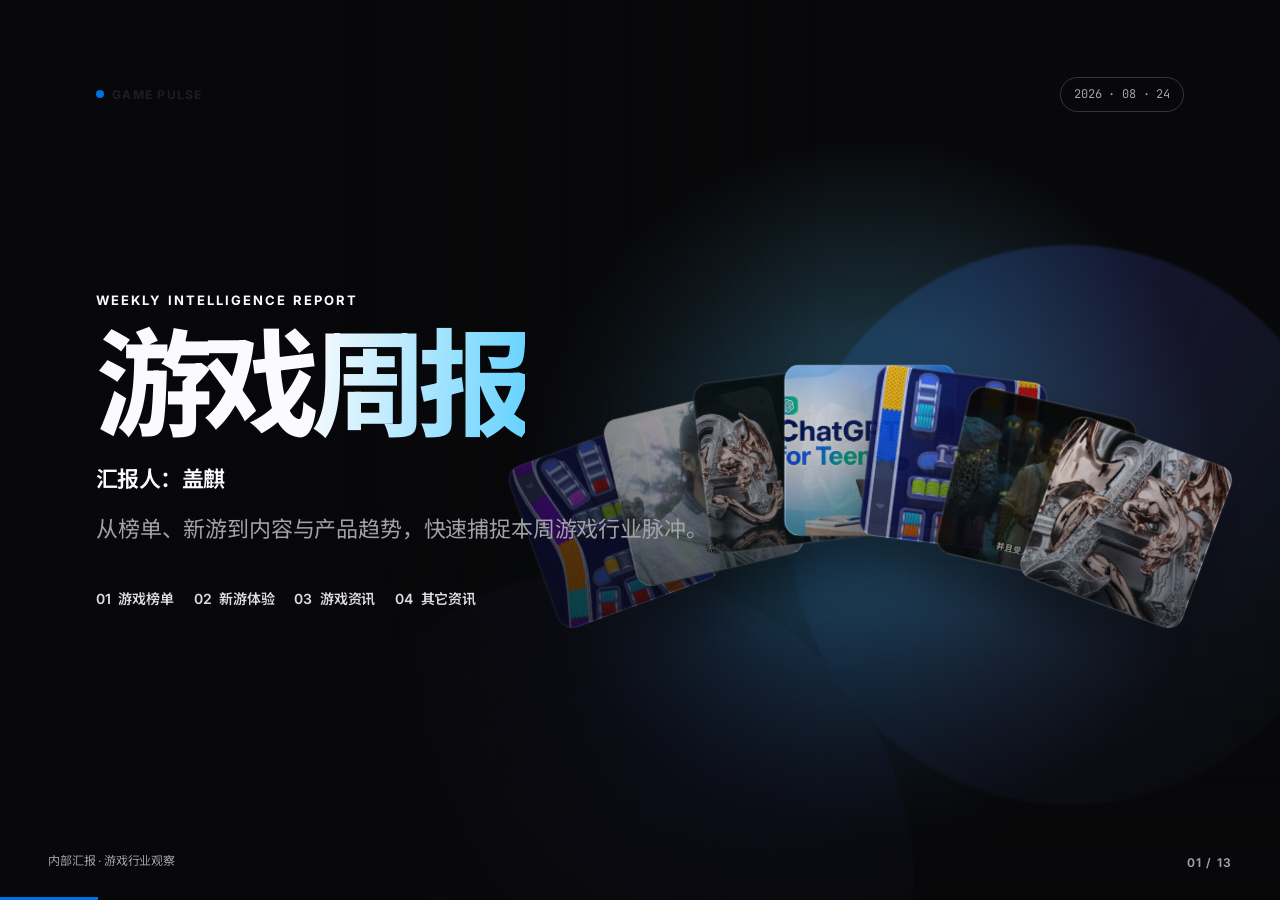
<file: index.html>
<!doctype html>
<html lang="zh-CN">
<head>
  <meta charset="utf-8">
  <meta name="viewport" content="width=device-width, initial-scale=1">
  <title>游戏周报 · 2026.08.24</title>
  <link rel="preload" as="image" href="yarn-01.webp" type="image/webp" fetchpriority="high">
  <link rel="preload" as="image" href="zhongkui-01.webp" type="image/webp" fetchpriority="high">
  <link rel="preload" as="image" href="charizard-ring-01.webp" type="image/webp" fetchpriority="high">
  <link rel="preload" as="image" href="chatgpt-teens.webp" type="image/webp" fetchpriority="high">
  <link rel="preload" as="image" href="yarn-03.webp" type="image/webp" fetchpriority="high">
  <link rel="preload" as="image" href="zhongkui-03.webp" type="image/webp" fetchpriority="high">
  <link rel="preload" as="image" href="charizard-ring-02.webp" type="image/webp" fetchpriority="high">
  <!-- 基于 html-ppt 的 weekly-report 模板重构：极简 Apple keynote 视觉 -->
  <link rel="stylesheet" href="fonts.css">
  <link rel="stylesheet" href="base.css">
  <link rel="stylesheet" href="animations.css">
  <link rel="stylesheet" id="theme-link" href="minimal-white.css">
  <link rel="stylesheet" href="style.css?v=cover-showcase-20">
</head>
<body class="tpl-game-weekly">
  <main class="deck" aria-label="游戏周报">

    <!-- 01 · Cover -->
    <section class="slide cover-slide dark-slide is-active" data-title="游戏周报">
      <div class="cover-orb orb-a" aria-hidden="true"></div>
      <div class="cover-orb orb-b" aria-hidden="true"></div>
      <div class="cover-showcase" aria-hidden="true">
        <div class="cover-showcase-cards">
          <span class="cover-showcase-card" style="--cover-image: url('yarn-01.webp'); --cover-placeholder: url('[data-uri]'); --x: -20vw; --y: 7vh; --rotate: -20deg; --delay: .00s; --order: 1;"></span>
          <span class="cover-showcase-card" style="--cover-image: url('zhongkui-01.webp'); --cover-placeholder: url('[data-uri]'); --x: -13vw; --y: 3vh; --rotate: -13deg; --delay: .055s; --order: 2;"></span>
          <span class="cover-showcase-card" style="--cover-image: url('charizard-ring-01.webp'); --cover-placeholder: url('[data-uri]'); --x: -6.5vw; --y: 0vh; --rotate: -7deg; --delay: .11s; --order: 3;"></span>
          <span class="cover-showcase-card" style="--cover-image: url('chatgpt-teens.webp'); --cover-placeholder: url('[data-uri]'); --x: 0vw; --y: -1vh; --rotate: 0deg; --delay: .165s; --order: 4;"></span>
          <span class="cover-showcase-card" style="--cover-image: url('yarn-03.webp'); --cover-placeholder: url('[data-uri]'); --x: 6.5vw; --y: 0vh; --rotate: 7deg; --delay: .11s; --order: 5;"></span>
          <span class="cover-showcase-card" style="--cover-image: url('zhongkui-03.webp'); --cover-placeholder: url('[data-uri]'); --x: 13vw; --y: 3vh; --rotate: 13deg; --delay: .055s; --order: 6;"></span>
          <span class="cover-showcase-card" style="--cover-image: url('charizard-ring-02.webp'); --cover-placeholder: url('[data-uri]'); --x: 20vw; --y: 7vh; --rotate: 20deg; --delay: .00s; --order: 7;"></span>
        </div>
      </div>
      <div class="cover-top">
        <span class="brand-mark"><i></i>GAME PULSE</span>
        <span class="date-chip">2026 · 08 · 24</span>
      </div>
      <div class="cover-content">
        <p class="eyebrow inverse" data-anim="fade-up">WEEKLY INTELLIGENCE REPORT</p>
        <h1 class="cover-title" data-anim="fade-up">游戏<span>周报</span></h1>
        <p class="cover-reporter" data-anim="fade-up">汇报人：盖麒</p>
        <p class="cover-lede" data-anim="fade-up">从榜单、新游到内容与产品趋势，快速捕捉本周游戏行业脉冲。</p>
        <div class="cover-index" data-anim="fade-up">
          <span>01&nbsp; 游戏榜单</span><span>02&nbsp; 新游体验</span><span>03&nbsp; 游戏资讯</span><span>04&nbsp; 其它资讯</span>
        </div>
      </div>
      <div class="cover-meta">内部汇报 · 游戏行业观察</div>
      <span class="page-count inverse">01 / 13</span>
      <aside class="notes">本周周报覆盖四个部分：榜单表现、新游《Yarn Flow》体验、《黑神话：钟馗》实机公开，以及 IP 商业化和 AI 产品分层两条其它资讯。整份报告重点不在罗列信息，而是提炼可持续跟踪的行业信号。</aside>
    </section>

    <!-- 02 · Agenda -->
    <section class="slide agenda-slide" data-title="本周目录">
      <div class="slide-topline">
        <span class="brand-mark"><i></i>GAME PULSE</span>
        <span class="section-label">WEEKLY REPORT · 08.24</span>
      </div>
      <div class="agenda-intro">
        <p class="eyebrow">THIS WEEK</p>
        <h2 class="h2">四个切面，<br>看见本周游戏脉冲。</h2>
      </div>
      <div class="agenda-grid" data-anim="fade-up">
        <article class="agenda-item active"><span>01</span><div><b>游戏榜单</b><p>总榜、益智解谜、家庭</p></div><em>→</em></article>
        <article class="agenda-item"><span>02</span><div><b>新游体验</b><p>《Yarn Flow》</p></div><em>→</em></article>
        <article class="agenda-item"><span>03</span><div><b>游戏资讯</b><p>《黑神话：钟馗》</p></div><em>→</em></article>
        <article class="agenda-item"><span>04</span><div><b>其它资讯</b><p>IP 商业化与 AI 产品</p></div><em>→</em></article>
      </div>
      <span class="page-count">02 / 13</span>
      <aside class="notes">接下来依次看四个章节。前两部分从移动游戏榜单和一款轻度解谜新游切入；后两部分则关注内容型游戏、成熟 IP 的高端化，以及 AI 产品针对青少年用户的分层设计。</aside>
    </section>

    <!-- 03 · Ranking / Overall -->
    <section class="slide ranking-detail-slide" data-title="01 · 游戏榜单 · 总榜">
      <div class="slide-topline">
        <span class="brand-mark"><i></i>GAME PULSE</span>
        <span class="section-label">01 · 游戏榜单</span>
      </div>
      <div class="rank-focus-heading"><div><p class="eyebrow">RANKING SNAPSHOT · 01</p><h2 class="h2">总榜</h2></div><p>免费 / 付费 / 畅销</p></div>
      <figure class="rank-focus rank-focus--overall" data-anim="fade-up"><img src="ranking-overall.webp" loading="eager" decoding="async" alt="总榜截图"></figure>
      <p class="rank-focus-caption">数据更新时间：08 月 21 日 15:25</p>
      <span class="page-count">03 / 13</span>
      <aside class="notes">总榜单页展示免费、付费和畅销三个维度。当前榜首依次为 Block Out!、Minecraft 与 MONOPOLY GO!。</aside>
    </section>

    <!-- 04 · Ranking / Puzzle -->
    <section class="slide ranking-detail-slide" data-title="01 · 游戏榜单 · 益智解谜">
      <div class="slide-topline">
        <span class="brand-mark"><i></i>GAME PULSE</span>
        <span class="section-label">01 · 游戏榜单</span>
      </div>
      <div class="rank-focus-heading"><div><p class="eyebrow">RANKING SNAPSHOT · 02</p><h2 class="h2">益智解谜</h2></div><p>免费 / 付费 / 畅销</p></div>
      <figure class="rank-focus rank-focus--puzzle" data-anim="fade-up"><img src="ranking-puzzle.webp" loading="eager" decoding="async" alt="益智解谜榜单截图"></figure>
      <p class="rank-focus-caption">数据更新时间：08 月 21 日 15:20</p>
      <span class="page-count">04 / 13</span>
      <aside class="notes">益智解谜赛道中，Block Out! 位列免费榜首，Red’s First Flight 位列付费榜首，Royal Match 位列畅销榜首。整理解谜和长线经营型产品均保持较高存在感。</aside>
    </section>

    <!-- 05 · Ranking / Family -->
    <section class="slide ranking-detail-slide" data-title="01 · 游戏榜单 · 家庭">
      <div class="slide-topline">
        <span class="brand-mark"><i></i>GAME PULSE</span>
        <span class="section-label">01 · 游戏榜单</span>
      </div>
      <div class="rank-focus-heading"><div><p class="eyebrow">RANKING SNAPSHOT · 03</p><h2 class="h2">家庭</h2></div><p>免费 / 付费 / 畅销</p></div>
      <figure class="rank-focus rank-focus--family" data-anim="fade-up"><img src="ranking-family.webp" loading="eager" decoding="async" alt="家庭榜单截图"></figure>
      <p class="rank-focus-caption">数据更新时间：08 月 21 日 15:20</p>
      <span class="page-count">05 / 13</span>
      <aside class="notes">家庭赛道中，MONOPOLY GO! 同时位居免费榜与畅销榜首；付费榜首为 MONOPOLY: The Board Game。桌游 IP 在家庭用户中的持续吸引力仍然明显。</aside>
    </section>

    <!-- 04 · Yarn Flow intro -->
    <section class="slide yarn-showcase" data-title="02 · 新游体验 · Yarn Flow">
      <div class="slide-topline">
        <span class="brand-mark"><i></i>GAME PULSE</span>
        <span class="section-label">02 · 新游体验</span>
      </div>
      <div class="yarn-layout">
        <div class="yarn-copy" data-anim="fade-up">
          <p class="eyebrow">NEW GAME TEST</p>
          <h2 class="h2">《Yarn Flow》</h2>
          <p class="yarn-tagline">毛线 × 传送带<br>一场轻量的顺序解谜。</p>
          <p class="yarn-body">点击不同颜色的毛线卷，让毛线进入轨道并流向对应颜色区域；清空场上所有毛线，即可过关。</p>
          <div class="micro-pills"><span>轻度解谜</span><span>颜色归类</span><span>动态反馈</span></div>
        </div>
        <div class="phone-gallery" data-anim="fade-up">
          <figure class="phone phone-1"><img src="yarn-01.webp" loading="eager" decoding="async" alt="Yarn Flow 关卡界面 1"></figure>
          <figure class="phone phone-2"><img src="yarn-02.webp" loading="eager" decoding="async" alt="Yarn Flow 关卡界面 2"></figure>
          <figure class="phone phone-3"><img src="yarn-03.webp" loading="eager" decoding="async" alt="Yarn Flow 关卡界面 3"></figure>
        </div>
      </div>
      <span class="page-count">06 / 13</span>
      <aside class="notes">《Yarn Flow》的包装非常直观：毛线、颜色和传送带。玩家的目标是把不同颜色的毛线依次送入正确区域，直到场面被清空。它并不依赖复杂规则，优势首先来自题材可识别、反馈流畅、上手门槛低。</aside>
    </section>

    <!-- 05 · Yarn Flow analysis -->
    <section class="slide insight-slide" data-title="Yarn Flow · 体验判断">
      <div class="slide-topline">
        <span class="brand-mark"><i></i>GAME PULSE</span>
        <span class="section-label">02 · 新游体验</span>
      </div>
      <p class="eyebrow">EXPERIENCE JUDGMENT</p>
      <h2 class="h2">真正的策略，来自<br><span class="blue-text">“先点哪一卷”。</span></h2>
      <div class="insight-layout" data-anim="fade-up">
        <div class="mechanics-list">
          <article class="mechanic-card"><span class="mechanic-no">01</span><div><h3>核心操作</h3><p>点击不同颜色的毛线卷，使其进入轨道、流向对应颜色区域。</p></div></article>
          <article class="mechanic-card"><span class="mechanic-no">02</span><div><h3>策略来源</h3><p>点击顺序与防堵塞。过早释放不合适的颜色，会占用轨道或临时空间。</p></div></article>
          <article class="mechanic-card"><span class="mechanic-no">03</span><div><h3>动态反馈</h3><p>毛线流动、颜色归类与传送带动画，使传统 Sort / Jam 的体验更轻、更解压。</p></div></article>
        </div>
        <div class="verdict-card">
          <p class="card-label">体验判断</p>
          <h3>低理解成本，<br>但具备强演示性。</h3>
          <p>玩法底层并不复杂，优势主要来自题材辨识度、流动反馈与“点错一步造成堵塞”的即时后果。</p>
          <div class="verdict-line"></div>
          <p class="card-label">后续值得观察</p>
          <div class="watch-list"><span>关卡复杂度</span><span>障碍扩展</span><span>长线留存</span></div>
        </div>
      </div>
      <span class="page-count">07 / 13</span>
      <aside class="notes">这款产品的核心不是新规则，而是用毛线流动重新包装了顺序解谜。操作简单，但错误顺序会马上产生堵塞，形成自然的策略张力。这种“正确与错误都很可视化”的结构，也天然适合在买量素材中快速传达玩法。</aside>
    </section>

    <!-- 06 · Black Myth news -->
    <section class="slide black-myth-slide dark-slide" data-title="03 · 游戏资讯 · 黑神话：钟馗">
      <div class="slide-topline">
        <span class="brand-mark inverse"><i></i>GAME PULSE</span>
        <span class="section-label inverse">03 · 游戏资讯</span>
      </div>
      <div class="black-myth-heading" data-anim="fade-up">
        <div>
          <p class="eyebrow inverse">GAME NEWS · AUG 20</p>
          <h2 class="h2 inverse">《黑神话：钟馗》<br>公布 <span class="blue-text">15 分钟</span>实机</h2>
        </div>
        <div class="status-note"><b>开发中版本</b><span>项目仍处早期研发阶段<br>发售时间尚未公布</span></div>
      </div>
      <div class="black-myth-gallery" data-anim="fade-up">
        <figure class="myth-frame myth-1"><img src="zhongkui-01.webp" loading="eager" decoding="async" alt="黑神话钟馗人物实机截图"></figure>
        <figure class="myth-frame myth-2"><img src="zhongkui-02.webp" loading="eager" decoding="async" alt="黑神话钟馗战斗实机截图"></figure>
        <figure class="myth-frame myth-3"><img src="zhongkui-03.webp" loading="eager" decoding="async" alt="黑神话钟馗场景实机截图"></figure>
      </div>
      <p class="black-myth-summary">首次较完整展示战斗、关卡流程及部分剧情内容；新作延续中国传统文化与志怪题材方向，同时开始呈现不同于《悟空》的角色、战斗体验与世界观。</p>
      <span class="page-count inverse">08 / 13</span>
      <aside class="notes">8 月 20 日，游戏科学公开了《黑神话：钟馗》约 15 分钟的开发中版本实机。这次内容首次比较完整地展示了战斗、关卡流程和部分剧情。需要强调的是，项目仍在早期研发中，尚未公布发售时间。</aside>
    </section>

    <!-- 07 · Black Myth observation -->
    <section class="slide route-slide" data-title="黑神话 · 行业观察">
      <div class="slide-topline">
        <span class="brand-mark"><i></i>GAME PULSE</span>
        <span class="section-label">03 · 游戏资讯</span>
      </div>
      <p class="eyebrow">INDUSTRY OBSERVATION</p>
      <h2 class="h2">不复制《悟空》，<br>而是扩展新的<span class="blue-text">“黑神话”。</span></h2>
      <div class="route-layout" data-anim="fade-up">
        <div class="route-statement">
          <p>《黑神话：悟空》成功后，游戏科学没有把前作公式化复制，而是尝试在同一品牌下拓展新的题材与体验。</p>
          <div class="route-arrow">→</div>
          <p class="route-small">这份持续高关注，也为国产高品质 PC / 主机游戏的下一阶段提供了市场验证。</p>
        </div>
        <div class="route-cards">
          <article><span>01</span><h3>题材</h3><p>中国传统文化<br>与志怪叙事</p></article>
          <article><span>02</span><h3>体验</h3><p>新角色、新战斗<br>与新世界观</p></article>
          <article class="route-accent"><span>03</span><h3>路径</h3><p>高品质 PC / 主机<br>＋ 中国题材 ＋ 全球发行</p></article>
        </div>
      </div>
      <span class="page-count">09 / 13</span>
      <aside class="notes">行业观察的重点是：游戏科学并没有简单延续《悟空》的角色与故事，而是在“黑神话”品牌下扩展新的中国志怪题材。项目持续受到高度关注，说明高品质 PC / 主机游戏、中国文化题材与全球发行的组合，仍有强市场号召力。</aside>
    </section>

    <!-- 08 · Pokémon -->
    <section class="slide jewelry-slide dark-slide" data-title="04 · 其它资讯 · 宝可梦高级珠宝">
      <div class="slide-topline">
        <span class="brand-mark inverse"><i></i>GAME PULSE</span>
        <span class="section-label inverse">04 · 其它资讯</span>
      </div>
      <div class="jewelry-layout">
        <div class="jewelry-copy" data-anim="fade-up">
          <p class="eyebrow inverse">IP × LUXURY</p>
          <h2 class="h2 inverse">宝可梦 30 周年<br>做了一枚<span class="warm-text">“一件孤品”。</span></h2>
          <p class="jewelry-lede">珠宝艺术家 Philip Gefaell 打造 Ash Charizard Ring，以立体喷火龙作为核心设计，仅制作 1 件。</p>
          <div class="materials"><span>18K 白金</span><span>玫瑰金</span><span>VVS 钻石</span></div>
          <div class="luxury-insight"><p class="card-label inverse">趋势观察</p><p>成熟游戏 / 动漫 IP 的商业化边界，正从服饰、潮玩与联名商品，进一步向高级珠宝与收藏级奢侈品延伸。</p></div>
        </div>
        <div class="ring-gallery" data-anim="fade-up">
          <figure class="ring-main"><img src="charizard-ring-01.webp" loading="eager" decoding="async" alt="喷火龙高级珠宝戒指双视角"></figure>
          <figure class="ring-detail"><img src="charizard-ring-02.webp" loading="eager" decoding="async" alt="喷火龙高级珠宝戒指细节"></figure>
        </div>
      </div>
      <span class="page-count inverse">10 / 13</span>
      <aside class="notes">宝可梦 30 周年周边并非停在传统服饰或潮玩。Philip Gefaell 制作的 Ash Charizard Ring 采用 18K 白金、玫瑰金和 VVS 钻石，只有一件。它体现的是成熟 IP 向高级珠宝和收藏级奢侈品延伸的商业化趋势。</aside>
    </section>

    <!-- 09 · ChatGPT for Teens -->
    <section class="slide teen-slide" data-title="04 · 其它资讯 · ChatGPT for Teens">
      <div class="slide-topline">
        <span class="brand-mark"><i></i>GAME PULSE</span>
        <span class="section-label">04 · 其它资讯</span>
      </div>
      <div class="teen-layout">
        <figure class="teen-visual" data-anim="fade-up"><img src="chatgpt-teens.webp" loading="eager" decoding="async" alt="ChatGPT for Teens 宣传图"></figure>
        <div class="teen-copy" data-anim="fade-up">
          <p class="eyebrow">AI PRODUCT SIGNAL</p>
          <h2 class="h2">ChatGPT<br>for Teens</h2>
          <p class="teen-age">13–17 岁</p>
          <p class="teen-lede">OpenAI 本周正式推出面向青少年的 ChatGPT 版本，强化内容保护，并加入家长控制、Quiet Hours 与学习辅助功能。</p>
          <div class="feature-list"><span>更严格内容保护</span><span>家长控制</span><span>Quiet Hours</span><span>学习辅助</span></div>
        </div>
      </div>
      <div class="teen-trend" data-anim="fade-up"><span>趋势观察</span><p>AI 产品正从“一个产品服务所有用户”，转向按年龄、职业与使用场景进行分层设计。</p></div>
      <span class="page-count">11 / 13</span>
      <aside class="notes">ChatGPT for Teens 面向 13 到 17 岁用户，新增更严格的内容保护、家长控制、Quiet Hours 和学习辅助。随着 AI 进入教育与家庭场景，青少年安全、家长控制和学习辅助，预计会成为头部 AI 产品的重要竞争方向。</aside>
    </section>

    <!-- 10 · Summary -->
    <section class="slide summary-slide" data-title="本周三条信号">
      <div class="slide-topline">
        <span class="brand-mark"><i></i>GAME PULSE</span>
        <span class="section-label">WEEKLY TAKEAWAYS</span>
      </div>
      <p class="eyebrow">SIGNALS, NOT NOISE</p>
      <h2 class="h2">本周值得带走的<br><span class="blue-text">三条信号。</span></h2>
      <div class="summary-grid" data-anim="fade-up">
        <article class="summary-card"><span>01</span><h3>玩法看反馈</h3><p>低理解成本 + 可视化阻塞，仍是轻度解谜做出差异化与买量表达的有效组合。</p><i>Yarn Flow</i></article>
        <article class="summary-card"><span>02</span><h3>内容看格局</h3><p>高品质 PC / 主机、中华文化题材与全球发行的路线，仍能持续凝聚市场注意力。</p><i>黑神话：钟馗</i></article>
        <article class="summary-card summary-dark"><span>03</span><h3>商业化看边界</h3><p>成熟 IP 向高端消费品延展，AI 向年龄与场景分层，产品边界都在向更细处生长。</p><i>Pokémon · ChatGPT</i></article>
      </div>
      <span class="page-count">12 / 13</span>
      <aside class="notes">最后把本周内容收束成三条信号：产品层面看可视化反馈和低理解成本；内容层面看高品质国产主机游戏的题材扩张；商业化和产品层面，则分别体现为 IP 的高端化和 AI 用户分层。</aside>
    </section>

    <!-- 11 · End -->
    <section class="slide end-slide dark-slide" data-title="谢谢">
      <div class="end-orb" aria-hidden="true"></div>
      <div class="end-content" data-anim="fade-up">
        <p class="eyebrow inverse">END OF REPORT</p>
        <h1 class="end-title">Thank you.</h1>
        <p>游戏行业周报 · 2026.08.24</p>
        <div class="end-line"></div>
        <span>Q&amp;A</span>
      </div>
      <span class="page-count inverse">13 / 13</span>
      <aside class="notes">以上是本周游戏行业周报。后续可继续重点跟踪《Yarn Flow》的关卡与留存表现、《黑神话：钟馗》的开发节奏，以及成熟 IP 高端化和 AI 青少年产品分层的后续案例。</aside>
    </section>
  </main>

  <script src="runtime.js?v=image-optim-2"></script>
</body>
</html>
</file>
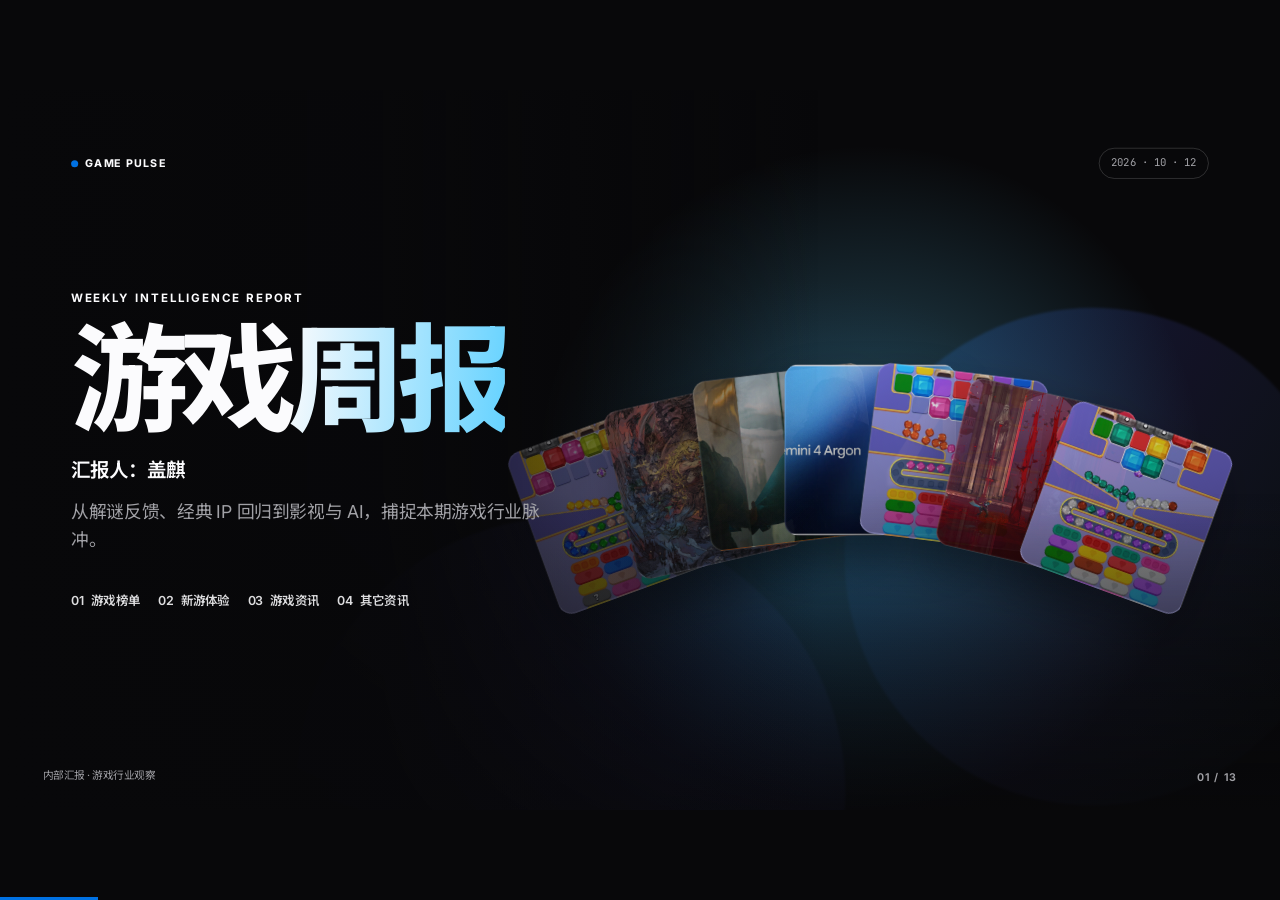
<file: 20261012/index.html>
<!doctype html>
<html lang="zh-CN">
<head>
  <meta charset="utf-8">
  <meta name="viewport" content="width=device-width, initial-scale=1">
  <title>游戏周报 · 2026.10.12</title>
  <link rel="preload" as="image" href="drop-sort-01.webp" fetchpriority="high">
  <link rel="preload" as="image" href="castlevania-01.png" fetchpriority="high">
  <link rel="preload" as="image" href="blade-runner-01.jpg" fetchpriority="high">
  <link rel="preload" as="image" href="gemini-argon.png" fetchpriority="high">
  <link rel="preload" as="image" href="drop-sort-02.webp" fetchpriority="high">
  <link rel="preload" as="image" href="castlevania-02.jpg" fetchpriority="high">
  <link rel="preload" as="image" href="drop-sort-03.webp" fetchpriority="high">
  
  <link rel="stylesheet" href="fonts.css">
  <link rel="stylesheet" href="base.css">
  <link rel="stylesheet" href="animations.css">
  <link rel="stylesheet" id="theme-link" href="minimal-white.css">
  <link rel="stylesheet" href="style.css?v=20261012-1">
  <link rel="stylesheet" href="report.css?v=20261013-2">
  <style>
    .tpl-game-weekly .cover-showcase-card:nth-child(1) { --cover-image: url('drop-sort-01.webp') !important; --cover-placeholder: url('drop-sort-01.webp') !important; }
    .tpl-game-weekly .cover-showcase-card:nth-child(2) { --cover-image: url('castlevania-01.png') !important; --cover-placeholder: url('castlevania-01.png') !important; }
    .tpl-game-weekly .cover-showcase-card:nth-child(3) { --cover-image: url('blade-runner-01.jpg') !important; --cover-placeholder: url('blade-runner-01.jpg') !important; }
    .tpl-game-weekly .cover-showcase-card:nth-child(4) { --cover-image: url('gemini-argon.png') !important; --cover-placeholder: url('gemini-argon.png') !important; }
    .tpl-game-weekly .cover-showcase-card:nth-child(5) { --cover-image: url('drop-sort-02.webp') !important; --cover-placeholder: url('drop-sort-02.webp') !important; }
    .tpl-game-weekly .cover-showcase-card:nth-child(6) { --cover-image: url('castlevania-02.jpg') !important; --cover-placeholder: url('castlevania-02.jpg') !important; }
    .tpl-game-weekly .cover-showcase-card:nth-child(7) { --cover-image: url('drop-sort-03.webp') !important; --cover-placeholder: url('drop-sort-03.webp') !important; }
  </style>
</head>
<body class="tpl-game-weekly">
  <main class="deck" aria-label="游戏周报">

    
    <section class="slide cover-slide dark-slide is-active" data-title="游戏周报">
      <div class="cover-orb orb-a" aria-hidden="true"></div>
      <div class="cover-orb orb-b" aria-hidden="true"></div>
      <div class="cover-showcase" aria-hidden="true">
        <div class="cover-showcase-cards">
          <span class="cover-showcase-card" style="--x: -288px; --y: 57px; --rotate: -20deg; --delay: .00s; --order: 1;"></span>
          <span class="cover-showcase-card" style="--x: -187px; --y: 24px; --rotate: -13deg; --delay: .055s; --order: 2;"></span>
          <span class="cover-showcase-card" style="--x: -94px; --y: 0px; --rotate: -7deg; --delay: .11s; --order: 3;"></span>
          <span class="cover-showcase-card" style="--x: 0px; --y: -8px; --rotate: 0deg; --delay: .165s; --order: 4;"></span>
          <span class="cover-showcase-card" style="--x: 94px; --y: 0px; --rotate: 7deg; --delay: .11s; --order: 5;"></span>
          <span class="cover-showcase-card" style="--x: 187px; --y: 24px; --rotate: 13deg; --delay: .055s; --order: 6;"></span>
          <span class="cover-showcase-card" style="--x: 288px; --y: 57px; --rotate: 20deg; --delay: .00s; --order: 7;"></span>
        </div>
      </div>
      <div class="cover-top">
        <span class="brand-mark"><i></i>GAME PULSE</span>
        <span class="date-chip">2026 · 10 · 12</span>
      </div>
      <div class="cover-content">
        <p class="eyebrow inverse" data-anim="fade-up">WEEKLY INTELLIGENCE REPORT</p>
        <h1 class="cover-title" data-anim="fade-up">游戏<span>周报</span></h1>
        <p class="cover-reporter" data-anim="fade-up">汇报人：盖麒</p>
        <p class="cover-lede" data-anim="fade-up">从解谜反馈、经典 IP 回归到影视与 AI，捕捉本期游戏行业脉冲。</p>
        <div class="cover-index" data-anim="fade-up">
          <span>01&nbsp; 游戏榜单</span><span>02&nbsp; 新游体验</span><span>03&nbsp; 游戏资讯</span><span>04&nbsp; 其它资讯</span>
        </div>
      </div>
      <div class="cover-meta">内部汇报 · 游戏行业观察</div>
      <span class="page-count inverse">01 / 13</span>
      <aside class="notes"><p>本期日期是<strong>2026年10月12日</strong>，依然按榜单、新游、游戏资讯、其它资讯四个部分来讲。先看今天的美国区App Store榜单，再拆解一款宝石传送带解谜；后面关注经典IP的新作品，以及影视和AI的产品节奏。</p><p>这次的主线是<strong>反馈、延续和边界</strong>：轻度玩法怎样做出可见的风险与爽感，成熟IP怎样保留辨识度同时更新体验，AI能力又怎样分阶段进入真实工作。具体新闻和配图都有公开来源，判断部分会和事实分开。接下来先看目录。</p></aside>
    </section>

    
    <section class="slide agenda-slide" data-title="本期目录"><div class="slide-topline"><span class="brand-mark"><i></i>GAME PULSE</span><span class="section-label">WEEKLY REPORT · 10.12</span></div>
<div class="agenda-intro"><p class="eyebrow">THIS WEEK</p><h2 class="h2">四个切面，<br>看见本期游戏风向。</h2></div>
<div class="agenda-grid" data-anim="fade-up">
<article class="agenda-item active"><span>01</span><div><b>游戏榜单</b><p>总榜、益智解谜、家庭</p></div><em>→</em></article>
<article class="agenda-item"><span>02</span><div><b>新游体验</b><p>《Drop Sort Jam》</p></div><em>→</em></article>
<article class="agenda-item"><span>03</span><div><b>游戏资讯</b><p>《恶魔城：Belmont’s Curse》</p></div><em>→</em></article>
<article class="agenda-item"><span>04</span><div><b>其它资讯</b><p>《银翼杀手 2099》与 Gemini 4 Argon</p></div><em>→</em></article>
</div><span class="page-count">02 / 13</span><aside class="notes"><p>四个板块延续之前的顺序。<strong>榜单</strong>看市场上哪些产品仍然有存在感，<strong>新游</strong>看一条具体玩法循环怎样制造决策，<strong>游戏资讯</strong>看成熟品牌怎样续写，<strong>其它资讯</strong>补充影视和AI动态。</p><p>本期新游选择宝石、传送带和颜色归类这一组合，重点放在容量与点击顺序。资讯部分选恶魔城新作的试玩和本周发售窗口，再看银翼杀手剧集预告与Gemini的分阶段开放。最后用三条信号把它们串起来，方便讨论后续值得观察什么。先从三张榜单开始。</p></aside></section>

    
    <section class="slide ranking-detail-slide" data-title="01 · 游戏榜单 · 总榜"><div class="slide-topline"><span class="brand-mark"><i></i>GAME PULSE</span><span class="section-label">01 · 游戏榜单</span></div>
<div class="rank-focus-heading"><div><p class="eyebrow">RANKING SNAPSHOT · 01</p><h2 class="h2">总榜</h2></div><p>免费 / 付费 / 畅销</p></div>
<figure class="rank-focus rank-focus--overall" data-anim="fade-up"><img src="ranking-overall.webp" loading="eager" decoding="async" alt="2026年10月12日美国区iOS总榜免费、付费、畅销前十名"></figure>
<p class="rank-focus-caption">美国区 · iOS · 数据采集：2026 年 10 月 12 日 21:11（北京时间） · <a href="https://itunes.apple.com/us/rss/topfreeapplications/limit=10/genre=6014/json" target="_blank" rel="noopener">Apple RSS ↗</a></p>
<span class="page-count">03 / 13</span><aside class="notes"><p>总榜看的是整个游戏大盘。免费榜更接近近期获取用户的能力，付费榜体现买断产品的吸引力，畅销榜则更适合观察持续商业化。三列表达的是不同维度，不能把它们混成一张销量榜。</p><p>今天这张图的<strong>免费、付费、畅销榜首</strong>依次是 Meowdoku!、Minecraft: Play with Friends!、MONOPOLY GO!。数据来自Apple美国区RSS，每列保留前十名。区域和采集日期已经标在页面上，适合拿来做本期市场观察；跨期比较时也要保持相同口径。</p><p>来源：<a href="https://itunes.apple.com/us/rss/topfreeapplications/limit=10/genre=6014/json" target="_blank" rel="noopener">Apple RSS</a></p></aside></section>

    
    <section class="slide ranking-detail-slide" data-title="01 · 游戏榜单 · 益智解谜"><div class="slide-topline"><span class="brand-mark"><i></i>GAME PULSE</span><span class="section-label">01 · 游戏榜单</span></div>
<div class="rank-focus-heading"><div><p class="eyebrow">RANKING SNAPSHOT · 02</p><h2 class="h2">益智解谜</h2></div><p>免费 / 付费 / 畅销</p></div>
<figure class="rank-focus rank-focus--puzzle" data-anim="fade-up"><img src="ranking-puzzle.webp" loading="eager" decoding="async" alt="2026年10月12日美国区iOS益智解谜免费、付费、畅销前十名"></figure>
<p class="rank-focus-caption">美国区 · iOS · 数据采集：2026 年 10 月 12 日 21:11（北京时间） · <a href="https://itunes.apple.com/us/rss/topfreeapplications/limit=10/genre=7012/json" target="_blank" rel="noopener">Apple RSS ↗</a></p>
<span class="page-count">04 / 13</span><aside class="notes"><p>益智解谜是这份周报最值得持续跟踪的赛道。除了榜首，我们可以留意分类、消除、空间规划等产品出现的密度，再对照本期新游的具体机制。这里展示的是榜单快照，不直接等同于下载量或收入。</p><p>今天这张图的<strong>免费、付费、畅销榜首</strong>依次是 Meowdoku!、Red&#x27;s First Flight、Royal Match。数据来自Apple美国区RSS，每列保留前十名。区域和采集日期已经标在页面上，适合拿来做本期市场观察；跨期比较时也要保持相同口径。</p><p>来源：<a href="https://itunes.apple.com/us/rss/topfreeapplications/limit=10/genre=7012/json" target="_blank" rel="noopener">Apple RSS</a></p></aside></section>

    
    <section class="slide ranking-detail-slide" data-title="01 · 游戏榜单 · 家庭"><div class="slide-topline"><span class="brand-mark"><i></i>GAME PULSE</span><span class="section-label">01 · 游戏榜单</span></div>
<div class="rank-focus-heading"><div><p class="eyebrow">RANKING SNAPSHOT · 03</p><h2 class="h2">家庭</h2></div><p>免费 / 付费 / 畅销</p></div>
<figure class="rank-focus rank-focus--family" data-anim="fade-up"><img src="ranking-family.webp" loading="eager" decoding="async" alt="2026年10月12日美国区iOS家庭免费、付费、畅销前十名"></figure>
<p class="rank-focus-caption">美国区 · iOS · 数据采集：2026 年 10 月 12 日 21:11（北京时间） · <a href="https://itunes.apple.com/us/rss/topfreeapplications/limit=10/genre=7009/json" target="_blank" rel="noopener">Apple RSS ↗</a></p>
<span class="page-count">05 / 13</span><aside class="notes"><p>家庭榜补充轻量娱乐与家庭用户相关产品的观察。桌游IP、多人互动和休闲经营的产品往往有不同的使用场景。看这页时，可以同时关注熟悉品牌的稳定性和新品的可理解程度。</p><p>今天这张图的<strong>免费、付费、畅销榜首</strong>依次是 MONOPOLY GO!、MONOPOLY: The Board Game、MONOPOLY GO!。数据来自Apple美国区RSS，每列保留前十名。区域和采集日期已经标在页面上，适合拿来做本期市场观察；跨期比较时也要保持相同口径。</p><p>来源：<a href="https://itunes.apple.com/us/rss/topfreeapplications/limit=10/genre=7009/json" target="_blank" rel="noopener">Apple RSS</a></p></aside></section>

    
    <section class="slide yarn-showcase" data-title="02 · 新游体验 · Drop Sort Jam"><div class="slide-topline"><span class="brand-mark"><i></i>GAME PULSE</span><span class="section-label">02 · 新游体验</span></div>
<div class="yarn-layout">
<div class="yarn-copy" data-anim="fade-up"><p class="eyebrow">NEW GAME TEST</p><h2 class="h2">《Drop Sort<br>Jam》</h2>
<p class="yarn-tagline">宝石分类 × 传送带<br>一场可见的容量博弈。</p>
<p class="yarn-body">点击释放彩色宝石，让宝石沿传送带进入同色托盘；在传送带装满前清空场地。顺序点对，流动是爽感；颜色点散，轨道就成了压力。</p>
<div class="micro-pills"><span>颜色分类</span><span>传送带</span><span>容量管理</span></div></div>
<div class="phone-gallery" data-anim="fade-up">
<figure class="phone phone-1"><img src="drop-sort-01.webp" loading="eager" decoding="async" alt="Drop Sort Jam 官方商店截图：宝石与传送带"></figure>
<figure class="phone phone-2"><img src="drop-sort-02.webp" loading="eager" decoding="async" alt="Drop Sort Jam 官方商店截图：颜色分类关卡"></figure>
<figure class="phone phone-3"><img src="drop-sort-03.webp" loading="eager" decoding="async" alt="Drop Sort Jam 官方商店截图：层叠宝石关卡"></figure>
</div></div><a class="source-corner" href="https://apps.apple.com/us/app/drop-sort-jam/id6766399887" target="_blank" rel="noopener">来源：App Store 官方介绍与截图 ↗</a><span class="page-count">06 / 13</span><aside class="notes"><p>这款游戏的入口很好理解：<strong>点宝石、走传送带、进同色托盘</strong>。玩家在不断流动的画面里看到整理结果，也能直观看到空间快被占满。宝石的材质、滚动动画和声音，把抽象的颜色匹配包装成了一条可展示的动作链。</p><p>这里根据<strong>官方商店介绍与截图</strong>整理玩法，不把它表述为本周刚刚首发，也不把商店画面当作实际试玩记录。对我们更有参考价值的是包装方式：规则容易解释，错误结果能马上看见。接下来拆开操作、策略和反馈三部分，看容量压力怎样进入决策。</p><p>来源：<a href="https://apps.apple.com/us/app/drop-sort-jam/id6766399887" target="_blank" rel="noopener">App Store</a></p></aside></section>

    
    <section class="slide insight-slide" data-title="Drop Sort Jam · 玩法判断"><div class="slide-topline"><span class="brand-mark"><i></i>GAME PULSE</span><span class="section-label">02 · 新游体验</span></div>
<p class="eyebrow">EXPERIENCE JUDGMENT</p><h2 class="h2">真正的策略，来自<br><span class="blue-text">“先释放什么颜色”。</span></h2>
<div class="insight-layout" data-anim="fade-up"><div class="mechanics-list">
<article class="mechanic-card"><span class="mechanic-no">01</span><div><h3>核心操作</h3><p>点击释放宝石，经传送带流动，匹配同色托盘并逐步清空。</p></div></article>
<article class="mechanic-card"><span class="mechanic-no">02</span><div><h3>策略来源</h3><p>释放顺序与传送带容量；避免无效颜色同时占用有限空间。</p></div></article>
<article class="mechanic-card"><span class="mechanic-no">03</span><div><h3>动态反馈</h3><p>宝石滚动、同色归位与ASMR音效，让成功与堵塞都可视化。</p></div></article></div>
<div class="verdict-card"><p class="card-label">玩法判断</p><h3>规则很轻，<br>压力沿轨道累积。</h3><p>同一条传送带同时承载流动反馈与失败风险。值得观察的是：新增障碍能否让点击顺序持续产生新判断。</p><div class="verdict-line"></div><p class="card-label">后续观察</p><div class="watch-list"><span>容量设计</span><span>颜色依赖</span><span>障碍扩展</span><span>关卡节奏</span></div></div></div>
<a class="source-corner" href="https://apps.apple.com/us/app/drop-sort-jam/id6766399887" target="_blank" rel="noopener">来源：App Store · 机制分析 ↗</a><span class="page-count">07 / 13</span><aside class="notes"><p>这页的判断是：<strong>传送带既是反馈，也是资源</strong>。一次点击放出的颜色如果能顺利归位，画面会连续变干净；如果暂时找不到出口，它就继续占空间。玩家需要看当前能完成什么，再决定先释放什么。</p><p>从设计角度看，这是一种把顺序风险外显的办法，适合短时间展示玩法。后续真正值得测试的是容量曲线、遮挡和颜色依赖能不能带来变化，以及卡住时的补救方式是否影响节奏。<strong>这些是机制推断与待验证项</strong>，没有把广告频次、留存或者商业表现写成已经测过的结论。</p><p>来源：<a href="https://apps.apple.com/us/app/drop-sort-jam/id6766399887" target="_blank" rel="noopener">App Store</a></p></aside></section>

    
    <section class="slide black-myth-slide dark-slide" data-title="03 · 游戏资讯 · 恶魔城新作"><div class="slide-topline"><span class="brand-mark inverse"><i></i>GAME PULSE</span><span class="section-label inverse">03 · 游戏资讯</span></div>
<div class="black-myth-heading" data-anim="fade-up"><div><p class="eyebrow inverse">GAME NEWS · KONAMI</p><h2 class="h2 inverse">《恶魔城》新作<br><span class="blue-text">Belmont’s Curse</span></h2></div>
<div class="status-note"><b>试玩已开放</b><span>10 月 15 日发售<br>2D 动作探索</span></div></div>
<div class="black-myth-gallery" data-anim="fade-up">
<figure class="myth-frame myth-1"><img src="castlevania-01.png" loading="eager" decoding="async" alt="Castlevania Belmont's Curse 官方主视觉"></figure>
<figure class="myth-frame myth-2"><img src="castlevania-02.jpg" loading="eager" decoding="async" alt="Castlevania Belmont's Curse 官方战斗截图一"></figure>
<figure class="myth-frame myth-3"><img src="castlevania-03.jpg" loading="eager" decoding="async" alt="Castlevania Belmont's Curse 官方战斗截图二"></figure></div>
<p class="black-myth-summary">KONAMI、Evil Empire 与 Motion Twin 联合开发。10 月 1 日开放试玩，进度可在同平台、同账号下继承至正式版；本周 10 月 15 日发售。</p>
<a class="source-corner inverse" href="https://www.konami.com/games/eu/en/topics/19339/" target="_blank" rel="noopener">来源：KONAMI 官方 ↗</a><span class="page-count inverse">08 / 13</span><aside class="notes"><p>本期游戏资讯看<strong>恶魔城新作的发售窗口</strong>。KONAMI在10月1日开放试玩，正式版定在10月15日。这里要区分已经发生的试玩开放和即将到来的发售，今天是10月12日，所以不能提前写成已经上市。</p><p>作品由KONAMI、Evil Empire和Motion Twin共同开发，核心仍是2D动作探索。试玩存档继承需要同平台、同账号等条件。对玩家来说，试玩是一次直接接触新作的机会；对品牌来说，则是把熟悉的名称转成实际玩法感受。接下来更关注它如何保留系列气质，并引入新的动作和探索表达。</p><p>来源：<a href="https://www.konami.com/games/eu/en/topics/19339/" target="_blank" rel="noopener">试玩公告</a> · <a href="https://www.konami.com/games/castlevania/belmonts_curse/eu/en/" target="_blank" rel="noopener">游戏官网</a></p></aside></section>

    
    <section class="slide route-slide" data-title="恶魔城 · 行业观察"><div class="slide-topline"><span class="brand-mark"><i></i>GAME PULSE</span><span class="section-label">03 · 游戏资讯</span></div>
<p class="eyebrow">INDUSTRY OBSERVATION</p><h2 class="h2">经典 IP 的回归，<br>靠<span class="blue-text">熟悉感 × 新体验。</span></h2>
<div class="route-layout" data-anim="fade-up"><div class="route-statement"><p>圣鞭、哥特美学与贝尔蒙特家族延续辨识度；更流畅的动作、装备组合与 Arcana 系统，提供新的操作空间。</p><div class="route-arrow">→</div><p class="route-small">观察点：试玩能否让老玩家认出系列，也让新玩家迅速找到探索和战斗的乐趣。</p></div>
<div class="route-cards"><article><span>01</span><h3>品牌</h3><p>系列美学<br>家族与圣鞭</p></article><article><span>02</span><h3>体验</h3><p>动作探索<br>装备与 Arcana</p></article><article class="route-accent"><span>03</span><h3>验证</h3><p>试玩先行<br>存档衔接正式版</p></article></div></div>
<a class="source-corner" href="https://www.konami.com/games/castlevania/belmonts_curse/eu/en/" target="_blank" rel="noopener">来源：KONAMI · 行业分析 ↗</a><span class="page-count">09 / 13</span><aside class="notes"><p>这页提出一个<strong>行业观察</strong>：成熟IP回归，不能只靠名字唤起记忆，还要让玩家在操作里感到作品更新了。系列的圣鞭、家族和哥特气质提供熟悉感；动作流畅度、装备组合与Arcana系统则是新体验的入口。</p><p>这是根据公开信息作出的分析，不预设新作一定成功。实际判断还要看地图探索、战斗反馈和长时间游玩的变化。试玩先行的价值，在于让期待进入可体验的环节；存档衔接也能降低玩家重复投入的成本。值得继续跟踪的是正式版口碑，以及新玩家与系列玩家分别看重哪些体验。</p><p>来源：<a href="https://www.konami.com/games/castlevania/belmonts_curse/eu/en/" target="_blank" rel="noopener">游戏官网</a> · <a href="https://www.konami.com/games/eu/en/topics/19339/" target="_blank" rel="noopener">试玩公告</a></p></aside></section>

    
    <section class="slide jewelry-slide dark-slide" data-title="04 · 其它资讯 · 银翼杀手2099"><div class="slide-topline"><span class="brand-mark inverse"><i></i>GAME PULSE</span><span class="section-label inverse">04 · 其它资讯</span></div>
<div class="jewelry-layout"><div class="jewelry-copy" data-anim="fade-up"><p class="eyebrow inverse">PRIME VIDEO · 影视资讯</p><h2 class="h2 inverse"><span class="warm-text">银翼杀手 2099</span><br>新预告公开</h2>
<p class="jewelry-lede">Prime Video 在 10 月 10 日纽约漫展公开预告，官方页面今天更新。故事设定在《银翼杀手 2049》五十年后，由杨紫琼与 Hunter Schafer 主演。</p>
<div class="materials"><span>11 月 25 日上线</span><span>8 集限定剧</span><span>经典科幻 IP</span></div><div class="luxury-insight"><p class="card-label inverse">关注点</p><p>从电影走向限定剧，经典世界观获得更长篇幅的角色与叙事空间。</p></div></div>
<div class="ring-gallery" data-anim="fade-up"><figure class="ring-main"><img src="blade-runner-01.jpg" loading="eager" decoding="async" alt="银翼杀手2099官方剧照：杨紫琼饰演Olwen"></figure><figure class="ring-detail"><img src="blade-runner-02.jpg" loading="eager" decoding="async" alt="银翼杀手2099官方剧照：Hunter Schafer饰演Cora"></figure></div></div>
<a class="source-corner inverse" href="https://www.aboutamazon.com/news/entertainment/blade-runner-2099-prime-video" target="_blank" rel="noopener">来源：Amazon / Prime Video 官方 ↗</a><span class="page-count inverse">10 / 13</span><aside class="notes"><p>影视部分延续我们对<strong>成熟IP如何继续扩展</strong>的关注。银翼杀手2099在10月10日纽约漫展公开预告，Amazon今天更新官方介绍，八集限定剧将于11月25日在Prime Video上线。故事时间比2049再往后五十年。</p><p>这次从电影转向剧集，值得观察的不是单纯篇幅增加，而是人物关系和世界观是否得到更充分的展开。杨紫琼与Hunter Schafer主演，Ridley Scott参与监制。这些是官方公开信息；预告能否转化为完整剧集的叙事吸引力，还要等上线后才能判断。接下来转到AI，看看能力开放的节奏。</p><p>来源：<a href="https://www.aboutamazon.com/news/entertainment/blade-runner-2099-prime-video" target="_blank" rel="noopener">Amazon 官方</a></p></aside></section>

    
    <section class="slide teen-slide" data-title="04 · 其它资讯 · Gemini4Argon"><div class="slide-topline"><span class="brand-mark"><i></i>GAME PULSE</span><span class="section-label">04 · 其它资讯</span></div>
<div class="teen-layout"><figure class="teen-visual" data-anim="fade-up"><img src="gemini-argon.png" loading="eager" decoding="async" alt="Google Gemini 4 Argon 官方主视觉"></figure>
<div class="teen-copy" data-anim="fade-up"><p class="eyebrow">GOOGLE · AI 资讯</p><h2 class="h2">Gemini 4<br>Argon</h2><p class="teen-age">能力升级，分阶段开放</p><p class="teen-lede">Google 于 10 月 1 日公布新模型，先向受信任的网络防御者开放。重点面向软件工程、企业知识工作和网络安全防御，继续收集测试反馈。</p><div class="feature-list"><span>软件工程</span><span>知识工作</span><span>网络防御</span><span>安全评估</span></div></div></div>
<div class="teen-trend" data-anim="fade-up"><span>关注点</span><p>强能力如何进入真实工作流程，开放节奏与安全边界同样关键。</p></div>
<a class="source-corner" href="https://blog.google/intl/en-mena/company-news/technology/gemini-4-argon-our-next-era-of-frontier-intelligence/" target="_blank" rel="noopener">来源：Google 官方 ↗</a><span class="page-count">11 / 13</span><aside class="notes"><p>AI部分看<strong>Gemini 4 Argon的开放路径</strong>。Google在10月1日公布模型，先交给受信任的网络防御者与测试者，强调软件工程、企业知识工作和网络安全防御这些复杂任务。官方描述的是分阶段扩大访问，不能把它写成所有用户现在都能使用。</p><p>对我们来说，关注点是模型能力进入工作流之后怎样被验证。写出一段代码和完成一项长期任务，要求不同；越涉及真实环境，越需要清楚的权限与评估。这里的判断是：能力与开放节奏需要一起看，后续继续跟踪开发者、企业和消费者的实际可用范围。</p><p>来源：<a href="https://blog.google/intl/en-mena/company-news/technology/gemini-4-argon-our-next-era-of-frontier-intelligence/" target="_blank" rel="noopener">Google 官方</a></p></aside></section>

    
    <section class="slide summary-slide" data-title="本期三条信号"><div class="slide-topline"><span class="brand-mark"><i></i>GAME PULSE</span><span class="section-label">WEEKLY TAKEAWAYS</span></div>
<p class="eyebrow">SIGNALS, NOT NOISE</p><h2 class="h2">本期值得带走的<br><span class="blue-text">三条信号。</span></h2>
<div class="summary-grid" data-anim="fade-up"><article class="summary-card"><span>01</span><h3>玩法看容量</h3><p>宝石流动带来爽感，传送带容量带来风险；点击顺序把轻操作变成可见的决策。</p><i>Drop Sort Jam</i></article>
<article class="summary-card"><span>02</span><h3>内容看延续</h3><p>经典 IP 通过新作品与新载体续写；熟悉的世界观，需要具体的新体验支撑。</p><i>Castlevania · Blade Runner</i></article>
<article class="summary-card summary-dark"><span>03</span><h3>产业看落地</h3><p>AI 进入更长、更复杂的真实任务，能力表现与安全评估共同决定开放节奏。</p><i>Gemini 4 Argon</i></article></div>
<span class="page-count">12 / 13</span><aside class="notes"><p>最后收成<strong>三条观察</strong>。第一，玩法看容量：当流动反馈与资源占用发生在同一个系统里，玩家很容易理解成功，也很容易理解失误。第二，内容看延续：经典品牌要靠具体体验延长生命，无论是动作探索新作，还是从电影转向限定剧。</p><p>第三，产业看落地：AI的专业能力越来越强，但真实任务的验证与开放节奏同样重要。这里不是把几条新闻硬凑成同一结论，而是分别留下一个可以持续跟踪的问题：玩法会不会越玩越有变化，IP有没有提供新的体验，以及模型何时、怎样进入更多人的工作。</p></aside></section>

    
    <section class="slide end-slide dark-slide" data-title="谢谢"><div class="end-orb" aria-hidden="true"></div><div class="end-content" data-anim="fade-up"><p class="eyebrow inverse">END OF REPORT</p><h1 class="end-title">Thank you.</h1><p>游戏行业周报 · 2026.10.12</p><div class="end-line"></div><span>Q&amp;A</span></div><span class="page-count inverse">13 / 13</span><aside class="notes"><p>以上是<strong>2026年10月12日</strong>这期游戏行业周报。今天依然从榜单开始，再看具体玩法、游戏内容和周边产业动态。后续可以重点跟踪三件事：宝石传送带解谜的关卡变化，恶魔城正式版上线后的真实体验，以及AI能力开放到更广范围后的使用反馈。</p><p>如果要继续讨论，我们可以从当前项目最相关的问题切入：怎样把玩法的正确与错误都变得可见，怎样在熟悉题材里提供新体验，以及哪些工具能力适合进入日常流程。公开来源和数据快照都随本期文件保留，方便复查。谢谢，接下来进入问答。</p></aside></section>
  </main>

  <script src="fit.js?v=20261012-1"></script>
  <script src="runtime.js?v=20261012-1"></script>
</body>
</html>
</file>
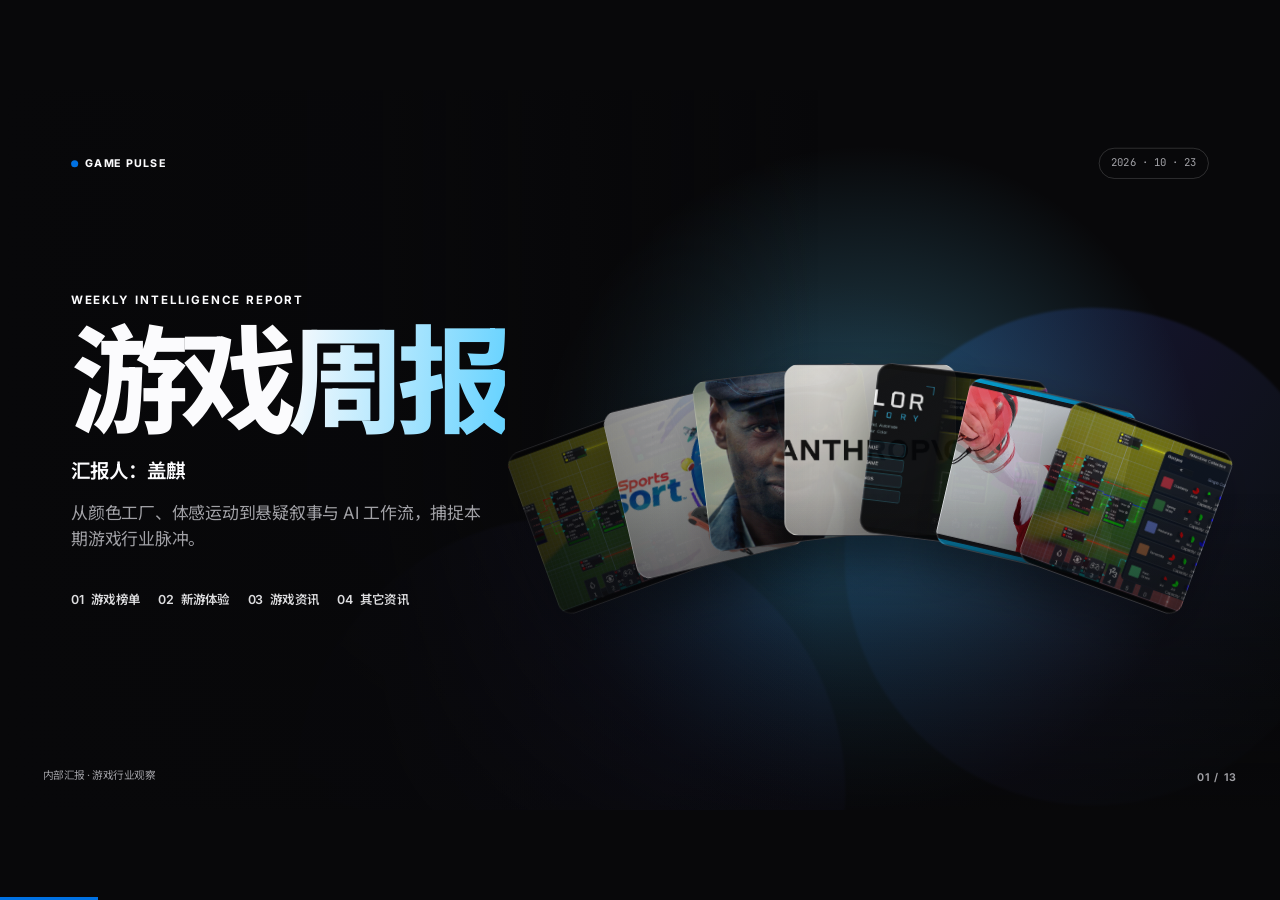
<file: 20261023/index.html>
<!doctype html><html lang="zh-CN"><head><meta charset="utf-8"><meta name="viewport" content="width=device-width, initial-scale=1"><meta name="description" content="盖麒的游戏行业周报 · 2026年10月23日 · 今日榜单、Color Factory、Nintendo Switch Sports Resort、Lupin与Agent Skills"><title>游戏周报 · 盖麒 · 2026.10.23</title><link rel="preload" as="image" href="color-factory-02.jpg"><link rel="preload" as="image" href="sports-01.jpg"><link rel="preload" as="image" href="lupin-01.jpg"><link rel="preload" as="image" href="anthropic.jpg"><link rel="preload" as="image" href="color-factory-01.jpg"><link rel="preload" as="image" href="sports-02.png"><link rel="preload" as="image" href="color-factory-03.jpg"><link rel="stylesheet" href="fonts.css?v=20261023-1"><link rel="stylesheet" href="base.css?v=20261023-1"><link rel="stylesheet" href="animations.css?v=20261023-1"><link rel="stylesheet" href="minimal-white.css?v=20261023-1"><link rel="stylesheet" href="style.css?v=20261023-1"><link rel="stylesheet" href="report.css?v=20261023-1"><link rel="stylesheet" href="issue.css?v=20261023-1"><style>.tpl-game-weekly .cover-showcase-card:nth-child(1){--cover-image:url("color-factory-02.jpg")!important;--cover-placeholder:url("color-factory-02.jpg")!important;}
.tpl-game-weekly .cover-showcase-card:nth-child(2){--cover-image:url("sports-01.jpg")!important;--cover-placeholder:url("sports-01.jpg")!important;}
.tpl-game-weekly .cover-showcase-card:nth-child(3){--cover-image:url("lupin-01.jpg")!important;--cover-placeholder:url("lupin-01.jpg")!important;}
.tpl-game-weekly .cover-showcase-card:nth-child(4){--cover-image:url("anthropic.jpg")!important;--cover-placeholder:url("anthropic.jpg")!important;}
.tpl-game-weekly .cover-showcase-card:nth-child(5){--cover-image:url("color-factory-01.jpg")!important;--cover-placeholder:url("color-factory-01.jpg")!important;}
.tpl-game-weekly .cover-showcase-card:nth-child(6){--cover-image:url("sports-02.png")!important;--cover-placeholder:url("sports-02.png")!important;}
.tpl-game-weekly .cover-showcase-card:nth-child(7){--cover-image:url("color-factory-03.jpg")!important;--cover-placeholder:url("color-factory-03.jpg")!important;}</style></head><body class="tpl-game-weekly"><main class="deck" aria-label="游戏周报"><section class="slide cover-slide dark-slide is-active" data-title="游戏周报">
      <div class="cover-orb orb-a" aria-hidden="true"></div>
      <div class="cover-orb orb-b" aria-hidden="true"></div>
      <div class="cover-showcase" aria-hidden="true">
        <div class="cover-showcase-cards">
          <span class="cover-showcase-card" style="--x: -288px; --y: 57px; --rotate: -20deg; --delay: .00s; --order: 1;"></span>
          <span class="cover-showcase-card" style="--x: -187px; --y: 24px; --rotate: -13deg; --delay: .055s; --order: 2;"></span>
          <span class="cover-showcase-card" style="--x: -94px; --y: 0px; --rotate: -7deg; --delay: .11s; --order: 3;"></span>
          <span class="cover-showcase-card" style="--x: 0px; --y: -8px; --rotate: 0deg; --delay: .165s; --order: 4;"></span>
          <span class="cover-showcase-card" style="--x: 94px; --y: 0px; --rotate: 7deg; --delay: .11s; --order: 5;"></span>
          <span class="cover-showcase-card" style="--x: 187px; --y: 24px; --rotate: 13deg; --delay: .055s; --order: 6;"></span>
          <span class="cover-showcase-card" style="--x: 288px; --y: 57px; --rotate: 20deg; --delay: .00s; --order: 7;"></span>
        </div>
      </div>
      <div class="cover-top">
        <span class="brand-mark"><i></i>GAME PULSE</span>
        <span class="date-chip">2026 · 10 · 23</span>
      </div>
      <div class="cover-content">
        <p class="eyebrow inverse" data-anim="fade-up">WEEKLY INTELLIGENCE REPORT</p>
        <h1 class="cover-title" data-anim="fade-up">游戏<span>周报</span></h1>
        <p class="cover-reporter" data-anim="fade-up">汇报人：盖麒</p>
        <p class="cover-lede" data-anim="fade-up">从颜色工厂、体感运动到悬疑叙事与 AI 工作流，捕捉本期游戏行业脉冲。</p>
        <div class="cover-index" data-anim="fade-up">
          <span>01&nbsp; 游戏榜单</span><span>02&nbsp; 新游体验</span><span>03&nbsp; 游戏资讯</span><span>04&nbsp; 其它资讯</span>
        </div>
      </div>
      <div class="cover-meta">内部汇报 · 游戏行业观察</div>
      <span class="page-count inverse">01 / 13</span>
      <aside class="notes"><p>本期日期是2026年10月23日，沿用榜单、新游、游戏资讯和其它资讯四个栏目。市场部分看今天的美国区iOS榜单；玩法部分看Color Factory的限时扩展试玩；资讯部分看任天堂体感运动新作，以及今天上线的Lupin第四部和Agent Skills的治理变化。</p><p>这次重点讨论三件事：颜色生产如何形成可视化决策，熟悉的体感动作如何延伸出多种玩法，以及团队经验怎样沉淀成可复用的工作流程。事实与分析会分开呈现，公开来源都在对应页保留。</p></aside>
    </section>
<section class="slide agenda-slide" data-title="本期目录"><div class="slide-topline"><span class="brand-mark"><i></i>GAME PULSE</span><span class="section-label">WEEKLY REPORT · 10.23</span></div>
<div class="agenda-intro"><p class="eyebrow">THIS WEEK</p><h2 class="h2">四个切面，<br>看见本期游戏风向。</h2></div>
<div class="agenda-grid" data-anim="fade-up">
<article class="agenda-item active"><span>01</span><div><b>游戏榜单</b><p>总榜、益智解谜、家庭</p></div><em>→</em></article>
<article class="agenda-item"><span>02</span><div><b>新游体验</b><p>Color Factory · 试玩观察</p></div><em>→</em></article>
<article class="agenda-item"><span>03</span><div><b>游戏资讯</b><p>Nintendo Switch Sports Resort</p></div><em>→</em></article>
<article class="agenda-item"><span>04</span><div><b>其它资讯</b><p>Lupin 第四部 · Agent Skills</p></div><em>→</em></article></div>
<span class="page-count">02 / 13</span><aside class="notes"><p>先用三张榜单确认市场快照，再拆一个具体机制，最后看游戏、影视和工具的产品动态。榜单继续保持美国区、iOS、免费与付费及畅销三列的口径，便于和之前的周报对照。</p><p>本期新游体验栏目采用公开资料做机制观察，没有把它写成已完成的个人实测。Color Factory在Steam新品节期间提供特殊试玩，任天堂新作于10月22日发售，Lupin第四部于今天上线。最后一条AI资讯来自10月22日的官方公告。接下来先看今天的榜单。</p></aside></section>
<section class="slide ranking-detail-slide" data-title="01 · 游戏榜单 · 总榜"><div class="slide-topline"><span class="brand-mark"><i></i>GAME PULSE</span><span class="section-label">01 · 游戏榜单</span></div><div class="rank-focus-heading"><div><p class="eyebrow">RANKING SNAPSHOT · 01</p><h2 class="h2">总榜</h2></div><p>免费 / 付费 / 畅销</p></div><div class="chart-board"><div class="chart-column"><h3>免费榜</h3><a class="chart-row" href="https://apps.apple.com/us/app/meowdoku/id6761760135?uo=2" target="_blank" rel="noopener"><b class="rank-no top-three">1</b><img src="[data-uri]" alt="" width="38" height="38"><span class="rank-copy"><strong title="Meowdoku!">Meowdoku!</strong><small title="Oakever Games">Oakever Games</small></span></a><a class="chart-row" href="https://apps.apple.com/us/app/block-out-color-sort-puzzle/id6752672568?uo=2" target="_blank" rel="noopener"><b class="rank-no top-three">2</b><img src="[data-uri]" alt="" width="38" height="38"><span class="rank-copy"><strong title="Block Out! - Color Sort Puzzle">Block Out! - Color Sort Puzzle</strong><small title="Grand Games A.Ş.">Grand Games A.Ş.</small></span></a><a class="chart-row" href="https://apps.apple.com/us/app/magic-sort/id6499209744?uo=2" target="_blank" rel="noopener"><b class="rank-no top-three">3</b><img src="[data-uri]" alt="" width="38" height="38"><span class="rank-copy"><strong title="Magic Sort!">Magic Sort!</strong><small title="Grand Games A.Ş.">Grand Games A.Ş.</small></span></a><a class="chart-row" href="https://apps.apple.com/us/app/vita-mahjong/id6468921495?uo=2" target="_blank" rel="noopener"><b class="rank-no">4</b><img src="[data-uri]" alt="" width="38" height="38"><span class="rank-copy"><strong title="Vita Mahjong">Vita Mahjong</strong><small title="Vita Studio">Vita Studio</small></span></a><a class="chart-row" href="https://apps.apple.com/us/app/sand-blocks-drop-puzzle/id6757140488?uo=2" target="_blank" rel="noopener"><b class="rank-no">5</b><img src="[data-uri]" alt="" width="38" height="38"><span class="rank-copy"><strong title="Sand Blocks: Drop Puzzle">Sand Blocks: Drop Puzzle</strong><small title="Rollic Games">Rollic Games</small></span></a><a class="chart-row" href="https://apps.apple.com/us/app/rotate-rings/id6793924927?uo=2" target="_blank" rel="noopener"><b class="rank-no">6</b><img src="[data-uri]" alt="" width="38" height="38"><span class="rank-copy"><strong title="Rotate Rings">Rotate Rings</strong><small title="Nebula Studio">Nebula Studio</small></span></a><a class="chart-row" href="https://apps.apple.com/us/app/bus-fever-party/id6746743297?uo=2" target="_blank" rel="noopener"><b class="rank-no">7</b><img src="[data-uri]" alt="" width="38" height="38"><span class="rank-copy"><strong title="Bus Fever Party!">Bus Fever Party!</strong><small title="Lumi Games">Lumi Games</small></span></a><a class="chart-row" href="https://apps.apple.com/us/app/colony-flow/id6779167923?uo=2" target="_blank" rel="noopener"><b class="rank-no">8</b><img src="[data-uri]" alt="" width="38" height="38"><span class="rank-copy"><strong title="Colony Flow!">Colony Flow!</strong><small title="ABI GLOBAL LTD.">ABI GLOBAL LTD.</small></span></a><a class="chart-row" href="https://apps.apple.com/us/app/smash-fest/id6748084174?uo=2" target="_blank" rel="noopener"><b class="rank-no">9</b><img src="[data-uri]" alt="" width="38" height="38"><span class="rank-copy"><strong title="Smash Fest!">Smash Fest!</strong><small title="Flow Games Bilisim Yazilim ve Pazarlama Anonim Sirketi">Flow Games Bilisim Yazilim ve Pazarlama Anonim Sirketi</small></span></a><a class="chart-row" href="https://apps.apple.com/us/app/block-blast/id1617391485?uo=2" target="_blank" rel="noopener"><b class="rank-no">10</b><img src="[data-uri]" alt="" width="38" height="38"><span class="rank-copy"><strong title="Block Blast！">Block Blast！</strong><small title="Hungry Studio">Hungry Studio</small></span></a></div><div class="chart-column"><h3>付费榜</h3><a class="chart-row" href="https://apps.apple.com/us/app/minecraft-play-with-friends/id479516143?uo=2" target="_blank" rel="noopener"><b class="rank-no top-three">1</b><img src="[data-uri]" alt="" width="38" height="38"><span class="rank-copy"><strong title="Minecraft: Play with Friends!">Minecraft: Play with Friends!</strong><small title="Mojang">Mojang</small></span></a><a class="chart-row" href="https://apps.apple.com/us/app/heads-up/id623592465?uo=2" target="_blank" rel="noopener"><b class="rank-no top-three">2</b><img src="[data-uri]" alt="" width="38" height="38"><span class="rank-copy"><strong title="Heads Up!">Heads Up!</strong><small title="Warner Bros.">Warner Bros.</small></span></a><a class="chart-row" href="https://apps.apple.com/us/app/geometry-dash/id625334537?uo=2" target="_blank" rel="noopener"><b class="rank-no top-three">3</b><img src="[data-uri]" alt="" width="38" height="38"><span class="rank-copy"><strong title="Geometry Dash">Geometry Dash</strong><small title="RobTop Games AB">RobTop Games AB</small></span></a><a class="chart-row" href="https://apps.apple.com/us/app/one-piece-grand-gourmet/id6771652722?uo=2" target="_blank" rel="noopener"><b class="rank-no">4</b><img src="[data-uri]" alt="" width="38" height="38"><span class="rank-copy"><strong title="ONE PIECE: Grand Gourmet">ONE PIECE: Grand Gourmet</strong><small title="Bandai Namco Entertainment Inc.">Bandai Namco Entertainment Inc.</small></span></a><a class="chart-row" href="https://apps.apple.com/us/app/plague-inc/id525818839?uo=2" target="_blank" rel="noopener"><b class="rank-no">5</b><img src="[data-uri]" alt="" width="38" height="38"><span class="rank-copy"><strong title="Plague Inc.">Plague Inc.</strong><small title="Ndemic Creations">Ndemic Creations</small></span></a><a class="chart-row" href="https://apps.apple.com/us/app/bloons-td-6/id1118115766?uo=2" target="_blank" rel="noopener"><b class="rank-no">6</b><img src="[data-uri]" alt="" width="38" height="38"><span class="rank-copy"><strong title="Bloons TD 6">Bloons TD 6</strong><small title="Ninja Kiwi">Ninja Kiwi</small></span></a><a class="chart-row" href="https://apps.apple.com/us/app/balatro/id6502453075?uo=2" target="_blank" rel="noopener"><b class="rank-no">7</b><img src="[data-uri]" alt="" width="38" height="38"><span class="rank-copy"><strong title="Balatro">Balatro</strong><small title="Playstack Ltd">Playstack Ltd</small></span></a><a class="chart-row" href="https://apps.apple.com/us/app/stardew-valley/id1406710800?uo=2" target="_blank" rel="noopener"><b class="rank-no">8</b><img src="[data-uri]" alt="" width="38" height="38"><span class="rank-copy"><strong title="Stardew Valley">Stardew Valley</strong><small title="ConcernedApe">ConcernedApe</small></span></a><a class="chart-row" href="https://apps.apple.com/us/app/monopoly-the-board-game/id1477966166?uo=2" target="_blank" rel="noopener"><b class="rank-no">9</b><img src="[data-uri]" alt="" width="38" height="38"><span class="rank-copy"><strong title="MONOPOLY: The Board Game">MONOPOLY: The Board Game</strong><small title="Marmalade Game Studio">Marmalade Game Studio</small></span></a><a class="chart-row" href="https://apps.apple.com/us/app/five-nights-at-freddys/id912536422?uo=2" target="_blank" rel="noopener"><b class="rank-no">10</b><img src="[data-uri]" alt="" width="38" height="38"><span class="rank-copy"><strong title="Five Nights at Freddy&#x27;s">Five Nights at Freddy&#x27;s</strong><small title="CLICKTEAM LLC USA">CLICKTEAM LLC USA</small></span></a></div><div class="chart-column"><h3>畅销榜</h3><a class="chart-row" href="https://apps.apple.com/us/app/monopoly-go/id1621328561?uo=2" target="_blank" rel="noopener"><b class="rank-no top-three">1</b><img src="[data-uri]" alt="" width="38" height="38"><span class="rank-copy"><strong title="MONOPOLY GO!">MONOPOLY GO!</strong><small title="Scopely, Inc.">Scopely, Inc.</small></span></a><a class="chart-row" href="https://apps.apple.com/us/app/gossip-harbor-merge-story/id1623318294?uo=2" target="_blank" rel="noopener"><b class="rank-no top-three">2</b><img src="[data-uri]" alt="" width="38" height="38"><span class="rank-copy"><strong title="Gossip Harbor®: Merge &amp; Story">Gossip Harbor®: Merge &amp; Story</strong><small title="Microfun Limited">Microfun Limited</small></span></a><a class="chart-row" href="https://apps.apple.com/us/app/royal-match/id1482155847?uo=2" target="_blank" rel="noopener"><b class="rank-no top-three">3</b><img src="[data-uri]" alt="" width="38" height="38"><span class="rank-copy"><strong title="Royal Match">Royal Match</strong><small title="Dream Games">Dream Games</small></span></a><a class="chart-row" href="https://apps.apple.com/us/app/roblox/id431946152?uo=2" target="_blank" rel="noopener"><b class="rank-no">4</b><img src="[data-uri]" alt="" width="38" height="38"><span class="rank-copy"><strong title="Roblox">Roblox</strong><small title="Roblox Corporation">Roblox Corporation</small></span></a><a class="chart-row" href="https://apps.apple.com/us/app/candy-crush-saga/id553834731?uo=2" target="_blank" rel="noopener"><b class="rank-no">5</b><img src="[data-uri]" alt="" width="38" height="38"><span class="rank-copy"><strong title="Candy Crush Saga">Candy Crush Saga</strong><small title="King">King</small></span></a><a class="chart-row" href="https://apps.apple.com/us/app/royal-kingdom/id1606549505?uo=2" target="_blank" rel="noopener"><b class="rank-no">6</b><img src="[data-uri]" alt="" width="38" height="38"><span class="rank-copy"><strong title="Royal Kingdom">Royal Kingdom</strong><small title="Dream Games">Dream Games</small></span></a><a class="chart-row" href="https://apps.apple.com/us/app/whiteout-survival/id6443575749?uo=2" target="_blank" rel="noopener"><b class="rank-no">7</b><img src="[data-uri]" alt="" width="38" height="38"><span class="rank-copy"><strong title="Whiteout Survival">Whiteout Survival</strong><small title="Century Games Pte. Ltd.">Century Games Pte. Ltd.</small></span></a><a class="chart-row" href="https://apps.apple.com/us/app/kingshot/id6739554056?uo=2" target="_blank" rel="noopener"><b class="rank-no">8</b><img src="[data-uri]" alt="" width="38" height="38"><span class="rank-copy"><strong title="Kingshot">Kingshot</strong><small title="Century Games Pte. Ltd.">Century Games Pte. Ltd.</small></span></a><a class="chart-row" href="https://apps.apple.com/us/app/last-z-survival-shooter/id6503272652?uo=2" target="_blank" rel="noopener"><b class="rank-no">9</b><img src="[data-uri]" alt="" width="38" height="38"><span class="rank-copy"><strong title="Last Z: Survival Shooter">Last Z: Survival Shooter</strong><small title="Omnilojo Pte Ltd">Omnilojo Pte Ltd</small></span></a><a class="chart-row" href="https://apps.apple.com/us/app/toon-blast/id1176027022?uo=2" target="_blank" rel="noopener"><b class="rank-no">10</b><img src="[data-uri]" alt="" width="38" height="38"><span class="rank-copy"><strong title="Toon Blast">Toon Blast</strong><small title="Peak Games">Peak Games</small></span></a></div></div><p class="rank-focus-caption">美国区 · iOS · 2026 年 10 月 23 日 17:38（北京时间） · <a href="https://itunes.apple.com/us/rss/topfreeapplications/limit=10/genre=6014/json" target="_blank" rel="noopener">Apple RSS ↗</a></p><span class="page-count">03 / 13</span><aside class="notes"><p>总榜提供整个游戏市场的横切面。免费榜主要看当下获客与曝光，付费榜看买断吸引力，畅销榜看商业化表现。三者的含义不同，不应混成一张销量排名。</p><p>今天三列榜首依次是：Meowdoku!、Minecraft: Play with Friends!、MONOPOLY GO!。每列保留前十名，并提供商店链接。这里是采集时点的快照，排名会继续变化，跨期比较需要保持相同地区、榜单类型与采集时间。对具体产品作判断时，仍需补充版本、机制和市场数据。</p><p>来源：<a href="https://itunes.apple.com/us/rss/topfreeapplications/limit=10/genre=6014/json" target="_blank" rel="noopener">Apple RSS</a></p></aside></section>
<section class="slide ranking-detail-slide" data-title="01 · 游戏榜单 · 益智解谜"><div class="slide-topline"><span class="brand-mark"><i></i>GAME PULSE</span><span class="section-label">01 · 游戏榜单</span></div><div class="rank-focus-heading"><div><p class="eyebrow">RANKING SNAPSHOT · 02</p><h2 class="h2">益智解谜</h2></div><p>免费 / 付费 / 畅销</p></div><div class="chart-board"><div class="chart-column"><h3>免费榜</h3><a class="chart-row" href="https://apps.apple.com/us/app/meowdoku/id6761760135?uo=2" target="_blank" rel="noopener"><b class="rank-no top-three">1</b><img src="[data-uri]" alt="" width="38" height="38"><span class="rank-copy"><strong title="Meowdoku!">Meowdoku!</strong><small title="Oakever Games">Oakever Games</small></span></a><a class="chart-row" href="https://apps.apple.com/us/app/block-out-color-sort-puzzle/id6752672568?uo=2" target="_blank" rel="noopener"><b class="rank-no top-three">2</b><img src="[data-uri]" alt="" width="38" height="38"><span class="rank-copy"><strong title="Block Out! - Color Sort Puzzle">Block Out! - Color Sort Puzzle</strong><small title="Grand Games A.Ş.">Grand Games A.Ş.</small></span></a><a class="chart-row" href="https://apps.apple.com/us/app/magic-sort/id6499209744?uo=2" target="_blank" rel="noopener"><b class="rank-no top-three">3</b><img src="[data-uri]" alt="" width="38" height="38"><span class="rank-copy"><strong title="Magic Sort!">Magic Sort!</strong><small title="Grand Games A.Ş.">Grand Games A.Ş.</small></span></a><a class="chart-row" href="https://apps.apple.com/us/app/sand-blocks-drop-puzzle/id6757140488?uo=2" target="_blank" rel="noopener"><b class="rank-no">4</b><img src="[data-uri]" alt="" width="38" height="38"><span class="rank-copy"><strong title="Sand Blocks: Drop Puzzle">Sand Blocks: Drop Puzzle</strong><small title="Rollic Games">Rollic Games</small></span></a><a class="chart-row" href="https://apps.apple.com/us/app/rotate-rings/id6793924927?uo=2" target="_blank" rel="noopener"><b class="rank-no">5</b><img src="[data-uri]" alt="" width="38" height="38"><span class="rank-copy"><strong title="Rotate Rings">Rotate Rings</strong><small title="Nebula Studio">Nebula Studio</small></span></a><a class="chart-row" href="https://apps.apple.com/us/app/bus-fever-party/id6746743297?uo=2" target="_blank" rel="noopener"><b class="rank-no">6</b><img src="[data-uri]" alt="" width="38" height="38"><span class="rank-copy"><strong title="Bus Fever Party!">Bus Fever Party!</strong><small title="Lumi Games">Lumi Games</small></span></a><a class="chart-row" href="https://apps.apple.com/us/app/colony-flow/id6779167923?uo=2" target="_blank" rel="noopener"><b class="rank-no">7</b><img src="[data-uri]" alt="" width="38" height="38"><span class="rank-copy"><strong title="Colony Flow!">Colony Flow!</strong><small title="ABI GLOBAL LTD.">ABI GLOBAL LTD.</small></span></a><a class="chart-row" href="https://apps.apple.com/us/app/block-blast/id1617391485?uo=2" target="_blank" rel="noopener"><b class="rank-no">8</b><img src="[data-uri]" alt="" width="38" height="38"><span class="rank-copy"><strong title="Block Blast！">Block Blast！</strong><small title="Hungry Studio">Hungry Studio</small></span></a><a class="chart-row" href="https://apps.apple.com/us/app/cubeaway-3dpuzzle/id6760325543?uo=2" target="_blank" rel="noopener"><b class="rank-no">9</b><img src="[data-uri]" alt="" width="38" height="38"><span class="rank-copy"><strong title="CubeAway - 3DPuzzle">CubeAway - 3DPuzzle</strong><small title="GOODROID,Inc.">GOODROID,Inc.</small></span></a><a class="chart-row" href="https://apps.apple.com/us/app/bus-traffic-fever/id6759763476?uo=2" target="_blank" rel="noopener"><b class="rank-no">10</b><img src="[data-uri]" alt="" width="38" height="38"><span class="rank-copy"><strong title="Bus Traffic Fever!">Bus Traffic Fever!</strong><small title="GOODROID,Inc.">GOODROID,Inc.</small></span></a></div><div class="chart-column"><h3>付费榜</h3><a class="chart-row" href="https://apps.apple.com/us/app/reds-first-flight/id1596736236?uo=2" target="_blank" rel="noopener"><b class="rank-no top-three">1</b><img src="[data-uri]" alt="" width="38" height="38"><span class="rank-copy"><strong title="Red&#x27;s First Flight">Red&#x27;s First Flight</strong><small title="Rovio Entertainment Oyj">Rovio Entertainment Oyj</small></span></a><a class="chart-row" href="https://apps.apple.com/us/app/the-house-of-tesla/id1252260233?uo=2" target="_blank" rel="noopener"><b class="rank-no top-three">2</b><img src="[data-uri]" alt="" width="38" height="38"><span class="rank-copy"><strong title="The House of Tesla">The House of Tesla</strong><small title="Blue Brain Games">Blue Brain Games</small></span></a><a class="chart-row" href="https://apps.apple.com/us/app/the-past-within/id1642601792?uo=2" target="_blank" rel="noopener"><b class="rank-no top-three">3</b><img src="[data-uri]" alt="" width="38" height="38"><span class="rank-copy"><strong title="The Past Within">The Past Within</strong><small title="Rusty Lake">Rusty Lake</small></span></a><a class="chart-row" href="https://apps.apple.com/us/app/servant-of-the-lake/id6748751735?uo=2" target="_blank" rel="noopener"><b class="rank-no">4</b><img src="[data-uri]" alt="" width="38" height="38"><span class="rank-copy"><strong title="Servant of the Lake">Servant of the Lake</strong><small title="Rusty Lake">Rusty Lake</small></span></a><a class="chart-row" href="https://apps.apple.com/us/app/wheres-my-water/id449735650?uo=2" target="_blank" rel="noopener"><b class="rank-no">5</b><img src="[data-uri]" alt="" width="38" height="38"><span class="rank-copy"><strong title="Where&#x27;s My Water?">Where&#x27;s My Water?</strong><small title="Disney">Disney</small></span></a><a class="chart-row" href="https://apps.apple.com/us/app/codenames/id1055650930?uo=2" target="_blank" rel="noopener"><b class="rank-no">6</b><img src="[data-uri]" alt="" width="38" height="38"><span class="rank-copy"><strong title="Codenames">Codenames</strong><small title="CGE Digital s.r.o.">CGE Digital s.r.o.</small></span></a><a class="chart-row" href="https://apps.apple.com/us/app/monument-valley/id728293409?uo=2" target="_blank" rel="noopener"><b class="rank-no">7</b><img src="[data-uri]" alt="" width="38" height="38"><span class="rank-copy"><strong title="Monument Valley">Monument Valley</strong><small title="ustwo games">ustwo games</small></span></a><a class="chart-row" href="https://apps.apple.com/us/app/a-little-to-the-left-drawers/id6738784092?uo=2" target="_blank" rel="noopener"><b class="rank-no">8</b><img src="[data-uri]" alt="" width="38" height="38"><span class="rank-copy"><strong title="A Little to the Left: Drawers">A Little to the Left: Drawers</strong><small title="Secret Mode">Secret Mode</small></span></a><a class="chart-row" href="https://apps.apple.com/us/app/purple-place-classic-games/id1461751938?uo=2" target="_blank" rel="noopener"><b class="rank-no">9</b><img src="[data-uri]" alt="" width="38" height="38"><span class="rank-copy"><strong title="Purple Place - Classic Games">Purple Place - Classic Games</strong><small title="Semyon Popov">Semyon Popov</small></span></a><a class="chart-row" href="https://apps.apple.com/us/app/poppy-playtime-chapter-1/id1610947489?uo=2" target="_blank" rel="noopener"><b class="rank-no">10</b><img src="[data-uri]" alt="" width="38" height="38"><span class="rank-copy"><strong title="Poppy Playtime Chapter 1">Poppy Playtime Chapter 1</strong><small title="Mob Entertainment, Inc">Mob Entertainment, Inc</small></span></a></div><div class="chart-column"><h3>畅销榜</h3><a class="chart-row" href="https://apps.apple.com/us/app/gossip-harbor-merge-story/id1623318294?uo=2" target="_blank" rel="noopener"><b class="rank-no top-three">1</b><img src="[data-uri]" alt="" width="38" height="38"><span class="rank-copy"><strong title="Gossip Harbor®: Merge &amp; Story">Gossip Harbor®: Merge &amp; Story</strong><small title="Microfun Limited">Microfun Limited</small></span></a><a class="chart-row" href="https://apps.apple.com/us/app/royal-match/id1482155847?uo=2" target="_blank" rel="noopener"><b class="rank-no top-three">2</b><img src="[data-uri]" alt="" width="38" height="38"><span class="rank-copy"><strong title="Royal Match">Royal Match</strong><small title="Dream Games">Dream Games</small></span></a><a class="chart-row" href="https://apps.apple.com/us/app/candy-crush-saga/id553834731?uo=2" target="_blank" rel="noopener"><b class="rank-no top-three">3</b><img src="[data-uri]" alt="" width="38" height="38"><span class="rank-copy"><strong title="Candy Crush Saga">Candy Crush Saga</strong><small title="King">King</small></span></a><a class="chart-row" href="https://apps.apple.com/us/app/royal-kingdom/id1606549505?uo=2" target="_blank" rel="noopener"><b class="rank-no">4</b><img src="[data-uri]" alt="" width="38" height="38"><span class="rank-copy"><strong title="Royal Kingdom">Royal Kingdom</strong><small title="Dream Games">Dream Games</small></span></a><a class="chart-row" href="https://apps.apple.com/us/app/toon-blast/id1176027022?uo=2" target="_blank" rel="noopener"><b class="rank-no">5</b><img src="[data-uri]" alt="" width="38" height="38"><span class="rank-copy"><strong title="Toon Blast">Toon Blast</strong><small title="Peak Games">Peak Games</small></span></a><a class="chart-row" href="https://apps.apple.com/us/app/gardenscapes/id1105855019?uo=2" target="_blank" rel="noopener"><b class="rank-no">6</b><img src="[data-uri]" alt="" width="38" height="38"><span class="rank-copy"><strong title="Gardenscapes">Gardenscapes</strong><small title="Playrix">Playrix</small></span></a><a class="chart-row" href="https://apps.apple.com/us/app/township/id638689075?uo=2" target="_blank" rel="noopener"><b class="rank-no">7</b><img src="[data-uri]" alt="" width="38" height="38"><span class="rank-copy"><strong title="Township">Township</strong><small title="Playrix">Playrix</small></span></a><a class="chart-row" href="https://apps.apple.com/us/app/tasty-travels-merge-game/id6471045672?uo=2" target="_blank" rel="noopener"><b class="rank-no">8</b><img src="[data-uri]" alt="" width="38" height="38"><span class="rank-copy"><strong title="Tasty Travels: Merge Game">Tasty Travels: Merge Game</strong><small title="Century Games Pte. Ltd.">Century Games Pte. Ltd.</small></span></a><a class="chart-row" href="https://apps.apple.com/us/app/match-factory/id6449094229?uo=2" target="_blank" rel="noopener"><b class="rank-no">9</b><img src="[data-uri]" alt="" width="38" height="38"><span class="rank-copy"><strong title="Match Factory!">Match Factory!</strong><small title="Peak Games">Peak Games</small></span></a><a class="chart-row" href="https://apps.apple.com/us/app/block-out-color-sort-puzzle/id6752672568?uo=2" target="_blank" rel="noopener"><b class="rank-no">10</b><img src="[data-uri]" alt="" width="38" height="38"><span class="rank-copy"><strong title="Block Out! - Color Sort Puzzle">Block Out! - Color Sort Puzzle</strong><small title="Grand Games A.Ş.">Grand Games A.Ş.</small></span></a></div></div><p class="rank-focus-caption">美国区 · iOS · 2026 年 10 月 23 日 17:38（北京时间） · <a href="https://itunes.apple.com/us/rss/topfreeapplications/limit=10/genre=7012/json" target="_blank" rel="noopener">Apple RSS ↗</a></p><span class="page-count">04 / 13</span><aside class="notes"><p>益智解谜榜和本期颜色工厂的玩法分析可以互相参照。我们关注颜色、空间与顺序这些规则怎样形成不同体验，但不能仅凭名次推断下载量、收入或留存。</p><p>今天三列榜首依次是：Meowdoku!、Red&#x27;s First Flight、Gossip Harbor®: Merge &amp; Story。每列保留前十名，并提供商店链接。这里是采集时点的快照，排名会继续变化，跨期比较需要保持相同地区、榜单类型与采集时间。对具体产品作判断时，仍需补充版本、机制和市场数据。</p><p>来源：<a href="https://itunes.apple.com/us/rss/topfreeapplications/limit=10/genre=7012/json" target="_blank" rel="noopener">Apple RSS</a></p></aside></section>
<section class="slide ranking-detail-slide" data-title="01 · 游戏榜单 · 家庭"><div class="slide-topline"><span class="brand-mark"><i></i>GAME PULSE</span><span class="section-label">01 · 游戏榜单</span></div><div class="rank-focus-heading"><div><p class="eyebrow">RANKING SNAPSHOT · 03</p><h2 class="h2">家庭</h2></div><p>免费 / 付费 / 畅销</p></div><div class="chart-board"><div class="chart-column"><h3>免费榜</h3><a class="chart-row" href="https://apps.apple.com/us/app/monopoly-go/id1621328561?uo=2" target="_blank" rel="noopener"><b class="rank-no top-three">1</b><img src="[data-uri]" alt="" width="38" height="38"><span class="rank-copy"><strong title="MONOPOLY GO!">MONOPOLY GO!</strong><small title="Scopely, Inc.">Scopely, Inc.</small></span></a><a class="chart-row" href="https://apps.apple.com/us/app/imposter-game-party-edition/id6745120053?uo=2" target="_blank" rel="noopener"><b class="rank-no top-three">2</b><img src="[data-uri]" alt="" width="38" height="38"><span class="rank-copy"><strong title="Imposter Game - Party Edition">Imposter Game - Party Edition</strong><small title="Sven Vucak">Sven Vucak</small></span></a><a class="chart-row" href="https://apps.apple.com/us/app/uno/id1344700142?uo=2" target="_blank" rel="noopener"><b class="rank-no top-three">3</b><img src="[data-uri]" alt="" width="38" height="38"><span class="rank-copy"><strong title="UNO!™">UNO!™</strong><small title="Mattel Game Studios HK Limited">Mattel Game Studios HK Limited</small></span></a><a class="chart-row" href="https://apps.apple.com/us/app/2-player-games-offline-games/id1465731199?uo=2" target="_blank" rel="noopener"><b class="rank-no">4</b><img src="[data-uri]" alt="" width="38" height="38"><span class="rank-copy"><strong title="2 Player Games : Offline Games">2 Player Games : Offline Games</strong><small title="Moreno Maio">Moreno Maio</small></span></a><a class="chart-row" href="https://apps.apple.com/us/app/magic-level-9-tap-piano-game/id1446874445?uo=2" target="_blank" rel="noopener"><b class="rank-no">5</b><img src="[data-uri]" alt="" width="38" height="38"><span class="rank-copy"><strong title="Magic Level 9: Tap Piano Game">Magic Level 9: Tap Piano Game</strong><small title="Kim Nguyen">Kim Nguyen</small></span></a><a class="chart-row" href="https://apps.apple.com/us/app/charades-guess-game-guessly/id6473058122?uo=2" target="_blank" rel="noopener"><b class="rank-no">6</b><img src="[data-uri]" alt="" width="38" height="38"><span class="rank-copy"><strong title="Charades Guess Game · Guessly">Charades Guess Game · Guessly</strong><small title="smak apps">smak apps</small></span></a><a class="chart-row" href="https://apps.apple.com/us/app/classic-solitaire-calm-cards/id6813372270?uo=2" target="_blank" rel="noopener"><b class="rank-no">7</b><img src="[data-uri]" alt="" width="38" height="38"><span class="rank-copy"><strong title="Classic Solitaire: Calm Cards">Classic Solitaire: Calm Cards</strong><small title="CO AND EF LIMITED">CO AND EF LIMITED</small></span></a><a class="chart-row" href="https://apps.apple.com/us/app/hay-day/id506627515?uo=2" target="_blank" rel="noopener"><b class="rank-no">8</b><img src="[data-uri]" alt="" width="38" height="38"><span class="rank-copy"><strong title="Hay Day">Hay Day</strong><small title="Supercell">Supercell</small></span></a><a class="chart-row" href="https://apps.apple.com/us/app/quiz-iq-test-triviascapes/id6468810871?uo=2" target="_blank" rel="noopener"><b class="rank-no">9</b><img src="[data-uri]" alt="" width="38" height="38"><span class="rank-copy"><strong title="Quiz &amp; IQ test: Triviascapes">Quiz &amp; IQ test: Triviascapes</strong><small title="MNO GO APPS LTD">MNO GO APPS LTD</small></span></a><a class="chart-row" href="https://apps.apple.com/us/app/trivia-crack-brain-quiz-games/id651510680?uo=2" target="_blank" rel="noopener"><b class="rank-no">10</b><img src="[data-uri]" alt="" width="38" height="38"><span class="rank-copy"><strong title="Trivia Crack: Brain Quiz Games">Trivia Crack: Brain Quiz Games</strong><small title="Etermax">Etermax</small></span></a></div><div class="chart-column"><h3>付费榜</h3><a class="chart-row" href="https://apps.apple.com/us/app/monopoly-the-board-game/id1477966166?uo=2" target="_blank" rel="noopener"><b class="rank-no top-three">1</b><img src="[data-uri]" alt="" width="38" height="38"><span class="rank-copy"><strong title="MONOPOLY: The Board Game">MONOPOLY: The Board Game</strong><small title="Marmalade Game Studio">Marmalade Game Studio</small></span></a><a class="chart-row" href="https://apps.apple.com/us/app/incredibox/id1093131935?uo=2" target="_blank" rel="noopener"><b class="rank-no top-three">2</b><img src="[data-uri]" alt="" width="38" height="38"><span class="rank-copy"><strong title="Incredibox">Incredibox</strong><small title="So Far So Good">So Far So Good</small></span></a><a class="chart-row" href="https://apps.apple.com/us/app/pou/id575154654?uo=2" target="_blank" rel="noopener"><b class="rank-no top-three">3</b><img src="[data-uri]" alt="" width="38" height="38"><span class="rank-copy"><strong title="Pou">Pou</strong><small title="Zakeh Limited">Zakeh Limited</small></span></a><a class="chart-row" href="https://apps.apple.com/us/app/ticket-to-ride/id6463616555?uo=2" target="_blank" rel="noopener"><b class="rank-no">4</b><img src="[data-uri]" alt="" width="38" height="38"><span class="rank-copy"><strong title="Ticket to Ride®">Ticket to Ride®</strong><small title="Marmalade Game Studio">Marmalade Game Studio</small></span></a><a class="chart-row" href="https://apps.apple.com/us/app/wheres-my-water/id449735650?uo=2" target="_blank" rel="noopener"><b class="rank-no">5</b><img src="[data-uri]" alt="" width="38" height="38"><span class="rank-copy"><strong title="Where&#x27;s My Water?">Where&#x27;s My Water?</strong><small title="Disney">Disney</small></span></a><a class="chart-row" href="https://apps.apple.com/us/app/animal-crossing-pocket-camp-c/id6547834967?uo=2" target="_blank" rel="noopener"><b class="rank-no">6</b><img src="[data-uri]" alt="" width="38" height="38"><span class="rank-copy"><strong title="Animal Crossing: Pocket Camp C">Animal Crossing: Pocket Camp C</strong><small title="Nintendo Co., Ltd.">Nintendo Co., Ltd.</small></span></a><a class="chart-row" href="https://apps.apple.com/us/app/the-game-of-life-2/id1512751689?uo=2" target="_blank" rel="noopener"><b class="rank-no">7</b><img src="[data-uri]" alt="" width="38" height="38"><span class="rank-copy"><strong title="The Game of Life 2">The Game of Life 2</strong><small title="Marmalade Game Studio">Marmalade Game Studio</small></span></a><a class="chart-row" href="https://apps.apple.com/us/app/backyard-baseball-01/id6740349587?uo=2" target="_blank" rel="noopener"><b class="rank-no">8</b><img src="[data-uri]" alt="" width="38" height="38"><span class="rank-copy"><strong title="Backyard Baseball &#x27;01">Backyard Baseball &#x27;01</strong><small title="Playground Productions LLC">Playground Productions LLC</small></span></a><a class="chart-row" href="https://apps.apple.com/us/app/the-game-of-life/id1117405948?uo=2" target="_blank" rel="noopener"><b class="rank-no">9</b><img src="[data-uri]" alt="" width="38" height="38"><span class="rank-copy"><strong title="The Game of Life">The Game of Life</strong><small title="Marmalade Game Studio">Marmalade Game Studio</small></span></a><a class="chart-row" href="https://apps.apple.com/us/app/farming-usa-2/id1179462965?uo=2" target="_blank" rel="noopener"><b class="rank-no">10</b><img src="[data-uri]" alt="" width="38" height="38"><span class="rank-copy"><strong title="Farming USA 2">Farming USA 2</strong><small title="Bowen Games LLC">Bowen Games LLC</small></span></a></div><div class="chart-column"><h3>畅销榜</h3><a class="chart-row" href="https://apps.apple.com/us/app/monopoly-go/id1621328561?uo=2" target="_blank" rel="noopener"><b class="rank-no top-three">1</b><img src="[data-uri]" alt="" width="38" height="38"><span class="rank-copy"><strong title="MONOPOLY GO!">MONOPOLY GO!</strong><small title="Scopely, Inc.">Scopely, Inc.</small></span></a><a class="chart-row" href="https://apps.apple.com/us/app/hay-day/id506627515?uo=2" target="_blank" rel="noopener"><b class="rank-no top-three">2</b><img src="[data-uri]" alt="" width="38" height="38"><span class="rank-copy"><strong title="Hay Day">Hay Day</strong><small title="Supercell">Supercell</small></span></a><a class="chart-row" href="https://apps.apple.com/us/app/yahtzee-with-buddies-dice/id1206967173?uo=2" target="_blank" rel="noopener"><b class="rank-no top-three">3</b><img src="[data-uri]" alt="" width="38" height="38"><span class="rank-copy"><strong title="Yahtzee® with Buddies Dice">Yahtzee® with Buddies Dice</strong><small title="Scopely, Inc.">Scopely, Inc.</small></span></a><a class="chart-row" href="https://apps.apple.com/us/app/sort-express/id6739867121?uo=2" target="_blank" rel="noopener"><b class="rank-no">4</b><img src="[data-uri]" alt="" width="38" height="38"><span class="rank-copy"><strong title="Sort Express!">Sort Express!</strong><small title="Circle Games">Circle Games</small></span></a><a class="chart-row" href="https://apps.apple.com/us/app/merge-dragons/id1208952944?uo=2" target="_blank" rel="noopener"><b class="rank-no">5</b><img src="[data-uri]" alt="" width="38" height="38"><span class="rank-copy"><strong title="Merge Dragons!">Merge Dragons!</strong><small title="Gram Games">Gram Games</small></span></a><a class="chart-row" href="https://apps.apple.com/us/app/toptop-games-party/id6748342498?uo=2" target="_blank" rel="noopener"><b class="rank-no">6</b><img src="[data-uri]" alt="" width="38" height="38"><span class="rank-copy"><strong title="TopTop: Games &amp; Party">TopTop: Games &amp; Party</strong><small title="MX INNOVATION PTE. LTD.">MX INNOVATION PTE. LTD.</small></span></a><a class="chart-row" href="https://apps.apple.com/us/app/matchington-mansion/id1216575026?uo=2" target="_blank" rel="noopener"><b class="rank-no">7</b><img src="[data-uri]" alt="" width="38" height="38"><span class="rank-copy"><strong title="Matchington Mansion">Matchington Mansion</strong><small title="Magic Tavern, Inc.">Magic Tavern, Inc.</small></span></a><a class="chart-row" href="https://apps.apple.com/us/app/ludo-star/id1198143062?uo=2" target="_blank" rel="noopener"><b class="rank-no">8</b><img src="[data-uri]" alt="" width="38" height="38"><span class="rank-copy"><strong title="Ludo STAR">Ludo STAR</strong><small title="Gameberry Labs">Gameberry Labs</small></span></a><a class="chart-row" href="https://apps.apple.com/us/app/heartopia/id6746151928?uo=2" target="_blank" rel="noopener"><b class="rank-no">9</b><img src="[data-uri]" alt="" width="38" height="38"><span class="rank-copy"><strong title="Heartopia">Heartopia</strong><small title="XD Entertainment Co., Ltd.">XD Entertainment Co., Ltd.</small></span></a><a class="chart-row" href="https://apps.apple.com/us/app/uno/id1344700142?uo=2" target="_blank" rel="noopener"><b class="rank-no">10</b><img src="[data-uri]" alt="" width="38" height="38"><span class="rank-copy"><strong title="UNO!™">UNO!™</strong><small title="Mattel Game Studios HK Limited">Mattel Game Studios HK Limited</small></span></a></div></div><p class="rank-focus-caption">美国区 · iOS · 2026 年 10 月 23 日 17:38（北京时间） · <a href="https://itunes.apple.com/us/rss/topfreeapplications/limit=10/genre=7009/json" target="_blank" rel="noopener">Apple RSS ↗</a></p><span class="page-count">05 / 13</span><aside class="notes"><p>家庭榜补充桌游、派对与轻量娱乐等场景。这里的产品覆盖不同年龄与使用方式，适合观察熟悉IP和易理解规则的组合，不等同于对所有家庭用户偏好的抽样调查。</p><p>今天三列榜首依次是：MONOPOLY GO!、MONOPOLY: The Board Game、MONOPOLY GO!。每列保留前十名，并提供商店链接。这里是采集时点的快照，排名会继续变化，跨期比较需要保持相同地区、榜单类型与采集时间。对具体产品作判断时，仍需补充版本、机制和市场数据。</p><p>来源：<a href="https://itunes.apple.com/us/rss/topfreeapplications/limit=10/genre=7009/json" target="_blank" rel="noopener">Apple RSS</a></p></aside></section>
<section class="slide color-slide" data-title="02 · 新游体验 · Color Factory"><div class="slide-topline"><span class="brand-mark"><i></i>GAME PULSE</span><span class="section-label">02 · 新游体验</span></div>
<div class="color-layout"><div class="color-copy" data-anim="fade-up"><p class="eyebrow">DEMO WATCH · STEAM</p><h2 class="h2">Color<br><span class="blue-text">Factory</span></h2><p class="color-tagline">把颜色，变成一条生产线。</p><p class="color-description">连接节点，生成、变换并混合颜色。完成配方获取研究，再用新节点改造产线，让“调出目标色”逐步变成效率规划。</p><div class="color-dates"><b>10.19—10.26 限时扩展试玩</b><span>正式版计划：2027 年第一季度</span></div><p class="method-label">公开机制观察 · 官方介绍与截图</p></div>
<div class="color-gallery" data-anim="fade-up"><figure class="color-main"><img class="" src="color-factory-02.jpg" alt="Color Factory 官方截图：节点颜色生产网络" loading="eager" decoding="async"></figure><div class="color-details"><figure><img class="" src="color-factory-01.jpg" alt="Color Factory 官方截图：颜色与任务" loading="eager" decoding="async"></figure><figure><img class="" src="color-factory-03.jpg" alt="Color Factory 官方截图：生产网络和研究" loading="eager" decoding="async"></figure></div></div></div>
<a class="source-corner" href="https://store.steampowered.com/news/app/5013940" target="_blank" rel="noopener">来源：Steam 商店与开发者公告 ↗</a><span class="page-count">06 / 13</span><aside class="notes"><p>Color Factory把颜色组合放进自动化生产网络：用节点生成、变换和混合颜色，再通过配方与研究解锁新工具。商店仍标注正式版计划在2027年第一季度推出，本周可以接触的是Steam新品节期间的特殊试玩。</p><p>10月19日至26日的扩展内容加入数值运算等机制。开发者也说明特殊试玩与普通试玩的存档互不兼容。这里依据官方介绍和截图拆解玩法，没有进行安装实测，暂不评价手感、付费或者长期留存。值得实际验证的是新节点能否持续让旧产线产生重新优化的理由。</p><p>来源：<a href="https://store.steampowered.com/app/5013940/Color_Factory/" target="_blank" rel="noopener">Steam 商店</a> · <a href="https://store.steampowered.com/news/app/5013940" target="_blank" rel="noopener">开发者更新</a></p></aside></section>
<section class="slide insight-slide" data-title="Color Factory · 机制拆解"><div class="slide-topline"><span class="brand-mark"><i></i>GAME PULSE</span><span class="section-label">02 · 新游体验</span></div>
<p class="eyebrow">MECHANIC OBSERVATION</p><h2 class="h2">从做出目标色，<br>到<span class="blue-text">稳定、高效地产出。</span></h2>
<div class="insight-layout" data-anim="fade-up"><div class="mechanic-stack"><article class="mechanic-card"><span class="mechanic-no">01</span><div><h3>输入与变换</h3><p>颜色从节点间流动，组合、变换与分流直接呈现在网络上。</p></div></article><article class="mechanic-card"><span class="mechanic-no">02</span><div><h3>配方与研究</h3><p>完成目标色配方，获得研究，再解锁新的生产能力。</p></div></article><article class="mechanic-card"><span class="mechanic-no">03</span><div><h3>效率与重构</h3><p>颜色正确只是起点，产出速率和资源分配决定网络表现。</p></div></article></div><div class="verdict-card"><p class="card-label">设计观察</p><h3>让优化前后，<br>在画面上看得见。</h3><p>连接线表达依赖，流动颜色表达结果。值得测试的是：新工具能否让玩家愿意回头重构旧方案。</p><div class="verdict-line"></div><p class="card-label">待试玩验证</p><div class="watch-list"><span>新手引导</span><span>瓶颈提示</span><span>研究节奏</span></div></div></div>
<a class="source-corner" href="https://store.steampowered.com/app/5013940/Color_Factory/" target="_blank" rel="noopener">来源：Steam 官方 · 机制分析 ↗</a><span class="page-count">07 / 13</span><aside class="notes"><p>这页的设计观察是，流程依赖可以成为主要策略空间。玩家先解决能不能做出目标颜色，再解决怎样分配输入与提升产出；新节点的意义也不只在于多一个按钮，而在于能否改变已有网络的组织方式。</p><p>这是基于公开机制的分析，并不预设真实游玩一定成立。后续试玩可以重点记录第一次理解节点连接所需的时间、产线卡住时是否能看见原因，以及解锁工具后是否出现有意义的重构。若优化差异能被颜色和速率直观表达，玩家就更容易把反馈和自己的选择联系起来。</p><p>来源：<a href="https://store.steampowered.com/app/5013940/Color_Factory/" target="_blank" rel="noopener">Steam 商店</a></p></aside></section>
<section class="slide black-myth-slide dark-slide" data-title="03 · 游戏资讯 · Sports Resort"><div class="slide-topline"><span class="brand-mark inverse"><i></i>GAME PULSE</span><span class="section-label inverse">03 · 游戏资讯</span></div>
<div class="black-myth-heading" data-anim="fade-up"><div><p class="eyebrow inverse">GAME NEWS · NINTENDO</p><h2 class="h2 inverse">任天堂体感运动<br><span class="blue-text">Sports Resort</span></h2></div><div class="status-note"><b>10 月 22 日发售</b><span>Nintendo Switch 2<br>12 项体感运动</span></div></div><div class="black-myth-gallery" data-anim="fade-up"><figure class="myth-frame myth-1"><img class="" src="sports-01.jpg" alt="Nintendo Switch Sports Resort 官方主视觉" loading="eager" decoding="async"></figure><figure class="myth-frame myth-2"><img class="" src="sports-02.png" alt="Nintendo Switch Sports Resort 官方体感运动宣传图" loading="eager" decoding="async"></figure><figure class="myth-frame myth-3"><img class="" src="sports-03.jpg" alt="Nintendo Switch Sports Resort 官方乒乓球画面" loading="eager" decoding="async"></figure></div><p class="black-myth-summary">重返 Wuhu Island，用 Joy-Con 2 参与网球、保龄球、射箭等项目，也能通过滑板、飞机等休闲运动探索岛屿。</p>
<a class="source-corner inverse" href="https://www.nintendo.com/en-gb/Games/Nintendo-Switch-2-games/Nintendo-Switch-Sports-Resort-3115652.html" target="_blank" rel="noopener">来源：Nintendo 官方 ↗</a><span class="page-count inverse">08 / 13</span><aside class="notes"><p>Nintendo Switch Sports Resort于10月22日在Nintendo Switch 2发售，官方列出12项体感运动。熟悉的运动规则与Joy-Con 2动作输入构成上手入口，岛屿探索则提供了竞技之外的活动空间。不同项目的本地和在线人数条件并不完全相同。</p><p>对轻度游戏设计而言，值得留意的不是单纯堆叠项目数量，而是同一个动作能否容纳不同熟练度的玩家。官方页面展示了休闲规则与挑战变化，下一页据此提出观察角度。这里没有使用销量、活跃或者留存数据，也不把内容规模当成商业结果。</p><p>来源：<a href="https://www.nintendo.com/en-gb/Games/Nintendo-Switch-2-games/Nintendo-Switch-Sports-Resort-3115652.html" target="_blank" rel="noopener">Nintendo 产品页</a></p></aside></section>
<section class="slide route-slide" data-title="体感运动 · 设计观察"><div class="slide-topline"><span class="brand-mark"><i></i>GAME PULSE</span><span class="section-label">03 · 游戏资讯</span></div>
<p class="eyebrow">DESIGN OBSERVATION</p><h2 class="h2">低门槛动作，<br>怎样带来<span class="blue-text">反复游玩的理由？</span></h2><div class="route-layout" data-anim="fade-up"><div class="route-statement"><p>挥拍、投掷与瞄准本身容易理解。通过更慢的网球、特殊球道和探索目标，同一种动作可以服务不同的游戏节奏。</p><div class="route-arrow">→</div><p class="route-small">观察点：先让不同熟练度的玩家顺利加入，再让规则变化承接后续挑战。</p></div><div class="route-cards"><article><span>01</span><h3>上手</h3><p>直觉体感<br>熟悉运动规则</p></article><article><span>02</span><h3>变化</h3><p>休闲规则<br>挑战与特殊目标</p></article><article class="route-accent"><span>03</span><h3>动机</h3><p>岛屿探索<br>多人互动与竞技</p></article></div></div>
<a class="source-corner" href="https://www.nintendo.com/en-gb/Games/Nintendo-Switch-2-games/Nintendo-Switch-Sports-Resort-3115652.html" target="_blank" rel="noopener">来源：Nintendo · 设计分析 ↗</a><span class="page-count">09 / 13</span><aside class="notes"><p>这里的判断是，一套易理解的输入方式，可以通过规则和目标的变化扩展体验。官方例子包括节奏更慢的休闲网球、特殊保龄球球道，以及在岛屿中寻找拍照地点等活动。它们并非增加一套完全不同的操作，而是在熟悉动作上改变任务。</p><p>这是一个可以借鉴的设计方向，并不能直接证明用户会长期留下。实测时仍要看动作识别、不同水平玩家之间的体验差异，以及从第一次成功到后续挑战的衔接。对短局休闲产品，也可以用相同思路检查：新关卡是在换皮，还是确实改变玩家需要观察的东西。</p><p>来源：<a href="https://www.nintendo.com/en-gb/Games/Nintendo-Switch-2-games/Nintendo-Switch-Sports-Resort-3115652.html" target="_blank" rel="noopener">Nintendo 产品页</a></p></aside></section>
<section class="slide jewelry-slide dark-slide lupin-slide" data-title="04 · 其它资讯 · Lupin"><div class="slide-topline"><span class="brand-mark inverse"><i></i>GAME PULSE</span><span class="section-label inverse">04 · 其它资讯</span></div>
<div class="jewelry-layout"><div class="jewelry-copy" data-anim="fade-up"><p class="eyebrow inverse">NETFLIX · 影视资讯</p><h2 class="h2 inverse"><span class="warm-text">Lupin 第四部</span><br>今天上线</h2><p class="jewelry-lede">Omar Sy 回归饰演绅士怪盗 Assane。冒用“Lupin”之名的连环窃案打破监狱中的平静，主角必须揭开模仿者的身份。</p><div class="materials"><span>10 月 23 日</span><span>8 集已上线</span><span>悬疑与身份博弈</span></div><div class="luxury-insight"><p class="card-label inverse">叙事观察</p><p>从“我是谁”转向“谁在扮演我”，让熟悉角色重新面对认知与证据的冲突。</p></div></div><div class="ring-gallery" data-anim="fade-up"><figure class="ring-main"><img class="" src="lupin-01.jpg" alt="Netflix 官方 Lupin 第四部剧照：Assane" loading="eager" decoding="async"></figure><figure class="ring-detail"><img class="" src="lupin-02.jpg" alt="Netflix 官方 Lupin 第四部剧照：埃菲尔铁塔夜景" loading="eager" decoding="async"></figure></div></div>
<a class="source-corner inverse" href="https://www.netflix.com/tudum/articles/lupin-part-4-release-date-photos-news" target="_blank" rel="noopener">来源：Netflix Tudum 官方 ↗</a><span class="page-count inverse">10 / 13</span><aside class="notes"><p>Lupin第四部在今天上线，Netflix官方确认八集已可观看。公开梗概的核心冲突是，有人冒用Lupin的名号实施窃案，而身在监狱的Assane仍被线索指向。这里仅概括官方公布的开篇设定，不涉及未验证的剧情评价。</p><p>从游戏叙事角度，可以观察这种身份与证据错位怎样持续制造目标。玩家或观众认识主角，却未必能立即解释眼前证据，悬念因此不只来自藏住答案，也来自让已有认知受到挑战。至于整季反转是否合理、人物弧线是否完整，需要实际观看之后再判断。</p><p>来源：<a href="https://www.netflix.com/tudum/articles/lupin-part-4-release-date-photos-news" target="_blank" rel="noopener">Netflix Tudum</a></p></aside></section>
<section class="slide teen-slide skills-slide" data-title="04 · 其它资讯 · Agent Skills"><div class="slide-topline"><span class="brand-mark"><i></i>GAME PULSE</span><span class="section-label">04 · 其它资讯</span></div>
<div class="teen-layout"><div class="skills-visual" data-anim="fade-up"><figure><img class="" src="anthropic.jpg" alt="Anthropic 官方品牌图" loading="eager" decoding="async"></figure><div class="skill-file"><span class="file-kicker">ONE SKILL · REUSABLE WORKFLOW</span><b>SKILL.md</b><p>任务说明与执行步骤</p><div><span>references/</span><small>参考资料</small></div><div><span>scripts/</span><small>自动化步骤</small></div></div></div><div class="teen-copy" data-anim="fade-up"><p class="eyebrow">ANTHROPIC · AI 资讯 · 10.22</p><h2 class="h2">Agent Skills<br><span class="blue-text">走向中立治理</span></h2><p class="teen-age">从个人提示，走向可复用流程</p><p class="teen-lede">Anthropic 宣布将 Agent Skills 标准捐赠给 Agentic AI Foundation。任务说明、脚本与参考材料继续以开放格式组织和共享。</p><div class="feature-list"><span>开放标准</span><span>工作流复用</span><span>社区治理</span></div></div></div><div class="teen-trend"><span>团队观察</span><p>活动配置、文案规范、资源命名可以沉淀为步骤；事实校验与人工复核仍然需要保留。</p></div>
<a class="source-corner" href="https://www.anthropic.com/news/donating-agent-skills-to-the-agentic-ai-foundation" target="_blank" rel="noopener">来源：Anthropic 官方 ↗</a><span class="page-count">11 / 13</span><aside class="notes"><p>10月22日，Anthropic宣布将Agent Skills标准捐赠给Agentic AI Foundation，后者位于Linux Foundation体系下。公告强调标准的开放性与中立治理。Skill通常以SKILL.md描述任务，并可包含脚本与参考材料。</p><p>对游戏团队的实际启发，是把重复出现的专业步骤从个人提示里整理出来，例如活动配置检查、文案用词规范或资源命名规则。页面下方属于应用观察，不代表采用标准就能自动提高质量。规则需要有人维护，外部材料仍要判断来源，涉及事实和权限的步骤也需要保留复核边界。</p><p>来源：<a href="https://www.anthropic.com/news/donating-agent-skills-to-the-agentic-ai-foundation" target="_blank" rel="noopener">Anthropic 公告</a></p></aside></section>
<section class="slide summary-slide" data-title="本期三条观察"><div class="slide-topline"><span class="brand-mark"><i></i>GAME PULSE</span><span class="section-label">WEEKLY TAKEAWAYS</span></div>
<p class="eyebrow">THIS WEEK · 2026.10.23</p><h2 class="h2">本期值得带走的<br><span class="blue-text">三条观察。</span></h2><div class="summary-grid" data-anim="fade-up"><article class="summary-card"><span>01</span><h3>把依赖画出来</h3><p>节点连接表达生产依赖，颜色流动表达结果。让玩家看见选择怎样改变系统。</p><i>Color Factory</i></article><article class="summary-card"><span>02</span><h3>让熟悉规则产生变化</h3><p>运动项目通过规则变化扩展体验；悬疑续作通过身份错位重启冲突。</p><i>Sports Resort · Lupin</i></article><article class="summary-card summary-dark"><span>03</span><h3>把经验写成步骤</h3><p>重复任务可以沉淀为共享流程。规则维护、来源核验与人工判断共同决定质量。</p><i>Agent Skills</i></article></div>
<span class="page-count">12 / 13</span><aside class="notes"><p>把本期内容收成三条可用于讨论的观察。第一，把依赖画出来：颜色工厂通过节点和流动呈现生产过程，玩家的改动更容易与结果建立联系。第二，让熟悉规则产生变化：体感运动在相同动作上更换任务，悬疑续作则用身份错位给熟悉角色新的压力。</p><p>第三，把经验写成步骤：可复用的工作流能够承载团队规范，但规范本身仍需要维护与复核。这些是从本期案例出发的分析，不是下载量、留存或效率提升的量化结论。后续可以分别通过试玩、观看和小范围流程实践继续验证。</p></aside></section>
<section class="slide end-slide dark-slide" data-title="谢谢"><div class="end-orb" aria-hidden="true"></div><div class="end-content" data-anim="fade-up"><p class="eyebrow inverse">END OF REPORT</p><h1 class="end-title">Thank you.</h1><p>游戏行业周报 · 2026.10.23</p><div class="end-line"></div><span>Q&amp;A</span></div><span class="page-count inverse">13 / 13</span><aside class="notes"><p>以上是2026年10月23日的游戏行业周报，汇报人盖麒。本期沿用榜单、玩法、游戏资讯和其它资讯的顺序，数据与官方公开信息的日期都保留在对应页面，便于之后回查。</p><p>如果继续讨论，可以优先选择与当前项目最接近的一条问题：怎样把流程依赖与反馈表达清楚，怎样用低门槛操作支撑不同层次的挑战，或者怎样把团队已经有效的做法写成可维护的步骤。Color Factory仍是试玩观察，影视内容也只使用公开设定。后续结论要建立在实际体验与更多数据之上。谢谢，接下来进入问答。</p></aside></section></main><script src="fit.js?v=20261023-1"></script><script src="runtime.js?v=20261023-1"></script></body></html>
</file>
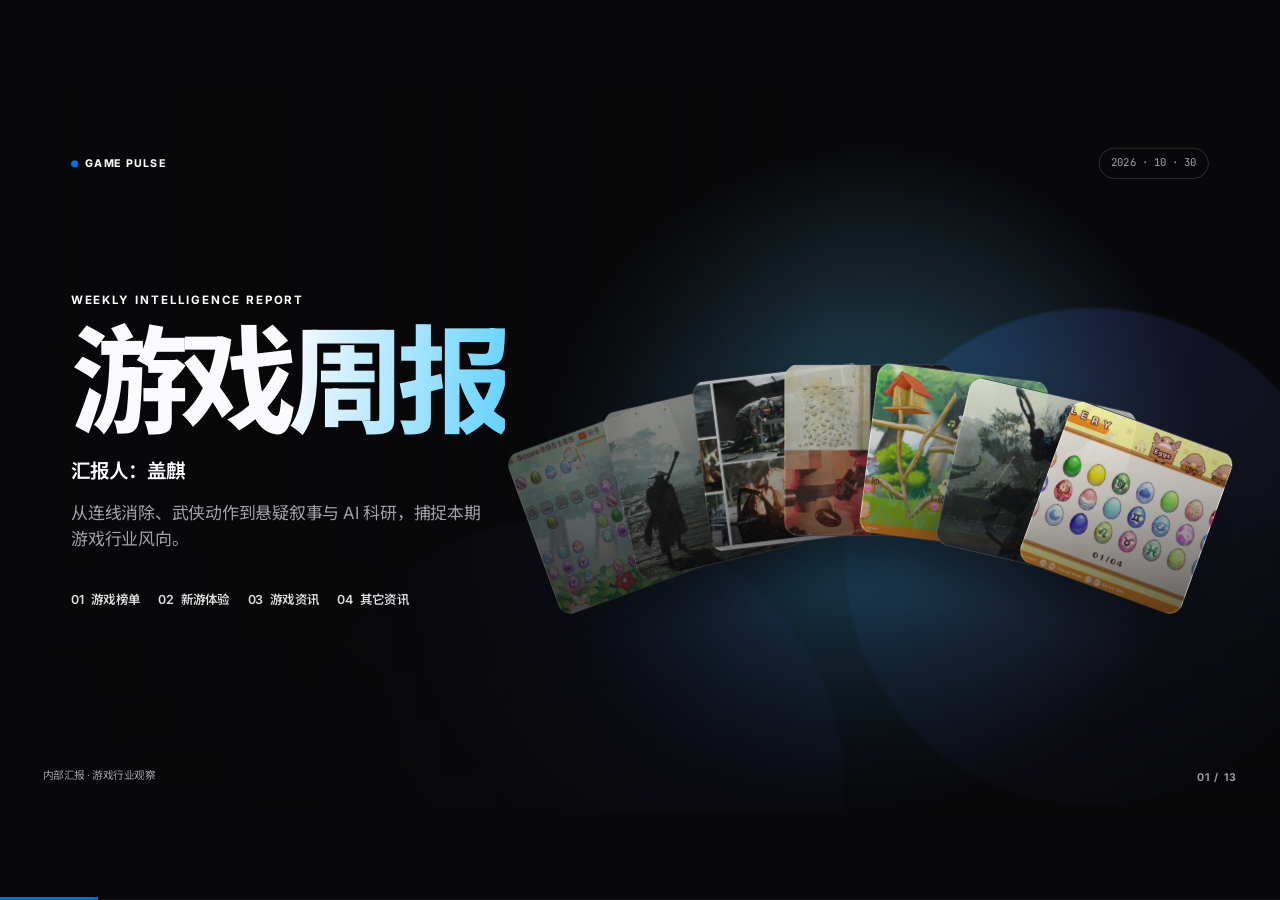
<file: 20261030/index.html>
<!doctype html><html lang="zh-CN"><head><meta charset="utf-8"><meta name="viewport" content="width=device-width, initial-scale=1"><meta name="description" content="盖麒的游戏行业周报 · 2026年10月30日 · 今日榜单、初音未来TAMAGOTORI、影之刃零、Collision Course与AI for Science"><title>游戏周报 · 盖麒 · 2026.10.30</title><link rel="preload" as="image" href="miku-01.jpg"><link rel="preload" as="image" href="phantom-key.jpg"><link rel="preload" as="image" href="collision.jpg"><link rel="preload" as="image" href="science.jpg"><link rel="preload" as="image" href="miku-02.jpg"><link rel="preload" as="image" href="phantom-01.jpg"><link rel="preload" as="image" href="miku-03.jpg"><link rel="stylesheet" href="fonts.css?v=20261030-1"><link rel="stylesheet" href="base.css?v=20261030-1"><link rel="stylesheet" href="animations.css?v=20261030-1"><link rel="stylesheet" href="minimal-white.css?v=20261030-1"><link rel="stylesheet" href="style.css?v=20261030-1"><link rel="stylesheet" href="report.css?v=20261030-1"><link rel="stylesheet" href="issue.css?v=20261030-1"><style>.tpl-game-weekly .cover-showcase-card:nth-child(1){--cover-image:url("miku-01.jpg")!important;--cover-placeholder:url("miku-01.jpg")!important;}
.tpl-game-weekly .cover-showcase-card:nth-child(2){--cover-image:url("phantom-key.jpg")!important;--cover-placeholder:url("phantom-key.jpg")!important;}
.tpl-game-weekly .cover-showcase-card:nth-child(3){--cover-image:url("collision.jpg")!important;--cover-placeholder:url("collision.jpg")!important;}
.tpl-game-weekly .cover-showcase-card:nth-child(4){--cover-image:url("science.jpg")!important;--cover-placeholder:url("science.jpg")!important;}
.tpl-game-weekly .cover-showcase-card:nth-child(5){--cover-image:url("miku-02.jpg")!important;--cover-placeholder:url("miku-02.jpg")!important;}
.tpl-game-weekly .cover-showcase-card:nth-child(6){--cover-image:url("phantom-01.jpg")!important;--cover-placeholder:url("phantom-01.jpg")!important;}
.tpl-game-weekly .cover-showcase-card:nth-child(7){--cover-image:url("miku-03.jpg")!important;--cover-placeholder:url("miku-03.jpg")!important;}</style></head><body class="tpl-game-weekly"><main class="deck" aria-label="游戏周报"><section class="slide cover-slide dark-slide is-active" data-title="游戏周报">
      <div class="cover-orb orb-a" aria-hidden="true"></div>
      <div class="cover-orb orb-b" aria-hidden="true"></div>
      <div class="cover-showcase" aria-hidden="true">
        <div class="cover-showcase-cards">
          <span class="cover-showcase-card" style="--x: -288px; --y: 57px; --rotate: -20deg; --delay: .00s; --order: 1;"></span>
          <span class="cover-showcase-card" style="--x: -187px; --y: 24px; --rotate: -13deg; --delay: .055s; --order: 2;"></span>
          <span class="cover-showcase-card" style="--x: -94px; --y: 0px; --rotate: -7deg; --delay: .11s; --order: 3;"></span>
          <span class="cover-showcase-card" style="--x: 0px; --y: -8px; --rotate: 0deg; --delay: .165s; --order: 4;"></span>
          <span class="cover-showcase-card" style="--x: 94px; --y: 0px; --rotate: 7deg; --delay: .11s; --order: 5;"></span>
          <span class="cover-showcase-card" style="--x: 187px; --y: 24px; --rotate: 13deg; --delay: .055s; --order: 6;"></span>
          <span class="cover-showcase-card" style="--x: 288px; --y: 57px; --rotate: 20deg; --delay: .00s; --order: 7;"></span>
        </div>
      </div>
      <div class="cover-top">
        <span class="brand-mark"><i></i>GAME PULSE</span>
        <span class="date-chip">2026 · 10 · 30</span>
      </div>
      <div class="cover-content">
        <p class="eyebrow inverse" data-anim="fade-up">WEEKLY INTELLIGENCE REPORT</p>
        <h1 class="cover-title" data-anim="fade-up">游戏<span>周报</span></h1>
        <p class="cover-reporter" data-anim="fade-up">汇报人：盖麒</p>
        <p class="cover-lede" data-anim="fade-up">从连线消除、武侠动作到悬疑叙事与 AI 科研，捕捉本期游戏行业风向。</p>
        <div class="cover-index" data-anim="fade-up">
          <span>01&nbsp; 游戏榜单</span><span>02&nbsp; 新游体验</span><span>03&nbsp; 游戏资讯</span><span>04&nbsp; 其它资讯</span>
        </div>
      </div>
      <div class="cover-meta">内部汇报 · 游戏行业观察</div>
      <span class="page-count inverse">01 / 13</span>
      <aside class="notes"><p>今天是2026年10月30日，汇报人盖麒。本期继续用游戏榜单、新游体验、游戏资讯和其它资讯四个栏目，串起本周值得观察的产品变化。榜单重新采集今天的美国区iOS数据；玩法看初音未来TAMAGOTORI豪华版；游戏资讯看影之刃零；其它资讯覆盖Collision Course与AI for Science。</p><p>本期关注奖励怎样承接核心玩法、战斗能力怎样改变探索，以及复杂任务怎样形成可验证的推进过程。新游栏目依据官方资料做机制观察，公开事实与设计分析分别标注。</p></aside>
    </section>
<section class="slide agenda-slide" data-title="本期目录"><div class="slide-topline"><span class="brand-mark"><i></i>GAME PULSE</span><span class="section-label">WEEKLY REPORT · 10.30</span></div>
<div class="agenda-intro"><p class="eyebrow">THIS WEEK</p><h2 class="h2">四个切面，<br>看见本期游戏风向。</h2></div>
<div class="agenda-grid" data-anim="fade-up">
<article class="agenda-item active"><span>01</span><div><b>游戏榜单</b><p>总榜、益智解谜、家庭</p></div><em>→</em></article>
<article class="agenda-item"><span>02</span><div><b>新游体验</b><p>初音未来 TAMAGOTORI Deluxe</p></div><em>→</em></article>
<article class="agenda-item"><span>03</span><div><b>游戏资讯</b><p>影之刃零 · 战斗与探索</p></div><em>→</em></article>
<article class="agenda-item"><span>04</span><div><b>其它资讯</b><p>Collision Course · AI for Science</p></div><em>→</em></article></div>
<span class="page-count">02 / 13</span><aside class="notes"><p>这一期先看市场快照，再从轻量解谜、武侠动作、影视叙事和AI应用四个角度展开。三页榜单沿用美国区iOS、免费榜、付费榜与畅销榜的口径，每列展示前十名，便于和之前的报告对照。</p><p>初音未来TAMAGOTORI豪华版是本周登陆更多平台的产品，原作在2022年已于Switch推出。影之刃零结合本周官方文章看机制，电影按Netflix的10月30日排期介绍，AI新闻来自10月28日公告。接下来从今天的游戏总榜开始。</p></aside></section>
<section class="slide ranking-detail-slide" data-title="01 · 游戏榜单 · 总榜"><div class="slide-topline"><span class="brand-mark"><i></i>GAME PULSE</span><span class="section-label">01 · 游戏榜单</span></div><div class="rank-focus-heading"><div><p class="eyebrow">RANKING SNAPSHOT · 01</p><h2 class="h2">总榜</h2></div><p>免费 / 付费 / 畅销</p></div><div class="chart-board"><div class="chart-column"><h3>免费榜</h3><a class="chart-row" href="https://apps.apple.com/us/app/meowdoku/id6761760135?uo=2" target="_blank" rel="noopener"><b class="rank-no top-three">1</b><img src="[data-uri]" alt="" width="38" height="38"><span class="rank-copy"><strong title="Meowdoku!">Meowdoku!</strong><small title="Oakever Games">Oakever Games</small></span></a><a class="chart-row" href="https://apps.apple.com/us/app/block-out-color-sort-puzzle/id6752672568?uo=2" target="_blank" rel="noopener"><b class="rank-no top-three">2</b><img src="[data-uri]" alt="" width="38" height="38"><span class="rank-copy"><strong title="Block Out! - Color Sort Puzzle">Block Out! - Color Sort Puzzle</strong><small title="Grand Games A.Ş.">Grand Games A.Ş.</small></span></a><a class="chart-row" href="https://apps.apple.com/us/app/magic-sort/id6499209744?uo=2" target="_blank" rel="noopener"><b class="rank-no top-three">3</b><img src="[data-uri]" alt="" width="38" height="38"><span class="rank-copy"><strong title="Magic Sort!">Magic Sort!</strong><small title="Grand Games A.Ş.">Grand Games A.Ş.</small></span></a><a class="chart-row" href="https://apps.apple.com/us/app/monster-hunter-outlanders/id6444520814?uo=2" target="_blank" rel="noopener"><b class="rank-no">4</b><img src="[data-uri]" alt="" width="38" height="38"><span class="rank-copy"><strong title="Monster Hunter Outlanders">Monster Hunter Outlanders</strong><small title="Level Infinite">Level Infinite</small></span></a><a class="chart-row" href="https://apps.apple.com/us/app/sand-blocks-drop-puzzle/id6757140488?uo=2" target="_blank" rel="noopener"><b class="rank-no">5</b><img src="[data-uri]" alt="" width="38" height="38"><span class="rank-copy"><strong title="Sand Blocks: Drop Puzzle">Sand Blocks: Drop Puzzle</strong><small title="Rollic Games">Rollic Games</small></span></a><a class="chart-row" href="https://apps.apple.com/us/app/block-blast/id1617391485?uo=2" target="_blank" rel="noopener"><b class="rank-no">6</b><img src="[data-uri]" alt="" width="38" height="38"><span class="rank-copy"><strong title="Block Blast！">Block Blast！</strong><small title="Hungry Studio">Hungry Studio</small></span></a><a class="chart-row" href="https://apps.apple.com/us/app/rotate-rings/id6793924927?uo=2" target="_blank" rel="noopener"><b class="rank-no">7</b><img src="[data-uri]" alt="" width="38" height="38"><span class="rank-copy"><strong title="Rotate Rings">Rotate Rings</strong><small title="Nebula Studio">Nebula Studio</small></span></a><a class="chart-row" href="https://apps.apple.com/us/app/vita-mahjong/id6468921495?uo=2" target="_blank" rel="noopener"><b class="rank-no">8</b><img src="[data-uri]" alt="" width="38" height="38"><span class="rank-copy"><strong title="Vita Mahjong">Vita Mahjong</strong><small title="Vita Studio">Vita Studio</small></span></a><a class="chart-row" href="https://apps.apple.com/us/app/chess-com-play-and-learn/id329218549?uo=2" target="_blank" rel="noopener"><b class="rank-no">9</b><img src="[data-uri]" alt="" width="38" height="38"><span class="rank-copy"><strong title="Chess.com - Play and Learn">Chess.com - Play and Learn</strong><small title="Chess.com">Chess.com</small></span></a><a class="chart-row" href="https://apps.apple.com/us/app/township/id638689075?uo=2" target="_blank" rel="noopener"><b class="rank-no">10</b><img src="[data-uri]" alt="" width="38" height="38"><span class="rank-copy"><strong title="Township">Township</strong><small title="Playrix">Playrix</small></span></a></div><div class="chart-column"><h3>付费榜</h3><a class="chart-row" href="https://apps.apple.com/us/app/minecraft-play-with-friends/id479516143?uo=2" target="_blank" rel="noopener"><b class="rank-no top-three">1</b><img src="[data-uri]" alt="" width="38" height="38"><span class="rank-copy"><strong title="Minecraft: Play with Friends!">Minecraft: Play with Friends!</strong><small title="Mojang">Mojang</small></span></a><a class="chart-row" href="https://apps.apple.com/us/app/geometry-dash/id625334537?uo=2" target="_blank" rel="noopener"><b class="rank-no top-three">2</b><img src="[data-uri]" alt="" width="38" height="38"><span class="rank-copy"><strong title="Geometry Dash">Geometry Dash</strong><small title="RobTop Games AB">RobTop Games AB</small></span></a><a class="chart-row" href="https://apps.apple.com/us/app/heads-up/id623592465?uo=2" target="_blank" rel="noopener"><b class="rank-no top-three">3</b><img src="[data-uri]" alt="" width="38" height="38"><span class="rank-copy"><strong title="Heads Up!">Heads Up!</strong><small title="Warner Bros.">Warner Bros.</small></span></a><a class="chart-row" href="https://apps.apple.com/us/app/plague-inc/id525818839?uo=2" target="_blank" rel="noopener"><b class="rank-no">4</b><img src="[data-uri]" alt="" width="38" height="38"><span class="rank-copy"><strong title="Plague Inc.">Plague Inc.</strong><small title="Ndemic Creations">Ndemic Creations</small></span></a><a class="chart-row" href="https://apps.apple.com/us/app/bloons-td-6/id1118115766?uo=2" target="_blank" rel="noopener"><b class="rank-no">5</b><img src="[data-uri]" alt="" width="38" height="38"><span class="rank-copy"><strong title="Bloons TD 6">Bloons TD 6</strong><small title="Ninja Kiwi">Ninja Kiwi</small></span></a><a class="chart-row" href="https://apps.apple.com/us/app/balatro/id6502453075?uo=2" target="_blank" rel="noopener"><b class="rank-no">6</b><img src="[data-uri]" alt="" width="38" height="38"><span class="rank-copy"><strong title="Balatro">Balatro</strong><small title="Playstack Ltd">Playstack Ltd</small></span></a><a class="chart-row" href="https://apps.apple.com/us/app/stardew-valley/id1406710800?uo=2" target="_blank" rel="noopener"><b class="rank-no">7</b><img src="[data-uri]" alt="" width="38" height="38"><span class="rank-copy"><strong title="Stardew Valley">Stardew Valley</strong><small title="ConcernedApe">ConcernedApe</small></span></a><a class="chart-row" href="https://apps.apple.com/us/app/toastie-grilled-cheese-game/id6813841355?uo=2" target="_blank" rel="noopener"><b class="rank-no">8</b><img src="[data-uri]" alt="" width="38" height="38"><span class="rank-copy"><strong title="Toastie: grilled cheese game">Toastie: grilled cheese game</strong><small title="Tomasz Szykulski">Tomasz Szykulski</small></span></a><a class="chart-row" href="https://apps.apple.com/us/app/zombie-assault-resurgence/id6754094013?uo=2" target="_blank" rel="noopener"><b class="rank-no">9</b><img src="[data-uri]" alt="" width="38" height="38"><span class="rank-copy"><strong title="Zombie Assault: Resurgence">Zombie Assault: Resurgence</strong><small title="Ninja Kiwi">Ninja Kiwi</small></span></a><a class="chart-row" href="https://apps.apple.com/us/app/monopoly-the-board-game/id1477966166?uo=2" target="_blank" rel="noopener"><b class="rank-no">10</b><img src="[data-uri]" alt="" width="38" height="38"><span class="rank-copy"><strong title="MONOPOLY: The Board Game">MONOPOLY: The Board Game</strong><small title="Marmalade Game Studio">Marmalade Game Studio</small></span></a></div><div class="chart-column"><h3>畅销榜</h3><a class="chart-row" href="https://apps.apple.com/us/app/monopoly-go/id1621328561?uo=2" target="_blank" rel="noopener"><b class="rank-no top-three">1</b><img src="[data-uri]" alt="" width="38" height="38"><span class="rank-copy"><strong title="MONOPOLY GO!">MONOPOLY GO!</strong><small title="Scopely, Inc.">Scopely, Inc.</small></span></a><a class="chart-row" href="https://apps.apple.com/us/app/gossip-harbor-merge-story/id1623318294?uo=2" target="_blank" rel="noopener"><b class="rank-no top-three">2</b><img src="[data-uri]" alt="" width="38" height="38"><span class="rank-copy"><strong title="Gossip Harbor®: Merge &amp; Story">Gossip Harbor®: Merge &amp; Story</strong><small title="Microfun Limited">Microfun Limited</small></span></a><a class="chart-row" href="https://apps.apple.com/us/app/royal-match/id1482155847?uo=2" target="_blank" rel="noopener"><b class="rank-no top-three">3</b><img src="[data-uri]" alt="" width="38" height="38"><span class="rank-copy"><strong title="Royal Match">Royal Match</strong><small title="Dream Games">Dream Games</small></span></a><a class="chart-row" href="https://apps.apple.com/us/app/roblox/id431946152?uo=2" target="_blank" rel="noopener"><b class="rank-no">4</b><img src="[data-uri]" alt="" width="38" height="38"><span class="rank-copy"><strong title="Roblox">Roblox</strong><small title="Roblox Corporation">Roblox Corporation</small></span></a><a class="chart-row" href="https://apps.apple.com/us/app/pok%C3%A9mon-tcg-pocket/id6479970832?uo=2" target="_blank" rel="noopener"><b class="rank-no">5</b><img src="[data-uri]" alt="" width="38" height="38"><span class="rank-copy"><strong title="Pokémon TCG Pocket">Pokémon TCG Pocket</strong><small title="The Pokemon Company">The Pokemon Company</small></span></a><a class="chart-row" href="https://apps.apple.com/us/app/candy-crush-saga/id553834731?uo=2" target="_blank" rel="noopener"><b class="rank-no">6</b><img src="[data-uri]" alt="" width="38" height="38"><span class="rank-copy"><strong title="Candy Crush Saga">Candy Crush Saga</strong><small title="King">King</small></span></a><a class="chart-row" href="https://apps.apple.com/us/app/whiteout-survival/id6443575749?uo=2" target="_blank" rel="noopener"><b class="rank-no">7</b><img src="[data-uri]" alt="" width="38" height="38"><span class="rank-copy"><strong title="Whiteout Survival">Whiteout Survival</strong><small title="Century Games Pte. Ltd.">Century Games Pte. Ltd.</small></span></a><a class="chart-row" href="https://apps.apple.com/us/app/royal-kingdom/id1606549505?uo=2" target="_blank" rel="noopener"><b class="rank-no">8</b><img src="[data-uri]" alt="" width="38" height="38"><span class="rank-copy"><strong title="Royal Kingdom">Royal Kingdom</strong><small title="Dream Games">Dream Games</small></span></a><a class="chart-row" href="https://apps.apple.com/us/app/kingshot/id6739554056?uo=2" target="_blank" rel="noopener"><b class="rank-no">9</b><img src="[data-uri]" alt="" width="38" height="38"><span class="rank-copy"><strong title="Kingshot">Kingshot</strong><small title="Century Games Pte. Ltd.">Century Games Pte. Ltd.</small></span></a><a class="chart-row" href="https://apps.apple.com/us/app/pok%C3%A9mon-go/id1094591345?uo=2" target="_blank" rel="noopener"><b class="rank-no">10</b><img src="[data-uri]" alt="" width="38" height="38"><span class="rank-copy"><strong title="Pokémon GO">Pokémon GO</strong><small title="Scopely Explore, Inc.">Scopely Explore, Inc.</small></span></a></div></div><p class="rank-focus-caption">美国区 · iOS · 2026 年 10 月 30 日 17:58（北京时间） · <a href="https://itunes.apple.com/us/rss/topfreeapplications/limit=10/genre=6014/json" target="_blank" rel="noopener">Apple RSS ↗</a></p><span class="page-count">03 / 13</span><aside class="notes"><p>总榜提供整个游戏市场的横切面。免费榜观察获客与曝光，付费榜观察买断吸引力，畅销榜观察商业化位置，三列应分别理解。</p><p>今天三列榜首依次是：Meowdoku!、Minecraft: Play with Friends!、MONOPOLY GO!。每列保留前十名并提供商店链接。这是采集时点的快照，不能从一个名次直接推导下载量、收入或者留存。跨周比较仍需保持地区、类别、榜单类型和采集时间一致，产品结论还应结合实际版本与更多数据。</p><p>来源：<a href="https://itunes.apple.com/us/rss/topfreeapplications/limit=10/genre=6014/json" target="_blank" rel="noopener">Apple RSS</a></p></aside></section>
<section class="slide ranking-detail-slide" data-title="01 · 游戏榜单 · 益智解谜"><div class="slide-topline"><span class="brand-mark"><i></i>GAME PULSE</span><span class="section-label">01 · 游戏榜单</span></div><div class="rank-focus-heading"><div><p class="eyebrow">RANKING SNAPSHOT · 02</p><h2 class="h2">益智解谜</h2></div><p>免费 / 付费 / 畅销</p></div><div class="chart-board"><div class="chart-column"><h3>免费榜</h3><a class="chart-row" href="https://apps.apple.com/us/app/meowdoku/id6761760135?uo=2" target="_blank" rel="noopener"><b class="rank-no top-three">1</b><img src="[data-uri]" alt="" width="38" height="38"><span class="rank-copy"><strong title="Meowdoku!">Meowdoku!</strong><small title="Oakever Games">Oakever Games</small></span></a><a class="chart-row" href="https://apps.apple.com/us/app/block-out-color-sort-puzzle/id6752672568?uo=2" target="_blank" rel="noopener"><b class="rank-no top-three">2</b><img src="[data-uri]" alt="" width="38" height="38"><span class="rank-copy"><strong title="Block Out! - Color Sort Puzzle">Block Out! - Color Sort Puzzle</strong><small title="Grand Games A.Ş.">Grand Games A.Ş.</small></span></a><a class="chart-row" href="https://apps.apple.com/us/app/magic-sort/id6499209744?uo=2" target="_blank" rel="noopener"><b class="rank-no top-three">3</b><img src="[data-uri]" alt="" width="38" height="38"><span class="rank-copy"><strong title="Magic Sort!">Magic Sort!</strong><small title="Grand Games A.Ş.">Grand Games A.Ş.</small></span></a><a class="chart-row" href="https://apps.apple.com/us/app/sand-blocks-drop-puzzle/id6757140488?uo=2" target="_blank" rel="noopener"><b class="rank-no">4</b><img src="[data-uri]" alt="" width="38" height="38"><span class="rank-copy"><strong title="Sand Blocks: Drop Puzzle">Sand Blocks: Drop Puzzle</strong><small title="Rollic Games">Rollic Games</small></span></a><a class="chart-row" href="https://apps.apple.com/us/app/block-blast/id1617391485?uo=2" target="_blank" rel="noopener"><b class="rank-no">5</b><img src="[data-uri]" alt="" width="38" height="38"><span class="rank-copy"><strong title="Block Blast！">Block Blast！</strong><small title="Hungry Studio">Hungry Studio</small></span></a><a class="chart-row" href="https://apps.apple.com/us/app/rotate-rings/id6793924927?uo=2" target="_blank" rel="noopener"><b class="rank-no">6</b><img src="[data-uri]" alt="" width="38" height="38"><span class="rank-copy"><strong title="Rotate Rings">Rotate Rings</strong><small title="Nebula Studio">Nebula Studio</small></span></a><a class="chart-row" href="https://apps.apple.com/us/app/township/id638689075?uo=2" target="_blank" rel="noopener"><b class="rank-no">7</b><img src="[data-uri]" alt="" width="38" height="38"><span class="rank-copy"><strong title="Township">Township</strong><small title="Playrix">Playrix</small></span></a><a class="chart-row" href="https://apps.apple.com/us/app/cubeaway-3dpuzzle/id6760325543?uo=2" target="_blank" rel="noopener"><b class="rank-no">8</b><img src="[data-uri]" alt="" width="38" height="38"><span class="rank-copy"><strong title="CubeAway - 3DPuzzle">CubeAway - 3DPuzzle</strong><small title="GOODROID,Inc.">GOODROID,Inc.</small></span></a><a class="chart-row" href="https://apps.apple.com/us/app/bus-traffic-fever/id6759763476?uo=2" target="_blank" rel="noopener"><b class="rank-no">9</b><img src="[data-uri]" alt="" width="38" height="38"><span class="rank-copy"><strong title="Bus Traffic Fever!">Bus Traffic Fever!</strong><small title="GOODROID,Inc.">GOODROID,Inc.</small></span></a><a class="chart-row" href="https://apps.apple.com/us/app/colony-flow/id6779167923?uo=2" target="_blank" rel="noopener"><b class="rank-no">10</b><img src="[data-uri]" alt="" width="38" height="38"><span class="rank-copy"><strong title="Colony Flow!">Colony Flow!</strong><small title="ABI GLOBAL LTD.">ABI GLOBAL LTD.</small></span></a></div><div class="chart-column"><h3>付费榜</h3><a class="chart-row" href="https://apps.apple.com/us/app/reds-first-flight/id1596736236?uo=2" target="_blank" rel="noopener"><b class="rank-no top-three">1</b><img src="[data-uri]" alt="" width="38" height="38"><span class="rank-copy"><strong title="Red&#x27;s First Flight">Red&#x27;s First Flight</strong><small title="Rovio Entertainment Oyj">Rovio Entertainment Oyj</small></span></a><a class="chart-row" href="https://apps.apple.com/us/app/wheres-my-water/id449735650?uo=2" target="_blank" rel="noopener"><b class="rank-no top-three">2</b><img src="[data-uri]" alt="" width="38" height="38"><span class="rank-copy"><strong title="Where&#x27;s My Water?">Where&#x27;s My Water?</strong><small title="Disney">Disney</small></span></a><a class="chart-row" href="https://apps.apple.com/us/app/a-little-to-the-left-drawers/id6738784092?uo=2" target="_blank" rel="noopener"><b class="rank-no top-three">3</b><img src="[data-uri]" alt="" width="38" height="38"><span class="rank-copy"><strong title="A Little to the Left: Drawers">A Little to the Left: Drawers</strong><small title="Secret Mode">Secret Mode</small></span></a><a class="chart-row" href="https://apps.apple.com/us/app/monument-valley/id728293409?uo=2" target="_blank" rel="noopener"><b class="rank-no">4</b><img src="[data-uri]" alt="" width="38" height="38"><span class="rank-copy"><strong title="Monument Valley">Monument Valley</strong><small title="ustwo games">ustwo games</small></span></a><a class="chart-row" href="https://apps.apple.com/us/app/the-past-within/id1642601792?uo=2" target="_blank" rel="noopener"><b class="rank-no">5</b><img src="[data-uri]" alt="" width="38" height="38"><span class="rank-copy"><strong title="The Past Within">The Past Within</strong><small title="Rusty Lake">Rusty Lake</small></span></a><a class="chart-row" href="https://apps.apple.com/us/app/orisuji/id6817092898?uo=2" target="_blank" rel="noopener"><b class="rank-no">6</b><img src="[data-uri]" alt="" width="38" height="38"><span class="rank-copy"><strong title="Orisuji">Orisuji</strong><small title="Adrien Friggeri">Adrien Friggeri</small></span></a><a class="chart-row" href="https://apps.apple.com/us/app/servant-of-the-lake/id6748751735?uo=2" target="_blank" rel="noopener"><b class="rank-no">7</b><img src="[data-uri]" alt="" width="38" height="38"><span class="rank-copy"><strong title="Servant of the Lake">Servant of the Lake</strong><small title="Rusty Lake">Rusty Lake</small></span></a><a class="chart-row" href="https://apps.apple.com/us/app/the-house-of-tesla/id1252260233?uo=2" target="_blank" rel="noopener"><b class="rank-no">8</b><img src="[data-uri]" alt="" width="38" height="38"><span class="rank-copy"><strong title="The House of Tesla">The House of Tesla</strong><small title="Blue Brain Games">Blue Brain Games</small></span></a><a class="chart-row" href="https://apps.apple.com/us/app/arcflush-roguelike-solitaire/id6792484651?uo=2" target="_blank" rel="noopener"><b class="rank-no">9</b><img src="[data-uri]" alt="" width="38" height="38"><span class="rank-copy"><strong title="ArcFlush: Roguelike Solitaire">ArcFlush: Roguelike Solitaire</strong><small title="欣宇 王">欣宇 王</small></span></a><a class="chart-row" href="https://apps.apple.com/us/app/poppy-playtime-chapter-1/id1610947489?uo=2" target="_blank" rel="noopener"><b class="rank-no">10</b><img src="[data-uri]" alt="" width="38" height="38"><span class="rank-copy"><strong title="Poppy Playtime Chapter 1">Poppy Playtime Chapter 1</strong><small title="Mob Entertainment, Inc">Mob Entertainment, Inc</small></span></a></div><div class="chart-column"><h3>畅销榜</h3><a class="chart-row" href="https://apps.apple.com/us/app/gossip-harbor-merge-story/id1623318294?uo=2" target="_blank" rel="noopener"><b class="rank-no top-three">1</b><img src="[data-uri]" alt="" width="38" height="38"><span class="rank-copy"><strong title="Gossip Harbor®: Merge &amp; Story">Gossip Harbor®: Merge &amp; Story</strong><small title="Microfun Limited">Microfun Limited</small></span></a><a class="chart-row" href="https://apps.apple.com/us/app/royal-match/id1482155847?uo=2" target="_blank" rel="noopener"><b class="rank-no top-three">2</b><img src="[data-uri]" alt="" width="38" height="38"><span class="rank-copy"><strong title="Royal Match">Royal Match</strong><small title="Dream Games">Dream Games</small></span></a><a class="chart-row" href="https://apps.apple.com/us/app/candy-crush-saga/id553834731?uo=2" target="_blank" rel="noopener"><b class="rank-no top-three">3</b><img src="[data-uri]" alt="" width="38" height="38"><span class="rank-copy"><strong title="Candy Crush Saga">Candy Crush Saga</strong><small title="King">King</small></span></a><a class="chart-row" href="https://apps.apple.com/us/app/royal-kingdom/id1606549505?uo=2" target="_blank" rel="noopener"><b class="rank-no">4</b><img src="[data-uri]" alt="" width="38" height="38"><span class="rank-copy"><strong title="Royal Kingdom">Royal Kingdom</strong><small title="Dream Games">Dream Games</small></span></a><a class="chart-row" href="https://apps.apple.com/us/app/township/id638689075?uo=2" target="_blank" rel="noopener"><b class="rank-no">5</b><img src="[data-uri]" alt="" width="38" height="38"><span class="rank-copy"><strong title="Township">Township</strong><small title="Playrix">Playrix</small></span></a><a class="chart-row" href="https://apps.apple.com/us/app/gardenscapes/id1105855019?uo=2" target="_blank" rel="noopener"><b class="rank-no">6</b><img src="[data-uri]" alt="" width="38" height="38"><span class="rank-copy"><strong title="Gardenscapes">Gardenscapes</strong><small title="Playrix">Playrix</small></span></a><a class="chart-row" href="https://apps.apple.com/us/app/toon-blast/id1176027022?uo=2" target="_blank" rel="noopener"><b class="rank-no">7</b><img src="[data-uri]" alt="" width="38" height="38"><span class="rank-copy"><strong title="Toon Blast">Toon Blast</strong><small title="Peak Games">Peak Games</small></span></a><a class="chart-row" href="https://apps.apple.com/us/app/match-factory/id6449094229?uo=2" target="_blank" rel="noopener"><b class="rank-no">8</b><img src="[data-uri]" alt="" width="38" height="38"><span class="rank-copy"><strong title="Match Factory!">Match Factory!</strong><small title="Peak Games">Peak Games</small></span></a><a class="chart-row" href="https://apps.apple.com/us/app/colony-flow/id6779167923?uo=2" target="_blank" rel="noopener"><b class="rank-no">9</b><img src="[data-uri]" alt="" width="38" height="38"><span class="rank-copy"><strong title="Colony Flow!">Colony Flow!</strong><small title="ABI GLOBAL LTD.">ABI GLOBAL LTD.</small></span></a><a class="chart-row" href="https://apps.apple.com/us/app/tasty-travels-merge-game/id6471045672?uo=2" target="_blank" rel="noopener"><b class="rank-no">10</b><img src="[data-uri]" alt="" width="38" height="38"><span class="rank-copy"><strong title="Tasty Travels: Merge Game">Tasty Travels: Merge Game</strong><small title="Century Games Pte. Ltd.">Century Games Pte. Ltd.</small></span></a></div></div><p class="rank-focus-caption">美国区 · iOS · 2026 年 10 月 30 日 17:58（北京时间） · <a href="https://itunes.apple.com/us/rss/topfreeapplications/limit=10/genre=7012/json" target="_blank" rel="noopener">Apple RSS ↗</a></p><span class="page-count">04 / 13</span><aside class="notes"><p>益智解谜榜补充本期连线消除的讨论。相近品类可以共享颜色、空间和配对规则，具体体验却取决于棋盘组织、提示方式与关卡目标。</p><p>今天三列榜首依次是：Meowdoku!、Red&#x27;s First Flight、Gossip Harbor®: Merge &amp; Story。每列保留前十名并提供商店链接。这是采集时点的快照，不能从一个名次直接推导下载量、收入或者留存。跨周比较仍需保持地区、类别、榜单类型和采集时间一致，产品结论还应结合实际版本与更多数据。</p><p>来源：<a href="https://itunes.apple.com/us/rss/topfreeapplications/limit=10/genre=7012/json" target="_blank" rel="noopener">Apple RSS</a></p></aside></section>
<section class="slide ranking-detail-slide" data-title="01 · 游戏榜单 · 家庭"><div class="slide-topline"><span class="brand-mark"><i></i>GAME PULSE</span><span class="section-label">01 · 游戏榜单</span></div><div class="rank-focus-heading"><div><p class="eyebrow">RANKING SNAPSHOT · 03</p><h2 class="h2">家庭</h2></div><p>免费 / 付费 / 畅销</p></div><div class="chart-board"><div class="chart-column"><h3>免费榜</h3><a class="chart-row" href="https://apps.apple.com/us/app/monopoly-go/id1621328561?uo=2" target="_blank" rel="noopener"><b class="rank-no top-three">1</b><img src="[data-uri]" alt="" width="38" height="38"><span class="rank-copy"><strong title="MONOPOLY GO!">MONOPOLY GO!</strong><small title="Scopely, Inc.">Scopely, Inc.</small></span></a><a class="chart-row" href="https://apps.apple.com/us/app/uno/id1344700142?uo=2" target="_blank" rel="noopener"><b class="rank-no top-three">2</b><img src="[data-uri]" alt="" width="38" height="38"><span class="rank-copy"><strong title="UNO!™">UNO!™</strong><small title="Mattel Game Studios HK Limited">Mattel Game Studios HK Limited</small></span></a><a class="chart-row" href="https://apps.apple.com/us/app/imposter-game-party-edition/id6745120053?uo=2" target="_blank" rel="noopener"><b class="rank-no top-three">3</b><img src="[data-uri]" alt="" width="38" height="38"><span class="rank-copy"><strong title="Imposter Game - Party Edition">Imposter Game - Party Edition</strong><small title="Sven Vucak">Sven Vucak</small></span></a><a class="chart-row" href="https://apps.apple.com/us/app/2-player-games-offline-games/id1465731199?uo=2" target="_blank" rel="noopener"><b class="rank-no">4</b><img src="[data-uri]" alt="" width="38" height="38"><span class="rank-copy"><strong title="2 Player Games : Offline Games">2 Player Games : Offline Games</strong><small title="Moreno Maio">Moreno Maio</small></span></a><a class="chart-row" href="https://apps.apple.com/us/app/charades-guess-game-guessly/id6473058122?uo=2" target="_blank" rel="noopener"><b class="rank-no">5</b><img src="[data-uri]" alt="" width="38" height="38"><span class="rank-copy"><strong title="Charades Guess Game · Guessly">Charades Guess Game · Guessly</strong><small title="smak apps">smak apps</small></span></a><a class="chart-row" href="https://apps.apple.com/us/app/hay-day/id506627515?uo=2" target="_blank" rel="noopener"><b class="rank-no">6</b><img src="[data-uri]" alt="" width="38" height="38"><span class="rank-copy"><strong title="Hay Day">Hay Day</strong><small title="Supercell">Supercell</small></span></a><a class="chart-row" href="https://apps.apple.com/us/app/magic-level-9-tap-piano-game/id1446874445?uo=2" target="_blank" rel="noopener"><b class="rank-no">7</b><img src="[data-uri]" alt="" width="38" height="38"><span class="rank-copy"><strong title="Magic Level 9: Tap Piano Game">Magic Level 9: Tap Piano Game</strong><small title="Kim Nguyen">Kim Nguyen</small></span></a><a class="chart-row" href="https://apps.apple.com/us/app/my-supermarket-simulator-3d/id6511238101?uo=2" target="_blank" rel="noopener"><b class="rank-no">8</b><img src="[data-uri]" alt="" width="38" height="38"><span class="rank-copy"><strong title="My Supermarket Simulator 3D®">My Supermarket Simulator 3D®</strong><small title="Game District LLC">Game District LLC</small></span></a><a class="chart-row" href="https://apps.apple.com/us/app/crossy-road/id924373886?uo=2" target="_blank" rel="noopener"><b class="rank-no">9</b><img src="[data-uri]" alt="" width="38" height="38"><span class="rank-copy"><strong title="Crossy Road">Crossy Road</strong><small title="HIPSTER WHALE">HIPSTER WHALE</small></span></a><a class="chart-row" href="https://apps.apple.com/us/app/cube-solver-3d/id1673039373?uo=2" target="_blank" rel="noopener"><b class="rank-no">10</b><img src="[data-uri]" alt="" width="38" height="38"><span class="rank-copy"><strong title="Cube Solver 3D">Cube Solver 3D</strong><small title="LOLAGRE">LOLAGRE</small></span></a></div><div class="chart-column"><h3>付费榜</h3><a class="chart-row" href="https://apps.apple.com/us/app/monopoly-the-board-game/id1477966166?uo=2" target="_blank" rel="noopener"><b class="rank-no top-three">1</b><img src="[data-uri]" alt="" width="38" height="38"><span class="rank-copy"><strong title="MONOPOLY: The Board Game">MONOPOLY: The Board Game</strong><small title="Marmalade Game Studio">Marmalade Game Studio</small></span></a><a class="chart-row" href="https://apps.apple.com/us/app/pou/id575154654?uo=2" target="_blank" rel="noopener"><b class="rank-no top-three">2</b><img src="[data-uri]" alt="" width="38" height="38"><span class="rank-copy"><strong title="Pou">Pou</strong><small title="Zakeh Limited">Zakeh Limited</small></span></a><a class="chart-row" href="https://apps.apple.com/us/app/incredibox/id1093131935?uo=2" target="_blank" rel="noopener"><b class="rank-no top-three">3</b><img src="[data-uri]" alt="" width="38" height="38"><span class="rank-copy"><strong title="Incredibox">Incredibox</strong><small title="So Far So Good">So Far So Good</small></span></a><a class="chart-row" href="https://apps.apple.com/us/app/wheres-my-water/id449735650?uo=2" target="_blank" rel="noopener"><b class="rank-no">4</b><img src="[data-uri]" alt="" width="38" height="38"><span class="rank-copy"><strong title="Where&#x27;s My Water?">Where&#x27;s My Water?</strong><small title="Disney">Disney</small></span></a><a class="chart-row" href="https://apps.apple.com/us/app/animal-crossing-pocket-camp-c/id6547834967?uo=2" target="_blank" rel="noopener"><b class="rank-no">5</b><img src="[data-uri]" alt="" width="38" height="38"><span class="rank-copy"><strong title="Animal Crossing: Pocket Camp C">Animal Crossing: Pocket Camp C</strong><small title="Nintendo Co., Ltd.">Nintendo Co., Ltd.</small></span></a><a class="chart-row" href="https://apps.apple.com/us/app/the-game-of-life-2/id1512751689?uo=2" target="_blank" rel="noopener"><b class="rank-no">6</b><img src="[data-uri]" alt="" width="38" height="38"><span class="rank-copy"><strong title="The Game of Life 2">The Game of Life 2</strong><small title="Marmalade Game Studio">Marmalade Game Studio</small></span></a><a class="chart-row" href="https://apps.apple.com/us/app/ticket-to-ride/id6463616555?uo=2" target="_blank" rel="noopener"><b class="rank-no">7</b><img src="[data-uri]" alt="" width="38" height="38"><span class="rank-copy"><strong title="Ticket to Ride®">Ticket to Ride®</strong><small title="Marmalade Game Studio">Marmalade Game Studio</small></span></a><a class="chart-row" href="https://apps.apple.com/us/app/backyard-baseball-01/id6740349587?uo=2" target="_blank" rel="noopener"><b class="rank-no">8</b><img src="[data-uri]" alt="" width="38" height="38"><span class="rank-copy"><strong title="Backyard Baseball &#x27;01">Backyard Baseball &#x27;01</strong><small title="Playground Productions LLC">Playground Productions LLC</small></span></a><a class="chart-row" href="https://apps.apple.com/us/app/the-game-of-life/id1117405948?uo=2" target="_blank" rel="noopener"><b class="rank-no">9</b><img src="[data-uri]" alt="" width="38" height="38"><span class="rank-copy"><strong title="The Game of Life">The Game of Life</strong><small title="Marmalade Game Studio">Marmalade Game Studio</small></span></a><a class="chart-row" href="https://apps.apple.com/us/app/backyard-football-99/id6740349855?uo=2" target="_blank" rel="noopener"><b class="rank-no">10</b><img src="[data-uri]" alt="" width="38" height="38"><span class="rank-copy"><strong title="Backyard Football &#x27;99">Backyard Football &#x27;99</strong><small title="Playground Productions LLC">Playground Productions LLC</small></span></a></div><div class="chart-column"><h3>畅销榜</h3><a class="chart-row" href="https://apps.apple.com/us/app/monopoly-go/id1621328561?uo=2" target="_blank" rel="noopener"><b class="rank-no top-three">1</b><img src="[data-uri]" alt="" width="38" height="38"><span class="rank-copy"><strong title="MONOPOLY GO!">MONOPOLY GO!</strong><small title="Scopely, Inc.">Scopely, Inc.</small></span></a><a class="chart-row" href="https://apps.apple.com/us/app/hay-day/id506627515?uo=2" target="_blank" rel="noopener"><b class="rank-no top-three">2</b><img src="[data-uri]" alt="" width="38" height="38"><span class="rank-copy"><strong title="Hay Day">Hay Day</strong><small title="Supercell">Supercell</small></span></a><a class="chart-row" href="https://apps.apple.com/us/app/yahtzee-with-buddies-dice/id1206967173?uo=2" target="_blank" rel="noopener"><b class="rank-no top-three">3</b><img src="[data-uri]" alt="" width="38" height="38"><span class="rank-copy"><strong title="Yahtzee® with Buddies Dice">Yahtzee® with Buddies Dice</strong><small title="Scopely, Inc.">Scopely, Inc.</small></span></a><a class="chart-row" href="https://apps.apple.com/us/app/sort-express/id6739867121?uo=2" target="_blank" rel="noopener"><b class="rank-no">4</b><img src="[data-uri]" alt="" width="38" height="38"><span class="rank-copy"><strong title="Sort Express!">Sort Express!</strong><small title="Circle Games">Circle Games</small></span></a><a class="chart-row" href="https://apps.apple.com/us/app/merge-dragons/id1208952944?uo=2" target="_blank" rel="noopener"><b class="rank-no">5</b><img src="[data-uri]" alt="" width="38" height="38"><span class="rank-copy"><strong title="Merge Dragons!">Merge Dragons!</strong><small title="Gram Games">Gram Games</small></span></a><a class="chart-row" href="https://apps.apple.com/us/app/toptop-games-party/id6748342498?uo=2" target="_blank" rel="noopener"><b class="rank-no">6</b><img src="[data-uri]" alt="" width="38" height="38"><span class="rank-copy"><strong title="TopTop: Games &amp; Party">TopTop: Games &amp; Party</strong><small title="MX INNOVATION PTE. LTD.">MX INNOVATION PTE. LTD.</small></span></a><a class="chart-row" href="https://apps.apple.com/us/app/ludo-star/id1198143062?uo=2" target="_blank" rel="noopener"><b class="rank-no">7</b><img src="[data-uri]" alt="" width="38" height="38"><span class="rank-copy"><strong title="Ludo STAR">Ludo STAR</strong><small title="Gameberry Labs">Gameberry Labs</small></span></a><a class="chart-row" href="https://apps.apple.com/us/app/matchington-mansion/id1216575026?uo=2" target="_blank" rel="noopener"><b class="rank-no">8</b><img src="[data-uri]" alt="" width="38" height="38"><span class="rank-copy"><strong title="Matchington Mansion">Matchington Mansion</strong><small title="Magic Tavern, Inc.">Magic Tavern, Inc.</small></span></a><a class="chart-row" href="https://apps.apple.com/us/app/yalla-ludo-ludo-jackaroo/id1419536376?uo=2" target="_blank" rel="noopener"><b class="rank-no">9</b><img src="[data-uri]" alt="" width="38" height="38"><span class="rank-copy"><strong title="Yalla Ludo - Ludo&amp;Jackaroo">Yalla Ludo - Ludo&amp;Jackaroo</strong><small title="Yalla Technology FZ-LLC">Yalla Technology FZ-LLC</small></span></a><a class="chart-row" href="https://apps.apple.com/us/app/charades-guess-game-guessly/id6473058122?uo=2" target="_blank" rel="noopener"><b class="rank-no">10</b><img src="[data-uri]" alt="" width="38" height="38"><span class="rank-copy"><strong title="Charades Guess Game · Guessly">Charades Guess Game · Guessly</strong><small title="smak apps">smak apps</small></span></a></div></div><p class="rank-focus-caption">美国区 · iOS · 2026 年 10 月 30 日 17:58（北京时间） · <a href="https://itunes.apple.com/us/rss/topfreeapplications/limit=10/genre=7009/json" target="_blank" rel="noopener">Apple RSS ↗</a></p><span class="page-count">05 / 13</span><aside class="notes"><p>家庭榜覆盖桌游、派对和轻量娱乐等场景。熟悉的IP、易理解的规则和不同使用场景可以在这里并列观察，分类本身不代表年龄适宜性结论。</p><p>今天三列榜首依次是：MONOPOLY GO!、MONOPOLY: The Board Game、MONOPOLY GO!。每列保留前十名并提供商店链接。这是采集时点的快照，不能从一个名次直接推导下载量、收入或者留存。跨周比较仍需保持地区、类别、榜单类型和采集时间一致，产品结论还应结合实际版本与更多数据。</p><p>来源：<a href="https://itunes.apple.com/us/rss/topfreeapplications/limit=10/genre=7009/json" target="_blank" rel="noopener">Apple RSS</a></p></aside></section>
<section class="slide color-slide miku-slide" data-title="02 · 新游体验 · TAMAGOTORI"><div class="slide-topline"><span class="brand-mark"><i></i>GAME PULSE</span><span class="section-label">02 · 新游体验</span></div>
<div class="color-layout"><div class="color-copy" data-anim="fade-up"><p class="eyebrow">PUZZLE WATCH · HATSUNE MIKU</p><h2 class="h2">初音未来<br><span class="blue-text">TAMAGOTORI</span></h2><p class="game-edition">Connecting Puzzle · Deluxe</p><p class="color-tagline">两次转弯，连出下一份收藏。</p><p class="color-description">把相同图案的蛋用不超过两次转弯的线连接，清空棋盘。过关逐块揭开插画，收集浆果吸引小鸟，形成关卡之外的收集目标。</p><div class="color-dates"><b>10 月 29 日（日本时间）登陆新平台</b><span>PS4 / PS5 / Steam · 含两款 Premium DLC</span></div><p class="method-label">公开机制观察 · 官方介绍与截图</p></div>
<div class="color-gallery" data-anim="fade-up"><figure class="color-main"><img src="miku-01.jpg" alt="TAMAGOTORI 官方截图：图案蛋连线消除棋盘" loading="eager" decoding="async"></figure><div class="color-details"><figure><img src="miku-02.jpg" alt="TAMAGOTORI 官方截图：小鸟广场与浆果" loading="eager" decoding="async"></figure><figure><img src="miku-03.jpg" alt="TAMAGOTORI 官方截图：蛋图案收藏图鉴" loading="eager" decoding="async"></figure></div></div></div>
<a class="source-corner" href="https://komodo.jp/news/20261021_hatsune-miku-connecting-puzzle-tamagotori-deluxe-makes-its-playstation-and-steam-debut-october-29.html" target="_blank" rel="noopener">来源：Steam · KOMODO 官方 ↗</a><span class="page-count">06 / 13</span><aside class="notes"><p>初音未来Connecting Puzzle TAMAGOTORI Deluxe于日本时间10月29日登陆PS4、PS5与Steam。它在2022年Switch原作基础上整合两款Premium DLC，属于本周新增平台版本。Steam美区显示10月28日，两者是地区日期口径的差别。</p><p>核心规则是连接相同图案的蛋，连线最多转弯两次。过关与插画、浆果及小鸟收集相连。本页依据官方说明和截图，没有进行安装实测。接下来用这个案例讨论：当核心规则足够熟悉时，怎样让每局完成之后仍保留一个清楚可见的下一目标。</p><p>来源：<a href="https://store.steampowered.com/app/4971990/Hatsune_Miku_Connecting_Puzzle_TAMAGOTORI_Deluxe/" target="_blank" rel="noopener">Steam 商店</a> · <a href="https://komodo.jp/news/20261021_hatsune-miku-connecting-puzzle-tamagotori-deluxe-makes-its-playstation-and-steam-debut-october-29.html" target="_blank" rel="noopener">发行商公告</a></p></aside></section>
<section class="slide insight-slide" data-title="TAMAGOTORI · 机制拆解"><div class="slide-topline"><span class="brand-mark"><i></i>GAME PULSE</span><span class="section-label">02 · 新游体验</span></div>
<p class="eyebrow">MECHANIC OBSERVATION</p><h2 class="h2">熟悉的连线消除，<br>怎样接上<span class="blue-text">可见的收集目标？</span></h2>
<div class="insight-layout" data-anim="fade-up"><div class="mechanic-stack"><article class="mechanic-card"><span class="mechanic-no">01</span><div><h3>局内：寻找可连接的一对</h3><p>同图案配对，最多两次转弯，空间路径决定能否消除。</p></div></article><article class="mechanic-card"><span class="mechanic-no">02</span><div><h3>过关：揭开一块插画</h3><p>一次完成对应一块画面，让进度从数字变成可见内容。</p></div></article><article class="mechanic-card"><span class="mechanic-no">03</span><div><h3>局外：补齐小鸟图鉴</h3><p>收集浆果吸引小鸟，给短局之外再留一个轻量目标。</p></div></article></div><div class="verdict-card"><p class="card-label">设计观察</p><h3>完成一局，<br>看见下一步。</h3><p>即时消除与长期收集形成不同时间尺度的反馈。关键在于奖励是否清晰，以及下一次解锁是否值得期待。</p><div class="verdict-line"></div><p class="card-label">待试玩验证</p><div class="watch-list"><span>路径可读性</span><span>关卡变化</span><span>解锁节奏</span></div></div></div>
<a class="source-corner" href="https://store.steampowered.com/app/4971990/Hatsune_Miku_Connecting_Puzzle_TAMAGOTORI_Deluxe/" target="_blank" rel="noopener">来源：Steam 官方 · 机制分析 ↗</a><span class="page-count">07 / 13</span><aside class="notes"><p>这里的设计判断是，核心规则与收集目标承担不同职责。连线规则解决每一步需要观察什么，插画与小鸟图鉴则把一次次完成连接成更长的进度。页面的三层结构是对官方机制的分析归纳，不代表已经验证的留存效果。</p><p>后续试玩可以记录三个问题：可消除路径是否容易辨认，关卡变化是否产生新的观察要求，以及奖励之间的距离是否稳定。若收集只是更换图案，可能很快失去新意；若它能让玩家清楚知道下一份内容在哪里，才更可能成为继续一局的理由。</p><p>来源：<a href="https://store.steampowered.com/app/4971990/Hatsune_Miku_Connecting_Puzzle_TAMAGOTORI_Deluxe/" target="_blank" rel="noopener">Steam 商店</a></p></aside></section>
<section class="slide black-myth-slide dark-slide phantom-slide" data-title="03 · 游戏资讯 · 影之刃零"><div class="slide-topline"><span class="brand-mark inverse"><i></i>GAME PULSE</span><span class="section-label inverse">03 · 游戏资讯</span></div>
<div class="black-myth-heading" data-anim="fade-up"><div><p class="eyebrow inverse">GAME NEWS · S-GAME</p><h2 class="h2 inverse">影之刃零<br><span class="blue-text">把敌人的招式，变成自己的能力。</span></h2></div><div class="status-note"><b>10 月 29 日发售</b><span>PS5 / PC<br>武侠动作 · Kungfupunk</span></div></div><div class="black-myth-gallery" data-anim="fade-up"><figure class="myth-frame myth-1"><img src="phantom-01.jpg" alt="影之刃零官方截图：庭院中的武侠战斗" loading="eager" decoding="async"></figure><figure class="myth-frame myth-2"><img src="phantom-02.jpg" alt="影之刃零官方截图：与武林对手交锋" loading="eager" decoding="async"></figure><figure class="myth-frame myth-3"><img src="phantom-03.jpg" alt="影之刃零官方截图：雨中区域与角色" loading="eager" decoding="async"></figure></div><p class="black-myth-summary">本周官方文章展示：击败首领可获得其武器；部分副武器也用于破障或移动，把战斗奖励继续接到区域探索。</p>
<a class="source-corner inverse" href="https://blog.playstation.com/2026/10/28/phantom-blade-zero-how-boss-weapons-transform-combat-and-exploration/" target="_blank" rel="noopener">来源：PlayStation Blog · S-GAME / Steam ↗</a><span class="page-count inverse">08 / 13</span><aside class="notes"><p>影之刃零于10月29日推出，Steam美区产品页显示10月28日。10月28日的PlayStation官方文章把首领武器、战斗与区域探索放在同一个系统里介绍：玩家先面对敌人的能力，再取得武器，并用部分副武器打开新的路径。</p><p>这给本期一个值得讨论的设计方向：奖励可以改变下一阶段的行动选择。这里依据官方材料说明系统，没有进行完整流程实测，也不引用发售初期评分来代替机制判断。下一页进一步从学习、获得、应用三个阶段，看这种奖励衔接可能带来的体验。</p><p>来源：<a href="https://blog.playstation.com/2026/10/28/phantom-blade-zero-how-boss-weapons-transform-combat-and-exploration/" target="_blank" rel="noopener">PlayStation Blog</a> · <a href="https://store.steampowered.com/app/4115450/Phantom_Blade_Zero/" target="_blank" rel="noopener">Steam 官方商店</a></p></aside></section>
<section class="slide route-slide" data-title="影之刃零 · 设计观察"><div class="slide-topline"><span class="brand-mark"><i></i>GAME PULSE</span><span class="section-label">03 · 游戏资讯</span></div>
<p class="eyebrow">DESIGN OBSERVATION</p><h2 class="h2">奖励一件武器，<br>也奖励<span class="blue-text">新的行动选择。</span></h2><div class="route-layout" data-anim="fade-up"><div class="route-statement"><p>先在交锋中识别招式，再把能力纳入自己的工具。若新工具还能打开旧路，战斗结果便继续影响探索。</p><div class="route-arrow">→</div><p class="route-small">设计观察：让奖励从结算时刻延伸到下一次决策，形成“学会—获得—应用”的连续过程。</p></div><div class="route-cards"><article><span>01</span><h3>学习</h3><p>面对敌人<br>识别能力与节奏</p></article><article><span>02</span><h3>获得</h3><p>赢得武器<br>尝试新的组合</p></article><article class="route-accent"><span>03</span><h3>应用</h3><p>改变打法<br>继续探索路径</p></article></div></div>
<a class="source-corner" href="https://blog.playstation.com/2026/10/28/phantom-blade-zero-how-boss-weapons-transform-combat-and-exploration/" target="_blank" rel="noopener">来源：PlayStation Blog · 设计分析 ↗</a><span class="page-count">09 / 13</span><aside class="notes"><p>这一页是从本周案例推导的设计观察。学习、获得、应用构成一段有联系的过程：玩家对新能力先有认知，获得之后再有使用场景，奖励因此能延伸到后续决策。是否真正流畅，仍取决于实际游戏中的提示、节奏和使用频率。</p><p>迁移到休闲产品，可以检查新道具是否在出现之前已经有可理解的用途，以及解锁后是否很快遇到值得尝试的局面。若奖励只增加数值，玩家未必感到行为发生变化；若奖励能带来新的选择，就有机会让一次完成产生更长的余波。这是分析框架，效果需要实测。</p><p>来源：<a href="https://blog.playstation.com/2026/10/28/phantom-blade-zero-how-boss-weapons-transform-combat-and-exploration/" target="_blank" rel="noopener">官方机制文章</a></p></aside></section>
<section class="slide jewelry-slide dark-slide collision-slide" data-title="04 · 其它资讯 · Collision Course"><div class="slide-topline"><span class="brand-mark inverse"><i></i>GAME PULSE</span><span class="section-label inverse">04 · 其它资讯</span></div>
<div class="jewelry-layout"><div class="jewelry-copy" data-anim="fade-up"><p class="eyebrow inverse">NETFLIX · 影视资讯</p><h2 class="h2 inverse"><span class="warm-text">Collision<br>Course</span></h2><p class="film-date">10 月 30 日 · 今日上线</p><p class="jewelry-lede">一场马德里银行劫案引出接连失控的事件。Daniel Sánchez Arévalo 的新片，把同行者之间的隐情推入同一场逃亡。</p><div class="materials"><span>西班牙惊悚片</span><span>群像与隐情</span><span>Netflix 官方排期</span></div><div class="luxury-insight"><p class="card-label inverse">叙事观察</p><p>共享一个目标，保留不同动机，让合作与猜疑同时推动故事。</p></div></div><figure class="film-art" data-anim="fade-up"><img src="collision.jpg" alt="Netflix 官方 Collision Course 首批剧照拼图" loading="eager" decoding="async"><figcaption>Netflix 官方首批剧照</figcaption></figure></div>
<a class="source-corner inverse" href="https://about.netflix.com/en/news/netflix-unveils-the-official-trailer-for-collision-course-a-thriller-by-daniel-sanchez-arevalo" target="_blank" rel="noopener">来源：Netflix 官方新闻稿 ↗</a><span class="page-count inverse">10 / 13</span><aside class="notes"><p>Collision Course按Netflix官方排期在今天上线，导演是Daniel Sánchez Arévalo。公开设定从马德里银行劫案开始，聚焦一群同行者在混乱局面中的隐情与选择。右侧使用Netflix官方公布的剧照拼图，只介绍公开设定。</p><p>对游戏叙事的启发是，让角色共享表层目标，同时保留彼此不完全了解的动机。这样一次合作行动既能推进外部事件，也能持续改变角色之间的信任。这个思路适合讨论多人叙事或任务设计；关于影片反转质量和人物完成度，则需要实际观看之后评价。</p><p>来源：<a href="https://about.netflix.com/en/news/netflix-unveils-the-official-trailer-for-collision-course-a-thriller-by-daniel-sanchez-arevalo" target="_blank" rel="noopener">Netflix 新闻稿</a></p></aside></section>
<section class="slide teen-slide skills-slide science-slide" data-title="04 · 其它资讯 · AI for Science"><div class="slide-topline"><span class="brand-mark"><i></i>GAME PULSE</span><span class="section-label">04 · 其它资讯</span></div>
<div class="teen-layout"><div class="science-visual" data-anim="fade-up"><figure><img src="science.jpg" alt="Anthropic AI for Science 官方配图：科学仪器与观测" loading="eager" decoding="async"></figure><div class="science-process"><p class="file-kicker">FROM A QUESTION TO EVIDENCE</p><div><b>数据</b><span>→</span><b>假设</b><span>→</span><b>验证</b></div><p>可复查的材料，承接下一步判断。</p></div></div><div class="teen-copy" data-anim="fade-up"><p class="eyebrow">ANTHROPIC · AI 资讯 · 10.28</p><h2 class="h2">AI for Science<br><span class="blue-text">从个人到机构</span></h2><p class="teen-age">20 家科学组织与研究团队</p><p class="teen-lede">Anthropic 公布项目扩展合作，为更多研究者提供 Claude 使用额度，覆盖数据分析、实验设计等科研工作，并支持开放数据、软件和标准。</p><div class="feature-list"><span>研究资源</span><span>机构合作</span><span>开放成果</span></div></div></div><div class="teen-trend"><span>团队观察</span><p>把 AI 的结果接到验证步骤：关卡假设对应试玩，数值建议对应测试，资源整理对应可追溯记录。</p></div>
<a class="source-corner" href="https://www.anthropic.com/news/ai-for-science-expands-foundations-research-institutions" target="_blank" rel="noopener">来源：Anthropic 官方 ↗</a><span class="page-count">11 / 13</span><aside class="notes"><p>10月28日，Anthropic公布AI for Science扩展合作，列出20家基金会、研究机构与团队，向研究者提供Claude额度。官方提到的工作包括提出假设、设计实验、分析数据与沟通发现，也强调开放数据和工具等共享成果。</p><p>这是一条科研合作新闻。对游戏团队的应用观察是，AI给出的结果需要进入下一步验证：设计假设可以配一项试玩记录，数值建议可以对应一次测试，整理后的资料可以保留可追溯来源。这样的衔接有助于明确什么已经完成、什么仍待确认，实际收益仍应由项目自己的结果衡量。</p><p>来源：<a href="https://www.anthropic.com/news/ai-for-science-expands-foundations-research-institutions" target="_blank" rel="noopener">Anthropic 公告</a></p></aside></section>
<section class="slide summary-slide" data-title="本期三条观察"><div class="slide-topline"><span class="brand-mark"><i></i>GAME PULSE</span><span class="section-label">WEEKLY TAKEAWAYS</span></div>
<p class="eyebrow">THIS WEEK · 2026.10.30</p><h2 class="h2">本期值得带走的<br><span class="blue-text">三条观察。</span></h2><div class="summary-grid" data-anim="fade-up"><article class="summary-card"><span>01</span><h3>把下一目标做可见</h3><p>从一对图案到一块插画，再到一本图鉴，让短局完成接上更长的进度。</p><i>TAMAGOTORI Deluxe</i></article><article class="summary-card"><span>02</span><h3>让奖励改变行动</h3><p>先识别能力，再获得工具，把一场战斗的结果接到后续打法与探索。</p><i>影之刃零</i></article><article class="summary-card summary-dark"><span>03</span><h3>让推进有迹可查</h3><p>故事通过线索改变判断，工作流通过验证确认结果；每一步都应承接下一步。</p><i>Collision Course · AI for Science</i></article></div>
<span class="page-count">12 / 13</span><aside class="notes"><p>把本期内容收成三个讨论点。第一，做出可见的下一目标：轻量关卡的完成可以接上插画和收藏进度。第二，让奖励改变行动：获得工具后，玩家能否马上发现值得尝试的新选择。第三，让推进有迹可查：在叙事中是线索和判断，在工作流里是材料和验证。</p><p>这些都是从本期公开案例出发的分析，而不是留存或效率提升的量化结论。后续可以根据项目选择一个小问题验证，例如奖励展示是否清楚、道具解锁后是否被使用，或者AI辅助整理是否减少了复核时间。保持目标具体，才容易看到改动是否有效。</p></aside></section>
<section class="slide end-slide dark-slide" data-title="谢谢"><div class="end-orb" aria-hidden="true"></div><div class="end-content" data-anim="fade-up"><p class="eyebrow inverse">END OF REPORT</p><h1 class="end-title">Thank you.</h1><p>游戏行业周报 · 2026.10.30</p><div class="end-line"></div><span>Q&amp;A</span></div><span class="page-count inverse">13 / 13</span><aside class="notes"><p>以上是2026年10月30日的游戏行业周报，汇报人盖麒。三页榜单采用今天的美国区iOS快照，产品资讯保留了官方来源和日期，分析部分则说明了观察角度与后续验证问题。</p><p>如果继续讨论，可以先选与当前项目最近的一条：怎样让一次短局连向下一目标，怎样让奖励真正改变玩家的选择，或者怎样把AI辅助结果接到可复查的测试。新游观察依据官方资料，影视部分依据公开设定，后续可以通过实际体验继续补充。谢谢，接下来进入问答。</p></aside></section></main><script src="fit.js?v=20261030-1"></script><script src="runtime.js?v=20261030-1"></script></body></html>
</file>
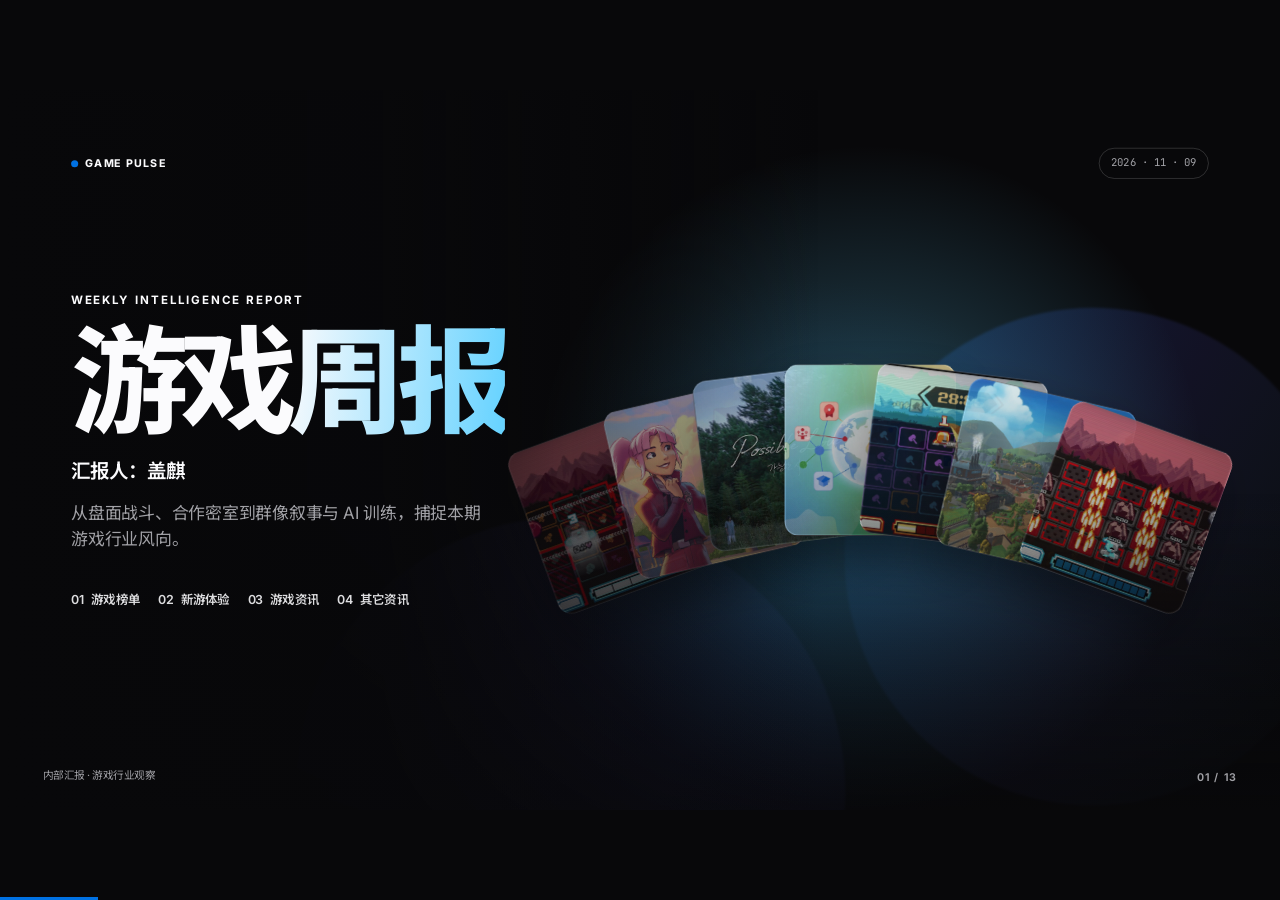
<file: 20261109/index.html>
<!doctype html><html lang="zh-CN"><head><meta charset="utf-8"><meta name="viewport" content="width=device-width, initial-scale=1"><meta name="description" content="盖麒的游戏行业周报 · 2026年11月9日 · 今日榜单、Chivalware、Escape Academy 2、Possible Love与Google AI教育课程"><title>游戏周报 · 盖麒 · 2026.11.09</title><link rel="preload" as="image" href="chivalware-01.jpg"><link rel="preload" as="image" href="academy-key.jpg"><link rel="preload" as="image" href="possible-love.jpg"><link rel="preload" as="image" href="educator.jpg"><link rel="preload" as="image" href="chivalware-02.jpg"><link rel="preload" as="image" href="academy-01.jpg"><link rel="preload" as="image" href="chivalware-03.jpg"><link rel="stylesheet" href="fonts.css?v=20261109-1"><link rel="stylesheet" href="base.css?v=20261109-1"><link rel="stylesheet" href="animations.css?v=20261109-1"><link rel="stylesheet" href="minimal-white.css?v=20261109-1"><link rel="stylesheet" href="style.css?v=20261109-1"><link rel="stylesheet" href="report.css?v=20261109-1"><link rel="stylesheet" href="issue.css?v=20261109-1"><style>.tpl-game-weekly .cover-showcase-card:nth-child(1){--cover-image:url("chivalware-01.jpg")!important;--cover-placeholder:url("chivalware-01.jpg")!important;}
.tpl-game-weekly .cover-showcase-card:nth-child(2){--cover-image:url("academy-key.jpg")!important;--cover-placeholder:url("academy-key.jpg")!important;}
.tpl-game-weekly .cover-showcase-card:nth-child(3){--cover-image:url("possible-love.jpg")!important;--cover-placeholder:url("possible-love.jpg")!important;}
.tpl-game-weekly .cover-showcase-card:nth-child(4){--cover-image:url("educator.jpg")!important;--cover-placeholder:url("educator.jpg")!important;}
.tpl-game-weekly .cover-showcase-card:nth-child(5){--cover-image:url("chivalware-02.jpg")!important;--cover-placeholder:url("chivalware-02.jpg")!important;}
.tpl-game-weekly .cover-showcase-card:nth-child(6){--cover-image:url("academy-01.jpg")!important;--cover-placeholder:url("academy-01.jpg")!important;}
.tpl-game-weekly .cover-showcase-card:nth-child(7){--cover-image:url("chivalware-03.jpg")!important;--cover-placeholder:url("chivalware-03.jpg")!important;}</style></head><body class="tpl-game-weekly"><main class="deck" aria-label="游戏周报"><section class="slide cover-slide dark-slide is-active" data-title="游戏周报">
      <div class="cover-orb orb-a" aria-hidden="true"></div>
      <div class="cover-orb orb-b" aria-hidden="true"></div>
      <div class="cover-showcase" aria-hidden="true">
        <div class="cover-showcase-cards">
          <span class="cover-showcase-card" style="--x: -288px; --y: 57px; --rotate: -20deg; --delay: .00s; --order: 1;"></span>
          <span class="cover-showcase-card" style="--x: -187px; --y: 24px; --rotate: -13deg; --delay: .055s; --order: 2;"></span>
          <span class="cover-showcase-card" style="--x: -94px; --y: 0px; --rotate: -7deg; --delay: .11s; --order: 3;"></span>
          <span class="cover-showcase-card" style="--x: 0px; --y: -8px; --rotate: 0deg; --delay: .165s; --order: 4;"></span>
          <span class="cover-showcase-card" style="--x: 94px; --y: 0px; --rotate: 7deg; --delay: .11s; --order: 5;"></span>
          <span class="cover-showcase-card" style="--x: 187px; --y: 24px; --rotate: 13deg; --delay: .055s; --order: 6;"></span>
          <span class="cover-showcase-card" style="--x: 288px; --y: 57px; --rotate: 20deg; --delay: .00s; --order: 7;"></span>
        </div>
      </div>
      <div class="cover-top">
        <span class="brand-mark"><i></i>GAME PULSE</span>
        <span class="date-chip">2026 · 11 · 09</span>
      </div>
      <div class="cover-content">
        <p class="eyebrow inverse" data-anim="fade-up">WEEKLY INTELLIGENCE REPORT</p>
        <h1 class="cover-title" data-anim="fade-up">游戏<span>周报</span></h1>
        <p class="cover-reporter" data-anim="fade-up">汇报人：盖麒</p>
        <p class="cover-lede" data-anim="fade-up">从盘面战斗、合作密室到群像叙事与 AI 训练，捕捉本期游戏行业风向。</p>
        <div class="cover-index" data-anim="fade-up">
          <span>01&nbsp; 游戏榜单</span><span>02&nbsp; 新游体验</span><span>03&nbsp; 游戏资讯</span><span>04&nbsp; 其它资讯</span>
        </div>
      </div>
      <div class="cover-meta">内部汇报 · 游戏行业观察</div>
      <span class="page-count inverse">01 / 13</span>
      <aside class="notes"><p>今天是2026年11月9日，汇报人盖麒。本期沿用游戏榜单、新游体验、游戏资讯和其它资讯四个栏目。市场部分是今天重新采集的美国区iOS榜单；玩法观察选择11月5日发售的Chivalware；游戏资讯关注同日推出的Escape Academy 2；其它资讯包括Possible Love与Google的AI教育课程。</p><p>这次重点看三件事：色块匹配怎样承接战斗决策，空间与节奏怎样承接合作解谜，以及怎样用具体任务练习和检查新技能。玩法与叙事分析都以官方公开资料为起点，页面保留来源便于回查。</p></aside>
    </section>
<section class="slide agenda-slide" data-title="本期目录"><div class="slide-topline"><span class="brand-mark"><i></i>GAME PULSE</span><span class="section-label">WEEKLY REPORT · 11.09</span></div>
<div class="agenda-intro"><p class="eyebrow">THIS WEEK</p><h2 class="h2">四个切面，<br>看见本期游戏风向。</h2></div><div class="agenda-grid" data-anim="fade-up">
<article class="agenda-item active"><span>01</span><div><b>游戏榜单</b><p>总榜、益智解谜、家庭</p></div><em>→</em></article>
<article class="agenda-item"><span>02</span><div><b>新游体验</b><p>Chivalware · 色块与战斗</p></div><em>→</em></article>
<article class="agenda-item"><span>03</span><div><b>游戏资讯</b><p>Escape Academy 2 · 合作解谜</p></div><em>→</em></article>
<article class="agenda-item"><span>04</span><div><b>其它资讯</b><p>Possible Love · Google AI 教育课程</p></div><em>→</em></article></div>
<span class="page-count">02 / 13</span><aside class="notes"><p>先看三页榜单，再拆一个把色块匹配和实时动作结合的产品，随后看合作解谜、影视和AI学习的产品动态。榜单继续使用美国区iOS的免费、付费、畅销三列，每列保留前十名。</p><p>本期新游栏目的Chivalware属于官方机制观察，没有安装实测。Escape Academy 2的资料重点是校园探索、联机与分屏合作、可选无计时模式。影视按Netflix的11月6日上线安排介绍，Google新闻则来自11月3日公告。接下来先确认今天的市场快照。</p></aside></section>
<section class="slide ranking-detail-slide" data-title="01 · 游戏榜单 · 总榜"><div class="slide-topline"><span class="brand-mark"><i></i>GAME PULSE</span><span class="section-label">01 · 游戏榜单</span></div><div class="rank-focus-heading"><div><p class="eyebrow">RANKING SNAPSHOT · 01</p><h2 class="h2">总榜</h2></div><p>免费 / 付费 / 畅销</p></div><div class="chart-board"><div class="chart-column"><h3>免费榜</h3><a class="chart-row" href="https://apps.apple.com/us/app/meowdoku/id6761760135?uo=2" target="_blank" rel="noopener"><b class="rank-no top-three">1</b><img src="[data-uri]" alt="" width="38" height="38"><span class="rank-copy"><strong title="Meowdoku!">Meowdoku!</strong><small title="Oakever Games">Oakever Games</small></span></a><a class="chart-row" href="https://apps.apple.com/us/app/block-out-color-sort-puzzle/id6752672568?uo=2" target="_blank" rel="noopener"><b class="rank-no top-three">2</b><img src="[data-uri]" alt="" width="38" height="38"><span class="rank-copy"><strong title="Block Out! - Color Sort Puzzle">Block Out! - Color Sort Puzzle</strong><small title="Grand Games A.Ş.">Grand Games A.Ş.</small></span></a><a class="chart-row" href="https://apps.apple.com/us/app/magic-sort/id6499209744?uo=2" target="_blank" rel="noopener"><b class="rank-no top-three">3</b><img src="[data-uri]" alt="" width="38" height="38"><span class="rank-copy"><strong title="Magic Sort!">Magic Sort!</strong><small title="Grand Games A.Ş.">Grand Games A.Ş.</small></span></a><a class="chart-row" href="https://apps.apple.com/us/app/fortnite/id6483539426?uo=2" target="_blank" rel="noopener"><b class="rank-no">4</b><img src="[data-uri]" alt="" width="38" height="38"><span class="rank-copy"><strong title="Fortnite">Fortnite</strong><small title="Epic Games Inc.">Epic Games Inc.</small></span></a><a class="chart-row" href="https://apps.apple.com/us/app/roblox/id431946152?uo=2" target="_blank" rel="noopener"><b class="rank-no">5</b><img src="[data-uri]" alt="" width="38" height="38"><span class="rank-copy"><strong title="Roblox">Roblox</strong><small title="Roblox Corporation">Roblox Corporation</small></span></a><a class="chart-row" href="https://apps.apple.com/us/app/block-blast/id1617391485?uo=2" target="_blank" rel="noopener"><b class="rank-no">6</b><img src="[data-uri]" alt="" width="38" height="38"><span class="rank-copy"><strong title="Block Blast！">Block Blast！</strong><small title="Hungry Studio">Hungry Studio</small></span></a><a class="chart-row" href="https://apps.apple.com/us/app/chess-com-play-and-learn/id329218549?uo=2" target="_blank" rel="noopener"><b class="rank-no">7</b><img src="[data-uri]" alt="" width="38" height="38"><span class="rank-copy"><strong title="Chess.com - Play and Learn">Chess.com - Play and Learn</strong><small title="Chess.com">Chess.com</small></span></a><a class="chart-row" href="https://apps.apple.com/us/app/bus-fever-party/id6746743297?uo=2" target="_blank" rel="noopener"><b class="rank-no">8</b><img src="[data-uri]" alt="" width="38" height="38"><span class="rank-copy"><strong title="Bus Fever Party!">Bus Fever Party!</strong><small title="Lumi Games">Lumi Games</small></span></a><a class="chart-row" href="https://apps.apple.com/us/app/township/id638689075?uo=2" target="_blank" rel="noopener"><b class="rank-no">9</b><img src="[data-uri]" alt="" width="38" height="38"><span class="rank-copy"><strong title="Township">Township</strong><small title="Playrix">Playrix</small></span></a><a class="chart-row" href="https://apps.apple.com/us/app/brain-puzzle-3-crazy-mind/id6756482832?uo=2" target="_blank" rel="noopener"><b class="rank-no">10</b><img src="[data-uri]" alt="" width="38" height="38"><span class="rank-copy"><strong title="Brain Puzzle 3: Crazy Mind">Brain Puzzle 3: Crazy Mind</strong><small title="SmallStep Dev Team">SmallStep Dev Team</small></span></a></div><div class="chart-column"><h3>付费榜</h3><a class="chart-row" href="https://apps.apple.com/us/app/minecraft-play-with-friends/id479516143?uo=2" target="_blank" rel="noopener"><b class="rank-no top-three">1</b><img src="[data-uri]" alt="" width="38" height="38"><span class="rank-copy"><strong title="Minecraft: Play with Friends!">Minecraft: Play with Friends!</strong><small title="Mojang">Mojang</small></span></a><a class="chart-row" href="https://apps.apple.com/us/app/heads-up/id623592465?uo=2" target="_blank" rel="noopener"><b class="rank-no top-three">2</b><img src="[data-uri]" alt="" width="38" height="38"><span class="rank-copy"><strong title="Heads Up!">Heads Up!</strong><small title="Warner Bros.">Warner Bros.</small></span></a><a class="chart-row" href="https://apps.apple.com/us/app/geometry-dash/id625334537?uo=2" target="_blank" rel="noopener"><b class="rank-no top-three">3</b><img src="[data-uri]" alt="" width="38" height="38"><span class="rank-copy"><strong title="Geometry Dash">Geometry Dash</strong><small title="RobTop Games AB">RobTop Games AB</small></span></a><a class="chart-row" href="https://apps.apple.com/us/app/plague-inc/id525818839?uo=2" target="_blank" rel="noopener"><b class="rank-no">4</b><img src="[data-uri]" alt="" width="38" height="38"><span class="rank-copy"><strong title="Plague Inc.">Plague Inc.</strong><small title="Ndemic Creations">Ndemic Creations</small></span></a><a class="chart-row" href="https://apps.apple.com/us/app/bloons-td-6/id1118115766?uo=2" target="_blank" rel="noopener"><b class="rank-no">5</b><img src="[data-uri]" alt="" width="38" height="38"><span class="rank-copy"><strong title="Bloons TD 6">Bloons TD 6</strong><small title="Ninja Kiwi">Ninja Kiwi</small></span></a><a class="chart-row" href="https://apps.apple.com/us/app/stardew-valley/id1406710800?uo=2" target="_blank" rel="noopener"><b class="rank-no">6</b><img src="[data-uri]" alt="" width="38" height="38"><span class="rank-copy"><strong title="Stardew Valley">Stardew Valley</strong><small title="ConcernedApe">ConcernedApe</small></span></a><a class="chart-row" href="https://apps.apple.com/us/app/balatro/id6502453075?uo=2" target="_blank" rel="noopener"><b class="rank-no">7</b><img src="[data-uri]" alt="" width="38" height="38"><span class="rank-copy"><strong title="Balatro">Balatro</strong><small title="Playstack Ltd">Playstack Ltd</small></span></a><a class="chart-row" href="https://apps.apple.com/us/app/monopoly-the-board-game/id1477966166?uo=2" target="_blank" rel="noopener"><b class="rank-no">8</b><img src="[data-uri]" alt="" width="38" height="38"><span class="rank-copy"><strong title="MONOPOLY: The Board Game">MONOPOLY: The Board Game</strong><small title="Marmalade Game Studio">Marmalade Game Studio</small></span></a><a class="chart-row" href="https://apps.apple.com/us/app/bills-must-be-paid/id6763063611?uo=2" target="_blank" rel="noopener"><b class="rank-no">9</b><img src="[data-uri]" alt="" width="38" height="38"><span class="rank-copy"><strong title="Bills Must Be Paid">Bills Must Be Paid</strong><small title="Rike Games">Rike Games</small></span></a><a class="chart-row" href="https://apps.apple.com/us/app/grand-theft-auto-san-andreas/id763692274?uo=2" target="_blank" rel="noopener"><b class="rank-no">10</b><img src="[data-uri]" alt="" width="38" height="38"><span class="rank-copy"><strong title="Grand Theft Auto: San Andreas">Grand Theft Auto: San Andreas</strong><small title="Rockstar Games">Rockstar Games</small></span></a></div><div class="chart-column"><h3>畅销榜</h3><a class="chart-row" href="https://apps.apple.com/us/app/monopoly-go/id1621328561?uo=2" target="_blank" rel="noopener"><b class="rank-no top-three">1</b><img src="[data-uri]" alt="" width="38" height="38"><span class="rank-copy"><strong title="MONOPOLY GO!">MONOPOLY GO!</strong><small title="Scopely, Inc.">Scopely, Inc.</small></span></a><a class="chart-row" href="https://apps.apple.com/us/app/roblox/id431946152?uo=2" target="_blank" rel="noopener"><b class="rank-no top-three">2</b><img src="[data-uri]" alt="" width="38" height="38"><span class="rank-copy"><strong title="Roblox">Roblox</strong><small title="Roblox Corporation">Roblox Corporation</small></span></a><a class="chart-row" href="https://apps.apple.com/us/app/royal-match/id1482155847?uo=2" target="_blank" rel="noopener"><b class="rank-no top-three">3</b><img src="[data-uri]" alt="" width="38" height="38"><span class="rank-copy"><strong title="Royal Match">Royal Match</strong><small title="Dream Games">Dream Games</small></span></a><a class="chart-row" href="https://apps.apple.com/us/app/gossip-harbor-merge-story/id1623318294?uo=2" target="_blank" rel="noopener"><b class="rank-no">4</b><img src="[data-uri]" alt="" width="38" height="38"><span class="rank-copy"><strong title="Gossip Harbor®: Merge &amp; Story">Gossip Harbor®: Merge &amp; Story</strong><small title="Microfun Limited">Microfun Limited</small></span></a><a class="chart-row" href="https://apps.apple.com/us/app/candy-crush-saga/id553834731?uo=2" target="_blank" rel="noopener"><b class="rank-no">5</b><img src="[data-uri]" alt="" width="38" height="38"><span class="rank-copy"><strong title="Candy Crush Saga">Candy Crush Saga</strong><small title="King">King</small></span></a><a class="chart-row" href="https://apps.apple.com/us/app/royal-kingdom/id1606549505?uo=2" target="_blank" rel="noopener"><b class="rank-no">6</b><img src="[data-uri]" alt="" width="38" height="38"><span class="rank-copy"><strong title="Royal Kingdom">Royal Kingdom</strong><small title="Dream Games">Dream Games</small></span></a><a class="chart-row" href="https://apps.apple.com/us/app/whiteout-survival/id6443575749?uo=2" target="_blank" rel="noopener"><b class="rank-no">7</b><img src="[data-uri]" alt="" width="38" height="38"><span class="rank-copy"><strong title="Whiteout Survival">Whiteout Survival</strong><small title="Century Games Pte. Ltd.">Century Games Pte. Ltd.</small></span></a><a class="chart-row" href="https://apps.apple.com/us/app/kingshot/id6739554056?uo=2" target="_blank" rel="noopener"><b class="rank-no">8</b><img src="[data-uri]" alt="" width="38" height="38"><span class="rank-copy"><strong title="Kingshot">Kingshot</strong><small title="Century Games Pte. Ltd.">Century Games Pte. Ltd.</small></span></a><a class="chart-row" href="https://apps.apple.com/us/app/pok%C3%A9mon-go/id1094591345?uo=2" target="_blank" rel="noopener"><b class="rank-no">9</b><img src="[data-uri]" alt="" width="38" height="38"><span class="rank-copy"><strong title="Pokémon GO">Pokémon GO</strong><small title="Scopely Explore, Inc.">Scopely Explore, Inc.</small></span></a><a class="chart-row" href="https://apps.apple.com/us/app/toon-blast/id1176027022?uo=2" target="_blank" rel="noopener"><b class="rank-no">10</b><img src="[data-uri]" alt="" width="38" height="38"><span class="rank-copy"><strong title="Toon Blast">Toon Blast</strong><small title="Peak Games">Peak Games</small></span></a></div></div><p class="rank-focus-caption">美国区 · iOS · 2026 年 11 月 09 日 08:43（北京时间） · <a href="https://itunes.apple.com/us/rss/topfreeapplications/limit=10/genre=6014/json" target="_blank" rel="noopener">Apple RSS ↗</a></p><span class="page-count">03 / 13</span><aside class="notes"><p>总榜是整个游戏市场的横切面。免费榜看获客与曝光位置，付费榜看买断产品的吸引力，畅销榜看商业化位置，三种口径分别理解。</p><p>今天三列榜首依次是：Meowdoku!、Minecraft: Play with Friends!、MONOPOLY GO!。每列提供前十名和商店链接，方便回查。这是采集时点快照，不能由一个名次直接推导下载量、收入或留存。跨期比较仍需保持地区、类别、榜单类型和时间口径一致，再结合版本、玩法与更多数据判断。</p><p>来源：<a href="https://itunes.apple.com/us/rss/topfreeapplications/limit=10/genre=6014/json" target="_blank" rel="noopener">Apple RSS</a></p></aside></section>
<section class="slide ranking-detail-slide" data-title="01 · 游戏榜单 · 益智解谜"><div class="slide-topline"><span class="brand-mark"><i></i>GAME PULSE</span><span class="section-label">01 · 游戏榜单</span></div><div class="rank-focus-heading"><div><p class="eyebrow">RANKING SNAPSHOT · 02</p><h2 class="h2">益智解谜</h2></div><p>免费 / 付费 / 畅销</p></div><div class="chart-board"><div class="chart-column"><h3>免费榜</h3><a class="chart-row" href="https://apps.apple.com/us/app/meowdoku/id6761760135?uo=2" target="_blank" rel="noopener"><b class="rank-no top-three">1</b><img src="[data-uri]" alt="" width="38" height="38"><span class="rank-copy"><strong title="Meowdoku!">Meowdoku!</strong><small title="Oakever Games">Oakever Games</small></span></a><a class="chart-row" href="https://apps.apple.com/us/app/block-out-color-sort-puzzle/id6752672568?uo=2" target="_blank" rel="noopener"><b class="rank-no top-three">2</b><img src="[data-uri]" alt="" width="38" height="38"><span class="rank-copy"><strong title="Block Out! - Color Sort Puzzle">Block Out! - Color Sort Puzzle</strong><small title="Grand Games A.Ş.">Grand Games A.Ş.</small></span></a><a class="chart-row" href="https://apps.apple.com/us/app/magic-sort/id6499209744?uo=2" target="_blank" rel="noopener"><b class="rank-no top-three">3</b><img src="[data-uri]" alt="" width="38" height="38"><span class="rank-copy"><strong title="Magic Sort!">Magic Sort!</strong><small title="Grand Games A.Ş.">Grand Games A.Ş.</small></span></a><a class="chart-row" href="https://apps.apple.com/us/app/block-blast/id1617391485?uo=2" target="_blank" rel="noopener"><b class="rank-no">4</b><img src="[data-uri]" alt="" width="38" height="38"><span class="rank-copy"><strong title="Block Blast！">Block Blast！</strong><small title="Hungry Studio">Hungry Studio</small></span></a><a class="chart-row" href="https://apps.apple.com/us/app/bus-fever-party/id6746743297?uo=2" target="_blank" rel="noopener"><b class="rank-no">5</b><img src="[data-uri]" alt="" width="38" height="38"><span class="rank-copy"><strong title="Bus Fever Party!">Bus Fever Party!</strong><small title="Lumi Games">Lumi Games</small></span></a><a class="chart-row" href="https://apps.apple.com/us/app/township/id638689075?uo=2" target="_blank" rel="noopener"><b class="rank-no">6</b><img src="[data-uri]" alt="" width="38" height="38"><span class="rank-copy"><strong title="Township">Township</strong><small title="Playrix">Playrix</small></span></a><a class="chart-row" href="https://apps.apple.com/us/app/brain-puzzle-3-crazy-mind/id6756482832?uo=2" target="_blank" rel="noopener"><b class="rank-no">7</b><img src="[data-uri]" alt="" width="38" height="38"><span class="rank-copy"><strong title="Brain Puzzle 3: Crazy Mind">Brain Puzzle 3: Crazy Mind</strong><small title="SmallStep Dev Team">SmallStep Dev Team</small></span></a><a class="chart-row" href="https://apps.apple.com/us/app/sand-blocks-drop-puzzle/id6757140488?uo=2" target="_blank" rel="noopener"><b class="rank-no">8</b><img src="[data-uri]" alt="" width="38" height="38"><span class="rank-copy"><strong title="Sand Blocks: Drop Puzzle">Sand Blocks: Drop Puzzle</strong><small title="Rollic Games">Rollic Games</small></span></a><a class="chart-row" href="https://apps.apple.com/us/app/bus-traffic-fever/id6759763476?uo=2" target="_blank" rel="noopener"><b class="rank-no">9</b><img src="[data-uri]" alt="" width="38" height="38"><span class="rank-copy"><strong title="Bus Traffic Fever!">Bus Traffic Fever!</strong><small title="GOODROID,Inc.">GOODROID,Inc.</small></span></a><a class="chart-row" href="https://apps.apple.com/us/app/colony-flow/id6779167923?uo=2" target="_blank" rel="noopener"><b class="rank-no">10</b><img src="[data-uri]" alt="" width="38" height="38"><span class="rank-copy"><strong title="Colony Flow!">Colony Flow!</strong><small title="ABI GLOBAL LTD.">ABI GLOBAL LTD.</small></span></a></div><div class="chart-column"><h3>付费榜</h3><a class="chart-row" href="https://apps.apple.com/us/app/poppy-playtime-chapter-5/id6788134172?uo=2" target="_blank" rel="noopener"><b class="rank-no top-three">1</b><img src="[data-uri]" alt="" width="38" height="38"><span class="rank-copy"><strong title="Poppy Playtime Chapter 5">Poppy Playtime Chapter 5</strong><small title="Mob Entertainment, Inc">Mob Entertainment, Inc</small></span></a><a class="chart-row" href="https://apps.apple.com/us/app/the-house-of-tesla/id1252260233?uo=2" target="_blank" rel="noopener"><b class="rank-no top-three">2</b><img src="[data-uri]" alt="" width="38" height="38"><span class="rank-copy"><strong title="The House of Tesla">The House of Tesla</strong><small title="Blue Brain Games">Blue Brain Games</small></span></a><a class="chart-row" href="https://apps.apple.com/us/app/reds-first-flight/id1596736236?uo=2" target="_blank" rel="noopener"><b class="rank-no top-three">3</b><img src="[data-uri]" alt="" width="38" height="38"><span class="rank-copy"><strong title="Red&#x27;s First Flight">Red&#x27;s First Flight</strong><small title="Rovio Entertainment Oyj">Rovio Entertainment Oyj</small></span></a><a class="chart-row" href="https://apps.apple.com/us/app/wheres-my-water/id449735650?uo=2" target="_blank" rel="noopener"><b class="rank-no">4</b><img src="[data-uri]" alt="" width="38" height="38"><span class="rank-copy"><strong title="Where&#x27;s My Water?">Where&#x27;s My Water?</strong><small title="Disney">Disney</small></span></a><a class="chart-row" href="https://apps.apple.com/us/app/the-past-within/id1642601792?uo=2" target="_blank" rel="noopener"><b class="rank-no">5</b><img src="[data-uri]" alt="" width="38" height="38"><span class="rank-copy"><strong title="The Past Within">The Past Within</strong><small title="Rusty Lake">Rusty Lake</small></span></a><a class="chart-row" href="https://apps.apple.com/us/app/midnight-fridge/id6826587140?uo=2" target="_blank" rel="noopener"><b class="rank-no">6</b><img src="[data-uri]" alt="" width="38" height="38"><span class="rank-copy"><strong title="Midnight Fridge">Midnight Fridge</strong><small title="Paper Code Adrianna Błaszczyńska">Paper Code Adrianna Błaszczyńska</small></span></a><a class="chart-row" href="https://apps.apple.com/us/app/sobo-jelly-merge/id6829470634?uo=2" target="_blank" rel="noopener"><b class="rank-no">7</b><img src="[data-uri]" alt="" width="38" height="38"><span class="rank-copy"><strong title="Sobo Jelly Merge">Sobo Jelly Merge</strong><small title="Shenzhen Taizhi Wansi Technology Co., Ltd.">Shenzhen Taizhi Wansi Technology Co., Ltd.</small></span></a><a class="chart-row" href="https://apps.apple.com/us/app/servant-of-the-lake/id6748751735?uo=2" target="_blank" rel="noopener"><b class="rank-no">8</b><img src="[data-uri]" alt="" width="38" height="38"><span class="rank-copy"><strong title="Servant of the Lake">Servant of the Lake</strong><small title="Rusty Lake">Rusty Lake</small></span></a><a class="chart-row" href="https://apps.apple.com/us/app/poppy-playtime-chapter-1/id1610947489?uo=2" target="_blank" rel="noopener"><b class="rank-no">9</b><img src="[data-uri]" alt="" width="38" height="38"><span class="rank-copy"><strong title="Poppy Playtime Chapter 1">Poppy Playtime Chapter 1</strong><small title="Mob Entertainment, Inc">Mob Entertainment, Inc</small></span></a><a class="chart-row" href="https://apps.apple.com/us/app/monument-valley/id728293409?uo=2" target="_blank" rel="noopener"><b class="rank-no">10</b><img src="[data-uri]" alt="" width="38" height="38"><span class="rank-copy"><strong title="Monument Valley">Monument Valley</strong><small title="ustwo games">ustwo games</small></span></a></div><div class="chart-column"><h3>畅销榜</h3><a class="chart-row" href="https://apps.apple.com/us/app/royal-match/id1482155847?uo=2" target="_blank" rel="noopener"><b class="rank-no top-three">1</b><img src="[data-uri]" alt="" width="38" height="38"><span class="rank-copy"><strong title="Royal Match">Royal Match</strong><small title="Dream Games">Dream Games</small></span></a><a class="chart-row" href="https://apps.apple.com/us/app/gossip-harbor-merge-story/id1623318294?uo=2" target="_blank" rel="noopener"><b class="rank-no top-three">2</b><img src="[data-uri]" alt="" width="38" height="38"><span class="rank-copy"><strong title="Gossip Harbor®: Merge &amp; Story">Gossip Harbor®: Merge &amp; Story</strong><small title="Microfun Limited">Microfun Limited</small></span></a><a class="chart-row" href="https://apps.apple.com/us/app/candy-crush-saga/id553834731?uo=2" target="_blank" rel="noopener"><b class="rank-no top-three">3</b><img src="[data-uri]" alt="" width="38" height="38"><span class="rank-copy"><strong title="Candy Crush Saga">Candy Crush Saga</strong><small title="King">King</small></span></a><a class="chart-row" href="https://apps.apple.com/us/app/royal-kingdom/id1606549505?uo=2" target="_blank" rel="noopener"><b class="rank-no">4</b><img src="[data-uri]" alt="" width="38" height="38"><span class="rank-copy"><strong title="Royal Kingdom">Royal Kingdom</strong><small title="Dream Games">Dream Games</small></span></a><a class="chart-row" href="https://apps.apple.com/us/app/toon-blast/id1176027022?uo=2" target="_blank" rel="noopener"><b class="rank-no">5</b><img src="[data-uri]" alt="" width="38" height="38"><span class="rank-copy"><strong title="Toon Blast">Toon Blast</strong><small title="Peak Games">Peak Games</small></span></a><a class="chart-row" href="https://apps.apple.com/us/app/township/id638689075?uo=2" target="_blank" rel="noopener"><b class="rank-no">6</b><img src="[data-uri]" alt="" width="38" height="38"><span class="rank-copy"><strong title="Township">Township</strong><small title="Playrix">Playrix</small></span></a><a class="chart-row" href="https://apps.apple.com/us/app/gardenscapes/id1105855019?uo=2" target="_blank" rel="noopener"><b class="rank-no">7</b><img src="[data-uri]" alt="" width="38" height="38"><span class="rank-copy"><strong title="Gardenscapes">Gardenscapes</strong><small title="Playrix">Playrix</small></span></a><a class="chart-row" href="https://apps.apple.com/us/app/match-factory/id6449094229?uo=2" target="_blank" rel="noopener"><b class="rank-no">8</b><img src="[data-uri]" alt="" width="38" height="38"><span class="rank-copy"><strong title="Match Factory!">Match Factory!</strong><small title="Peak Games">Peak Games</small></span></a><a class="chart-row" href="https://apps.apple.com/us/app/colony-flow/id6779167923?uo=2" target="_blank" rel="noopener"><b class="rank-no">9</b><img src="[data-uri]" alt="" width="38" height="38"><span class="rank-copy"><strong title="Colony Flow!">Colony Flow!</strong><small title="ABI GLOBAL LTD.">ABI GLOBAL LTD.</small></span></a><a class="chart-row" href="https://apps.apple.com/us/app/homescapes/id1195621598?uo=2" target="_blank" rel="noopener"><b class="rank-no">10</b><img src="[data-uri]" alt="" width="38" height="38"><span class="rank-copy"><strong title="Homescapes">Homescapes</strong><small title="Playrix">Playrix</small></span></a></div></div><p class="rank-focus-caption">美国区 · iOS · 2026 年 11 月 09 日 08:43（北京时间） · <a href="https://itunes.apple.com/us/rss/topfreeapplications/limit=10/genre=7012/json" target="_blank" rel="noopener">Apple RSS ↗</a></p><span class="page-count">04 / 13</span><aside class="notes"><p>益智解谜榜与本期盘面玩法的观察可以互相参照。颜色、位置和配对这些熟悉规则，可以被组织成不同节奏，具体体验仍取决于目标、反馈和压力来源。</p><p>今天三列榜首依次是：Meowdoku!、Poppy Playtime Chapter 5、Royal Match。每列提供前十名和商店链接，方便回查。这是采集时点快照，不能由一个名次直接推导下载量、收入或留存。跨期比较仍需保持地区、类别、榜单类型和时间口径一致，再结合版本、玩法与更多数据判断。</p><p>来源：<a href="https://itunes.apple.com/us/rss/topfreeapplications/limit=10/genre=7012/json" target="_blank" rel="noopener">Apple RSS</a></p></aside></section>
<section class="slide ranking-detail-slide" data-title="01 · 游戏榜单 · 家庭"><div class="slide-topline"><span class="brand-mark"><i></i>GAME PULSE</span><span class="section-label">01 · 游戏榜单</span></div><div class="rank-focus-heading"><div><p class="eyebrow">RANKING SNAPSHOT · 03</p><h2 class="h2">家庭</h2></div><p>免费 / 付费 / 畅销</p></div><div class="chart-board"><div class="chart-column"><h3>免费榜</h3><a class="chart-row" href="https://apps.apple.com/us/app/monopoly-go/id1621328561?uo=2" target="_blank" rel="noopener"><b class="rank-no top-three">1</b><img src="[data-uri]" alt="" width="38" height="38"><span class="rank-copy"><strong title="MONOPOLY GO!">MONOPOLY GO!</strong><small title="Scopely, Inc.">Scopely, Inc.</small></span></a><a class="chart-row" href="https://apps.apple.com/us/app/imposter-game-party-edition/id6745120053?uo=2" target="_blank" rel="noopener"><b class="rank-no top-three">2</b><img src="[data-uri]" alt="" width="38" height="38"><span class="rank-copy"><strong title="Imposter Game - Party Edition">Imposter Game - Party Edition</strong><small title="Sven Vucak">Sven Vucak</small></span></a><a class="chart-row" href="https://apps.apple.com/us/app/manhunt-hide-seek/id6560107504?uo=2" target="_blank" rel="noopener"><b class="rank-no top-three">3</b><img src="[data-uri]" alt="" width="38" height="38"><span class="rank-copy"><strong title="Manhunt: Hide &amp; Seek">Manhunt: Hide &amp; Seek</strong><small title="Integrated Reality Labs Inc.">Integrated Reality Labs Inc.</small></span></a><a class="chart-row" href="https://apps.apple.com/us/app/charades-guess-game-guessly/id6473058122?uo=2" target="_blank" rel="noopener"><b class="rank-no">4</b><img src="[data-uri]" alt="" width="38" height="38"><span class="rank-copy"><strong title="Charades Guess Game · Guessly">Charades Guess Game · Guessly</strong><small title="smak apps">smak apps</small></span></a><a class="chart-row" href="https://apps.apple.com/us/app/2-player-games-offline-games/id1465731199?uo=2" target="_blank" rel="noopener"><b class="rank-no">5</b><img src="[data-uri]" alt="" width="38" height="38"><span class="rank-copy"><strong title="2 Player Games : Offline Games">2 Player Games : Offline Games</strong><small title="Moreno Maio">Moreno Maio</small></span></a><a class="chart-row" href="https://apps.apple.com/us/app/uno/id1344700142?uo=2" target="_blank" rel="noopener"><b class="rank-no">6</b><img src="[data-uri]" alt="" width="38" height="38"><span class="rank-copy"><strong title="UNO!™">UNO!™</strong><small title="Mattel Game Studios HK Limited">Mattel Game Studios HK Limited</small></span></a><a class="chart-row" href="https://apps.apple.com/us/app/magic-level-9-tap-piano-game/id1446874445?uo=2" target="_blank" rel="noopener"><b class="rank-no">7</b><img src="[data-uri]" alt="" width="38" height="38"><span class="rank-copy"><strong title="Magic Level 9: Tap Piano Game">Magic Level 9: Tap Piano Game</strong><small title="Kim Nguyen">Kim Nguyen</small></span></a><a class="chart-row" href="https://apps.apple.com/us/app/cube-solver-3d/id1673039373?uo=2" target="_blank" rel="noopener"><b class="rank-no">8</b><img src="[data-uri]" alt="" width="38" height="38"><span class="rank-copy"><strong title="Cube Solver 3D">Cube Solver 3D</strong><small title="LOLAGRE">LOLAGRE</small></span></a><a class="chart-row" href="https://apps.apple.com/us/app/crossy-road/id924373886?uo=2" target="_blank" rel="noopener"><b class="rank-no">9</b><img src="[data-uri]" alt="" width="38" height="38"><span class="rank-copy"><strong title="Crossy Road">Crossy Road</strong><small title="HIPSTER WHALE">HIPSTER WHALE</small></span></a><a class="chart-row" href="https://apps.apple.com/us/app/scram-hide-and-seek/id6817314923?uo=2" target="_blank" rel="noopener"><b class="rank-no">10</b><img src="[data-uri]" alt="" width="38" height="38"><span class="rank-copy"><strong title="SCRAM: Hide and Seek">SCRAM: Hide and Seek</strong><small title="Moveera Pty Ltd">Moveera Pty Ltd</small></span></a></div><div class="chart-column"><h3>付费榜</h3><a class="chart-row" href="https://apps.apple.com/us/app/monopoly-the-board-game/id1477966166?uo=2" target="_blank" rel="noopener"><b class="rank-no top-three">1</b><img src="[data-uri]" alt="" width="38" height="38"><span class="rank-copy"><strong title="MONOPOLY: The Board Game">MONOPOLY: The Board Game</strong><small title="Marmalade Game Studio">Marmalade Game Studio</small></span></a><a class="chart-row" href="https://apps.apple.com/us/app/pou/id575154654?uo=2" target="_blank" rel="noopener"><b class="rank-no top-three">2</b><img src="[data-uri]" alt="" width="38" height="38"><span class="rank-copy"><strong title="Pou">Pou</strong><small title="Zakeh Limited">Zakeh Limited</small></span></a><a class="chart-row" href="https://apps.apple.com/us/app/incredibox/id1093131935?uo=2" target="_blank" rel="noopener"><b class="rank-no top-three">3</b><img src="[data-uri]" alt="" width="38" height="38"><span class="rank-copy"><strong title="Incredibox">Incredibox</strong><small title="So Far So Good">So Far So Good</small></span></a><a class="chart-row" href="https://apps.apple.com/us/app/wheres-my-water/id449735650?uo=2" target="_blank" rel="noopener"><b class="rank-no">4</b><img src="[data-uri]" alt="" width="38" height="38"><span class="rank-copy"><strong title="Where&#x27;s My Water?">Where&#x27;s My Water?</strong><small title="Disney">Disney</small></span></a><a class="chart-row" href="https://apps.apple.com/us/app/the-game-of-life-2/id1512751689?uo=2" target="_blank" rel="noopener"><b class="rank-no">5</b><img src="[data-uri]" alt="" width="38" height="38"><span class="rank-copy"><strong title="The Game of Life 2">The Game of Life 2</strong><small title="Marmalade Game Studio">Marmalade Game Studio</small></span></a><a class="chart-row" href="https://apps.apple.com/us/app/ticket-to-ride/id6463616555?uo=2" target="_blank" rel="noopener"><b class="rank-no">6</b><img src="[data-uri]" alt="" width="38" height="38"><span class="rank-copy"><strong title="Ticket to Ride®">Ticket to Ride®</strong><small title="Marmalade Game Studio">Marmalade Game Studio</small></span></a><a class="chart-row" href="https://apps.apple.com/us/app/rogold/id1618599725?uo=2" target="_blank" rel="noopener"><b class="rank-no">7</b><img src="[data-uri]" alt="" width="38" height="38"><span class="rank-copy"><strong title="RoGold">RoGold</strong><small title="Alrovi Aps">Alrovi Aps</small></span></a><a class="chart-row" href="https://apps.apple.com/us/app/animal-crossing-pocket-camp-c/id6547834967?uo=2" target="_blank" rel="noopener"><b class="rank-no">8</b><img src="[data-uri]" alt="" width="38" height="38"><span class="rank-copy"><strong title="Animal Crossing: Pocket Camp C">Animal Crossing: Pocket Camp C</strong><small title="Nintendo Co., Ltd.">Nintendo Co., Ltd.</small></span></a><a class="chart-row" href="https://apps.apple.com/us/app/backyard-baseball-01/id6740349587?uo=2" target="_blank" rel="noopener"><b class="rank-no">9</b><img src="[data-uri]" alt="" width="38" height="38"><span class="rank-copy"><strong title="Backyard Baseball &#x27;01">Backyard Baseball &#x27;01</strong><small title="Playground Productions LLC">Playground Productions LLC</small></span></a><a class="chart-row" href="https://apps.apple.com/us/app/the-game-of-life/id1117405948?uo=2" target="_blank" rel="noopener"><b class="rank-no">10</b><img src="[data-uri]" alt="" width="38" height="38"><span class="rank-copy"><strong title="The Game of Life">The Game of Life</strong><small title="Marmalade Game Studio">Marmalade Game Studio</small></span></a></div><div class="chart-column"><h3>畅销榜</h3><a class="chart-row" href="https://apps.apple.com/us/app/monopoly-go/id1621328561?uo=2" target="_blank" rel="noopener"><b class="rank-no top-three">1</b><img src="[data-uri]" alt="" width="38" height="38"><span class="rank-copy"><strong title="MONOPOLY GO!">MONOPOLY GO!</strong><small title="Scopely, Inc.">Scopely, Inc.</small></span></a><a class="chart-row" href="https://apps.apple.com/us/app/hay-day/id506627515?uo=2" target="_blank" rel="noopener"><b class="rank-no top-three">2</b><img src="[data-uri]" alt="" width="38" height="38"><span class="rank-copy"><strong title="Hay Day">Hay Day</strong><small title="Supercell">Supercell</small></span></a><a class="chart-row" href="https://apps.apple.com/us/app/yahtzee-with-buddies-dice/id1206967173?uo=2" target="_blank" rel="noopener"><b class="rank-no top-three">3</b><img src="[data-uri]" alt="" width="38" height="38"><span class="rank-copy"><strong title="Yahtzee® with Buddies Dice">Yahtzee® with Buddies Dice</strong><small title="Scopely, Inc.">Scopely, Inc.</small></span></a><a class="chart-row" href="https://apps.apple.com/us/app/toptop-games-party/id6748342498?uo=2" target="_blank" rel="noopener"><b class="rank-no">4</b><img src="[data-uri]" alt="" width="38" height="38"><span class="rank-copy"><strong title="TopTop: Games &amp; Party">TopTop: Games &amp; Party</strong><small title="MX INNOVATION PTE. LTD.">MX INNOVATION PTE. LTD.</small></span></a><a class="chart-row" href="https://apps.apple.com/us/app/matchington-mansion/id1216575026?uo=2" target="_blank" rel="noopener"><b class="rank-no">5</b><img src="[data-uri]" alt="" width="38" height="38"><span class="rank-copy"><strong title="Matchington Mansion">Matchington Mansion</strong><small title="Magic Tavern, Inc.">Magic Tavern, Inc.</small></span></a><a class="chart-row" href="https://apps.apple.com/us/app/sort-express/id6739867121?uo=2" target="_blank" rel="noopener"><b class="rank-no">6</b><img src="[data-uri]" alt="" width="38" height="38"><span class="rank-copy"><strong title="Sort Express!">Sort Express!</strong><small title="Circle Games">Circle Games</small></span></a><a class="chart-row" href="https://apps.apple.com/us/app/ludo-star/id1198143062?uo=2" target="_blank" rel="noopener"><b class="rank-no">7</b><img src="[data-uri]" alt="" width="38" height="38"><span class="rank-copy"><strong title="Ludo STAR">Ludo STAR</strong><small title="Gameberry Labs">Gameberry Labs</small></span></a><a class="chart-row" href="https://apps.apple.com/us/app/uno/id1344700142?uo=2" target="_blank" rel="noopener"><b class="rank-no">8</b><img src="[data-uri]" alt="" width="38" height="38"><span class="rank-copy"><strong title="UNO!™">UNO!™</strong><small title="Mattel Game Studios HK Limited">Mattel Game Studios HK Limited</small></span></a><a class="chart-row" href="https://apps.apple.com/us/app/merge-dragons/id1208952944?uo=2" target="_blank" rel="noopener"><b class="rank-no">9</b><img src="[data-uri]" alt="" width="38" height="38"><span class="rank-copy"><strong title="Merge Dragons!">Merge Dragons!</strong><small title="Gram Games">Gram Games</small></span></a><a class="chart-row" href="https://apps.apple.com/us/app/spades-plus-card-game/id834185106?uo=2" target="_blank" rel="noopener"><b class="rank-no">10</b><img src="[data-uri]" alt="" width="38" height="38"><span class="rank-copy"><strong title="Spades Plus - Card Game">Spades Plus - Card Game</strong><small title="Zynga Inc.">Zynga Inc.</small></span></a></div></div><p class="rank-focus-caption">美国区 · iOS · 2026 年 11 月 09 日 08:43（北京时间） · <a href="https://itunes.apple.com/us/rss/topfreeapplications/limit=10/genre=7009/json" target="_blank" rel="noopener">Apple RSS ↗</a></p><span class="page-count">05 / 13</span><aside class="notes"><p>家庭榜补充桌游、派对与轻量娱乐的产品样本。它有助于观察不同IP和规则的组合，也提醒我们结合实际使用场景分析产品，而不只按一个分类名称判断受众。</p><p>今天三列榜首依次是：MONOPOLY GO!、MONOPOLY: The Board Game、MONOPOLY GO!。每列提供前十名和商店链接，方便回查。这是采集时点快照，不能由一个名次直接推导下载量、收入或留存。跨期比较仍需保持地区、类别、榜单类型和时间口径一致，再结合版本、玩法与更多数据判断。</p><p>来源：<a href="https://itunes.apple.com/us/rss/topfreeapplications/limit=10/genre=7009/json" target="_blank" rel="noopener">Apple RSS</a></p></aside></section>
<section class="slide color-slide chivalware-slide" data-title="02 · 新游体验 · Chivalware"><div class="slide-topline"><span class="brand-mark"><i></i>GAME PULSE</span><span class="section-label">02 · 新游体验</span></div>
<div class="color-layout"><div class="color-copy" data-anim="fade-up"><p class="eyebrow">MECHANIC WATCH · REGAL PIGEON</p><h2 class="h2">Chivalware<br><span class="blue-text">色块 × 战斗</span></h2><p class="color-tagline">匹配为武器充能，走位创造机会。</p><p class="color-description">在实时网格战场上匹配色块，为不同颜色的武器补充能量；同时躲避攻击，选择出手时机，让盘面规划与动作节奏相互影响。</p><div class="color-dates"><b>11 月 5 日发售</b><span>PC / Nintendo Switch 2 · 动作 Roguelite</span></div><p class="method-label">公开机制观察 · 官方说明与宣传素材</p></div><div class="color-gallery" data-anim="fade-up"><figure class="color-main"><img src="chivalware-01.jpg" alt="Chivalware 官方宣传画面：色块网格与战斗" loading="eager" decoding="async"></figure><div class="color-details"><figure><img src="chivalware-02.jpg" alt="Chivalware 官方宣传画面：武器能量与敌人" loading="eager" decoding="async"></figure><figure><img src="chivalware-03.jpg" alt="Chivalware 官方宣传画面：实时网格战场" loading="eager" decoding="async"></figure></div></div></div>
<a class="source-corner" href="https://store.steampowered.com/app/3591900/Chivalware/" target="_blank" rel="noopener">来源：Steam · Dotemu 新闻稿 ↗</a><span class="page-count">06 / 13</span><aside class="notes"><p>Chivalware于11月5日在PC和Nintendo Switch 2推出。官方介绍把它定义为融合色块匹配与实时网格动作的Roguelite：匹配为武器充能，走位躲避攻击，再寻找出手时机。武器带有不同颜色，最多可以装备三个武器盘。</p><p>本页依据官方说明和宣传素材，未进行安装实测。接下来讨论的是一个机制连接方式：同一块战场既提供资源，也带来威胁。玩家需要同时判断哪里能补充能量、哪里更安全，以及什么时候适合攻击。信息是否易读和操作是否顺畅，仍需实际试玩验证。</p><p>来源：<a href="https://store.steampowered.com/app/3591900/Chivalware/" target="_blank" rel="noopener">Steam 官方</a> · <a href="https://www.cosmocover.com/fr/newsroom/chivalware-est-disponible-aujourdhui-sur-pc-et-nintendo-switch-2/" target="_blank" rel="noopener">发行新闻稿</a></p></aside></section>
<section class="slide insight-slide" data-title="Chivalware · 机制拆解"><div class="slide-topline"><span class="brand-mark"><i></i>GAME PULSE</span><span class="section-label">02 · 新游体验</span></div>
<p class="eyebrow">MECHANIC OBSERVATION</p><h2 class="h2">把盘面资源，<br>接进<span class="blue-text">实时战斗的决策。</span></h2><div class="insight-layout" data-anim="fade-up"><div class="mechanic-stack">
<article class="mechanic-card"><span class="mechanic-no">01</span><div><h3>匹配：补充可用能量</h3><p>色块匹配与武器充能相连，盘面成为战斗资源来源。</p></div></article>
<article class="mechanic-card"><span class="mechanic-no">02</span><div><h3>走位：在压力下选路径</h3><p>躲避敌人攻击，同时寻找能够继续匹配和充能的位置。</p></div></article>
<article class="mechanic-card"><span class="mechanic-no">03</span><div><h3>出手：把准备变成结果</h3><p>能量、武器与时机共同决定下一次攻击选择。</p></div></article></div><div class="verdict-card"><p class="card-label">设计观察</p><h3>同一块盘面，<br>承接两种压力。</h3><p>资源规划与即时反应同时发生。值得验证的是：视觉与反馈能否帮助玩家在忙碌中保持判断。</p><div class="verdict-line"></div><p class="card-label">待试玩验证</p><div class="watch-list"><span>颜色辨识</span><span>攻击预警</span><span>操作负担</span></div></div></div>
<a class="source-corner" href="https://store.steampowered.com/app/3591900/Chivalware/" target="_blank" rel="noopener">来源：Steam 官方 · 机制分析 ↗</a><span class="page-count">07 / 13</span><aside class="notes"><p>这页的分析是，混合玩法的连接点可以放在资源与时机上。色块决定可获得的资源，敌人的动作改变安全空间，两者共同影响下一步选择。它们在同一个画面里发生，因而也会竞争玩家的注意力。</p><p>后续试玩可以记录：第一次读懂武器颜色需要多久，危险来临之前是否有足够提示，以及连续出错时能否理解原因。对休闲产品而言，借鉴这种连接方式时仍要控制同时要求玩家处理的信息量。页面提出观察与验证问题，不把混合机制本身当成吸引力或留存已经成立的证据。</p><p>来源：<a href="https://store.steampowered.com/app/3591900/Chivalware/" target="_blank" rel="noopener">Steam 官方商店</a></p></aside></section>
<section class="slide black-myth-slide dark-slide academy-slide" data-title="03 · 游戏资讯 · Escape Academy 2"><div class="slide-topline"><span class="brand-mark inverse"><i></i>GAME PULSE</span><span class="section-label inverse">03 · 游戏资讯</span></div>
<div class="black-myth-heading" data-anim="fade-up"><div><p class="eyebrow inverse">GAME NEWS · COIN CREW GAMES</p><h2 class="h2 inverse">Escape Academy 2<br><span class="blue-text">把校园，变成一间大密室。</span></h2></div><div class="status-note"><b>11 月 5 日发售</b><span>单人 / 联机 / 本地分屏<br>可选无计时模式</span></div></div><div class="black-myth-gallery" data-anim="fade-up"><figure class="myth-frame myth-1"><img src="academy-01.jpg" alt="Escape Academy 2 官方游戏画面：校园与谜题" loading="eager" decoding="async"></figure><figure class="myth-frame myth-2"><img src="academy-02.jpg" alt="Escape Academy 2 官方游戏画面：密室探索" loading="eager" decoding="async"></figure><figure class="myth-frame myth-3"><img src="academy-03.jpg" alt="Escape Academy 2 官方游戏画面：解谜场景" loading="eager" decoding="async"></figure></div><p class="black-myth-summary">新作将密室关卡放入可探索的校园，提供联机与本地分屏合作，并通过可选无计时模式，让玩家按自己的节奏解谜。</p>
<a class="source-corner inverse" href="https://presents.iam8bit.com/escape-academy-2.html" target="_blank" rel="noopener">来源：Steam · iam8bit Presents 官方 ↗</a><span class="page-count inverse">08 / 13</span><aside class="notes"><p>Escape Academy 2: Back 2 School于11月5日发售。官方资料把校园本身描述为一个可以探索的大谜题空间，课程之间还包含通道、秘密和支线。游戏支持单人、在线合作与本地分屏，也提供可选无计时模式。</p><p>这条资讯值得观察的是节奏选择与空间串联。一个连续空间可以让离开关卡后的探索继续承担目标，无计时选项则允许不同玩家选择更合适的压力。这里介绍已公开的功能，没有进行完整流程实测；合作的沟通负担、线索提示和关卡衔接仍需在实际游玩中判断。</p><p>来源：<a href="https://store.steampowered.com/app/3296060/Escape_Academy_2_Back_2_School/" target="_blank" rel="noopener">Steam 官方商店</a> · <a href="https://presents.iam8bit.com/escape-academy-2.html" target="_blank" rel="noopener">发行商产品页</a></p></aside></section>
<section class="slide route-slide" data-title="合作解谜 · 设计观察"><div class="slide-topline"><span class="brand-mark"><i></i>GAME PULSE</span><span class="section-label">03 · 游戏资讯</span></div>
<p class="eyebrow">DESIGN OBSERVATION</p><h2 class="h2">让线索能交流，<br>让<span class="blue-text">两个人都有事可做。</span></h2><div class="route-layout" data-anim="fade-up"><div class="route-statement"><p>校园探索提供共同空间，合作模式提供共同目标。设计上可以继续检查：发现、解释和验证，是否都给双方留下参与机会。</p><div class="route-arrow">→</div><p class="route-small">观察点：线索要容易描述，操作要有明确反馈，时间压力也应与玩家选择的节奏匹配。</p></div><div class="route-cards"><article><span>01</span><h3>发现</h3><p>找到线索<br>建立共同注意</p></article><article><span>02</span><h3>交流</h3><p>描述与组合<br>形成可尝试方案</p></article><article class="route-accent"><span>03</span><h3>验证</h3><p>操作并看反馈<br>共同修正判断</p></article></div></div>
<a class="source-corner" href="https://presents.iam8bit.com/escape-academy-2.html" target="_blank" rel="noopener">来源：官方功能 · 设计分析 ↗</a><span class="page-count">09 / 13</span><aside class="notes"><p>这页属于合作解谜的设计分析。发现、交流、验证是一个可用于观察的过程，不表示新作已经在每一关采用固定的信息分工。真正重要的问题是：两个人在同一任务里，是否都有机会理解线索、提出方案并看见结果。</p><p>实际体验时，可以留意一方长时间等待的情况、线索描述是否依赖模糊位置，以及操作反馈是否被双方及时注意到。官方提供的无计时选项也提示我们，压力本身应服务于体验目标。对轻量合作玩法，先让沟通有作用，再根据目标决定需要多少速度与紧张感。</p><p>来源：<a href="https://presents.iam8bit.com/escape-academy-2.html" target="_blank" rel="noopener">官方产品页</a></p></aside></section>
<section class="slide jewelry-slide dark-slide possible-slide" data-title="04 · 其它资讯 · Possible Love"><div class="slide-topline"><span class="brand-mark inverse"><i></i>GAME PULSE</span><span class="section-label inverse">04 · 其它资讯</span></div>
<div class="jewelry-layout"><div class="jewelry-copy" data-anim="fade-up"><p class="eyebrow inverse">NETFLIX · 影视资讯</p><h2 class="h2 inverse"><span class="warm-text">Possible<br>Love</span></h2><p class="film-date">11 月 6 日 · 已上线 Netflix</p><p class="jewelry-lede">李沧东新作围绕两对夫妻展开。一场纪录片拍摄让彼此的生活与隐藏欲望相遇，也让观察者进入关系之中。</p><div class="materials"><span>李沧东</span><span>两对夫妻</span><span>群像与视角</span></div><div class="luxury-insight"><p class="card-label inverse">叙事观察</p><p>让同一件事被不同角色看见，关系变化也能成为推进故事的线索。</p></div></div><figure class="possible-art" data-anim="fade-up"><img src="possible-love.jpg" alt="Netflix 官方 Possible Love 公布上线日期的英文海报" loading="eager" decoding="async"></figure></div>
<a class="source-corner inverse" href="https://about.netflix.com/en/news/possible-love-premieres-november-6" target="_blank" rel="noopener">来源：Netflix 官方 ↗</a><span class="page-count inverse">10 / 13</span><aside class="notes"><p>Possible Love按Netflix官方排期于11月6日全球上线，是李沧东执导的新作。公开梗概围绕两对夫妻与一次纪录片拍摄展开，角色之间不同的生活处境和隐藏欲望构成冲突。右侧使用官方发布的日期海报，本页仅讨论公开设定。</p><p>从游戏叙事角度，可以观察同一事件如何被不同角色理解，以及关系变化怎样反过来改变后续选择。线索可以是一件物品，也可以是某个人的反应与沉默。具体影片如何组织这些变化、人物发展是否完整，需要实际观看后再判断，当前不作完整观影评价。</p><p>来源：<a href="https://about.netflix.com/en/news/possible-love-premieres-november-6" target="_blank" rel="noopener">Netflix 官方新闻稿</a></p></aside></section>
<section class="slide teen-slide skills-slide science-slide educator-slide" data-title="04 · 其它资讯 · Google AI 教育课程"><div class="slide-topline"><span class="brand-mark"><i></i>GAME PULSE</span><span class="section-label">04 · 其它资讯</span></div>
<div class="teen-layout"><div class="science-visual" data-anim="fade-up"><figure><img src="educator.jpg" alt="Google AI Educator Series 官方插画：面向各地区的教育培训网络" loading="eager" decoding="async"></figure><div class="science-process"><p class="file-kicker">LEARN BY DOING · CHECK THE RESULT</p><div><b>任务</b><span>→</span><b>反馈</b><span>→</span><b>复盘</b></div><p>把技能放入场景，再检查结果。</p></div></div><div class="teen-copy" data-anim="fade-up"><p class="eyebrow">GOOGLE · AI 资讯 · 11.03</p><h2 class="h2">AI 教育课程<br><span class="blue-text">把技能放进任务</span></h2><p class="teen-age">互动测评 · 游戏化学习 · 作业设计</p><p class="teen-lede">Google 公布 AI Educator Series 新一轮地区扩展。11 月课程聚焦互动测评、游戏化学习和更有思考要求的作业设计，将 AI 使用落到具体案例中。</p><div class="feature-list"><span>案例练习</span><span>即时反馈</span><span>人工检查</span></div></div></div><div class="teen-trend"><span>团队观察</span><p>游戏团队也可以用小任务训练 AI 工作流：先做一份可评审的结果，再根据反馈调整流程。</p></div>
<a class="source-corner" href="https://blog.google/products-and-platforms/products/education/google-ai-educator-series-global-expansion-november-2026/" target="_blank" rel="noopener">来源：Google 官方博客 ↗</a><span class="page-count">11 / 13</span><aside class="notes"><p>Google在11月3日公布AI Educator Series的地区扩展与11月新课程。官方列出的方向包括构建带即时反馈的互动测评、通过游戏化活动理解数据准确性和人工监督，以及改进作业设计。课程安排以美国11月4日为本轮上线时间。</p><p>对游戏团队的应用观察是，培训可以围绕具体成果组织。例如让一次练习产出可检查的活动文案、资源清单或小型原型，再讨论错误来自数据、规则还是执行。任务、反馈、复盘是本页的分析归纳；它不代表课程已经验证了某个团队的效率收益，实际效果仍需小范围实践确认。</p><p>来源：<a href="https://blog.google/products-and-platforms/products/education/google-ai-educator-series-global-expansion-november-2026/" target="_blank" rel="noopener">Google 官方公告</a></p></aside></section>
<section class="slide summary-slide" data-title="本期三条观察"><div class="slide-topline"><span class="brand-mark"><i></i>GAME PULSE</span><span class="section-label">WEEKLY TAKEAWAYS</span></div>
<p class="eyebrow">THIS WEEK · 2026.11.09</p><h2 class="h2">本期值得带走的<br><span class="blue-text">三条观察。</span></h2><div class="summary-grid" data-anim="fade-up"><article class="summary-card"><span>01</span><h3>把规则接到行动</h3><p>匹配决定可用能量，走位决定安全与时机，让盘面变化影响后续选择。</p><i>Chivalware</i></article><article class="summary-card"><span>02</span><h3>给参与留下空间</h3><p>合作需要发现与交流的机会；群像叙事也需要不同视角共同推进。</p><i>Escape Academy 2 · Possible Love</i></article><article class="summary-card summary-dark"><span>03</span><h3>让练习产出结果</h3><p>围绕具体任务使用工具，保留反馈和复盘，才能知道流程哪里需要改进。</p><i>Google AI Educator Series</i></article></div>
<span class="page-count">12 / 13</span><aside class="notes"><p>本期收成三条可继续讨论的观察。第一，把规则接到行动：熟悉的色块匹配可以通过资源和时机影响战斗决策。第二，给参与留下空间：合作玩法需要交流机会，群像叙事需要让不同角色的处境被理解。第三，让练习产出结果：用一份可检查的成果承接工具学习。</p><p>这些是从本期案例出发的分析框架。下一步可以选择一个与项目最接近的小问题验证，例如颜色信息是否清楚、双人关卡是否存在等待，或者AI辅助流程中的错误是否更容易被定位。先确定观察指标，再决定是否扩大改动。</p></aside></section>
<section class="slide end-slide dark-slide" data-title="谢谢"><div class="end-orb" aria-hidden="true"></div><div class="end-content" data-anim="fade-up"><p class="eyebrow inverse">END OF REPORT</p><h1 class="end-title">Thank you.</h1><p>游戏行业周报 · 2026.11.09</p><div class="end-line"></div><span>Q&amp;A</span></div><span class="page-count inverse">13 / 13</span><aside class="notes"><p>以上是2026年11月9日的游戏行业周报，汇报人盖麒。本期保持榜单、新游体验、游戏资讯和其它资讯的栏目顺序。榜单是今天的美国区iOS快照，产品与课程的官方日期都保留在对应页面，便于之后回查。</p><p>如果继续讨论，可以从三条问题中挑一条：怎样把两套规则连成明确的行动选择，怎样给合作中的双方留下持续参与的机会，或者怎样让一次工具练习产生可以评审的结果。新游与影视部分以公开资料为依据，进一步判断仍应结合实际体验。谢谢，接下来进入问答。</p></aside></section></main><script src="fit.js?v=20261109-1"></script><script src="runtime.js?v=20261109-1"></script></body></html>
</file>
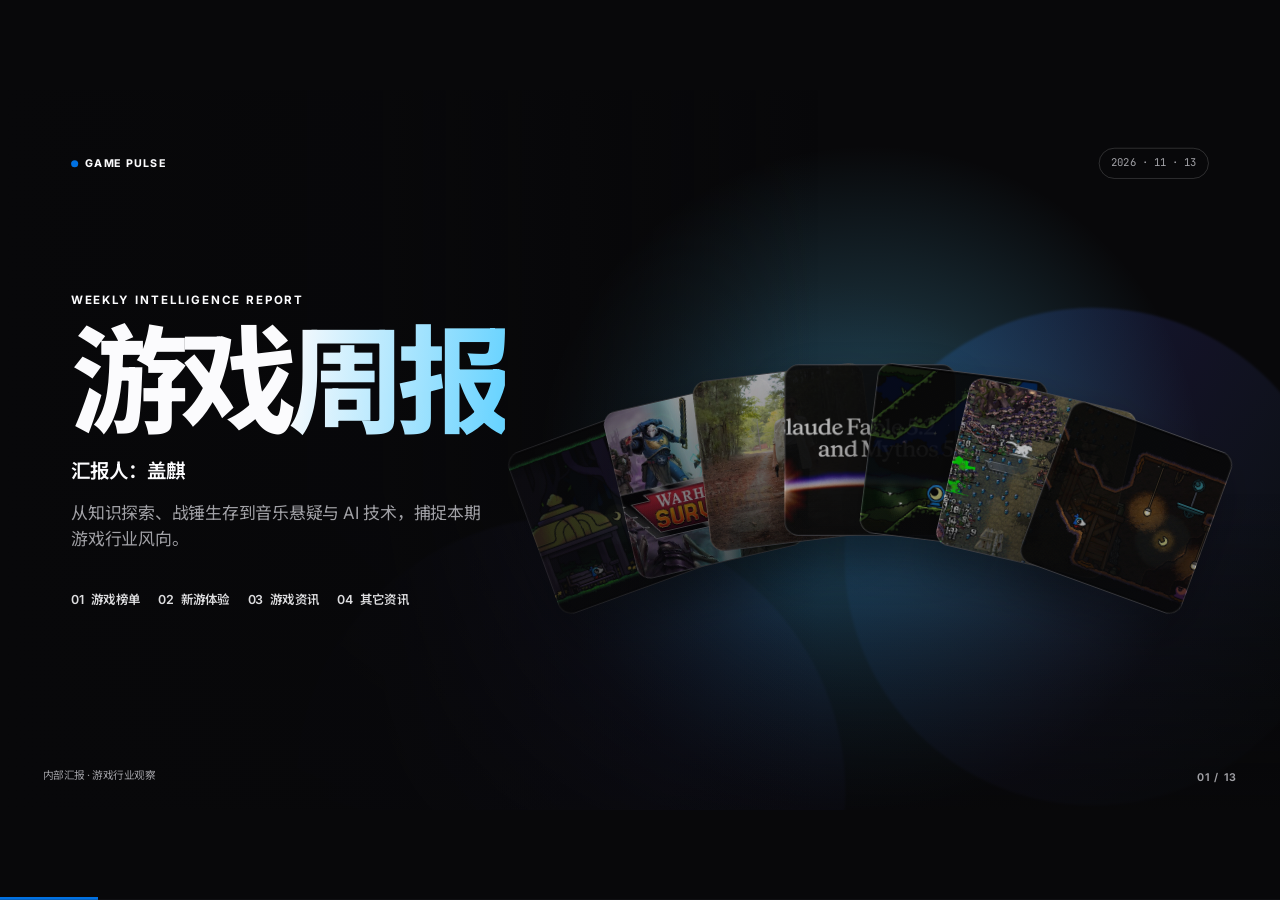
<file: 20261113/index.html>
<!doctype html><html lang="zh-CN"><head><meta charset="utf-8"><meta name="viewport" content="width=device-width, initial-scale=1"><meta name="description" content="盖麒的游戏行业周报 · 2026年11月13日 · 今日榜单、MONOMOON、Warhammer Survivors、Heartland与Claude新模型"><title>游戏周报 · 盖麒 · 2026.11.13</title><link rel="preload" as="image" href="monomoon-01.jpg"><link rel="preload" as="image" href="warhammer-key.jpg"><link rel="preload" as="image" href="heartland.jpg"><link rel="preload" as="image" href="claude.jpg"><link rel="preload" as="image" href="monomoon-02.jpg"><link rel="preload" as="image" href="warhammer-02.jpg"><link rel="preload" as="image" href="monomoon-03.jpg"><link rel="stylesheet" href="fonts.css?v=20261113-1"><link rel="stylesheet" href="base.css?v=20261113-1"><link rel="stylesheet" href="animations.css?v=20261113-1"><link rel="stylesheet" href="minimal-white.css?v=20261113-1"><link rel="stylesheet" href="style.css?v=20261113-1"><link rel="stylesheet" href="report.css?v=20261113-1"><link rel="stylesheet" href="issue.css?v=20261113-1"><style>.tpl-game-weekly .cover-showcase-card:nth-child(1){--cover-image:url("monomoon-01.jpg")!important;--cover-placeholder:url("monomoon-01.jpg")!important;}
.tpl-game-weekly .cover-showcase-card:nth-child(2){--cover-image:url("warhammer-key.jpg")!important;--cover-placeholder:url("warhammer-key.jpg")!important;}
.tpl-game-weekly .cover-showcase-card:nth-child(3){--cover-image:url("heartland.jpg")!important;--cover-placeholder:url("heartland.jpg")!important;}
.tpl-game-weekly .cover-showcase-card:nth-child(4){--cover-image:url("claude.jpg")!important;--cover-placeholder:url("claude.jpg")!important;}
.tpl-game-weekly .cover-showcase-card:nth-child(5){--cover-image:url("monomoon-02.jpg")!important;--cover-placeholder:url("monomoon-02.jpg")!important;}
.tpl-game-weekly .cover-showcase-card:nth-child(6){--cover-image:url("warhammer-02.jpg")!important;--cover-placeholder:url("warhammer-02.jpg")!important;}
.tpl-game-weekly .cover-showcase-card:nth-child(7){--cover-image:url("monomoon-03.jpg")!important;--cover-placeholder:url("monomoon-03.jpg")!important;}</style></head><body class="tpl-game-weekly"><main class="deck" aria-label="游戏周报"><section class="slide cover-slide dark-slide is-active" data-title="游戏周报">
      <div class="cover-orb orb-a" aria-hidden="true"></div>
      <div class="cover-orb orb-b" aria-hidden="true"></div>
      <div class="cover-showcase" aria-hidden="true">
        <div class="cover-showcase-cards">
          <span class="cover-showcase-card" style="--x: -288px; --y: 57px; --rotate: -20deg; --delay: .00s; --order: 1;"></span>
          <span class="cover-showcase-card" style="--x: -187px; --y: 24px; --rotate: -13deg; --delay: .055s; --order: 2;"></span>
          <span class="cover-showcase-card" style="--x: -94px; --y: 0px; --rotate: -7deg; --delay: .11s; --order: 3;"></span>
          <span class="cover-showcase-card" style="--x: 0px; --y: -8px; --rotate: 0deg; --delay: .165s; --order: 4;"></span>
          <span class="cover-showcase-card" style="--x: 94px; --y: 0px; --rotate: 7deg; --delay: .11s; --order: 5;"></span>
          <span class="cover-showcase-card" style="--x: 187px; --y: 24px; --rotate: 13deg; --delay: .055s; --order: 6;"></span>
          <span class="cover-showcase-card" style="--x: 288px; --y: 57px; --rotate: 20deg; --delay: .00s; --order: 7;"></span>
        </div>
      </div>
      <div class="cover-top">
        <span class="brand-mark"><i></i>GAME PULSE</span>
        <span class="date-chip">2026 · 11 · 13</span>
      </div>
      <div class="cover-content">
        <p class="eyebrow inverse" data-anim="fade-up">WEEKLY INTELLIGENCE REPORT</p>
        <h1 class="cover-title" data-anim="fade-up">游戏<span>周报</span></h1>
        <p class="cover-reporter" data-anim="fade-up">汇报人：盖麒</p>
        <p class="cover-lede" data-anim="fade-up">从知识探索、战锤生存到音乐悬疑与 AI 技术，捕捉本期游戏行业风向。</p>
        <div class="cover-index" data-anim="fade-up">
          <span>01&nbsp; 游戏榜单</span><span>02&nbsp; 新游体验</span><span>03&nbsp; 游戏资讯</span><span>04&nbsp; 其它资讯</span>
        </div>
      </div>
      <div class="cover-meta">内部汇报 · 游戏行业观察</div>
      <span class="page-count inverse">01 / 13</span>
      <aside class="notes"><p>今天是2026年11月13日，汇报人盖麒。本期继续使用游戏榜单、新游体验、游戏资讯和其它资讯四个栏目。市场部分是今天重新采集的美国区iOS榜单；新游关注11月11日推出的MONOMOON；游戏资讯关注11月10日发售的Warhammer Survivors；其它资讯包括今天上线的Heartland和本周发布的Claude模型。</p><p>本期重点讨论理解规则、角色差异和结果验证。新游栏目以官方公开资料做机制观察，叙事与产品启发属于分析。各页保留可点击来源，便于回查日期和公开功能。</p></aside>
    </section>
<section class="slide agenda-slide" data-title="本期目录"><div class="slide-topline"><span class="brand-mark"><i></i>GAME PULSE</span><span class="section-label">WEEKLY REPORT · 11.13</span></div>
<div class="agenda-intro"><p class="eyebrow">THIS WEEK</p><h2 class="h2">四个切面，<br>看见本期游戏风向。</h2></div><div class="agenda-grid" data-anim="fade-up">
<article class="agenda-item active"><span>01</span><div><b>游戏榜单</b><p>总榜、益智解谜、家庭</p></div><em>→</em></article>
<article class="agenda-item"><span>02</span><div><b>新游体验</b><p>MONOMOON · 知识驱动探索</p></div><em>→</em></article>
<article class="agenda-item"><span>03</span><div><b>游戏资讯</b><p>Warhammer Survivors · IP 与构筑</p></div><em>→</em></article>
<article class="agenda-item"><span>04</span><div><b>其它资讯</b><p>Heartland · Claude 新模型</p></div><em>→</em></article></div>
<span class="page-count">02 / 13</span><aside class="notes"><p>先看总榜、益智解谜和家庭三个类别，再拆一个围绕发现与知识推进的探索游戏，随后关注战锤IP进入生存动作玩法的方式。其它资讯仍保留影视和AI两个方向，分别选择本周新上线的作品与模型公告。</p><p>榜单沿用美国区iOS免费、付费、畅销三列，每列前十名。新游体验栏目本期是公开机制观察，没有安装实测。产品分析会提出可继续验证的问题，例如玩家能否看懂反馈、不同角色是否改变选择，以及AI工作结果应该怎样检查。接下来先看今天的市场快照。</p></aside></section>
<section class="slide ranking-detail-slide" data-title="01 · 游戏榜单 · 总榜"><div class="slide-topline"><span class="brand-mark"><i></i>GAME PULSE</span><span class="section-label">01 · 游戏榜单</span></div><div class="rank-focus-heading"><div><p class="eyebrow">RANKING SNAPSHOT · 01</p><h2 class="h2">总榜</h2></div><p>免费 / 付费 / 畅销</p></div><div class="chart-board"><div class="chart-column"><h3>免费榜</h3><a class="chart-row" href="https://apps.apple.com/us/app/meowdoku/id6761760135?uo=2" target="_blank" rel="noopener"><b class="rank-no top-three">1</b><img src="[data-uri]" alt="" width="38" height="38"><span class="rank-copy"><strong title="Meowdoku!">Meowdoku!</strong><small title="Oakever Games">Oakever Games</small></span></a><a class="chart-row" href="https://apps.apple.com/us/app/magic-sort/id6499209744?uo=2" target="_blank" rel="noopener"><b class="rank-no top-three">2</b><img src="[data-uri]" alt="" width="38" height="38"><span class="rank-copy"><strong title="Magic Sort!">Magic Sort!</strong><small title="Grand Games A.Ş.">Grand Games A.Ş.</small></span></a><a class="chart-row" href="https://apps.apple.com/us/app/block-out-color-sort-puzzle/id6752672568?uo=2" target="_blank" rel="noopener"><b class="rank-no top-three">3</b><img src="[data-uri]" alt="" width="38" height="38"><span class="rank-copy"><strong title="Block Out! - Color Sort Puzzle">Block Out! - Color Sort Puzzle</strong><small title="Grand Games A.Ş.">Grand Games A.Ş.</small></span></a><a class="chart-row" href="https://apps.apple.com/us/app/fortnite/id6483539426?uo=2" target="_blank" rel="noopener"><b class="rank-no">4</b><img src="[data-uri]" alt="" width="38" height="38"><span class="rank-copy"><strong title="Fortnite">Fortnite</strong><small title="Epic Games Inc.">Epic Games Inc.</small></span></a><a class="chart-row" href="https://apps.apple.com/us/app/bus-fever-party/id6746743297?uo=2" target="_blank" rel="noopener"><b class="rank-no">5</b><img src="[data-uri]" alt="" width="38" height="38"><span class="rank-copy"><strong title="Bus Fever Party!">Bus Fever Party!</strong><small title="Lumi Games">Lumi Games</small></span></a><a class="chart-row" href="https://apps.apple.com/us/app/bus-traffic-fever/id6759763476?uo=2" target="_blank" rel="noopener"><b class="rank-no">6</b><img src="[data-uri]" alt="" width="38" height="38"><span class="rank-copy"><strong title="Bus Traffic Fever!">Bus Traffic Fever!</strong><small title="GOODROID,Inc.">GOODROID,Inc.</small></span></a><a class="chart-row" href="https://apps.apple.com/us/app/chess-com-play-and-learn/id329218549?uo=2" target="_blank" rel="noopener"><b class="rank-no">7</b><img src="[data-uri]" alt="" width="38" height="38"><span class="rank-copy"><strong title="Chess.com - Play and Learn">Chess.com - Play and Learn</strong><small title="Chess.com">Chess.com</small></span></a><a class="chart-row" href="https://apps.apple.com/us/app/transformers-eternal-war/id6772922295?uo=2" target="_blank" rel="noopener"><b class="rank-no">8</b><img src="[data-uri]" alt="" width="38" height="38"><span class="rank-copy"><strong title="Transformers: Eternal War">Transformers: Eternal War</strong><small title="HOOLAI GAME LIMITED">HOOLAI GAME LIMITED</small></span></a><a class="chart-row" href="https://apps.apple.com/us/app/block-blast/id1617391485?uo=2" target="_blank" rel="noopener"><b class="rank-no">9</b><img src="[data-uri]" alt="" width="38" height="38"><span class="rank-copy"><strong title="Block Blast！">Block Blast！</strong><small title="Hungry Studio">Hungry Studio</small></span></a><a class="chart-row" href="https://apps.apple.com/us/app/roblox/id431946152?uo=2" target="_blank" rel="noopener"><b class="rank-no">10</b><img src="[data-uri]" alt="" width="38" height="38"><span class="rank-copy"><strong title="Roblox">Roblox</strong><small title="Roblox Corporation">Roblox Corporation</small></span></a></div><div class="chart-column"><h3>付费榜</h3><a class="chart-row" href="https://apps.apple.com/us/app/minecraft-play-with-friends/id479516143?uo=2" target="_blank" rel="noopener"><b class="rank-no top-three">1</b><img src="[data-uri]" alt="" width="38" height="38"><span class="rank-copy"><strong title="Minecraft: Play with Friends!">Minecraft: Play with Friends!</strong><small title="Mojang">Mojang</small></span></a><a class="chart-row" href="https://apps.apple.com/us/app/heads-up/id623592465?uo=2" target="_blank" rel="noopener"><b class="rank-no top-three">2</b><img src="[data-uri]" alt="" width="38" height="38"><span class="rank-copy"><strong title="Heads Up!">Heads Up!</strong><small title="Warner Bros.">Warner Bros.</small></span></a><a class="chart-row" href="https://apps.apple.com/us/app/warhammer-survivors/id6752607219?uo=2" target="_blank" rel="noopener"><b class="rank-no top-three">3</b><img src="[data-uri]" alt="" width="38" height="38"><span class="rank-copy"><strong title="Warhammer Survivors">Warhammer Survivors</strong><small title="Auroch Digital Ltd">Auroch Digital Ltd</small></span></a><a class="chart-row" href="https://apps.apple.com/us/app/geometry-dash/id625334537?uo=2" target="_blank" rel="noopener"><b class="rank-no">4</b><img src="[data-uri]" alt="" width="38" height="38"><span class="rank-copy"><strong title="Geometry Dash">Geometry Dash</strong><small title="RobTop Games AB">RobTop Games AB</small></span></a><a class="chart-row" href="https://apps.apple.com/us/app/plague-inc/id525818839?uo=2" target="_blank" rel="noopener"><b class="rank-no">5</b><img src="[data-uri]" alt="" width="38" height="38"><span class="rank-copy"><strong title="Plague Inc.">Plague Inc.</strong><small title="Ndemic Creations">Ndemic Creations</small></span></a><a class="chart-row" href="https://apps.apple.com/us/app/bloons-td-6/id1118115766?uo=2" target="_blank" rel="noopener"><b class="rank-no">6</b><img src="[data-uri]" alt="" width="38" height="38"><span class="rank-copy"><strong title="Bloons TD 6">Bloons TD 6</strong><small title="Ninja Kiwi">Ninja Kiwi</small></span></a><a class="chart-row" href="https://apps.apple.com/us/app/stardew-valley/id1406710800?uo=2" target="_blank" rel="noopener"><b class="rank-no">7</b><img src="[data-uri]" alt="" width="38" height="38"><span class="rank-copy"><strong title="Stardew Valley">Stardew Valley</strong><small title="ConcernedApe">ConcernedApe</small></span></a><a class="chart-row" href="https://apps.apple.com/us/app/balatro/id6502453075?uo=2" target="_blank" rel="noopener"><b class="rank-no">8</b><img src="[data-uri]" alt="" width="38" height="38"><span class="rank-copy"><strong title="Balatro">Balatro</strong><small title="Playstack Ltd">Playstack Ltd</small></span></a><a class="chart-row" href="https://apps.apple.com/us/app/poppy-playtime-chapter-5/id6788134172?uo=2" target="_blank" rel="noopener"><b class="rank-no">9</b><img src="[data-uri]" alt="" width="38" height="38"><span class="rank-copy"><strong title="Poppy Playtime Chapter 5">Poppy Playtime Chapter 5</strong><small title="Mob Entertainment, Inc">Mob Entertainment, Inc</small></span></a><a class="chart-row" href="https://apps.apple.com/us/app/grand-theft-auto-san-andreas/id763692274?uo=2" target="_blank" rel="noopener"><b class="rank-no">10</b><img src="[data-uri]" alt="" width="38" height="38"><span class="rank-copy"><strong title="Grand Theft Auto: San Andreas">Grand Theft Auto: San Andreas</strong><small title="Rockstar Games">Rockstar Games</small></span></a></div><div class="chart-column"><h3>畅销榜</h3><a class="chart-row" href="https://apps.apple.com/us/app/monopoly-go/id1621328561?uo=2" target="_blank" rel="noopener"><b class="rank-no top-three">1</b><img src="[data-uri]" alt="" width="38" height="38"><span class="rank-copy"><strong title="MONOPOLY GO!">MONOPOLY GO!</strong><small title="Scopely, Inc.">Scopely, Inc.</small></span></a><a class="chart-row" href="https://apps.apple.com/us/app/gossip-harbor-merge-story/id1623318294?uo=2" target="_blank" rel="noopener"><b class="rank-no top-three">2</b><img src="[data-uri]" alt="" width="38" height="38"><span class="rank-copy"><strong title="Gossip Harbor®: Merge &amp; Story">Gossip Harbor®: Merge &amp; Story</strong><small title="Microfun Limited">Microfun Limited</small></span></a><a class="chart-row" href="https://apps.apple.com/us/app/royal-match/id1482155847?uo=2" target="_blank" rel="noopener"><b class="rank-no top-three">3</b><img src="[data-uri]" alt="" width="38" height="38"><span class="rank-copy"><strong title="Royal Match">Royal Match</strong><small title="Dream Games">Dream Games</small></span></a><a class="chart-row" href="https://apps.apple.com/us/app/roblox/id431946152?uo=2" target="_blank" rel="noopener"><b class="rank-no">4</b><img src="[data-uri]" alt="" width="38" height="38"><span class="rank-copy"><strong title="Roblox">Roblox</strong><small title="Roblox Corporation">Roblox Corporation</small></span></a><a class="chart-row" href="https://apps.apple.com/us/app/candy-crush-saga/id553834731?uo=2" target="_blank" rel="noopener"><b class="rank-no">5</b><img src="[data-uri]" alt="" width="38" height="38"><span class="rank-copy"><strong title="Candy Crush Saga">Candy Crush Saga</strong><small title="King">King</small></span></a><a class="chart-row" href="https://apps.apple.com/us/app/pok%C3%A9mon-go/id1094591345?uo=2" target="_blank" rel="noopener"><b class="rank-no">6</b><img src="[data-uri]" alt="" width="38" height="38"><span class="rank-copy"><strong title="Pokémon GO">Pokémon GO</strong><small title="Scopely Explore, Inc.">Scopely Explore, Inc.</small></span></a><a class="chart-row" href="https://apps.apple.com/us/app/royal-kingdom/id1606549505?uo=2" target="_blank" rel="noopener"><b class="rank-no">7</b><img src="[data-uri]" alt="" width="38" height="38"><span class="rank-copy"><strong title="Royal Kingdom">Royal Kingdom</strong><small title="Dream Games">Dream Games</small></span></a><a class="chart-row" href="https://apps.apple.com/us/app/kingshot/id6739554056?uo=2" target="_blank" rel="noopener"><b class="rank-no">8</b><img src="[data-uri]" alt="" width="38" height="38"><span class="rank-copy"><strong title="Kingshot">Kingshot</strong><small title="Century Games Pte. Ltd.">Century Games Pte. Ltd.</small></span></a><a class="chart-row" href="https://apps.apple.com/us/app/whiteout-survival/id6443575749?uo=2" target="_blank" rel="noopener"><b class="rank-no">9</b><img src="[data-uri]" alt="" width="38" height="38"><span class="rank-copy"><strong title="Whiteout Survival">Whiteout Survival</strong><small title="Century Games Pte. Ltd.">Century Games Pte. Ltd.</small></span></a><a class="chart-row" href="https://apps.apple.com/us/app/total-battle-war-strategy/id1274132545?uo=2" target="_blank" rel="noopener"><b class="rank-no">10</b><img src="[data-uri]" alt="" width="38" height="38"><span class="rank-copy"><strong title="Total Battle: War Strategy">Total Battle: War Strategy</strong><small title="Scorewarrior">Scorewarrior</small></span></a></div></div><p class="rank-focus-caption">美国区 · iOS · 2026 年 11 月 13 日 17:04（北京时间） · <a href="https://itunes.apple.com/us/rss/topfreeapplications/limit=10/genre=6014/json" target="_blank" rel="noopener">Apple RSS ↗</a></p><span class="page-count">03 / 13</span><aside class="notes"><p>总榜是整个游戏市场的横切面。免费榜看获客与曝光位置，付费榜看买断产品的吸引力，畅销榜看商业化位置，三种口径分别理解。</p><p>今天三列榜首依次是：Meowdoku!、Minecraft: Play with Friends!、MONOPOLY GO!。每列提供前十名和商店链接，方便回查。这是采集时点快照，不能由一个名次直接推导下载量、收入或留存。跨期比较仍需保持地区、类别、榜单类型和时间口径一致，再结合版本、玩法与更多数据判断。</p><p>来源：<a href="https://itunes.apple.com/us/rss/topfreeapplications/limit=10/genre=6014/json" target="_blank" rel="noopener">Apple RSS</a></p></aside></section>
<section class="slide ranking-detail-slide" data-title="01 · 游戏榜单 · 益智解谜"><div class="slide-topline"><span class="brand-mark"><i></i>GAME PULSE</span><span class="section-label">01 · 游戏榜单</span></div><div class="rank-focus-heading"><div><p class="eyebrow">RANKING SNAPSHOT · 02</p><h2 class="h2">益智解谜</h2></div><p>免费 / 付费 / 畅销</p></div><div class="chart-board"><div class="chart-column"><h3>免费榜</h3><a class="chart-row" href="https://apps.apple.com/us/app/meowdoku/id6761760135?uo=2" target="_blank" rel="noopener"><b class="rank-no top-three">1</b><img src="[data-uri]" alt="" width="38" height="38"><span class="rank-copy"><strong title="Meowdoku!">Meowdoku!</strong><small title="Oakever Games">Oakever Games</small></span></a><a class="chart-row" href="https://apps.apple.com/us/app/magic-sort/id6499209744?uo=2" target="_blank" rel="noopener"><b class="rank-no top-three">2</b><img src="[data-uri]" alt="" width="38" height="38"><span class="rank-copy"><strong title="Magic Sort!">Magic Sort!</strong><small title="Grand Games A.Ş.">Grand Games A.Ş.</small></span></a><a class="chart-row" href="https://apps.apple.com/us/app/block-out-color-sort-puzzle/id6752672568?uo=2" target="_blank" rel="noopener"><b class="rank-no top-three">3</b><img src="[data-uri]" alt="" width="38" height="38"><span class="rank-copy"><strong title="Block Out! - Color Sort Puzzle">Block Out! - Color Sort Puzzle</strong><small title="Grand Games A.Ş.">Grand Games A.Ş.</small></span></a><a class="chart-row" href="https://apps.apple.com/us/app/bus-fever-party/id6746743297?uo=2" target="_blank" rel="noopener"><b class="rank-no">4</b><img src="[data-uri]" alt="" width="38" height="38"><span class="rank-copy"><strong title="Bus Fever Party!">Bus Fever Party!</strong><small title="Lumi Games">Lumi Games</small></span></a><a class="chart-row" href="https://apps.apple.com/us/app/bus-traffic-fever/id6759763476?uo=2" target="_blank" rel="noopener"><b class="rank-no">5</b><img src="[data-uri]" alt="" width="38" height="38"><span class="rank-copy"><strong title="Bus Traffic Fever!">Bus Traffic Fever!</strong><small title="GOODROID,Inc.">GOODROID,Inc.</small></span></a><a class="chart-row" href="https://apps.apple.com/us/app/block-blast/id1617391485?uo=2" target="_blank" rel="noopener"><b class="rank-no">6</b><img src="[data-uri]" alt="" width="38" height="38"><span class="rank-copy"><strong title="Block Blast！">Block Blast！</strong><small title="Hungry Studio">Hungry Studio</small></span></a><a class="chart-row" href="https://apps.apple.com/us/app/township/id638689075?uo=2" target="_blank" rel="noopener"><b class="rank-no">7</b><img src="[data-uri]" alt="" width="38" height="38"><span class="rank-copy"><strong title="Township">Township</strong><small title="Playrix">Playrix</small></span></a><a class="chart-row" href="https://apps.apple.com/us/app/amaze-go/id6758326278?uo=2" target="_blank" rel="noopener"><b class="rank-no">8</b><img src="[data-uri]" alt="" width="38" height="38"><span class="rank-copy"><strong title="Amaze GO!™">Amaze GO!™</strong><small title="Oakever Games">Oakever Games</small></span></a><a class="chart-row" href="https://apps.apple.com/us/app/brain-puzzle-3-crazy-mind/id6756482832?uo=2" target="_blank" rel="noopener"><b class="rank-no">9</b><img src="[data-uri]" alt="" width="38" height="38"><span class="rank-copy"><strong title="Brain Puzzle 3: Crazy Mind">Brain Puzzle 3: Crazy Mind</strong><small title="SmallStep Dev Team">SmallStep Dev Team</small></span></a><a class="chart-row" href="https://apps.apple.com/us/app/word-tiles-relaxing-puzzle/id6783815362?uo=2" target="_blank" rel="noopener"><b class="rank-no">10</b><img src="[data-uri]" alt="" width="38" height="38"><span class="rank-copy"><strong title="Word Tiles - Relaxing Puzzle">Word Tiles - Relaxing Puzzle</strong><small title="Agave Games">Agave Games</small></span></a></div><div class="chart-column"><h3>付费榜</h3><a class="chart-row" href="https://apps.apple.com/us/app/poppy-playtime-chapter-5/id6788134172?uo=2" target="_blank" rel="noopener"><b class="rank-no top-three">1</b><img src="[data-uri]" alt="" width="38" height="38"><span class="rank-copy"><strong title="Poppy Playtime Chapter 5">Poppy Playtime Chapter 5</strong><small title="Mob Entertainment, Inc">Mob Entertainment, Inc</small></span></a><a class="chart-row" href="https://apps.apple.com/us/app/reds-first-flight/id1596736236?uo=2" target="_blank" rel="noopener"><b class="rank-no top-three">2</b><img src="[data-uri]" alt="" width="38" height="38"><span class="rank-copy"><strong title="Red&#x27;s First Flight">Red&#x27;s First Flight</strong><small title="Rovio Entertainment Oyj">Rovio Entertainment Oyj</small></span></a><a class="chart-row" href="https://apps.apple.com/us/app/the-house-of-tesla/id1252260233?uo=2" target="_blank" rel="noopener"><b class="rank-no top-three">3</b><img src="[data-uri]" alt="" width="38" height="38"><span class="rank-copy"><strong title="The House of Tesla">The House of Tesla</strong><small title="Blue Brain Games">Blue Brain Games</small></span></a><a class="chart-row" href="https://apps.apple.com/us/app/wheres-my-water/id449735650?uo=2" target="_blank" rel="noopener"><b class="rank-no">4</b><img src="[data-uri]" alt="" width="38" height="38"><span class="rank-copy"><strong title="Where&#x27;s My Water?">Where&#x27;s My Water?</strong><small title="Disney">Disney</small></span></a><a class="chart-row" href="https://apps.apple.com/us/app/the-past-within/id1642601792?uo=2" target="_blank" rel="noopener"><b class="rank-no">5</b><img src="[data-uri]" alt="" width="38" height="38"><span class="rank-copy"><strong title="The Past Within">The Past Within</strong><small title="Rusty Lake">Rusty Lake</small></span></a><a class="chart-row" href="https://apps.apple.com/us/app/midnight-fridge/id6826587140?uo=2" target="_blank" rel="noopener"><b class="rank-no">6</b><img src="[data-uri]" alt="" width="38" height="38"><span class="rank-copy"><strong title="Midnight Fridge">Midnight Fridge</strong><small title="Paper Code Adrianna Błaszczyńska">Paper Code Adrianna Błaszczyńska</small></span></a><a class="chart-row" href="https://apps.apple.com/us/app/servant-of-the-lake/id6748751735?uo=2" target="_blank" rel="noopener"><b class="rank-no">7</b><img src="[data-uri]" alt="" width="38" height="38"><span class="rank-copy"><strong title="Servant of the Lake">Servant of the Lake</strong><small title="Rusty Lake">Rusty Lake</small></span></a><a class="chart-row" href="https://apps.apple.com/us/app/poppy-playtime-chapter-1/id1610947489?uo=2" target="_blank" rel="noopener"><b class="rank-no">8</b><img src="[data-uri]" alt="" width="38" height="38"><span class="rank-copy"><strong title="Poppy Playtime Chapter 1">Poppy Playtime Chapter 1</strong><small title="Mob Entertainment, Inc">Mob Entertainment, Inc</small></span></a><a class="chart-row" href="https://apps.apple.com/us/app/monument-valley/id728293409?uo=2" target="_blank" rel="noopener"><b class="rank-no">9</b><img src="[data-uri]" alt="" width="38" height="38"><span class="rank-copy"><strong title="Monument Valley">Monument Valley</strong><small title="ustwo games">ustwo games</small></span></a><a class="chart-row" href="https://apps.apple.com/us/app/a-little-to-the-left-drawers/id6738784092?uo=2" target="_blank" rel="noopener"><b class="rank-no">10</b><img src="[data-uri]" alt="" width="38" height="38"><span class="rank-copy"><strong title="A Little to the Left: Drawers">A Little to the Left: Drawers</strong><small title="Secret Mode">Secret Mode</small></span></a></div><div class="chart-column"><h3>畅销榜</h3><a class="chart-row" href="https://apps.apple.com/us/app/gossip-harbor-merge-story/id1623318294?uo=2" target="_blank" rel="noopener"><b class="rank-no top-three">1</b><img src="[data-uri]" alt="" width="38" height="38"><span class="rank-copy"><strong title="Gossip Harbor®: Merge &amp; Story">Gossip Harbor®: Merge &amp; Story</strong><small title="Microfun Limited">Microfun Limited</small></span></a><a class="chart-row" href="https://apps.apple.com/us/app/royal-match/id1482155847?uo=2" target="_blank" rel="noopener"><b class="rank-no top-three">2</b><img src="[data-uri]" alt="" width="38" height="38"><span class="rank-copy"><strong title="Royal Match">Royal Match</strong><small title="Dream Games">Dream Games</small></span></a><a class="chart-row" href="https://apps.apple.com/us/app/candy-crush-saga/id553834731?uo=2" target="_blank" rel="noopener"><b class="rank-no top-three">3</b><img src="[data-uri]" alt="" width="38" height="38"><span class="rank-copy"><strong title="Candy Crush Saga">Candy Crush Saga</strong><small title="King">King</small></span></a><a class="chart-row" href="https://apps.apple.com/us/app/royal-kingdom/id1606549505?uo=2" target="_blank" rel="noopener"><b class="rank-no">4</b><img src="[data-uri]" alt="" width="38" height="38"><span class="rank-copy"><strong title="Royal Kingdom">Royal Kingdom</strong><small title="Dream Games">Dream Games</small></span></a><a class="chart-row" href="https://apps.apple.com/us/app/township/id638689075?uo=2" target="_blank" rel="noopener"><b class="rank-no">5</b><img src="[data-uri]" alt="" width="38" height="38"><span class="rank-copy"><strong title="Township">Township</strong><small title="Playrix">Playrix</small></span></a><a class="chart-row" href="https://apps.apple.com/us/app/toon-blast/id1176027022?uo=2" target="_blank" rel="noopener"><b class="rank-no">6</b><img src="[data-uri]" alt="" width="38" height="38"><span class="rank-copy"><strong title="Toon Blast">Toon Blast</strong><small title="Peak Games">Peak Games</small></span></a><a class="chart-row" href="https://apps.apple.com/us/app/gardenscapes/id1105855019?uo=2" target="_blank" rel="noopener"><b class="rank-no">7</b><img src="[data-uri]" alt="" width="38" height="38"><span class="rank-copy"><strong title="Gardenscapes">Gardenscapes</strong><small title="Playrix">Playrix</small></span></a><a class="chart-row" href="https://apps.apple.com/us/app/match-factory/id6449094229?uo=2" target="_blank" rel="noopener"><b class="rank-no">8</b><img src="[data-uri]" alt="" width="38" height="38"><span class="rank-copy"><strong title="Match Factory!">Match Factory!</strong><small title="Peak Games">Peak Games</small></span></a><a class="chart-row" href="https://apps.apple.com/us/app/tasty-travels-merge-game/id6471045672?uo=2" target="_blank" rel="noopener"><b class="rank-no">9</b><img src="[data-uri]" alt="" width="38" height="38"><span class="rank-copy"><strong title="Tasty Travels: Merge Game">Tasty Travels: Merge Game</strong><small title="Century Games Pte. Ltd.">Century Games Pte. Ltd.</small></span></a><a class="chart-row" href="https://apps.apple.com/us/app/colony-flow/id6779167923?uo=2" target="_blank" rel="noopener"><b class="rank-no">10</b><img src="[data-uri]" alt="" width="38" height="38"><span class="rank-copy"><strong title="Colony Flow!">Colony Flow!</strong><small title="ABI GLOBAL LTD.">ABI GLOBAL LTD.</small></span></a></div></div><p class="rank-focus-caption">美国区 · iOS · 2026 年 11 月 13 日 17:04（北京时间） · <a href="https://itunes.apple.com/us/rss/topfreeapplications/limit=10/genre=7012/json" target="_blank" rel="noopener">Apple RSS ↗</a></p><span class="page-count">04 / 13</span><aside class="notes"><p>益智解谜榜与本期知识探索的观察可以互相参照。玩家理解了什么、下一步能尝试什么，会影响谜题的推进体验。不同产品仍需结合具体规则与反馈分析。</p><p>今天三列榜首依次是：Meowdoku!、Poppy Playtime Chapter 5、Gossip Harbor®: Merge &amp; Story。每列提供前十名和商店链接，方便回查。这是采集时点快照，不能由一个名次直接推导下载量、收入或留存。跨期比较仍需保持地区、类别、榜单类型和时间口径一致，再结合版本、玩法与更多数据判断。</p><p>来源：<a href="https://itunes.apple.com/us/rss/topfreeapplications/limit=10/genre=7012/json" target="_blank" rel="noopener">Apple RSS</a></p></aside></section>
<section class="slide ranking-detail-slide" data-title="01 · 游戏榜单 · 家庭"><div class="slide-topline"><span class="brand-mark"><i></i>GAME PULSE</span><span class="section-label">01 · 游戏榜单</span></div><div class="rank-focus-heading"><div><p class="eyebrow">RANKING SNAPSHOT · 03</p><h2 class="h2">家庭</h2></div><p>免费 / 付费 / 畅销</p></div><div class="chart-board"><div class="chart-column"><h3>免费榜</h3><a class="chart-row" href="https://apps.apple.com/us/app/monopoly-go/id1621328561?uo=2" target="_blank" rel="noopener"><b class="rank-no top-three">1</b><img src="[data-uri]" alt="" width="38" height="38"><span class="rank-copy"><strong title="MONOPOLY GO!">MONOPOLY GO!</strong><small title="Scopely, Inc.">Scopely, Inc.</small></span></a><a class="chart-row" href="https://apps.apple.com/us/app/scram-hide-and-seek/id6817314923?uo=2" target="_blank" rel="noopener"><b class="rank-no top-three">2</b><img src="[data-uri]" alt="" width="38" height="38"><span class="rank-copy"><strong title="SCRAM: Hide and Seek">SCRAM: Hide and Seek</strong><small title="Moveera Pty Ltd">Moveera Pty Ltd</small></span></a><a class="chart-row" href="https://apps.apple.com/us/app/tidyup-everything/id6824655215?uo=2" target="_blank" rel="noopener"><b class="rank-no top-three">3</b><img src="[data-uri]" alt="" width="38" height="38"><span class="rank-copy"><strong title="TidyUp! Everything">TidyUp! Everything</strong><small title="SayGames LTD">SayGames LTD</small></span></a><a class="chart-row" href="https://apps.apple.com/us/app/charades-guess-game-guessly/id6473058122?uo=2" target="_blank" rel="noopener"><b class="rank-no">4</b><img src="[data-uri]" alt="" width="38" height="38"><span class="rank-copy"><strong title="Charades Guess Game · Guessly">Charades Guess Game · Guessly</strong><small title="smak apps">smak apps</small></span></a><a class="chart-row" href="https://apps.apple.com/us/app/imposter-game-party-edition/id6745120053?uo=2" target="_blank" rel="noopener"><b class="rank-no">5</b><img src="[data-uri]" alt="" width="38" height="38"><span class="rank-copy"><strong title="Imposter Game - Party Edition">Imposter Game - Party Edition</strong><small title="Sven Vucak">Sven Vucak</small></span></a><a class="chart-row" href="https://apps.apple.com/us/app/uno/id1344700142?uo=2" target="_blank" rel="noopener"><b class="rank-no">6</b><img src="[data-uri]" alt="" width="38" height="38"><span class="rank-copy"><strong title="UNO!™">UNO!™</strong><small title="Mattel Game Studios HK Limited">Mattel Game Studios HK Limited</small></span></a><a class="chart-row" href="https://apps.apple.com/us/app/2-player-games-offline-games/id1465731199?uo=2" target="_blank" rel="noopener"><b class="rank-no">7</b><img src="[data-uri]" alt="" width="38" height="38"><span class="rank-copy"><strong title="2 Player Games : Offline Games">2 Player Games : Offline Games</strong><small title="Moreno Maio">Moreno Maio</small></span></a><a class="chart-row" href="https://apps.apple.com/us/app/my-supermarket-simulator-3d/id6511238101?uo=2" target="_blank" rel="noopener"><b class="rank-no">8</b><img src="[data-uri]" alt="" width="38" height="38"><span class="rank-copy"><strong title="My Supermarket Simulator 3D®">My Supermarket Simulator 3D®</strong><small title="Game District LLC">Game District LLC</small></span></a><a class="chart-row" href="https://apps.apple.com/us/app/farkle-dice-roll/id6476893083?uo=2" target="_blank" rel="noopener"><b class="rank-no">9</b><img src="[data-uri]" alt="" width="38" height="38"><span class="rank-copy"><strong title="Farkle Dice Roll">Farkle Dice Roll</strong><small title="FunCraft, Inc">FunCraft, Inc</small></span></a><a class="chart-row" href="https://apps.apple.com/us/app/trivia-crack-brain-quiz-games/id651510680?uo=2" target="_blank" rel="noopener"><b class="rank-no">10</b><img src="[data-uri]" alt="" width="38" height="38"><span class="rank-copy"><strong title="Trivia Crack: Brain Quiz Games">Trivia Crack: Brain Quiz Games</strong><small title="Etermax">Etermax</small></span></a></div><div class="chart-column"><h3>付费榜</h3><a class="chart-row" href="https://apps.apple.com/us/app/monopoly-the-board-game/id1477966166?uo=2" target="_blank" rel="noopener"><b class="rank-no top-three">1</b><img src="[data-uri]" alt="" width="38" height="38"><span class="rank-copy"><strong title="MONOPOLY: The Board Game">MONOPOLY: The Board Game</strong><small title="Marmalade Game Studio">Marmalade Game Studio</small></span></a><a class="chart-row" href="https://apps.apple.com/us/app/pou/id575154654?uo=2" target="_blank" rel="noopener"><b class="rank-no top-three">2</b><img src="[data-uri]" alt="" width="38" height="38"><span class="rank-copy"><strong title="Pou">Pou</strong><small title="Zakeh Limited">Zakeh Limited</small></span></a><a class="chart-row" href="https://apps.apple.com/us/app/incredibox/id1093131935?uo=2" target="_blank" rel="noopener"><b class="rank-no top-three">3</b><img src="[data-uri]" alt="" width="38" height="38"><span class="rank-copy"><strong title="Incredibox">Incredibox</strong><small title="So Far So Good">So Far So Good</small></span></a><a class="chart-row" href="https://apps.apple.com/us/app/ticket-to-ride/id6463616555?uo=2" target="_blank" rel="noopener"><b class="rank-no">4</b><img src="[data-uri]" alt="" width="38" height="38"><span class="rank-copy"><strong title="Ticket to Ride®">Ticket to Ride®</strong><small title="Marmalade Game Studio">Marmalade Game Studio</small></span></a><a class="chart-row" href="https://apps.apple.com/us/app/wheres-my-water/id449735650?uo=2" target="_blank" rel="noopener"><b class="rank-no">5</b><img src="[data-uri]" alt="" width="38" height="38"><span class="rank-copy"><strong title="Where&#x27;s My Water?">Where&#x27;s My Water?</strong><small title="Disney">Disney</small></span></a><a class="chart-row" href="https://apps.apple.com/us/app/animal-crossing-pocket-camp-c/id6547834967?uo=2" target="_blank" rel="noopener"><b class="rank-no">6</b><img src="[data-uri]" alt="" width="38" height="38"><span class="rank-copy"><strong title="Animal Crossing: Pocket Camp C">Animal Crossing: Pocket Camp C</strong><small title="Nintendo Co., Ltd.">Nintendo Co., Ltd.</small></span></a><a class="chart-row" href="https://apps.apple.com/us/app/the-game-of-life-2/id1512751689?uo=2" target="_blank" rel="noopener"><b class="rank-no">7</b><img src="[data-uri]" alt="" width="38" height="38"><span class="rank-copy"><strong title="The Game of Life 2">The Game of Life 2</strong><small title="Marmalade Game Studio">Marmalade Game Studio</small></span></a><a class="chart-row" href="https://apps.apple.com/us/app/the-game-of-life/id1117405948?uo=2" target="_blank" rel="noopener"><b class="rank-no">8</b><img src="[data-uri]" alt="" width="38" height="38"><span class="rank-copy"><strong title="The Game of Life">The Game of Life</strong><small title="Marmalade Game Studio">Marmalade Game Studio</small></span></a><a class="chart-row" href="https://apps.apple.com/us/app/backyard-baseball-01/id6740349587?uo=2" target="_blank" rel="noopener"><b class="rank-no">9</b><img src="[data-uri]" alt="" width="38" height="38"><span class="rank-copy"><strong title="Backyard Baseball &#x27;01">Backyard Baseball &#x27;01</strong><small title="Playground Productions LLC">Playground Productions LLC</small></span></a><a class="chart-row" href="https://apps.apple.com/us/app/modern-magic-ball/id1381145384?uo=2" target="_blank" rel="noopener"><b class="rank-no">10</b><img src="[data-uri]" alt="" width="38" height="38"><span class="rank-copy"><strong title="Modern Magic Ball">Modern Magic Ball</strong><small title="Hayden Watson">Hayden Watson</small></span></a></div><div class="chart-column"><h3>畅销榜</h3><a class="chart-row" href="https://apps.apple.com/us/app/monopoly-go/id1621328561?uo=2" target="_blank" rel="noopener"><b class="rank-no top-three">1</b><img src="[data-uri]" alt="" width="38" height="38"><span class="rank-copy"><strong title="MONOPOLY GO!">MONOPOLY GO!</strong><small title="Scopely, Inc.">Scopely, Inc.</small></span></a><a class="chart-row" href="https://apps.apple.com/us/app/hay-day/id506627515?uo=2" target="_blank" rel="noopener"><b class="rank-no top-three">2</b><img src="[data-uri]" alt="" width="38" height="38"><span class="rank-copy"><strong title="Hay Day">Hay Day</strong><small title="Supercell">Supercell</small></span></a><a class="chart-row" href="https://apps.apple.com/us/app/yahtzee-with-buddies-dice/id1206967173?uo=2" target="_blank" rel="noopener"><b class="rank-no top-three">3</b><img src="[data-uri]" alt="" width="38" height="38"><span class="rank-copy"><strong title="Yahtzee® with Buddies Dice">Yahtzee® with Buddies Dice</strong><small title="Scopely, Inc.">Scopely, Inc.</small></span></a><a class="chart-row" href="https://apps.apple.com/us/app/toptop-games-party/id6748342498?uo=2" target="_blank" rel="noopener"><b class="rank-no">4</b><img src="[data-uri]" alt="" width="38" height="38"><span class="rank-copy"><strong title="TopTop: Games &amp; Party">TopTop: Games &amp; Party</strong><small title="MX INNOVATION PTE. LTD.">MX INNOVATION PTE. LTD.</small></span></a><a class="chart-row" href="https://apps.apple.com/us/app/sort-express/id6739867121?uo=2" target="_blank" rel="noopener"><b class="rank-no">5</b><img src="[data-uri]" alt="" width="38" height="38"><span class="rank-copy"><strong title="Sort Express!">Sort Express!</strong><small title="Circle Games">Circle Games</small></span></a><a class="chart-row" href="https://apps.apple.com/us/app/matchington-mansion/id1216575026?uo=2" target="_blank" rel="noopener"><b class="rank-no">6</b><img src="[data-uri]" alt="" width="38" height="38"><span class="rank-copy"><strong title="Matchington Mansion">Matchington Mansion</strong><small title="Magic Tavern, Inc.">Magic Tavern, Inc.</small></span></a><a class="chart-row" href="https://apps.apple.com/us/app/disney-magic-kingdoms/id731592936?uo=2" target="_blank" rel="noopener"><b class="rank-no">7</b><img src="[data-uri]" alt="" width="38" height="38"><span class="rank-copy"><strong title="Disney Magic Kingdoms">Disney Magic Kingdoms</strong><small title="Gameloft">Gameloft</small></span></a><a class="chart-row" href="https://apps.apple.com/us/app/merge-dragons/id1208952944?uo=2" target="_blank" rel="noopener"><b class="rank-no">8</b><img src="[data-uri]" alt="" width="38" height="38"><span class="rank-copy"><strong title="Merge Dragons!">Merge Dragons!</strong><small title="Gram Games">Gram Games</small></span></a><a class="chart-row" href="https://apps.apple.com/us/app/uno/id1344700142?uo=2" target="_blank" rel="noopener"><b class="rank-no">9</b><img src="[data-uri]" alt="" width="38" height="38"><span class="rank-copy"><strong title="UNO!™">UNO!™</strong><small title="Mattel Game Studios HK Limited">Mattel Game Studios HK Limited</small></span></a><a class="chart-row" href="https://apps.apple.com/us/app/ludo-star/id1198143062?uo=2" target="_blank" rel="noopener"><b class="rank-no">10</b><img src="[data-uri]" alt="" width="38" height="38"><span class="rank-copy"><strong title="Ludo STAR">Ludo STAR</strong><small title="Gameberry Labs">Gameberry Labs</small></span></a></div></div><p class="rank-focus-caption">美国区 · iOS · 2026 年 11 月 13 日 17:04（北京时间） · <a href="https://itunes.apple.com/us/rss/topfreeapplications/limit=10/genre=7009/json" target="_blank" rel="noopener">Apple RSS ↗</a></p><span class="page-count">05 / 13</span><aside class="notes"><p>家庭榜补充桌游、派对与轻量娱乐的产品样本。它有助于观察不同IP和规则的组合，也提醒我们结合实际使用场景分析产品，而不只按一个分类名称判断受众。</p><p>今天三列榜首依次是：MONOPOLY GO!、MONOPOLY: The Board Game、MONOPOLY GO!。每列提供前十名和商店链接，方便回查。这是采集时点快照，不能由一个名次直接推导下载量、收入或留存。跨期比较仍需保持地区、类别、榜单类型和时间口径一致，再结合版本、玩法与更多数据判断。</p><p>来源：<a href="https://itunes.apple.com/us/rss/topfreeapplications/limit=10/genre=7009/json" target="_blank" rel="noopener">Apple RSS</a></p></aside></section>
<section class="slide color-slide monomoon-slide" data-title="02 · 新游体验 · MONOMOON"><div class="slide-topline"><span class="brand-mark"><i></i>GAME PULSE</span><span class="section-label">02 · 新游体验</span></div>
<div class="color-layout"><div class="color-copy" data-anim="fade-up"><p class="eyebrow">MECHANIC WATCH · GENTLE GIANT</p><h2 class="h2">MONOMOON<br><span class="blue-text">知识驱动探索</span></h2><p class="color-tagline">读懂世界，才看见新的路。</p><p class="color-description">在小型非线性世界中解谜、发现物品与隐藏机制。推进来自观察和推理：理解得更多，就能重新判断熟悉场景中的可能性。</p><div class="color-dates"><b>11 月 11 日发售</b><span>PC / Steam · 探索 / 解谜 / 平台跳跃</span></div><p class="method-label">公开机制观察 · 官方说明与宣传素材</p></div><div class="color-gallery" data-anim="fade-up"><figure class="color-main"><img src="monomoon-01.jpg" alt="MONOMOON 官方游戏画面：月光下的小型探索世界" loading="eager" decoding="async"></figure><div class="color-details"><figure><img src="monomoon-02.jpg" alt="MONOMOON 官方游戏画面：场景与线索" loading="eager" decoding="async"></figure><figure><img src="monomoon-03.jpg" alt="MONOMOON 官方游戏画面：洞穴探索与物品" loading="eager" decoding="async"></figure></div></div></div>
<a class="source-corner" href="https://store.steampowered.com/app/3285880/MONOMOON/" target="_blank" rel="noopener">来源：Steam 官方 ↗</a><span class="page-count">06 / 13</span><aside class="notes"><p>MONOMOON于11月11日发售，由Gentle Giant开发并发行。官方把它描述为以探索和发现为中心的非线性游戏，玩家需要自己推导目标，寻找物品并理解藏在世界中的秘密。它结合平台跳跃与点击交互，线索都在游戏内部，谜题可以独自解决。</p><p>本页只依据商店说明与官方画面做机制观察。接下来关注的设计问题是：当推进依赖理解而不只依赖获得道具时，场景怎样帮助玩家记住疑问、形成猜想，再回到旧地点尝试。具体谜题质量和提示强度仍需要实际试玩判断。</p><p>来源：<a href="https://store.steampowered.com/app/3285880/MONOMOON/" target="_blank" rel="noopener">Steam 官方商店</a></p></aside></section>
<section class="slide insight-slide" data-title="MONOMOON · 机制拆解"><div class="slide-topline"><span class="brand-mark"><i></i>GAME PULSE</span><span class="section-label">02 · 新游体验</span></div>
<p class="eyebrow">MECHANIC OBSERVATION</p><h2 class="h2">把“我懂了”，<br>变成<span class="blue-text">继续探索的能力。</span></h2><div class="insight-layout" data-anim="fade-up"><div class="mechanic-stack">
<article class="mechanic-card"><span class="mechanic-no">01</span><div><h3>观察：留下一个疑问</h3><p>让场景、物品与反馈形成可记住的线索。</p></div></article>
<article class="mechanic-card"><span class="mechanic-no">02</span><div><h3>理解：形成一个猜想</h3><p>把分散的发现联系起来，推测规则与下一步。</p></div></article>
<article class="mechanic-card"><span class="mechanic-no">03</span><div><h3>回访：验证新的可能</h3><p>用新理解重新阅读旧场景，让发现产生实际作用。</p></div></article></div><div class="verdict-card"><p class="card-label">设计观察</p><h3>世界没变，<br>玩家的理解变了。</h3><p>把成长放在知识里，也要让错误尝试提供信息。谜题的门槛，需要与线索的可理解程度一起设计。</p><div class="verdict-line"></div><p class="card-label">待试玩验证</p><div class="watch-list"><span>线索可记忆</span><span>反馈可理解</span><span>回访有收获</span></div></div></div>
<a class="source-corner" href="https://store.steampowered.com/app/3285880/MONOMOON/" target="_blank" rel="noopener">来源：官方机制 · 设计分析 ↗</a><span class="page-count">07 / 13</span><aside class="notes"><p>这页提出一个知识探索的观察框架：观察、理解、回访。它是对玩法的分析归纳，并不是对游戏某个具体谜题流程的复述。当理解能够改变玩家的行动时，同一个地点就有机会承接多次发现，地图也可以成为记忆与推理的载体。</p><p>实际体验时，可以记录三件事：关键疑问是否容易记住，失败反馈能否排除一个猜想，以及获得新知识后能否想到值得回去的地方。对轻量解谜产品，也可以先试一个小场景，让玩家通过反馈发现规则，再看这种发现是否足以支持后续探索。</p><p>来源：<a href="https://store.steampowered.com/app/3285880/MONOMOON/" target="_blank" rel="noopener">Steam 官方说明</a></p></aside></section>
<section class="slide black-myth-slide dark-slide warhammer-slide" data-title="03 · 游戏资讯 · Warhammer Survivors"><div class="slide-topline"><span class="brand-mark inverse"><i></i>GAME PULSE</span><span class="section-label inverse">03 · 游戏资讯</span></div>
<div class="black-myth-heading" data-anim="fade-up"><div><p class="eyebrow inverse">GAME NEWS · AUROCH DIGITAL</p><h2 class="h2 inverse">Warhammer Survivors<br><span class="blue-text">战锤，进入生存战场。</span></h2></div><div class="status-note"><b>11 月 10 日发售</b><span>40+ 可玩角色<br>75+ 武器 · 像素风动作</span></div></div><div class="black-myth-gallery" data-anim="fade-up"><figure class="myth-frame myth-1"><img src="warhammer-02.jpg" alt="Warhammer Survivors 官方游戏画面：角色、敌群与武器效果" loading="eager" decoding="async"></figure><figure class="myth-frame myth-2"><img src="warhammer-03.jpg" alt="Warhammer Survivors 官方游戏画面：战场与像素角色" loading="eager" decoding="async"></figure><figure class="myth-frame myth-3"><img src="warhammer-01.jpg" alt="Warhammer Survivors 官方宣传画面：战锤微缩模型风格场景" loading="eager" decoding="async"></figure></div><p class="black-myth-summary">Auroch Digital 联合 Warhammer 与 poncle，带来官方授权的生存动作游戏。不同角色拥有专属武器与初始属性，武器还能与强化组合、进化。</p>
<a class="source-corner inverse" href="https://store.steampowered.com/app/3669620/Warhammer_Survivors/" target="_blank" rel="noopener">来源：Steam 官方 ↗</a><span class="page-count inverse">08 / 13</span><aside class="notes"><p>Warhammer Survivors于11月10日发售。Auroch Digital与Warhammer、poncle合作，把战锤两个宇宙的角色与武器放入生存动作玩法。官方列出超过40名可玩角色、超过75种武器，以及武器与强化组合进化的系统。不同角色有各自的武器和初始属性。</p><p>值得观察的是，IP角色怎样成为玩家在局内能感受到的选择。熟悉的名字可以帮助建立第一印象，实际的攻击方式、成长方向和反馈则关系到持续游玩。这里介绍已公开功能，没有做安装实测；角色平衡、成长节奏与长期内容量仍需体验验证。</p><p>来源：<a href="https://store.steampowered.com/app/3669620/Warhammer_Survivors/" target="_blank" rel="noopener">Steam 官方商店</a></p></aside></section>
<section class="slide route-slide" data-title="IP 与构筑 · 设计观察"><div class="slide-topline"><span class="brand-mark"><i></i>GAME PULSE</span><span class="section-label">03 · 游戏资讯</span></div>
<p class="eyebrow">DESIGN OBSERVATION</p><h2 class="h2">让熟悉的角色，<br>带来<span class="blue-text">不同的局内选择。</span></h2><div class="route-layout" data-anim="fade-up"><div class="route-statement"><p>角色武器与初始属性建立差异，强化与进化继续展开构筑。值得检查的是：换一个角色，是否也会改变走位、取舍和成长路径。</p><div class="route-arrow">→</div><p class="route-small">观察点：IP 识别能帮助进入，清晰的战斗反馈与成长变化，才能让差异被持续感知。</p></div><div class="route-cards"><article><span>01</span><h3>角色</h3><p>专属武器<br>初始属性</p></article><article><span>02</span><h3>构筑</h3><p>强化组合<br>武器进化</p></article><article class="route-accent"><span>03</span><h3>反馈</h3><p>打法变化<br>成长可感知</p></article></div></div>
<a class="source-corner" href="https://store.steampowered.com/app/3669620/Warhammer_Survivors/" target="_blank" rel="noopener">来源：官方功能 · 设计分析 ↗</a><span class="page-count">09 / 13</span><aside class="notes"><p>这页是IP与构筑的设计分析。官方给出了角色专属武器、初始属性、武器进化和局外成长等功能。我们可以据此观察一个问题：内容数量增加之后，玩家是否真的会用不同方式处理局内压力，而不是只看到外观和数值变化。</p><p>实际试玩可以固定一个关卡，分别记录不同角色的开局操作、优先强化和危险时刻，再比较差异是否清楚。这个分析也适用于轻量IP产品：先找到能被玩家直接感受到的规则差异，再考虑扩展多少角色。当前不根据角色或武器数量推导商业表现。</p><p>来源：<a href="https://store.steampowered.com/app/3669620/Warhammer_Survivors/" target="_blank" rel="noopener">Steam 官方产品说明</a></p></aside></section>
<section class="slide jewelry-slide dark-slide heartland-slide" data-title="04 · 其它资讯 · Heartland"><div class="slide-topline"><span class="brand-mark inverse"><i></i>GAME PULSE</span><span class="section-label inverse">04 · 其它资讯</span></div>
<div class="jewelry-layout"><div class="jewelry-copy" data-anim="fade-up"><p class="eyebrow inverse">NETFLIX · 影视资讯</p><h2 class="h2 inverse"><span class="warm-text">Heartland</span></h2><p class="film-date">11 月 13 日 · 上线 Netflix</p><p class="jewelry-lede">Jessica Chastain 饰演退隐乡村歌手 Misty Jones。为寻找失踪的侄女，她重返纳什维尔，也逐渐面对这座城市和自己的过去。</p><div class="materials"><span>音乐场景</span><span>人物旧事</span><span>悬疑调查</span></div><div class="luxury-insight"><p class="card-label inverse">叙事观察</p><p>让熟悉的场所承载新的疑问，人物与地点的关系，也能成为探索的动机。</p></div></div><figure class="film-art" data-anim="fade-up"><img src="heartland.jpg" alt="Netflix Heartland 官方剧照：Jessica Chastain 饰演的 Misty Jones" loading="eager" decoding="async"><figcaption>官方剧照 · Tina Rowden / Netflix</figcaption></figure></div>
<a class="source-corner inverse" href="https://www.netflix.com/tudum/articles/heartland-release-date-photos-news" target="_blank" rel="noopener">来源：Netflix Tudum 官方 ↗</a><span class="page-count inverse">10 / 13</span><aside class="notes"><p>Heartland按Netflix官方排期于11月13日上线，由Shana Feste编剧并执导。公开设定是退隐乡村音乐明星Misty Jones为了寻找失踪的侄女重返纳什维尔，并面对自己的过去。页面使用Netflix官方剧照，仅讨论公开梗概。</p><p>对游戏叙事的启发是，人物关系可以为场景探索提供动机。玩家回到一个地方，既可能寻找新的物证，也可能重新理解某段关系或过去的选择。这是从设定出发的设计观察，影片具体怎样组织线索与揭示，仍需实际观看后评价，当前不作完整观影结论。</p><p>来源：<a href="https://www.netflix.com/tudum/articles/heartland-release-date-photos-news" target="_blank" rel="noopener">Netflix 官方介绍与上线信息</a></p></aside></section>
<section class="slide teen-slide skills-slide science-slide claude-slide" data-title="04 · 其它资讯 · Claude 新模型"><div class="slide-topline"><span class="brand-mark"><i></i>GAME PULSE</span><span class="section-label">04 · 其它资讯</span></div>
<div class="teen-layout"><div class="science-visual" data-anim="fade-up"><figure><img src="claude.jpg" alt="Anthropic 官方 Claude Fable 5.2 与 Mythos 5.2 发布图" loading="eager" decoding="async"></figure><div class="science-process"><p class="file-kicker">TEAM WORKFLOW · EVALUATE THE RESULT</p><div><b>任务</b><span>→</span><b>执行</b><span>→</span><b>验收</b></div><p>用同一组任务，检查实际工作结果。</p></div></div><div class="teen-copy" data-anim="fade-up"><p class="eyebrow">ANTHROPIC · AI 资讯 · 11.09</p><h2 class="h2">Claude 新模型<br><span class="blue-text">更难的技术任务</span></h2><p class="teen-age">Fable 5.2 / Mythos 5.2</p><p class="teen-lede">Anthropic 发布两款模型，官方称其编码、推理与视觉能力提升。Fable 面向广泛用户，Mythos 通过验证计划面向特定研究用途开放。</p><div class="feature-list"><span>代码工作</span><span>复杂推理</span><span>结果评审</span></div></div></div><div class="teen-trend"><span>团队观察</span><p>先用实际项目的小任务比较产出质量、完成时间与返工，再决定如何接入工作流。</p></div>
<a class="source-corner" href="https://www.anthropic.com/claude-fable-and-mythos-5-2" target="_blank" rel="noopener">来源：Anthropic 官方公告 ↗</a><span class="page-count">11 / 13</span><aside class="notes"><p>Anthropic于11月9日发布Claude Fable 5.2和Mythos 5.2。公告称两者在编码、推理和视觉方面有提升，并给出技术工作案例。官方说明它们基于同一底层模型，Fable带有面向广泛使用的防护，Mythos通过验证计划提供特定研究用途的访问。</p><p>对游戏团队，本页建议用实际任务做小范围比较，例如修复一个界面问题、整理一份资源配置或评审一段工具代码。任务、执行、验收是应用分析，不代表厂商已经验证游戏团队的收益。保留可检查的输入与结果，记录返工原因，比只比较一次回答是否流畅更有参考价值。</p><p>来源：<a href="https://www.anthropic.com/claude-fable-and-mythos-5-2" target="_blank" rel="noopener">Anthropic 官方发布公告</a></p></aside></section>
<section class="slide summary-slide" data-title="本期三条观察"><div class="slide-topline"><span class="brand-mark"><i></i>GAME PULSE</span><span class="section-label">WEEKLY TAKEAWAYS</span></div>
<p class="eyebrow">THIS WEEK · 2026.11.13</p><h2 class="h2">本期值得带走的<br><span class="blue-text">三条观察。</span></h2><div class="summary-grid" data-anim="fade-up"><article class="summary-card"><span>01</span><h3>让理解产生作用</h3><p>线索与反馈帮助玩家形成猜想，再用新知识重新探索熟悉的场景。</p><i>MONOMOON</i></article><article class="summary-card"><span>02</span><h3>让熟悉承载差异</h3><p>IP 角色通过玩法建立区别，旧地点也能通过人物关系产生新的探索动机。</p><i>Warhammer Survivors · Heartland</i></article><article class="summary-card summary-dark"><span>03</span><h3>让结果接受检查</h3><p>用真实的小任务评估 AI 产出，比较质量、时间与返工，再调整工作方式。</p><i>Claude Fable 5.2 / Mythos 5.2</i></article></div>
<span class="page-count">12 / 13</span><aside class="notes"><p>本期归纳三条可以继续验证的观察。第一，让理解产生作用：谜题中的知识应当改变玩家下一步能做的事。第二，让熟悉承载差异：IP与场景可以帮助建立识别，同时还需要实际的规则或关系变化支持继续探索。第三，让结果接受检查：新工具的价值可以放进具体工作中评估。</p><p>这些是从本期案例出发的分析。下一步可以挑一个最接近项目的问题，例如一个谜题是否给出充分反馈、两名角色是否形成不同打法，或者一次AI辅助任务减少了多少返工。先定义要观察的结果，再决定改动范围。</p></aside></section>
<section class="slide end-slide dark-slide" data-title="谢谢"><div class="end-orb" aria-hidden="true"></div><div class="end-content" data-anim="fade-up"><p class="eyebrow inverse">END OF REPORT</p><h1 class="end-title">Thank you.</h1><p>游戏行业周报 · 2026.11.13</p><div class="end-line"></div><span>Q&amp;A</span></div><span class="page-count inverse">13 / 13</span><aside class="notes"><p>以上是2026年11月13日的游戏行业周报，汇报人盖麒。本期保持榜单、新游体验、游戏资讯和其它资讯的栏目顺序。榜单是今天的美国区iOS快照，产品的官方日期与来源保留在对应页面，便于回查和跨期比较。</p><p>如果继续讨论，可以从三个问题中选一个：怎样让玩家学到的规则改变行动，怎样把熟悉的角色转化为清晰的玩法差异，以及怎样检查AI辅助工作的实际结果。新游与影视部分以公开资料为依据，进一步判断仍要结合真实体验。谢谢，接下来进入问答。</p></aside></section></main><script src="fit.js?v=20261113-1"></script><script src="runtime.js?v=20261113-1"></script></body></html>
</file>
<file: fonts.css>
/* html-ppt :: shared webfonts */
@import url('https://fonts.googleapis.com/css2?family=Inter:wght@200;300;400;500;600;700;800;900&display=swap');
@import url('https://fonts.googleapis.com/css2?family=Noto+Sans+SC:wght@200;300;400;500;600;700;900&display=swap');
@import url('https://fonts.googleapis.com/css2?family=Noto+Serif+SC:wght@300;400;600;700&display=swap');
@import url('https://fonts.googleapis.com/css2?family=JetBrains+Mono:wght@400;500;700&display=swap');
@import url('https://fonts.googleapis.com/css2?family=Playfair+Display:ital,wght@0,400;0,600;0,800;1,400&display=swap');
@import url('https://fonts.googleapis.com/css2?family=Space+Grotesk:wght@300;400;500;600;700&display=swap');
@import url('https://fonts.googleapis.com/css2?family=IBM+Plex+Mono:wght@300;400;500;700&display=swap');
@import url('https://fonts.googleapis.com/css2?family=Archivo+Black&display=swap');
</file>
<file: base.css>
/* html-ppt :: base.css — reset + shared tokens + layout primitives */
/* Default tokens. Themes in assets/themes/*.css override the :root block. */
:root {
  --bg: #ffffff;
  --bg-soft: #f7f7f8;
  --surface: #ffffff;
  --surface-2: #f2f2f4;
  --border: rgba(0,0,0,.08);
  --border-strong: rgba(0,0,0,.16);
  --text-1: #111216;
  --text-2: #55596a;
  --text-3: #8a8f9e;
  --accent: #3b6cff;
  --accent-2: #7a5cff;
  --accent-3: #ff5c8a;
  --good: #1aaf6c;
  --warn: #f5a524;
  --bad:  #e0445a;
  --grad: linear-gradient(135deg,#3b6cff,#7a5cff 55%,#ff5c8a);
  --grad-soft: linear-gradient(135deg,#eef2ff,#f5ecff 55%,#ffeef5);
  --radius: 18px;
  --radius-sm: 12px;
  --radius-lg: 26px;
  --shadow: 0 10px 30px rgba(18,24,40,.08), 0 2px 6px rgba(18,24,40,.04);
  --shadow-lg: 0 24px 60px rgba(18,24,40,.14), 0 6px 16px rgba(18,24,40,.06);
  --font-sans: 'Inter','Noto Sans SC',-apple-system,BlinkMacSystemFont,Helvetica,Arial,sans-serif;
  --font-serif: 'Playfair Display','Noto Serif SC',Georgia,serif;
  --font-mono: 'JetBrains Mono','IBM Plex Mono',SFMono-Regular,Menlo,monospace;
  --font-display: var(--font-sans);
  --letter-tight: -.03em;
  --letter-normal: -.01em;
  --ease: cubic-bezier(.4,0,.2,1);
}

*,*::before,*::after{box-sizing:border-box}
html,body{margin:0;padding:0;background:var(--bg);color:var(--text-1);
  font-family:var(--font-sans);font-weight:400;line-height:1.6;
  -webkit-font-smoothing:antialiased;-moz-osx-font-smoothing:grayscale;
  letter-spacing:var(--letter-normal)}
img,svg,video{max-width:100%;display:block}
a{color:var(--accent);text-decoration:none}
a:hover{text-decoration:underline}
code,kbd,pre,samp{font-family:var(--font-mono)}

/* ================= SLIDE SYSTEM ================= */
.deck{position:relative;width:100vw;height:100vh;overflow:hidden;background:var(--bg)}
.slide{
  position:absolute;inset:0;
  display:flex;flex-direction:column;justify-content:center;
  padding:72px 96px;
  box-sizing:border-box;
  opacity:0;pointer-events:none;
  transition:opacity .5s var(--ease), transform .5s var(--ease);
  transform:translateX(30px);
  overflow:hidden;
}
.slide.is-active{opacity:1;pointer-events:auto;transform:translateX(0);z-index:2}
.slide.is-prev{transform:translateX(-30px)}

/* single-page standalone (used when a layout file is opened directly) */
body.single .slide{position:relative;width:100vw;height:100vh;opacity:1;transform:none;pointer-events:auto}

/* ================= TYPOGRAPHY ================= */
.eyebrow{font-size:13px;font-weight:500;letter-spacing:.16em;text-transform:uppercase;color:var(--text-3)}
.kicker{font-size:14px;font-weight:600;color:var(--accent);letter-spacing:.08em;text-transform:uppercase}
h1.title,.h1{font-family:var(--font-display);font-size:72px;line-height:1.05;font-weight:800;letter-spacing:var(--letter-tight);margin:0 0 18px;color:var(--text-1)}
h2.title,.h2{font-family:var(--font-display);font-size:54px;line-height:1.1;font-weight:700;letter-spacing:var(--letter-tight);margin:0 0 14px}
h3,.h3{font-size:32px;line-height:1.2;font-weight:600;letter-spacing:var(--letter-normal);margin:0 0 10px}
h4,.h4{font-size:22px;line-height:1.3;font-weight:600;margin:0 0 8px}
.lede{font-size:22px;line-height:1.55;color:var(--text-2);font-weight:300;max-width:62ch}
.dim{color:var(--text-2)}
.dim2{color:var(--text-3)}
.mono{font-family:var(--font-mono)}
.serif{font-family:var(--font-serif)}
.gradient-text{background:var(--grad);-webkit-background-clip:text;background-clip:text;-webkit-text-fill-color:transparent;color:transparent}

/* ================= LAYOUT PRIMITIVES ================= */
.stack>*+*{margin-top:14px}
.row{display:flex;gap:24px;align-items:center}
.row.wrap{flex-wrap:wrap}
.grid{display:grid;gap:24px}
.g2{grid-template-columns:repeat(2,1fr)}
.g3{grid-template-columns:repeat(3,1fr)}
.g4{grid-template-columns:repeat(4,1fr)}
.center{display:flex;align-items:center;justify-content:center;text-align:center}
.fill{flex:1}
.sp-t{padding-top:24px}.sp-b{padding-bottom:24px}
.mt-s{margin-top:8px}.mt-m{margin-top:18px}.mt-l{margin-top:32px}
.mb-s{margin-bottom:8px}.mb-m{margin-bottom:18px}.mb-l{margin-bottom:32px}

/* ================= CARDS ================= */
.card{background:var(--surface);border:1px solid var(--border);border-radius:var(--radius);
  padding:26px 28px;box-shadow:var(--shadow);position:relative;overflow:hidden}
.card-soft{background:var(--surface-2);border:1px solid var(--border)}
.card-outline{background:transparent;border:1.5px solid var(--border-strong);box-shadow:none}
.card-accent{background:var(--surface);border-top:3px solid var(--accent)}
.card-hover{transition:transform .3s var(--ease),box-shadow .3s var(--ease)}
.card-hover:hover{transform:translateY(-4px);box-shadow:var(--shadow-lg)}

.pill{display:inline-block;padding:4px 12px;border-radius:999px;font-size:12px;font-weight:500;
  background:var(--surface-2);color:var(--text-2);border:1px solid var(--border)}
.pill-accent{background:color-mix(in srgb,var(--accent) 12%,transparent);color:var(--accent);border-color:color-mix(in srgb,var(--accent) 28%,transparent)}

/* ================= BARS / DIVIDERS ================= */
.divider{height:1px;background:var(--border);width:100%}
.divider-accent{height:3px;width:72px;background:var(--accent);border-radius:2px}

/* ================= CHROME (header/footer/progress) ================= */
.deck-header{position:absolute;top:24px;left:40px;right:40px;display:flex;align-items:center;justify-content:space-between;
  font-size:12px;color:var(--text-3);letter-spacing:.12em;text-transform:uppercase;z-index:10;pointer-events:none}
.deck-footer{position:absolute;bottom:24px;left:40px;right:40px;display:flex;align-items:center;justify-content:space-between;
  font-size:12px;color:var(--text-3);z-index:10;pointer-events:none}
.slide-number::before{content:attr(data-current)}
.slide-number::after{content:" / " attr(data-total)}
.progress-bar{position:fixed;left:0;right:0;bottom:0;height:3px;background:transparent;z-index:20}
.progress-bar > span{display:block;height:100%;width:0;background:var(--accent);transition:width .3s var(--ease)}

/* ================= PRESENTER / OVERVIEW ================= */
.notes{display:none!important}
.notes-overlay{position:fixed;inset:auto 0 0 0;max-height:42vh;background:rgba(20,22,30,.95);color:#e8ebf4;
  padding:20px 32px;font-size:16px;line-height:1.6;border-top:1px solid rgba(255,255,255,.1);transform:translateY(100%);
  transition:transform .3s var(--ease);z-index:40;overflow:auto;font-family:var(--font-sans)}
.notes-overlay.open{transform:translateY(0)}
.overview{position:fixed;inset:0;background:rgba(10,12,18,.92);backdrop-filter:blur(12px);z-index:50;
  display:none;padding:40px;overflow:auto}
.overview.open{display:grid;grid-template-columns:repeat(4,1fr);gap:20px;align-content:start}
.overview .thumb{background:var(--surface);border:1px solid var(--border);border-radius:12px;
  aspect-ratio:16/9;overflow:hidden;cursor:pointer;position:relative;color:var(--text-1);padding:16px;
  font-size:11px;transition:transform .2s var(--ease)}
.overview .thumb:hover{transform:scale(1.04)}
.overview .thumb .n{position:absolute;top:8px;left:10px;font-weight:700;font-size:14px;color:var(--text-3)}
.overview .thumb .t{position:absolute;bottom:10px;left:14px;right:14px;font-weight:600;color:var(--text-1)}

/* ================= PRESENTER VIEW ================= */
/* Presenter view opens in a separate popup window (S key).
 * All presenter styles are self-contained in the popup HTML generated by runtime.js.
 * The audience window (this file) is NOT affected — it stays as normal deck view.
 * Only the .notes class below is needed to hide speaker notes from audience. */

/* ================= UTILITY ================= */
.hidden{display:none!important}
.nowrap{white-space:nowrap}
.tr{text-align:right}.tc{text-align:center}.tl{text-align:left}
.uppercase{text-transform:uppercase;letter-spacing:.12em}

/* ================= PRINT ================= */
@media print{
  .slide{position:relative;opacity:1!important;transform:none!important;page-break-after:always;height:100vh}
  .deck-header,.deck-footer,.progress-bar,.notes-overlay,.overview{display:none!important}
}
</file>
<file: animations.css>
/* html-ppt :: animations.css
 * Apply by adding class="anim-<name>" or data-anim="<name>".
 * Durations are deliberately snappy; tweak --anim-dur per element.
 */
:root{--anim-dur:.7s;--anim-ease:cubic-bezier(.4,0,.2,1)}

/* ---------- FADE DIRECTIONALS ---------- */
@keyframes kf-fade-up{from{opacity:0;transform:translateY(32px)}to{opacity:1;transform:none}}
@keyframes kf-fade-down{from{opacity:0;transform:translateY(-32px)}to{opacity:1;transform:none}}
@keyframes kf-fade-left{from{opacity:0;transform:translateX(-40px)}to{opacity:1;transform:none}}
@keyframes kf-fade-right{from{opacity:0;transform:translateX(40px)}to{opacity:1;transform:none}}
.anim-fade-up{animation:kf-fade-up var(--anim-dur) var(--anim-ease) both}
.anim-fade-down{animation:kf-fade-down var(--anim-dur) var(--anim-ease) both}
.anim-fade-left{animation:kf-fade-left var(--anim-dur) var(--anim-ease) both}
.anim-fade-right{animation:kf-fade-right var(--anim-dur) var(--anim-ease) both}

/* ---------- RISE / DROP / ZOOM / BLUR / GLITCH ---------- */
@keyframes kf-rise{from{opacity:0;transform:translateY(60px) scale(.97);filter:blur(6px)}to{opacity:1;transform:none;filter:none}}
@keyframes kf-drop{from{opacity:0;transform:translateY(-60px) scale(.97)}to{opacity:1;transform:none}}
@keyframes kf-zoom{0%{opacity:0;transform:scale(.6)}60%{transform:scale(1.04)}100%{opacity:1;transform:scale(1)}}
@keyframes kf-blur{from{opacity:0;filter:blur(18px)}to{opacity:1;filter:none}}
@keyframes kf-glitch{0%{opacity:0;transform:translateX(0);clip-path:inset(0 0 0 0)}
  20%{opacity:1;transform:translateX(-6px);clip-path:inset(20% 0 30% 0)}
  40%{transform:translateX(4px);clip-path:inset(50% 0 10% 0)}
  60%{transform:translateX(-3px);clip-path:inset(10% 0 60% 0)}
  80%{transform:translateX(2px);clip-path:inset(0 0 0 0)}
  100%{opacity:1;transform:none}}
.anim-rise-in{animation:kf-rise .9s var(--anim-ease) both}
.anim-drop-in{animation:kf-drop .8s var(--anim-ease) both}
.anim-zoom-pop{animation:kf-zoom .7s cubic-bezier(.22,1.3,.36,1) both}
.anim-blur-in{animation:kf-blur .8s var(--anim-ease) both}
.anim-glitch-in{animation:kf-glitch .8s steps(5,end) both}

/* ---------- TYPEWRITER ---------- */
.anim-typewriter{display:inline-block;overflow:hidden;white-space:nowrap;border-right:2px solid currentColor;
  width:0;animation:kf-type 2.4s steps(40,end) forwards, kf-caret 1s step-end infinite}
@keyframes kf-type{to{width:100%}}
@keyframes kf-caret{50%{border-color:transparent}}

/* ---------- GLOW / SHIMMER / GRADIENT-FLOW ---------- */
@keyframes kf-neon{0%,100%{text-shadow:0 0 8px var(--accent),0 0 20px var(--accent)}
  50%{text-shadow:0 0 16px var(--accent),0 0 40px var(--accent),0 0 80px var(--accent)}}
.anim-neon-glow{animation:kf-neon 2s ease-in-out infinite}

.anim-shimmer-sweep{position:relative;overflow:hidden}
.anim-shimmer-sweep::after{content:"";position:absolute;inset:0;
  background:linear-gradient(110deg,transparent 40%,rgba(255,255,255,.55) 50%,transparent 60%);
  transform:translateX(-100%);animation:kf-shimmer 2.4s var(--anim-ease) infinite}
@keyframes kf-shimmer{to{transform:translateX(100%)}}

.anim-gradient-flow{background:linear-gradient(90deg,var(--accent),var(--accent-2,var(--accent)),var(--accent-3,var(--accent)),var(--accent));
  background-size:300% 100%;-webkit-background-clip:text;background-clip:text;color:transparent;-webkit-text-fill-color:transparent;
  animation:kf-gradflow 4s linear infinite}
@keyframes kf-gradflow{to{background-position:300% 0}}

/* ---------- STAGGER LIST ---------- */
.anim-stagger-list > *{opacity:0;animation:kf-rise .65s var(--anim-ease) both}
.anim-stagger-list > *:nth-child(1){animation-delay:.05s}
.anim-stagger-list > *:nth-child(2){animation-delay:.15s}
.anim-stagger-list > *:nth-child(3){animation-delay:.25s}
.anim-stagger-list > *:nth-child(4){animation-delay:.35s}
.anim-stagger-list > *:nth-child(5){animation-delay:.45s}
.anim-stagger-list > *:nth-child(6){animation-delay:.55s}
.anim-stagger-list > *:nth-child(7){animation-delay:.65s}
.anim-stagger-list > *:nth-child(8){animation-delay:.75s}
.anim-stagger-list > *:nth-child(n+9){animation-delay:.85s}

/* ---------- COUNTER-UP (JS-driven, marker class only) ---------- */
.counter{font-variant-numeric:tabular-nums}

/* ---------- SVG PATH DRAW ---------- */
.anim-path-draw path,.anim-path-draw line,.anim-path-draw polyline,.anim-path-draw circle,.anim-path-draw rect{
  stroke-dasharray:1000;stroke-dashoffset:1000;animation:kf-draw 2s var(--anim-ease) forwards}
@keyframes kf-draw{to{stroke-dashoffset:0}}

/* ---------- PARALLAX TILT (hover) ---------- */
.anim-parallax-tilt{transform-style:preserve-3d;transition:transform .4s var(--anim-ease)}
.anim-parallax-tilt:hover{transform:perspective(900px) rotateX(6deg) rotateY(-8deg) translateZ(10px)}

/* ---------- CARD FLIP 3D ---------- */
@keyframes kf-flip{from{transform:perspective(1200px) rotateY(-90deg);opacity:0}
  to{transform:perspective(1200px) rotateY(0);opacity:1}}
.anim-card-flip-3d{animation:kf-flip .9s var(--anim-ease) both;transform-style:preserve-3d;backface-visibility:hidden}

/* ---------- CUBE ROTATE 3D ---------- */
@keyframes kf-cube{from{transform:perspective(1200px) rotateX(20deg) rotateY(-90deg) translateZ(-200px);opacity:0}
  to{transform:perspective(1200px) rotateX(0) rotateY(0) translateZ(0);opacity:1}}
.anim-cube-rotate-3d{animation:kf-cube 1s var(--anim-ease) both}

/* ---------- PAGE TURN 3D ---------- */
@keyframes kf-pageturn{from{transform:perspective(1600px) rotateY(-85deg);transform-origin:left center;opacity:0}
  to{transform:perspective(1600px) rotateY(0);opacity:1}}
.anim-page-turn-3d{animation:kf-pageturn 1s var(--anim-ease) both;transform-origin:left center}

/* ---------- PERSPECTIVE ZOOM ---------- */
@keyframes kf-pzoom{from{opacity:0;transform:perspective(1400px) translateZ(-400px) rotateX(12deg)}
  to{opacity:1;transform:none}}
.anim-perspective-zoom{animation:kf-pzoom 1s var(--anim-ease) both}

/* ---------- MARQUEE SCROLL ---------- */
.anim-marquee-scroll{display:flex;gap:48px;white-space:nowrap;animation:kf-marquee 20s linear infinite}
@keyframes kf-marquee{from{transform:translateX(0)}to{transform:translateX(-50%)}}

/* ---------- KEN BURNS ---------- */
@keyframes kf-kenburns{0%{transform:scale(1) translate(0,0)}100%{transform:scale(1.15) translate(-2%,-1%)}}
.anim-kenburns{animation:kf-kenburns 14s ease-in-out infinite alternate}

/* ---------- CONFETTI BURST (pseudo — pure CSS sparkles) ---------- */
.anim-confetti-burst{position:relative}
.anim-confetti-burst::before,.anim-confetti-burst::after{
  content:"";position:absolute;top:50%;left:50%;width:8px;height:8px;border-radius:50%;
  background:var(--accent);box-shadow:
    20px -30px 0 var(--accent-2,var(--accent)),-25px -20px 0 var(--accent-3,var(--accent)),
    30px 20px 0 var(--good,#1aaf6c),-30px 25px 0 var(--warn,#f5a524),
    40px -10px 0 var(--bad,#e0445a),-45px 0 0 var(--accent),
    10px 40px 0 var(--accent-2,var(--accent)),-15px -40px 0 var(--accent-3,var(--accent));
  opacity:0;animation:kf-confetti 1.2s var(--anim-ease) forwards}
.anim-confetti-burst::after{animation-delay:.15s;transform:rotate(45deg)}
@keyframes kf-confetti{0%{opacity:0;transform:scale(.2)}30%{opacity:1}100%{opacity:0;transform:scale(2.2)}}

/* ---------- SPOTLIGHT ---------- */
@keyframes kf-spot{0%{clip-path:circle(0% at 50% 50%)}100%{clip-path:circle(140% at 50% 50%)}}
.anim-spotlight{animation:kf-spot 1.1s var(--anim-ease) both}

/* ---------- MORPH SHAPE (SVG) ---------- */
.anim-morph-shape path{animation:kf-morph 6s ease-in-out infinite alternate}
@keyframes kf-morph{0%{d:path("M60,120 Q120,20 180,120 T300,120")}
  100%{d:path("M60,120 Q120,220 180,120 T300,120")}}

/* ---------- RIPPLE REVEAL ---------- */
@keyframes kf-ripple{0%{clip-path:circle(0% at 20% 80%);opacity:.4}
  100%{clip-path:circle(160% at 20% 80%);opacity:1}}
.anim-ripple-reveal{animation:kf-ripple 1.2s var(--anim-ease) both}

/* reduced motion */
@media (prefers-reduced-motion: reduce){
  [class*="anim-"]{animation:none!important;transition:none!important}
}
</file>
<file: minimal-white.css>
/* theme: minimal-white — 极简白，克制高级 */
:root{
  --bg:#ffffff;--bg-soft:#fafafa;--surface:#ffffff;--surface-2:#f5f5f6;
  --border:rgba(17,18,22,.08);--border-strong:rgba(17,18,22,.16);
  --text-1:#0c0d10;--text-2:#55596a;--text-3:#9ca1b0;
  --accent:#111216;--accent-2:#3b3f4a;--accent-3:#6b6f7a;
  --good:#1aaf6c;--warn:#c98500;--bad:#c13a3a;
  --grad:linear-gradient(135deg,#111216,#3b3f4a);
  --grad-soft:linear-gradient(135deg,#f5f5f6,#ffffff);
  --radius:14px;--radius-sm:8px;--radius-lg:22px;
  --shadow:0 1px 2px rgba(17,18,22,.04),0 8px 24px rgba(17,18,22,.06);
  --shadow-lg:0 20px 60px rgba(17,18,22,.1);
  --font-sans:'Inter','Noto Sans SC',sans-serif;
  --font-display:'Inter','Noto Sans SC',sans-serif;
  --letter-tight:-.035em;
}
</file>
<file: style.css>
/*
 * 游戏行业周报 2026.08.21
 * 基于 html-ppt / weekly-report 模板；以 minimal-white 为底，重绘为 Apple-keynote 风格。
 */
.tpl-game-weekly {
  --bg: #f5f5f7;
  --bg-soft: #ffffff;
  --surface: #ffffff;
  --surface-2: #ebebef;
  --border: rgba(29, 29, 31, .10);
  --border-strong: rgba(29, 29, 31, .19);
  --text-1: #1d1d1f;
  --text-2: #5d5d63;
  --text-3: #8e8e93;
  --accent: #0071e3;
  --accent-2: #5e5ce6;
  --accent-3: #64d2ff;
  --good: #34c759;
  --warn: #ff9f0a;
  --bad: #ff453a;
  --ink: #08080a;
  --ink-soft: #151519;
  --inverse: #fbfbfd;
  --inverse-muted: #a1a1a6;
  --warm: #f2b774;
  --blue-soft: #d9ecff;
  --grad: linear-gradient(135deg, var(--accent), var(--accent-2) 52%, var(--accent-3));
  --grad-soft: linear-gradient(135deg, var(--blue-soft), var(--surface));
  --radius: 28px;
  --radius-sm: 18px;
  --radius-lg: 38px;
  --shadow: 0 12px 34px rgba(29, 29, 31, .08), 0 2px 7px rgba(29, 29, 31, .04);
  --shadow-lg: 0 30px 70px rgba(29, 29, 31, .16), 0 8px 22px rgba(29, 29, 31, .08);
  --font-sans: -apple-system, BlinkMacSystemFont, "SF Pro Display", "Inter", "Noto Sans SC", sans-serif;
  --font-display: var(--font-sans);
  --letter-tight: -.055em;
  background: var(--bg);
}

.tpl-game-weekly .deck { background: var(--bg); }
.tpl-game-weekly .slide { padding: 58px 96px 54px; background: var(--bg); }
.tpl-game-weekly .h1,
.tpl-game-weekly .h2,
.tpl-game-weekly .h3,
.tpl-game-weekly p,
.tpl-game-weekly figure { margin-top: 0; }
.tpl-game-weekly .h2 { font-size: 58px; line-height: 1.06; letter-spacing: var(--letter-tight); margin-bottom: 0; }
.tpl-game-weekly .h3 { font-size: 22px; line-height: 1.2; letter-spacing: -.03em; }
.tpl-game-weekly .eyebrow { color: var(--accent); font-size: 13px; font-weight: 700; letter-spacing: .16em; }
.tpl-game-weekly .eyebrow.inverse,
.tpl-game-weekly .inverse { color: var(--inverse); }
.tpl-game-weekly .blue-text { color: var(--accent); }
.tpl-game-weekly .warm-text { color: var(--warm); }

.tpl-game-weekly .slide-topline,
.tpl-game-weekly .cover-top {
  align-items: center;
  display: flex;
  justify-content: space-between;
  position: relative;
  z-index: 3;
}
.tpl-game-weekly .brand-mark { align-items: center; color: var(--text-1); display: inline-flex; font-size: 12px; font-weight: 750; gap: 8px; letter-spacing: .105em; }
.tpl-game-weekly .brand-mark i { background: var(--accent); border-radius: 999px; display: inline-block; height: 8px; width: 8px; }
.tpl-game-weekly .brand-mark.inverse { color: var(--inverse); }
.tpl-game-weekly .section-label { color: var(--text-3); font-size: 12px; font-weight: 650; letter-spacing: .10em; }
.tpl-game-weekly .section-label.inverse { color: var(--inverse-muted); }
.tpl-game-weekly .page-count { bottom: 28px; color: var(--text-3); font-size: 12px; font-weight: 650; letter-spacing: .1em; position: absolute; right: 48px; z-index: 4; }
.tpl-game-weekly .page-count.inverse { color: var(--inverse-muted); }

/* Cover */
.tpl-game-weekly .dark-slide { background: var(--ink); color: var(--inverse); }
.tpl-game-weekly .cover-slide { isolation: isolate; overflow: hidden; }
.tpl-game-weekly .cover-slide::before { background: radial-gradient(circle at 63% 67%, color-mix(in srgb, var(--accent) 72%, transparent), transparent 31%); content: ""; inset: 0; opacity: .86; position: absolute; z-index: -2; }
.tpl-game-weekly .cover-slide::after { background: linear-gradient(121deg, var(--ink) 18%, color-mix(in srgb, var(--ink) 76%, transparent) 63%, var(--ink) 100%); content: ""; inset: 0; position: absolute; z-index: -1; }
.tpl-game-weekly .cover-orb { border-radius: 999px; filter: blur(1px); opacity: .9; position: absolute; z-index: -3; }
.tpl-game-weekly .orb-a { background: var(--grad); height: 560px; right: -70px; top: 245px; transform: rotate(-20deg); width: 560px; }
.tpl-game-weekly .orb-b { background: color-mix(in srgb, var(--accent-2) 68%, transparent); bottom: -290px; height: 620px; left: 23%; width: 620px; }
.tpl-game-weekly .cover-showcase { inset: 0; overflow: hidden; pointer-events: none; position: absolute; z-index: 0; }
.tpl-game-weekly .cover-showcase::before { background: radial-gradient(circle at 68% 54%, color-mix(in srgb, var(--accent-3) 42%, transparent), transparent 35%); content: ""; inset: 0; opacity: .8; position: absolute; }
.tpl-game-weekly .cover-showcase::after { background: linear-gradient(90deg, var(--ink) 0%, color-mix(in srgb, var(--ink) 88%, transparent) 30%, transparent 64%), linear-gradient(0deg, color-mix(in srgb, var(--ink) 74%, transparent), transparent 44%); content: ""; inset: 0; position: absolute; z-index: 8; }
.tpl-game-weekly .cover-showcase-cards { left: 68%; position: absolute; top: 51%; z-index: 2; }
.tpl-game-weekly .cover-showcase-card { --x: 0px; --y: 0px; --rotate: 0deg; --delay: 0s; --order: 1; aspect-ratio: 1; background-color: var(--ink-soft); background-image: var(--cover-image), var(--cover-placeholder); background-position: center; background-repeat: no-repeat; background-size: cover; border: 1px solid color-mix(in srgb, var(--inverse) 22%, transparent); border-radius: 16px; box-shadow: 0 26px 54px rgba(0, 0, 0, .34), 0 0 0 1px rgba(255, 255, 255, .06) inset; left: 0; opacity: 0; overflow: hidden; position: absolute; top: 0; transform: translate(-50%, calc(-50% + 62vh)) rotate(0deg) scale(1.08); transform-origin: 50% 50%; width: clamp(108px, 13.4vw, 252px); will-change: opacity, transform; z-index: var(--order); }
.tpl-game-weekly .cover-showcase-card::after { background: linear-gradient(150deg, color-mix(in srgb, var(--ink) 3%, transparent), color-mix(in srgb, var(--ink) 45%, transparent)); content: ""; inset: 0; position: absolute; }
.tpl-game-weekly .cover-slide.is-active .cover-showcase-card { animation: cover-showcase-card-enter 3.9s cubic-bezier(.16, 1, .3, 1) var(--delay) both; }
.tpl-game-weekly .cover-slide:not(.is-active) .cover-showcase-card { animation: none; opacity: 0; }
@keyframes cover-showcase-card-enter { 0% { animation-timing-function: cubic-bezier(.22, .82, .26, 1); opacity: 0; transform: translate(-50%, calc(-50% + 62vh)) rotate(0deg) scale(1.08); } 9% { opacity: 1; } 30% { animation-timing-function: cubic-bezier(.08, .86, .16, 1); opacity: 1; transform: translate(-50%, -50%) rotate(0deg) scale(1); } 100% { opacity: .92; transform: translate(calc(-50% + var(--x)), calc(-50% + var(--y))) rotate(var(--rotate)) scale(1); } }
.tpl-game-weekly .cover-top { left: clamp(58px, 7.5vw, 96px); margin-top: 0; position: absolute; right: clamp(58px, 7.5vw, 96px); top: clamp(56px, 6vw, 77px); }
.tpl-game-weekly .date-chip { border: 1px solid color-mix(in srgb, var(--inverse) 18%, transparent); border-radius: 999px; color: var(--inverse-muted); font-family: var(--font-mono); font-size: 12px; padding: 7px 13px; }
.tpl-game-weekly .cover-content { left: clamp(58px, 7.5vw, 96px); margin: 0; max-width: 920px; padding-bottom: 0; position: absolute; top: 50%; transform: translateY(-50%); z-index: 5; }
.tpl-game-weekly .cover-title { color: var(--inverse); font-size: clamp(86px, 9.1vw, 150px); font-weight: 750; letter-spacing: -.075em; line-height: .90; margin: 22px 0 28px; }
.tpl-game-weekly .cover-title span { background: linear-gradient(96deg, var(--inverse), var(--accent-3)); -webkit-background-clip: text; background-clip: text; color: transparent; }
.tpl-game-weekly .cover-reporter { color: var(--inverse); font-size: 22px; font-weight: 620; letter-spacing: -.025em; margin: -4px 0 15px; }
.tpl-game-weekly .cover-lede { color: var(--inverse-muted); font-size: 22px; line-height: 1.55; max-width: 650px; }
.tpl-game-weekly .cover-index { display: flex; flex-wrap: wrap; gap: 12px 20px; margin-top: 42px; }
.tpl-game-weekly .cover-index span { color: var(--inverse); font-size: 14px; font-weight: 600; opacity: .88; }
.tpl-game-weekly .cover-meta { bottom: 30px; color: var(--inverse-muted); font-size: 12px; left: 48px; position: absolute; z-index: 3; }
@media (max-width: 860px) { .tpl-game-weekly .cover-showcase { opacity: .82; } .tpl-game-weekly .cover-showcase-cards { left: 67%; top: 48%; } .tpl-game-weekly .cover-showcase-card { border-radius: 11px; width: clamp(86px, 23vw, 146px); } }
@media (prefers-reduced-motion: reduce) { .tpl-game-weekly .cover-showcase-card { animation: none !important; opacity: .58; transform: translate(calc(-50% + var(--x)), calc(-50% + var(--y))) rotate(var(--rotate)) scale(1); } }

/* Agenda */
.tpl-game-weekly .agenda-slide { justify-content: flex-start; }
.tpl-game-weekly .agenda-intro { margin: 106px 0 47px; }
.tpl-game-weekly .agenda-intro .h2 { max-width: 670px; }
.tpl-game-weekly .agenda-grid { display: grid; gap: 14px; grid-template-columns: repeat(2, 1fr); max-width: 1240px; }
.tpl-game-weekly .agenda-item { align-items: center; background: var(--surface); border: 1px solid var(--border); border-radius: var(--radius-sm); display: grid; gap: 20px; grid-template-columns: 56px 1fr 26px; min-height: 130px; padding: 24px 30px; transition: transform .25s var(--ease), box-shadow .25s var(--ease); }
.tpl-game-weekly .agenda-item.active { background: var(--text-1); border-color: var(--text-1); color: var(--inverse); }
.tpl-game-weekly .agenda-item:hover { box-shadow: var(--shadow); transform: translateY(-3px); }
.tpl-game-weekly .agenda-item > span { color: var(--text-3); font-family: var(--font-mono); font-size: 18px; font-weight: 700; }
.tpl-game-weekly .agenda-item.active > span { color: var(--accent-3); }
.tpl-game-weekly .agenda-item b { display: block; font-size: 22px; letter-spacing: -.035em; line-height: 1.2; }
.tpl-game-weekly .agenda-item p { color: var(--text-3); font-size: 14px; margin: 6px 0 0; }
.tpl-game-weekly .agenda-item.active p { color: var(--inverse-muted); }
.tpl-game-weekly .agenda-item em { color: var(--accent); font-size: 23px; font-style: normal; }
.tpl-game-weekly .agenda-item:nth-child(n+2) { --agenda-delay: .30s; }
.tpl-game-weekly .agenda-item:nth-child(3) { --agenda-delay: .52s; }
.tpl-game-weekly .agenda-item:nth-child(4) { --agenda-delay: .74s; }
.tpl-game-weekly .agenda-slide.is-active .agenda-item:nth-child(n+2) { animation: agenda-item-rise-in .95s cubic-bezier(.16, 1, .3, 1) var(--agenda-delay) both; }
.tpl-game-weekly .agenda-slide:not(.is-active) .agenda-item:nth-child(n+2) { animation: none; opacity: 0; transform: translateY(30px); }
@keyframes agenda-item-rise-in { from { opacity: 0; transform: translateY(30px); } to { opacity: 1; transform: translateY(0); } }
@media (prefers-reduced-motion: reduce) { .tpl-game-weekly .agenda-slide .agenda-item:nth-child(n+2) { animation: none !important; opacity: 1; transform: none; } }

/* Ranking */
.tpl-game-weekly .chart-slide { justify-content: flex-start; }
.tpl-game-weekly .headline-row { align-items: flex-end; display: flex; justify-content: space-between; margin: 54px 0 29px; }
.tpl-game-weekly .headline-side { color: var(--text-3); font-family: var(--font-mono); font-size: 12px; margin: 0 0 7px; }
.tpl-game-weekly .ranking-gallery { display: grid; gap: 20px; grid-template-columns: repeat(3, 1fr); }
.tpl-game-weekly .rank-shot { background: var(--surface); border: 1px solid var(--border); border-radius: var(--radius-sm); box-shadow: var(--shadow); margin: 0; overflow: hidden; padding: 12px; }
.tpl-game-weekly .rank-shot figcaption { align-items: center; color: var(--text-1); display: flex; font-size: 16px; font-weight: 700; gap: 8px; margin: 2px 5px 12px; }
.tpl-game-weekly .rank-shot figcaption span { color: var(--accent); font-family: var(--font-mono); font-size: 12px; }
.tpl-game-weekly .rank-shot img { background: var(--surface-2); border-radius: 12px; height: 285px; object-fit: contain; object-position: top; width: 100%; }
.tpl-game-weekly .ranking-readout { background: var(--surface); border: 1px solid var(--border); border-radius: 999px; display: flex; flex-wrap: wrap; gap: 8px 24px; margin-top: 20px; padding: 12px 22px; }
.tpl-game-weekly .ranking-readout span { color: var(--text-2); font-size: 13px; }
.tpl-game-weekly .ranking-readout b { color: var(--text-1); margin-right: 6px; }

/* Ranking detail — derived from the image-hero template so each chart owns its slide. */
.tpl-game-weekly .ranking-detail-slide { justify-content: flex-start; }
.tpl-game-weekly .rank-focus-heading { align-items: flex-end; display: flex; justify-content: space-between; margin: 40px 10px 16px; }
.tpl-game-weekly .rank-focus-heading .h2 { font-size: 50px; }
.tpl-game-weekly .rank-focus-heading > p { color: var(--text-3); font-family: var(--font-mono); font-size: 13px; margin: 0 0 7px; }
.tpl-game-weekly .rank-focus { --rank-ratio: 1.93; align-items: center; aspect-ratio: var(--rank-ratio); background: transparent; border: 0; border-radius: var(--radius); box-shadow: var(--shadow-lg); display: flex; height: auto; justify-content: center; margin: 0 auto; overflow: hidden; padding: 0; width: min(100%, 1400px); width: min(100%, calc(min(68vh, 730px) * var(--rank-ratio))); }
.tpl-game-weekly .rank-focus--overall { --rank-ratio: 1.9374; }
.tpl-game-weekly .rank-focus--puzzle { --rank-ratio: 1.9177; }
.tpl-game-weekly .rank-focus--family { --rank-ratio: 1.9247; }
.tpl-game-weekly .rank-focus img { background: transparent; border-radius: inherit; display: block; height: 100%; object-fit: cover; width: 100%; }
.tpl-game-weekly .rank-focus-caption { color: var(--text-3); font-family: var(--font-mono); font-size: 12px; margin: 10px 10px 0; }

/* Yarn Flow */
.tpl-game-weekly .yarn-showcase { justify-content: flex-start; }
.tpl-game-weekly .yarn-layout { align-items: center; display: grid; flex: 1; gap: 74px; grid-template-columns: .85fr 1.15fr; padding: 30px 36px 28px 22px; }
.tpl-game-weekly .yarn-copy .h2 { font-size: 67px; margin: 13px 0 14px; }
.tpl-game-weekly .yarn-tagline { color: var(--text-1); font-size: 29px; font-weight: 650; letter-spacing: -.04em; line-height: 1.26; }
.tpl-game-weekly .yarn-body { color: var(--text-2); font-size: 17px; line-height: 1.75; margin: 22px 0; max-width: 420px; }
.tpl-game-weekly .micro-pills { display: flex; flex-wrap: wrap; gap: 8px; }
.tpl-game-weekly .micro-pills span { background: var(--surface); border: 1px solid var(--border); border-radius: 999px; color: var(--text-2); font-size: 12px; padding: 7px 12px; }
.tpl-game-weekly .phone-gallery { align-items: flex-end; display: flex; gap: 18px; justify-content: center; }
.tpl-game-weekly .phone { --phone-collapse-x: 0px; --phone-end-y: 0px; --phone-end-rotate: 0deg; --phone-delay: 0s; background: var(--ink); border: 1px solid color-mix(in srgb, var(--text-1) 20%, transparent); border-radius: 35px; box-shadow: var(--shadow-lg); margin: 0; overflow: hidden; padding: 7px; position: relative; transform: translate(0, var(--phone-end-y)) rotate(var(--phone-end-rotate)); transform-origin: 50% 78%; width: min(30%, 225px); will-change: opacity, transform; }
.tpl-game-weekly .phone::before { background: var(--ink-soft); border-radius: 999px; content: ""; height: 19px; left: 50%; position: absolute; top: 13px; transform: translateX(-50%); width: 70px; z-index: 2; }
.tpl-game-weekly .phone img { border-radius: 28px; height: 420px; object-fit: cover; object-position: top; width: 100%; }
.tpl-game-weekly .phone-1 { --phone-collapse-x: calc(100% + 18px); --phone-end-y: 25px; --phone-end-rotate: -8deg; z-index: 1; }
.tpl-game-weekly .phone-2 { z-index: 3; }
.tpl-game-weekly .phone-3 { --phone-collapse-x: calc(-100% - 18px); --phone-end-y: 16px; --phone-end-rotate: 8deg; z-index: 2; }
.tpl-game-weekly .yarn-showcase.is-active .phone { animation: yarn-phone-fan-enter 3.9s cubic-bezier(.16, 1, .3, 1) var(--phone-delay) both; }
.tpl-game-weekly .yarn-showcase:not(.is-active) .phone { animation: none; opacity: 0; transform: translate(var(--phone-collapse-x), 54vh) rotate(0deg) scale(1.06); }
@keyframes yarn-phone-fan-enter { 0% { animation-timing-function: cubic-bezier(.22, .82, .26, 1); opacity: 0; transform: translate(var(--phone-collapse-x), 54vh) rotate(0deg) scale(1.06); } 9% { opacity: 1; } 30% { animation-timing-function: cubic-bezier(.08, .86, .16, 1); opacity: 1; transform: translate(var(--phone-collapse-x), 0) rotate(0deg) scale(1); } 100% { opacity: 1; transform: translate(0, var(--phone-end-y)) rotate(var(--phone-end-rotate)) scale(1); } }
@media (prefers-reduced-motion: reduce) { .tpl-game-weekly .yarn-showcase .phone { animation: none !important; opacity: 1; transform: translate(0, var(--phone-end-y)) rotate(var(--phone-end-rotate)) scale(1); } }

.tpl-game-weekly .insight-slide { justify-content: flex-start; }
.tpl-game-weekly .insight-slide > .eyebrow { margin-top: 52px; }
.tpl-game-weekly .insight-layout { display: grid; gap: 42px; grid-template-columns: 1.22fr .78fr; margin-top: 36px; max-width: 1450px; }
.tpl-game-weekly .mechanics-list { display: grid; gap: 12px; }
.tpl-game-weekly .mechanic-card { align-items: center; background: var(--surface); border: 1px solid var(--border); border-radius: var(--radius-sm); display: grid; gap: 24px; grid-template-columns: 62px 1fr; min-height: 116px; padding: 18px 26px; }
.tpl-game-weekly .mechanic-no { align-items: center; background: var(--blue-soft); border-radius: 18px; color: var(--accent); display: flex; font-family: var(--font-mono); font-size: 15px; font-weight: 700; height: 52px; justify-content: center; width: 52px; }
.tpl-game-weekly .mechanic-card h3 { font-size: 19px; margin-bottom: 4px; }
.tpl-game-weekly .mechanic-card p { color: var(--text-2); font-size: 14px; line-height: 1.55; margin: 0; }
.tpl-game-weekly .verdict-card { background: var(--text-1); border-radius: var(--radius); color: var(--inverse); min-height: 372px; padding: 32px; }
.tpl-game-weekly .card-label { color: var(--accent); font-size: 12px; font-weight: 700; letter-spacing: .13em; margin-bottom: 13px; text-transform: uppercase; }
.tpl-game-weekly .verdict-card h3 { color: var(--inverse); font-size: 31px; line-height: 1.15; margin-bottom: 13px; }
.tpl-game-weekly .verdict-card > p:not(.card-label) { color: var(--inverse-muted); font-size: 14px; line-height: 1.65; }
.tpl-game-weekly .verdict-line { background: color-mix(in srgb, var(--inverse) 18%, transparent); height: 1px; margin: 24px 0; }
.tpl-game-weekly .watch-list { display: flex; flex-wrap: wrap; gap: 8px; }
.tpl-game-weekly .watch-list span { border: 1px solid color-mix(in srgb, var(--inverse) 19%, transparent); border-radius: 999px; color: var(--inverse); font-size: 12px; padding: 6px 10px; }

/* Black Myth */
.tpl-game-weekly .black-myth-slide { justify-content: flex-start; }
.tpl-game-weekly .black-myth-slide::before { background: radial-gradient(circle at 77% 62%, color-mix(in srgb, var(--accent) 27%, transparent), transparent 36%); content: ""; inset: 0; pointer-events: none; position: absolute; }
.tpl-game-weekly .black-myth-heading { align-items: flex-end; display: flex; justify-content: space-between; margin: 49px 0 26px; position: relative; z-index: 1; }
.tpl-game-weekly .black-myth-heading .h2 { font-size: 56px; }
.tpl-game-weekly .status-note { border-left: 1px solid color-mix(in srgb, var(--inverse) 26%, transparent); color: var(--inverse-muted); font-size: 13px; line-height: 1.6; margin-bottom: 5px; padding-left: 18px; }
.tpl-game-weekly .status-note b { color: var(--inverse); display: block; font-size: 15px; margin-bottom: 4px; }
.tpl-game-weekly .black-myth-gallery { display: grid; gap: 16px; grid-template-columns: 1.2fr 1fr 1fr; position: relative; will-change: opacity, transform; z-index: 1; }
.tpl-game-weekly .myth-frame { border: 1px solid color-mix(in srgb, var(--inverse) 16%, transparent); border-radius: var(--radius-sm); height: 278px; margin: 0; overflow: hidden; }
.tpl-game-weekly .myth-frame img { filter: saturate(.92) contrast(1.03); height: 100%; object-fit: cover; width: 100%; }
.tpl-game-weekly .myth-1 img { object-position: center 46%; }
.tpl-game-weekly .myth-2 img { object-position: center; }
.tpl-game-weekly .myth-3 img { object-position: center 42%; }
.tpl-game-weekly .black-myth-slide.is-active .black-myth-gallery { animation: myth-gallery-left-to-right-enter 770ms linear both; }
.tpl-game-weekly .black-myth-slide:not(.is-active) .black-myth-gallery { animation: none; opacity: 0; transform: translateX(-110px); }
@keyframes myth-gallery-left-to-right-enter { from { opacity: 1; transform: translateX(-110px); } to { opacity: 1; transform: translateX(0); } }
@media (prefers-reduced-motion: reduce) { .tpl-game-weekly .black-myth-slide .black-myth-gallery { animation: none !important; opacity: 1; transform: none; } }
.tpl-game-weekly .black-myth-summary { border-left: 3px solid var(--accent); color: var(--inverse-muted); font-size: 14px; line-height: 1.66; margin: 23px 0 0; max-width: 1120px; padding-left: 15px; position: relative; z-index: 1; }

.tpl-game-weekly .route-slide { justify-content: flex-start; }
.tpl-game-weekly .route-slide > .eyebrow { margin-top: 54px; }
.tpl-game-weekly .route-layout { display: grid; gap: 68px; grid-template-columns: .9fr 1.1fr; margin-top: 42px; max-width: 1430px; }
.tpl-game-weekly .route-statement { align-self: stretch; background: var(--surface); border-radius: var(--radius); box-shadow: var(--shadow); display: flex; flex-direction: column; justify-content: center; padding: 38px; }
.tpl-game-weekly .route-statement > p { color: var(--text-1); font-size: 22px; font-weight: 600; letter-spacing: -.04em; line-height: 1.45; }
.tpl-game-weekly .route-statement .route-small { color: var(--text-2); font-size: 15px; font-weight: 400; line-height: 1.7; margin-bottom: 0; }
.tpl-game-weekly .route-arrow { color: var(--accent); font-size: 38px; line-height: 1; margin: 20px 0; }
.tpl-game-weekly .route-cards { display: grid; gap: 12px; }
.tpl-game-weekly .route-cards article { align-items: center; border-bottom: 1px solid var(--border); display: grid; gap: 16px; grid-template-columns: 55px 126px 1fr; padding: 16px 0 18px; }
.tpl-game-weekly .route-cards article > span { color: var(--accent); font-family: var(--font-mono); font-size: 14px; font-weight: 700; }
.tpl-game-weekly .route-cards h3 { font-size: 22px; margin: 0; }
.tpl-game-weekly .route-cards p { color: var(--text-2); font-size: 15px; line-height: 1.55; margin: 0; }
.tpl-game-weekly .route-cards .route-accent { background: var(--blue-soft); border: 0; border-radius: var(--radius-sm); margin-left: -24px; margin-top: 5px; padding: 20px 20px 20px 24px; }

/* Jewellery */
.tpl-game-weekly .jewelry-slide { isolation: isolate; overflow: hidden; }
.tpl-game-weekly .jewelry-slide::before { background: radial-gradient(circle at 74% 75%, color-mix(in srgb, var(--warm) 17%, transparent), transparent 34%); content: ""; inset: 0; position: absolute; z-index: 0; }
.tpl-game-weekly .jewelry-layout { align-items: center; display: grid; flex: 1; gap: 55px; grid-template-columns: .88fr 1.12fr; padding: 28px 0 8px; position: relative; z-index: 1; }
.tpl-game-weekly .jewelry-copy .h2 { font-size: 55px; }
.tpl-game-weekly .jewelry-lede { color: var(--inverse-muted); font-size: 16px; line-height: 1.68; margin: 19px 0; max-width: 480px; }
.tpl-game-weekly .materials { display: flex; flex-wrap: wrap; gap: 8px; }
.tpl-game-weekly .materials span { border: 1px solid color-mix(in srgb, var(--inverse) 18%, transparent); border-radius: 999px; color: var(--inverse); font-size: 12px; padding: 7px 11px; }
.tpl-game-weekly .luxury-insight { border-left: 2px solid var(--warm); margin-top: 29px; max-width: 540px; padding-left: 15px; }
.tpl-game-weekly .luxury-insight p:last-child { color: var(--inverse-muted); font-size: 14px; line-height: 1.65; margin-bottom: 0; }
.tpl-game-weekly .ring-gallery { height: 548px; position: relative; }
.tpl-game-weekly .ring-main { border: 1px solid color-mix(in srgb, var(--inverse) 16%, transparent); border-radius: var(--radius); bottom: 0; left: 0; margin: 0; overflow: hidden; position: absolute; right: 86px; top: 0; }
.tpl-game-weekly .ring-main img { height: 100%; object-fit: cover; width: 100%; }
.tpl-game-weekly .ring-detail { border: 8px solid var(--ink); border-radius: 25px; bottom: 30px; box-shadow: var(--shadow-lg); height: 220px; margin: 0; overflow: hidden; position: absolute; right: 0; width: 300px; }
.tpl-game-weekly .ring-detail img { height: 100%; object-fit: cover; width: 100%; }

/* ChatGPT Teens */
.tpl-game-weekly .teen-slide { justify-content: flex-start; }
.tpl-game-weekly .teen-layout { align-items: center; display: grid; gap: 72px; grid-template-columns: 1.07fr .93fr; margin-top: 44px; }
.tpl-game-weekly .teen-visual { background: var(--surface); border-radius: var(--radius); box-shadow: var(--shadow-lg); height: 490px; margin: 0; overflow: hidden; }
.tpl-game-weekly .teen-visual img { height: 100%; object-fit: cover; width: 100%; }
.tpl-game-weekly .teen-copy .h2 { font-size: 67px; letter-spacing: -.065em; }
.tpl-game-weekly .teen-age { color: var(--accent); font-size: 29px; font-weight: 750; letter-spacing: -.045em; margin: 9px 0; }
.tpl-game-weekly .teen-lede { color: var(--text-2); font-size: 16px; line-height: 1.65; margin: 13px 0 19px; max-width: 440px; }
.tpl-game-weekly .feature-list { display: flex; flex-wrap: wrap; gap: 8px; }
.tpl-game-weekly .feature-list span { background: var(--surface); border: 1px solid var(--border); border-radius: 999px; color: var(--text-2); font-size: 12px; padding: 7px 11px; }
.tpl-game-weekly .teen-trend { align-items: baseline; border-top: 1px solid var(--border); display: flex; gap: 30px; margin-top: 24px; padding-top: 17px; }
.tpl-game-weekly .teen-trend span { color: var(--accent); font-size: 12px; font-weight: 700; letter-spacing: .12em; text-transform: uppercase; white-space: nowrap; }
.tpl-game-weekly .teen-trend p { color: var(--text-1); font-size: 16px; font-weight: 600; letter-spacing: -.025em; margin: 0; }

/* Summary */
.tpl-game-weekly .summary-slide { justify-content: flex-start; }
.tpl-game-weekly .summary-slide > .eyebrow { margin-top: 52px; }
.tpl-game-weekly .summary-grid { display: grid; gap: 16px; grid-template-columns: repeat(3, 1fr); margin-top: 39px; max-width: 1450px; }
.tpl-game-weekly .summary-card { background: var(--surface); border: 1px solid var(--border); border-radius: var(--radius); display: flex; flex-direction: column; min-height: 320px; padding: 31px; }
.tpl-game-weekly .summary-card > span { color: var(--accent); font-family: var(--font-mono); font-size: 13px; font-weight: 700; }
.tpl-game-weekly .summary-card h3 { font-size: 28px; margin: 34px 0 13px; }
.tpl-game-weekly .summary-card p { color: var(--text-2); font-size: 15px; line-height: 1.7; margin: 0; }
.tpl-game-weekly .summary-card i { color: var(--text-3); font-size: 12px; font-style: normal; margin-top: auto; padding-top: 20px; }
.tpl-game-weekly .summary-card.summary-dark { background: var(--text-1); border-color: var(--text-1); }
.tpl-game-weekly .summary-card.summary-dark > span { color: var(--accent-3); }
.tpl-game-weekly .summary-card.summary-dark h3 { color: var(--inverse); }
.tpl-game-weekly .summary-card.summary-dark p,
.tpl-game-weekly .summary-card.summary-dark i { color: var(--inverse-muted); }
.tpl-game-weekly .mechanic-card,
.tpl-game-weekly .verdict-card,
.tpl-game-weekly .route-cards article,
.tpl-game-weekly .summary-card { --tag-delay: .30s; will-change: opacity, transform; }
.tpl-game-weekly .mechanics-list .mechanic-card:nth-child(2),
.tpl-game-weekly .route-cards article:nth-child(2),
.tpl-game-weekly .summary-card:nth-child(2) { --tag-delay: .52s; }
.tpl-game-weekly .mechanics-list .mechanic-card:nth-child(3),
.tpl-game-weekly .route-cards article:nth-child(3),
.tpl-game-weekly .summary-card:nth-child(3) { --tag-delay: .74s; }
.tpl-game-weekly .verdict-card { --tag-delay: .96s; }
.tpl-game-weekly .insight-slide.is-active .mechanic-card,
.tpl-game-weekly .insight-slide.is-active .verdict-card,
.tpl-game-weekly .route-slide.is-active .route-cards article,
.tpl-game-weekly .summary-slide.is-active .summary-card { animation: tag-rise-in .95s cubic-bezier(.16, 1, .3, 1) var(--tag-delay) both; }
.tpl-game-weekly .insight-slide:not(.is-active) .mechanic-card,
.tpl-game-weekly .insight-slide:not(.is-active) .verdict-card,
.tpl-game-weekly .route-slide:not(.is-active) .route-cards article,
.tpl-game-weekly .summary-slide:not(.is-active) .summary-card { animation: none; opacity: 0; transform: translateY(30px); }
@keyframes tag-rise-in { from { opacity: 0; transform: translateY(30px); } to { opacity: 1; transform: translateY(0); } }
@media (prefers-reduced-motion: reduce) { .tpl-game-weekly .mechanic-card, .tpl-game-weekly .verdict-card, .tpl-game-weekly .route-cards article, .tpl-game-weekly .summary-card { animation: none !important; opacity: 1; transform: none; } }

/* End */
.tpl-game-weekly .end-slide { align-items: center; display: flex; isolation: isolate; justify-content: center; overflow: hidden; text-align: center; }
.tpl-game-weekly .end-slide::before { background: radial-gradient(circle at 50% 48%, color-mix(in srgb, var(--accent) 56%, transparent), transparent 35%); content: ""; inset: 0; position: absolute; z-index: -2; }
.tpl-game-weekly .end-orb { background: var(--grad); border-radius: 999px; filter: blur(1px); height: 530px; opacity: .62; position: absolute; right: -85px; top: -160px; transform: rotate(-28deg); width: 530px; z-index: -3; }
.tpl-game-weekly .end-content { position: relative; z-index: 2; }
.tpl-game-weekly .end-title { color: var(--inverse); font-size: clamp(94px, 10vw, 160px); font-weight: 750; letter-spacing: -.08em; line-height: .9; margin: 20px 0 22px; }
.tpl-game-weekly .end-content > p { color: var(--inverse-muted); font-size: 18px; }
.tpl-game-weekly .end-line { background: color-mix(in srgb, var(--inverse) 28%, transparent); height: 1px; margin: 38px auto 17px; width: 76px; }
.tpl-game-weekly .end-content > span { color: var(--inverse); font-family: var(--font-mono); font-size: 13px; letter-spacing: .16em; }

@media (max-width: 1180px) {
  .tpl-game-weekly .slide { padding-left: 58px; padding-right: 58px; }
  .tpl-game-weekly .h2 { font-size: 47px; }
  .tpl-game-weekly .yarn-layout,
  .tpl-game-weekly .teen-layout,
  .tpl-game-weekly .jewelry-layout { gap: 36px; }
  .tpl-game-weekly .phone img { height: 360px; }
  .tpl-game-weekly .rank-shot img { height: 225px; }
}
</file>
<file: 20261012/fonts.css>
/* html-ppt :: shared webfonts */
@import url('https://fonts.googleapis.com/css2?family=Inter:wght@200;300;400;500;600;700;800;900&display=swap');
@import url('https://fonts.googleapis.com/css2?family=Noto+Sans+SC:wght@200;300;400;500;600;700;900&display=swap');
@import url('https://fonts.googleapis.com/css2?family=Noto+Serif+SC:wght@300;400;600;700&display=swap');
@import url('https://fonts.googleapis.com/css2?family=JetBrains+Mono:wght@400;500;700&display=swap');
@import url('https://fonts.googleapis.com/css2?family=Playfair+Display:ital,wght@0,400;0,600;0,800;1,400&display=swap');
@import url('https://fonts.googleapis.com/css2?family=Space+Grotesk:wght@300;400;500;600;700&display=swap');
@import url('https://fonts.googleapis.com/css2?family=IBM+Plex+Mono:wght@300;400;500;700&display=swap');
@import url('https://fonts.googleapis.com/css2?family=Archivo+Black&display=swap');
</file>
<file: 20261012/base.css>
/* html-ppt :: base.css — reset + shared tokens + layout primitives */
/* Default tokens. Themes in assets/themes/*.css override the :root block. */
:root {
  --bg: #ffffff;
  --bg-soft: #f7f7f8;
  --surface: #ffffff;
  --surface-2: #f2f2f4;
  --border: rgba(0,0,0,.08);
  --border-strong: rgba(0,0,0,.16);
  --text-1: #111216;
  --text-2: #55596a;
  --text-3: #8a8f9e;
  --accent: #3b6cff;
  --accent-2: #7a5cff;
  --accent-3: #ff5c8a;
  --good: #1aaf6c;
  --warn: #f5a524;
  --bad:  #e0445a;
  --grad: linear-gradient(135deg,#3b6cff,#7a5cff 55%,#ff5c8a);
  --grad-soft: linear-gradient(135deg,#eef2ff,#f5ecff 55%,#ffeef5);
  --radius: 18px;
  --radius-sm: 12px;
  --radius-lg: 26px;
  --shadow: 0 10px 30px rgba(18,24,40,.08), 0 2px 6px rgba(18,24,40,.04);
  --shadow-lg: 0 24px 60px rgba(18,24,40,.14), 0 6px 16px rgba(18,24,40,.06);
  --font-sans: 'Inter','Noto Sans SC',-apple-system,BlinkMacSystemFont,Helvetica,Arial,sans-serif;
  --font-serif: 'Playfair Display','Noto Serif SC',Georgia,serif;
  --font-mono: 'JetBrains Mono','IBM Plex Mono',SFMono-Regular,Menlo,monospace;
  --font-display: var(--font-sans);
  --letter-tight: -.03em;
  --letter-normal: -.01em;
  --ease: cubic-bezier(.4,0,.2,1);
}

*,*::before,*::after{box-sizing:border-box}
html,body{margin:0;padding:0;background:var(--bg);color:var(--text-1);
  font-family:var(--font-sans);font-weight:400;line-height:1.6;
  -webkit-font-smoothing:antialiased;-moz-osx-font-smoothing:grayscale;
  letter-spacing:var(--letter-normal)}
img,svg,video{max-width:100%;display:block}
a{color:var(--accent);text-decoration:none}
a:hover{text-decoration:underline}
code,kbd,pre,samp{font-family:var(--font-mono)}

/* ================= SLIDE SYSTEM ================= */
.deck{position:relative;width:100vw;height:100vh;overflow:hidden;background:var(--bg)}
.slide{
  position:absolute;inset:0;
  display:flex;flex-direction:column;justify-content:center;
  padding:72px 96px;
  box-sizing:border-box;
  opacity:0;pointer-events:none;
  transition:opacity .5s var(--ease), transform .5s var(--ease);
  transform:translateX(30px);
  overflow:hidden;
}
.slide.is-active{opacity:1;pointer-events:auto;transform:translateX(0);z-index:2}
.slide.is-prev{transform:translateX(-30px)}

/* single-page standalone (used when a layout file is opened directly) */
body.single .slide{position:relative;width:100vw;height:100vh;opacity:1;transform:none;pointer-events:auto}

/* ================= TYPOGRAPHY ================= */
.eyebrow{font-size:13px;font-weight:500;letter-spacing:.16em;text-transform:uppercase;color:var(--text-3)}
.kicker{font-size:14px;font-weight:600;color:var(--accent);letter-spacing:.08em;text-transform:uppercase}
h1.title,.h1{font-family:var(--font-display);font-size:72px;line-height:1.05;font-weight:800;letter-spacing:var(--letter-tight);margin:0 0 18px;color:var(--text-1)}
h2.title,.h2{font-family:var(--font-display);font-size:54px;line-height:1.1;font-weight:700;letter-spacing:var(--letter-tight);margin:0 0 14px}
h3,.h3{font-size:32px;line-height:1.2;font-weight:600;letter-spacing:var(--letter-normal);margin:0 0 10px}
h4,.h4{font-size:22px;line-height:1.3;font-weight:600;margin:0 0 8px}
.lede{font-size:22px;line-height:1.55;color:var(--text-2);font-weight:300;max-width:62ch}
.dim{color:var(--text-2)}
.dim2{color:var(--text-3)}
.mono{font-family:var(--font-mono)}
.serif{font-family:var(--font-serif)}
.gradient-text{background:var(--grad);-webkit-background-clip:text;background-clip:text;-webkit-text-fill-color:transparent;color:transparent}

/* ================= LAYOUT PRIMITIVES ================= */
.stack>*+*{margin-top:14px}
.row{display:flex;gap:24px;align-items:center}
.row.wrap{flex-wrap:wrap}
.grid{display:grid;gap:24px}
.g2{grid-template-columns:repeat(2,1fr)}
.g3{grid-template-columns:repeat(3,1fr)}
.g4{grid-template-columns:repeat(4,1fr)}
.center{display:flex;align-items:center;justify-content:center;text-align:center}
.fill{flex:1}
.sp-t{padding-top:24px}.sp-b{padding-bottom:24px}
.mt-s{margin-top:8px}.mt-m{margin-top:18px}.mt-l{margin-top:32px}
.mb-s{margin-bottom:8px}.mb-m{margin-bottom:18px}.mb-l{margin-bottom:32px}

/* ================= CARDS ================= */
.card{background:var(--surface);border:1px solid var(--border);border-radius:var(--radius);
  padding:26px 28px;box-shadow:var(--shadow);position:relative;overflow:hidden}
.card-soft{background:var(--surface-2);border:1px solid var(--border)}
.card-outline{background:transparent;border:1.5px solid var(--border-strong);box-shadow:none}
.card-accent{background:var(--surface);border-top:3px solid var(--accent)}
.card-hover{transition:transform .3s var(--ease),box-shadow .3s var(--ease)}
.card-hover:hover{transform:translateY(-4px);box-shadow:var(--shadow-lg)}

.pill{display:inline-block;padding:4px 12px;border-radius:999px;font-size:12px;font-weight:500;
  background:var(--surface-2);color:var(--text-2);border:1px solid var(--border)}
.pill-accent{background:color-mix(in srgb,var(--accent) 12%,transparent);color:var(--accent);border-color:color-mix(in srgb,var(--accent) 28%,transparent)}

/* ================= BARS / DIVIDERS ================= */
.divider{height:1px;background:var(--border);width:100%}
.divider-accent{height:3px;width:72px;background:var(--accent);border-radius:2px}

/* ================= CHROME (header/footer/progress) ================= */
.deck-header{position:absolute;top:24px;left:40px;right:40px;display:flex;align-items:center;justify-content:space-between;
  font-size:12px;color:var(--text-3);letter-spacing:.12em;text-transform:uppercase;z-index:10;pointer-events:none}
.deck-footer{position:absolute;bottom:24px;left:40px;right:40px;display:flex;align-items:center;justify-content:space-between;
  font-size:12px;color:var(--text-3);z-index:10;pointer-events:none}
.slide-number::before{content:attr(data-current)}
.slide-number::after{content:" / " attr(data-total)}
.progress-bar{position:fixed;left:0;right:0;bottom:0;height:3px;background:transparent;z-index:20}
.progress-bar > span{display:block;height:100%;width:0;background:var(--accent);transition:width .3s var(--ease)}

/* ================= PRESENTER / OVERVIEW ================= */
.notes{display:none!important}
.notes-overlay{position:fixed;inset:auto 0 0 0;max-height:42vh;background:rgba(20,22,30,.95);color:#e8ebf4;
  padding:20px 32px;font-size:16px;line-height:1.6;border-top:1px solid rgba(255,255,255,.1);transform:translateY(100%);
  transition:transform .3s var(--ease);z-index:40;overflow:auto;font-family:var(--font-sans)}
.notes-overlay.open{transform:translateY(0)}
.overview{position:fixed;inset:0;background:rgba(10,12,18,.92);backdrop-filter:blur(12px);z-index:50;
  display:none;padding:40px;overflow:auto}
.overview.open{display:grid;grid-template-columns:repeat(4,1fr);gap:20px;align-content:start}
.overview .thumb{background:var(--surface);border:1px solid var(--border);border-radius:12px;
  aspect-ratio:16/9;overflow:hidden;cursor:pointer;position:relative;color:var(--text-1);padding:16px;
  font-size:11px;transition:transform .2s var(--ease)}
.overview .thumb:hover{transform:scale(1.04)}
.overview .thumb .n{position:absolute;top:8px;left:10px;font-weight:700;font-size:14px;color:var(--text-3)}
.overview .thumb .t{position:absolute;bottom:10px;left:14px;right:14px;font-weight:600;color:var(--text-1)}

/* ================= PRESENTER VIEW ================= */
/* Presenter view opens in a separate popup window (S key).
 * All presenter styles are self-contained in the popup HTML generated by runtime.js.
 * The audience window (this file) is NOT affected — it stays as normal deck view.
 * Only the .notes class below is needed to hide speaker notes from audience. */

/* ================= UTILITY ================= */
.hidden{display:none!important}
.nowrap{white-space:nowrap}
.tr{text-align:right}.tc{text-align:center}.tl{text-align:left}
.uppercase{text-transform:uppercase;letter-spacing:.12em}

/* ================= PRINT ================= */
@media print{
  .slide{position:relative;opacity:1!important;transform:none!important;page-break-after:always;height:100vh}
  .deck-header,.deck-footer,.progress-bar,.notes-overlay,.overview{display:none!important}
}
</file>
<file: 20261012/animations.css>
/* html-ppt :: animations.css
 * Apply by adding class="anim-<name>" or data-anim="<name>".
 * Durations are deliberately snappy; tweak --anim-dur per element.
 */
:root{--anim-dur:.7s;--anim-ease:cubic-bezier(.4,0,.2,1)}

/* ---------- FADE DIRECTIONALS ---------- */
@keyframes kf-fade-up{from{opacity:0;transform:translateY(32px)}to{opacity:1;transform:none}}
@keyframes kf-fade-down{from{opacity:0;transform:translateY(-32px)}to{opacity:1;transform:none}}
@keyframes kf-fade-left{from{opacity:0;transform:translateX(-40px)}to{opacity:1;transform:none}}
@keyframes kf-fade-right{from{opacity:0;transform:translateX(40px)}to{opacity:1;transform:none}}
.anim-fade-up{animation:kf-fade-up var(--anim-dur) var(--anim-ease) both}
.anim-fade-down{animation:kf-fade-down var(--anim-dur) var(--anim-ease) both}
.anim-fade-left{animation:kf-fade-left var(--anim-dur) var(--anim-ease) both}
.anim-fade-right{animation:kf-fade-right var(--anim-dur) var(--anim-ease) both}

/* ---------- RISE / DROP / ZOOM / BLUR / GLITCH ---------- */
@keyframes kf-rise{from{opacity:0;transform:translateY(60px) scale(.97);filter:blur(6px)}to{opacity:1;transform:none;filter:none}}
@keyframes kf-drop{from{opacity:0;transform:translateY(-60px) scale(.97)}to{opacity:1;transform:none}}
@keyframes kf-zoom{0%{opacity:0;transform:scale(.6)}60%{transform:scale(1.04)}100%{opacity:1;transform:scale(1)}}
@keyframes kf-blur{from{opacity:0;filter:blur(18px)}to{opacity:1;filter:none}}
@keyframes kf-glitch{0%{opacity:0;transform:translateX(0);clip-path:inset(0 0 0 0)}
  20%{opacity:1;transform:translateX(-6px);clip-path:inset(20% 0 30% 0)}
  40%{transform:translateX(4px);clip-path:inset(50% 0 10% 0)}
  60%{transform:translateX(-3px);clip-path:inset(10% 0 60% 0)}
  80%{transform:translateX(2px);clip-path:inset(0 0 0 0)}
  100%{opacity:1;transform:none}}
.anim-rise-in{animation:kf-rise .9s var(--anim-ease) both}
.anim-drop-in{animation:kf-drop .8s var(--anim-ease) both}
.anim-zoom-pop{animation:kf-zoom .7s cubic-bezier(.22,1.3,.36,1) both}
.anim-blur-in{animation:kf-blur .8s var(--anim-ease) both}
.anim-glitch-in{animation:kf-glitch .8s steps(5,end) both}

/* ---------- TYPEWRITER ---------- */
.anim-typewriter{display:inline-block;overflow:hidden;white-space:nowrap;border-right:2px solid currentColor;
  width:0;animation:kf-type 2.4s steps(40,end) forwards, kf-caret 1s step-end infinite}
@keyframes kf-type{to{width:100%}}
@keyframes kf-caret{50%{border-color:transparent}}

/* ---------- GLOW / SHIMMER / GRADIENT-FLOW ---------- */
@keyframes kf-neon{0%,100%{text-shadow:0 0 8px var(--accent),0 0 20px var(--accent)}
  50%{text-shadow:0 0 16px var(--accent),0 0 40px var(--accent),0 0 80px var(--accent)}}
.anim-neon-glow{animation:kf-neon 2s ease-in-out infinite}

.anim-shimmer-sweep{position:relative;overflow:hidden}
.anim-shimmer-sweep::after{content:"";position:absolute;inset:0;
  background:linear-gradient(110deg,transparent 40%,rgba(255,255,255,.55) 50%,transparent 60%);
  transform:translateX(-100%);animation:kf-shimmer 2.4s var(--anim-ease) infinite}
@keyframes kf-shimmer{to{transform:translateX(100%)}}

.anim-gradient-flow{background:linear-gradient(90deg,var(--accent),var(--accent-2,var(--accent)),var(--accent-3,var(--accent)),var(--accent));
  background-size:300% 100%;-webkit-background-clip:text;background-clip:text;color:transparent;-webkit-text-fill-color:transparent;
  animation:kf-gradflow 4s linear infinite}
@keyframes kf-gradflow{to{background-position:300% 0}}

/* ---------- STAGGER LIST ---------- */
.anim-stagger-list > *{opacity:0;animation:kf-rise .65s var(--anim-ease) both}
.anim-stagger-list > *:nth-child(1){animation-delay:.05s}
.anim-stagger-list > *:nth-child(2){animation-delay:.15s}
.anim-stagger-list > *:nth-child(3){animation-delay:.25s}
.anim-stagger-list > *:nth-child(4){animation-delay:.35s}
.anim-stagger-list > *:nth-child(5){animation-delay:.45s}
.anim-stagger-list > *:nth-child(6){animation-delay:.55s}
.anim-stagger-list > *:nth-child(7){animation-delay:.65s}
.anim-stagger-list > *:nth-child(8){animation-delay:.75s}
.anim-stagger-list > *:nth-child(n+9){animation-delay:.85s}

/* ---------- COUNTER-UP (JS-driven, marker class only) ---------- */
.counter{font-variant-numeric:tabular-nums}

/* ---------- SVG PATH DRAW ---------- */
.anim-path-draw path,.anim-path-draw line,.anim-path-draw polyline,.anim-path-draw circle,.anim-path-draw rect{
  stroke-dasharray:1000;stroke-dashoffset:1000;animation:kf-draw 2s var(--anim-ease) forwards}
@keyframes kf-draw{to{stroke-dashoffset:0}}

/* ---------- PARALLAX TILT (hover) ---------- */
.anim-parallax-tilt{transform-style:preserve-3d;transition:transform .4s var(--anim-ease)}
.anim-parallax-tilt:hover{transform:perspective(900px) rotateX(6deg) rotateY(-8deg) translateZ(10px)}

/* ---------- CARD FLIP 3D ---------- */
@keyframes kf-flip{from{transform:perspective(1200px) rotateY(-90deg);opacity:0}
  to{transform:perspective(1200px) rotateY(0);opacity:1}}
.anim-card-flip-3d{animation:kf-flip .9s var(--anim-ease) both;transform-style:preserve-3d;backface-visibility:hidden}

/* ---------- CUBE ROTATE 3D ---------- */
@keyframes kf-cube{from{transform:perspective(1200px) rotateX(20deg) rotateY(-90deg) translateZ(-200px);opacity:0}
  to{transform:perspective(1200px) rotateX(0) rotateY(0) translateZ(0);opacity:1}}
.anim-cube-rotate-3d{animation:kf-cube 1s var(--anim-ease) both}

/* ---------- PAGE TURN 3D ---------- */
@keyframes kf-pageturn{from{transform:perspective(1600px) rotateY(-85deg);transform-origin:left center;opacity:0}
  to{transform:perspective(1600px) rotateY(0);opacity:1}}
.anim-page-turn-3d{animation:kf-pageturn 1s var(--anim-ease) both;transform-origin:left center}

/* ---------- PERSPECTIVE ZOOM ---------- */
@keyframes kf-pzoom{from{opacity:0;transform:perspective(1400px) translateZ(-400px) rotateX(12deg)}
  to{opacity:1;transform:none}}
.anim-perspective-zoom{animation:kf-pzoom 1s var(--anim-ease) both}

/* ---------- MARQUEE SCROLL ---------- */
.anim-marquee-scroll{display:flex;gap:48px;white-space:nowrap;animation:kf-marquee 20s linear infinite}
@keyframes kf-marquee{from{transform:translateX(0)}to{transform:translateX(-50%)}}

/* ---------- KEN BURNS ---------- */
@keyframes kf-kenburns{0%{transform:scale(1) translate(0,0)}100%{transform:scale(1.15) translate(-2%,-1%)}}
.anim-kenburns{animation:kf-kenburns 14s ease-in-out infinite alternate}

/* ---------- CONFETTI BURST (pseudo — pure CSS sparkles) ---------- */
.anim-confetti-burst{position:relative}
.anim-confetti-burst::before,.anim-confetti-burst::after{
  content:"";position:absolute;top:50%;left:50%;width:8px;height:8px;border-radius:50%;
  background:var(--accent);box-shadow:
    20px -30px 0 var(--accent-2,var(--accent)),-25px -20px 0 var(--accent-3,var(--accent)),
    30px 20px 0 var(--good,#1aaf6c),-30px 25px 0 var(--warn,#f5a524),
    40px -10px 0 var(--bad,#e0445a),-45px 0 0 var(--accent),
    10px 40px 0 var(--accent-2,var(--accent)),-15px -40px 0 var(--accent-3,var(--accent));
  opacity:0;animation:kf-confetti 1.2s var(--anim-ease) forwards}
.anim-confetti-burst::after{animation-delay:.15s;transform:rotate(45deg)}
@keyframes kf-confetti{0%{opacity:0;transform:scale(.2)}30%{opacity:1}100%{opacity:0;transform:scale(2.2)}}

/* ---------- SPOTLIGHT ---------- */
@keyframes kf-spot{0%{clip-path:circle(0% at 50% 50%)}100%{clip-path:circle(140% at 50% 50%)}}
.anim-spotlight{animation:kf-spot 1.1s var(--anim-ease) both}

/* ---------- MORPH SHAPE (SVG) ---------- */
.anim-morph-shape path{animation:kf-morph 6s ease-in-out infinite alternate}
@keyframes kf-morph{0%{d:path("M60,120 Q120,20 180,120 T300,120")}
  100%{d:path("M60,120 Q120,220 180,120 T300,120")}}

/* ---------- RIPPLE REVEAL ---------- */
@keyframes kf-ripple{0%{clip-path:circle(0% at 20% 80%);opacity:.4}
  100%{clip-path:circle(160% at 20% 80%);opacity:1}}
.anim-ripple-reveal{animation:kf-ripple 1.2s var(--anim-ease) both}

/* reduced motion */
@media (prefers-reduced-motion: reduce){
  [class*="anim-"]{animation:none!important;transition:none!important}
}
</file>
<file: 20261012/minimal-white.css>
/* theme: minimal-white — 极简白，克制高级 */
:root{
  --bg:#ffffff;--bg-soft:#fafafa;--surface:#ffffff;--surface-2:#f5f5f6;
  --border:rgba(17,18,22,.08);--border-strong:rgba(17,18,22,.16);
  --text-1:#0c0d10;--text-2:#55596a;--text-3:#9ca1b0;
  --accent:#111216;--accent-2:#3b3f4a;--accent-3:#6b6f7a;
  --good:#1aaf6c;--warn:#c98500;--bad:#c13a3a;
  --grad:linear-gradient(135deg,#111216,#3b3f4a);
  --grad-soft:linear-gradient(135deg,#f5f5f6,#ffffff);
  --radius:14px;--radius-sm:8px;--radius-lg:22px;
  --shadow:0 1px 2px rgba(17,18,22,.04),0 8px 24px rgba(17,18,22,.06);
  --shadow-lg:0 20px 60px rgba(17,18,22,.1);
  --font-sans:'Inter','Noto Sans SC',sans-serif;
  --font-display:'Inter','Noto Sans SC',sans-serif;
  --letter-tight:-.035em;
}
</file>
<file: 20261012/style.css>
/*
 * 游戏行业周报 2026.08.21
 * 基于 html-ppt / weekly-report 模板；以 minimal-white 为底，重绘为 Apple-keynote 风格。
 */
.tpl-game-weekly {
  --bg: #f5f5f7;
  --bg-soft: #ffffff;
  --surface: #ffffff;
  --surface-2: #ebebef;
  --border: rgba(29, 29, 31, .10);
  --border-strong: rgba(29, 29, 31, .19);
  --text-1: #1d1d1f;
  --text-2: #5d5d63;
  --text-3: #8e8e93;
  --accent: #0071e3;
  --accent-2: #5e5ce6;
  --accent-3: #64d2ff;
  --good: #34c759;
  --warn: #ff9f0a;
  --bad: #ff453a;
  --ink: #08080a;
  --ink-soft: #151519;
  --inverse: #fbfbfd;
  --inverse-muted: #a1a1a6;
  --warm: #f2b774;
  --blue-soft: #d9ecff;
  --grad: linear-gradient(135deg, var(--accent), var(--accent-2) 52%, var(--accent-3));
  --grad-soft: linear-gradient(135deg, var(--blue-soft), var(--surface));
  --radius: 28px;
  --radius-sm: 18px;
  --radius-lg: 38px;
  --shadow: 0 12px 34px rgba(29, 29, 31, .08), 0 2px 7px rgba(29, 29, 31, .04);
  --shadow-lg: 0 30px 70px rgba(29, 29, 31, .16), 0 8px 22px rgba(29, 29, 31, .08);
  --font-sans: -apple-system, BlinkMacSystemFont, "SF Pro Display", "Inter", "Noto Sans SC", sans-serif;
  --font-display: var(--font-sans);
  --letter-tight: -.055em;
  background: var(--bg);
}

.tpl-game-weekly .deck { background: var(--bg); }
.tpl-game-weekly .slide { padding: 58px 96px 54px; background: var(--bg); }
.tpl-game-weekly .h1,
.tpl-game-weekly .h2,
.tpl-game-weekly .h3,
.tpl-game-weekly p,
.tpl-game-weekly figure { margin-top: 0; }
.tpl-game-weekly .h2 { font-size: 58px; line-height: 1.06; letter-spacing: var(--letter-tight); margin-bottom: 0; }
.tpl-game-weekly .h3 { font-size: 22px; line-height: 1.2; letter-spacing: -.03em; }
.tpl-game-weekly .eyebrow { color: var(--accent); font-size: 13px; font-weight: 700; letter-spacing: .16em; }
.tpl-game-weekly .eyebrow.inverse,
.tpl-game-weekly .inverse { color: var(--inverse); }
.tpl-game-weekly .blue-text { color: var(--accent); }
.tpl-game-weekly .warm-text { color: var(--warm); }

.tpl-game-weekly .slide-topline,
.tpl-game-weekly .cover-top {
  align-items: center;
  display: flex;
  justify-content: space-between;
  position: relative;
  z-index: 3;
}
.tpl-game-weekly .brand-mark { align-items: center; color: var(--text-1); display: inline-flex; font-size: 12px; font-weight: 750; gap: 8px; letter-spacing: .105em; }
.tpl-game-weekly .brand-mark i { background: var(--accent); border-radius: 999px; display: inline-block; height: 8px; width: 8px; }
.tpl-game-weekly .brand-mark.inverse { color: var(--inverse); }
.tpl-game-weekly .section-label { color: var(--text-3); font-size: 12px; font-weight: 650; letter-spacing: .10em; }
.tpl-game-weekly .section-label.inverse { color: var(--inverse-muted); }
.tpl-game-weekly .page-count { bottom: 28px; color: var(--text-3); font-size: 12px; font-weight: 650; letter-spacing: .1em; position: absolute; right: 48px; z-index: 4; }
.tpl-game-weekly .page-count.inverse { color: var(--inverse-muted); }

/* Cover */
.tpl-game-weekly .dark-slide { background: var(--ink); color: var(--inverse); }
.tpl-game-weekly .cover-slide { isolation: isolate; overflow: hidden; }
.tpl-game-weekly .cover-slide::before { background: radial-gradient(circle at 63% 67%, color-mix(in srgb, var(--accent) 72%, transparent), transparent 31%); content: ""; inset: 0; opacity: .86; position: absolute; z-index: -2; }
.tpl-game-weekly .cover-slide::after { background: linear-gradient(121deg, var(--ink) 18%, color-mix(in srgb, var(--ink) 76%, transparent) 63%, var(--ink) 100%); content: ""; inset: 0; position: absolute; z-index: -1; }
.tpl-game-weekly .cover-orb { border-radius: 999px; filter: blur(1px); opacity: .9; position: absolute; z-index: -3; }
.tpl-game-weekly .orb-a { background: var(--grad); height: 560px; right: -70px; top: 245px; transform: rotate(-20deg); width: 560px; }
.tpl-game-weekly .orb-b { background: color-mix(in srgb, var(--accent-2) 68%, transparent); bottom: -290px; height: 620px; left: 23%; width: 620px; }
.tpl-game-weekly .cover-showcase { inset: 0; overflow: hidden; pointer-events: none; position: absolute; z-index: 0; }
.tpl-game-weekly .cover-showcase::before { background: radial-gradient(circle at 68% 54%, color-mix(in srgb, var(--accent-3) 42%, transparent), transparent 35%); content: ""; inset: 0; opacity: .8; position: absolute; }
.tpl-game-weekly .cover-showcase::after { background: linear-gradient(90deg, var(--ink) 0%, color-mix(in srgb, var(--ink) 88%, transparent) 30%, transparent 64%), linear-gradient(0deg, color-mix(in srgb, var(--ink) 74%, transparent), transparent 44%); content: ""; inset: 0; position: absolute; z-index: 8; }
.tpl-game-weekly .cover-showcase-cards { left: 68%; position: absolute; top: 51%; z-index: 2; }
.tpl-game-weekly .cover-showcase-card { --x: 0px; --y: 0px; --rotate: 0deg; --delay: 0s; --order: 1; aspect-ratio: 1; background-color: var(--ink-soft); background-image: var(--cover-image), var(--cover-placeholder); background-position: center; background-repeat: no-repeat; background-size: cover; border: 1px solid color-mix(in srgb, var(--inverse) 22%, transparent); border-radius: 16px; box-shadow: 0 26px 54px rgba(0, 0, 0, .34), 0 0 0 1px rgba(255, 255, 255, .06) inset; left: 0; opacity: 0; overflow: hidden; position: absolute; top: 0; transform: translate(-50%, calc(-50% + 62vh)) rotate(0deg) scale(1.08); transform-origin: 50% 50%; width: clamp(108px, 13.4vw, 252px); will-change: opacity, transform; z-index: var(--order); }
.tpl-game-weekly .cover-showcase-card::after { background: linear-gradient(150deg, color-mix(in srgb, var(--ink) 3%, transparent), color-mix(in srgb, var(--ink) 45%, transparent)); content: ""; inset: 0; position: absolute; }
.tpl-game-weekly .cover-slide.is-active .cover-showcase-card { animation: cover-showcase-card-enter 3.9s cubic-bezier(.16, 1, .3, 1) var(--delay) both; }
.tpl-game-weekly .cover-slide:not(.is-active) .cover-showcase-card { animation: none; opacity: 0; }
@keyframes cover-showcase-card-enter { 0% { animation-timing-function: cubic-bezier(.22, .82, .26, 1); opacity: 0; transform: translate(-50%, calc(-50% + 62vh)) rotate(0deg) scale(1.08); } 9% { opacity: 1; } 30% { animation-timing-function: cubic-bezier(.08, .86, .16, 1); opacity: 1; transform: translate(-50%, -50%) rotate(0deg) scale(1); } 100% { opacity: .92; transform: translate(calc(-50% + var(--x)), calc(-50% + var(--y))) rotate(var(--rotate)) scale(1); } }
.tpl-game-weekly .cover-top { left: clamp(58px, 7.5vw, 96px); margin-top: 0; position: absolute; right: clamp(58px, 7.5vw, 96px); top: clamp(56px, 6vw, 77px); }
.tpl-game-weekly .date-chip { border: 1px solid color-mix(in srgb, var(--inverse) 18%, transparent); border-radius: 999px; color: var(--inverse-muted); font-family: var(--font-mono); font-size: 12px; padding: 7px 13px; }
.tpl-game-weekly .cover-content { left: clamp(58px, 7.5vw, 96px); margin: 0; max-width: 920px; padding-bottom: 0; position: absolute; top: 50%; transform: translateY(-50%); z-index: 5; }
.tpl-game-weekly .cover-title { color: var(--inverse); font-size: clamp(86px, 9.1vw, 150px); font-weight: 750; letter-spacing: -.075em; line-height: .90; margin: 22px 0 28px; }
.tpl-game-weekly .cover-title span { background: linear-gradient(96deg, var(--inverse), var(--accent-3)); -webkit-background-clip: text; background-clip: text; color: transparent; }
.tpl-game-weekly .cover-reporter { color: var(--inverse); font-size: 22px; font-weight: 620; letter-spacing: -.025em; margin: -4px 0 15px; }
.tpl-game-weekly .cover-lede { color: var(--inverse-muted); font-size: 22px; line-height: 1.55; max-width: 650px; }
.tpl-game-weekly .cover-index { display: flex; flex-wrap: wrap; gap: 12px 20px; margin-top: 42px; }
.tpl-game-weekly .cover-index span { color: var(--inverse); font-size: 14px; font-weight: 600; opacity: .88; }
.tpl-game-weekly .cover-meta { bottom: 30px; color: var(--inverse-muted); font-size: 12px; left: 48px; position: absolute; z-index: 3; }
@media (max-width: 860px) { .tpl-game-weekly .cover-showcase { opacity: .82; } .tpl-game-weekly .cover-showcase-cards { left: 67%; top: 48%; } .tpl-game-weekly .cover-showcase-card { border-radius: 11px; width: clamp(86px, 23vw, 146px); } }
@media (prefers-reduced-motion: reduce) { .tpl-game-weekly .cover-showcase-card { animation: none !important; opacity: .58; transform: translate(calc(-50% + var(--x)), calc(-50% + var(--y))) rotate(var(--rotate)) scale(1); } }

/* Agenda */
.tpl-game-weekly .agenda-slide { justify-content: flex-start; }
.tpl-game-weekly .agenda-intro { margin: 106px 0 47px; }
.tpl-game-weekly .agenda-intro .h2 { max-width: 670px; }
.tpl-game-weekly .agenda-grid { display: grid; gap: 14px; grid-template-columns: repeat(2, 1fr); max-width: 1240px; }
.tpl-game-weekly .agenda-item { align-items: center; background: var(--surface); border: 1px solid var(--border); border-radius: var(--radius-sm); display: grid; gap: 20px; grid-template-columns: 56px 1fr 26px; min-height: 130px; padding: 24px 30px; transition: transform .25s var(--ease), box-shadow .25s var(--ease); }
.tpl-game-weekly .agenda-item.active { background: var(--text-1); border-color: var(--text-1); color: var(--inverse); }
.tpl-game-weekly .agenda-item:hover { box-shadow: var(--shadow); transform: translateY(-3px); }
.tpl-game-weekly .agenda-item > span { color: var(--text-3); font-family: var(--font-mono); font-size: 18px; font-weight: 700; }
.tpl-game-weekly .agenda-item.active > span { color: var(--accent-3); }
.tpl-game-weekly .agenda-item b { display: block; font-size: 22px; letter-spacing: -.035em; line-height: 1.2; }
.tpl-game-weekly .agenda-item p { color: var(--text-3); font-size: 14px; margin: 6px 0 0; }
.tpl-game-weekly .agenda-item.active p { color: var(--inverse-muted); }
.tpl-game-weekly .agenda-item em { color: var(--accent); font-size: 23px; font-style: normal; }
.tpl-game-weekly .agenda-item:nth-child(n+2) { --agenda-delay: .30s; }
.tpl-game-weekly .agenda-item:nth-child(3) { --agenda-delay: .52s; }
.tpl-game-weekly .agenda-item:nth-child(4) { --agenda-delay: .74s; }
.tpl-game-weekly .agenda-slide.is-active .agenda-item:nth-child(n+2) { animation: agenda-item-rise-in .95s cubic-bezier(.16, 1, .3, 1) var(--agenda-delay) both; }
.tpl-game-weekly .agenda-slide:not(.is-active) .agenda-item:nth-child(n+2) { animation: none; opacity: 0; transform: translateY(30px); }
@keyframes agenda-item-rise-in { from { opacity: 0; transform: translateY(30px); } to { opacity: 1; transform: translateY(0); } }
@media (prefers-reduced-motion: reduce) { .tpl-game-weekly .agenda-slide .agenda-item:nth-child(n+2) { animation: none !important; opacity: 1; transform: none; } }

/* Ranking */
.tpl-game-weekly .chart-slide { justify-content: flex-start; }
.tpl-game-weekly .headline-row { align-items: flex-end; display: flex; justify-content: space-between; margin: 54px 0 29px; }
.tpl-game-weekly .headline-side { color: var(--text-3); font-family: var(--font-mono); font-size: 12px; margin: 0 0 7px; }
.tpl-game-weekly .ranking-gallery { display: grid; gap: 20px; grid-template-columns: repeat(3, 1fr); }
.tpl-game-weekly .rank-shot { background: var(--surface); border: 1px solid var(--border); border-radius: var(--radius-sm); box-shadow: var(--shadow); margin: 0; overflow: hidden; padding: 12px; }
.tpl-game-weekly .rank-shot figcaption { align-items: center; color: var(--text-1); display: flex; font-size: 16px; font-weight: 700; gap: 8px; margin: 2px 5px 12px; }
.tpl-game-weekly .rank-shot figcaption span { color: var(--accent); font-family: var(--font-mono); font-size: 12px; }
.tpl-game-weekly .rank-shot img { background: var(--surface-2); border-radius: 12px; height: 285px; object-fit: contain; object-position: top; width: 100%; }
.tpl-game-weekly .ranking-readout { background: var(--surface); border: 1px solid var(--border); border-radius: 999px; display: flex; flex-wrap: wrap; gap: 8px 24px; margin-top: 20px; padding: 12px 22px; }
.tpl-game-weekly .ranking-readout span { color: var(--text-2); font-size: 13px; }
.tpl-game-weekly .ranking-readout b { color: var(--text-1); margin-right: 6px; }

/* Ranking detail — derived from the image-hero template so each chart owns its slide. */
.tpl-game-weekly .ranking-detail-slide { justify-content: flex-start; }
.tpl-game-weekly .rank-focus-heading { align-items: flex-end; display: flex; justify-content: space-between; margin: 40px 10px 16px; }
.tpl-game-weekly .rank-focus-heading .h2 { font-size: 50px; }
.tpl-game-weekly .rank-focus-heading > p { color: var(--text-3); font-family: var(--font-mono); font-size: 13px; margin: 0 0 7px; }
.tpl-game-weekly .rank-focus { --rank-ratio: 1.93; align-items: center; aspect-ratio: var(--rank-ratio); background: transparent; border: 0; border-radius: var(--radius); box-shadow: var(--shadow-lg); display: flex; height: auto; justify-content: center; margin: 0 auto; overflow: hidden; padding: 0; width: min(100%, 1400px); width: min(100%, calc(min(68vh, 730px) * var(--rank-ratio))); }
.tpl-game-weekly .rank-focus--overall { --rank-ratio: 1.9374; }
.tpl-game-weekly .rank-focus--puzzle { --rank-ratio: 1.9177; }
.tpl-game-weekly .rank-focus--family { --rank-ratio: 1.9247; }
.tpl-game-weekly .rank-focus img { background: transparent; border-radius: inherit; display: block; height: 100%; object-fit: cover; width: 100%; }
.tpl-game-weekly .rank-focus-caption { color: var(--text-3); font-family: var(--font-mono); font-size: 12px; margin: 10px 10px 0; }

/* Yarn Flow */
.tpl-game-weekly .yarn-showcase { justify-content: flex-start; }
.tpl-game-weekly .yarn-layout { align-items: center; display: grid; flex: 1; gap: 74px; grid-template-columns: .85fr 1.15fr; padding: 30px 36px 28px 22px; }
.tpl-game-weekly .yarn-copy .h2 { font-size: 67px; margin: 13px 0 14px; }
.tpl-game-weekly .yarn-tagline { color: var(--text-1); font-size: 29px; font-weight: 650; letter-spacing: -.04em; line-height: 1.26; }
.tpl-game-weekly .yarn-body { color: var(--text-2); font-size: 17px; line-height: 1.75; margin: 22px 0; max-width: 420px; }
.tpl-game-weekly .micro-pills { display: flex; flex-wrap: wrap; gap: 8px; }
.tpl-game-weekly .micro-pills span { background: var(--surface); border: 1px solid var(--border); border-radius: 999px; color: var(--text-2); font-size: 12px; padding: 7px 12px; }
.tpl-game-weekly .phone-gallery { align-items: flex-end; display: flex; gap: 18px; justify-content: center; }
.tpl-game-weekly .phone { --phone-collapse-x: 0px; --phone-end-y: 0px; --phone-end-rotate: 0deg; --phone-delay: 0s; background: var(--ink); border: 1px solid color-mix(in srgb, var(--text-1) 20%, transparent); border-radius: 35px; box-shadow: var(--shadow-lg); margin: 0; overflow: hidden; padding: 7px; position: relative; transform: translate(0, var(--phone-end-y)) rotate(var(--phone-end-rotate)); transform-origin: 50% 78%; width: min(30%, 225px); will-change: opacity, transform; }
.tpl-game-weekly .phone::before { background: var(--ink-soft); border-radius: 999px; content: ""; height: 19px; left: 50%; position: absolute; top: 13px; transform: translateX(-50%); width: 70px; z-index: 2; }
.tpl-game-weekly .phone img { border-radius: 28px; height: 420px; object-fit: cover; object-position: top; width: 100%; }
.tpl-game-weekly .phone-1 { --phone-collapse-x: calc(100% + 18px); --phone-end-y: 25px; --phone-end-rotate: -8deg; z-index: 1; }
.tpl-game-weekly .phone-2 { z-index: 3; }
.tpl-game-weekly .phone-3 { --phone-collapse-x: calc(-100% - 18px); --phone-end-y: 16px; --phone-end-rotate: 8deg; z-index: 2; }
.tpl-game-weekly .yarn-showcase.is-active .phone { animation: yarn-phone-fan-enter 3.9s cubic-bezier(.16, 1, .3, 1) var(--phone-delay) both; }
.tpl-game-weekly .yarn-showcase:not(.is-active) .phone { animation: none; opacity: 0; transform: translate(var(--phone-collapse-x), 54vh) rotate(0deg) scale(1.06); }
@keyframes yarn-phone-fan-enter { 0% { animation-timing-function: cubic-bezier(.22, .82, .26, 1); opacity: 0; transform: translate(var(--phone-collapse-x), 54vh) rotate(0deg) scale(1.06); } 9% { opacity: 1; } 30% { animation-timing-function: cubic-bezier(.08, .86, .16, 1); opacity: 1; transform: translate(var(--phone-collapse-x), 0) rotate(0deg) scale(1); } 100% { opacity: 1; transform: translate(0, var(--phone-end-y)) rotate(var(--phone-end-rotate)) scale(1); } }
@media (prefers-reduced-motion: reduce) { .tpl-game-weekly .yarn-showcase .phone { animation: none !important; opacity: 1; transform: translate(0, var(--phone-end-y)) rotate(var(--phone-end-rotate)) scale(1); } }

.tpl-game-weekly .insight-slide { justify-content: flex-start; }
.tpl-game-weekly .insight-slide > .eyebrow { margin-top: 52px; }
.tpl-game-weekly .insight-layout { display: grid; gap: 42px; grid-template-columns: 1.22fr .78fr; margin-top: 36px; max-width: 1450px; }
.tpl-game-weekly .mechanics-list { display: grid; gap: 12px; }
.tpl-game-weekly .mechanic-card { align-items: center; background: var(--surface); border: 1px solid var(--border); border-radius: var(--radius-sm); display: grid; gap: 24px; grid-template-columns: 62px 1fr; min-height: 116px; padding: 18px 26px; }
.tpl-game-weekly .mechanic-no { align-items: center; background: var(--blue-soft); border-radius: 18px; color: var(--accent); display: flex; font-family: var(--font-mono); font-size: 15px; font-weight: 700; height: 52px; justify-content: center; width: 52px; }
.tpl-game-weekly .mechanic-card h3 { font-size: 19px; margin-bottom: 4px; }
.tpl-game-weekly .mechanic-card p { color: var(--text-2); font-size: 14px; line-height: 1.55; margin: 0; }
.tpl-game-weekly .verdict-card { background: var(--text-1); border-radius: var(--radius); color: var(--inverse); min-height: 372px; padding: 32px; }
.tpl-game-weekly .card-label { color: var(--accent); font-size: 12px; font-weight: 700; letter-spacing: .13em; margin-bottom: 13px; text-transform: uppercase; }
.tpl-game-weekly .verdict-card h3 { color: var(--inverse); font-size: 31px; line-height: 1.15; margin-bottom: 13px; }
.tpl-game-weekly .verdict-card > p:not(.card-label) { color: var(--inverse-muted); font-size: 14px; line-height: 1.65; }
.tpl-game-weekly .verdict-line { background: color-mix(in srgb, var(--inverse) 18%, transparent); height: 1px; margin: 24px 0; }
.tpl-game-weekly .watch-list { display: flex; flex-wrap: wrap; gap: 8px; }
.tpl-game-weekly .watch-list span { border: 1px solid color-mix(in srgb, var(--inverse) 19%, transparent); border-radius: 999px; color: var(--inverse); font-size: 12px; padding: 6px 10px; }

/* Black Myth */
.tpl-game-weekly .black-myth-slide { justify-content: flex-start; }
.tpl-game-weekly .black-myth-slide::before { background: radial-gradient(circle at 77% 62%, color-mix(in srgb, var(--accent) 27%, transparent), transparent 36%); content: ""; inset: 0; pointer-events: none; position: absolute; }
.tpl-game-weekly .black-myth-heading { align-items: flex-end; display: flex; justify-content: space-between; margin: 49px 0 26px; position: relative; z-index: 1; }
.tpl-game-weekly .black-myth-heading .h2 { font-size: 56px; }
.tpl-game-weekly .status-note { border-left: 1px solid color-mix(in srgb, var(--inverse) 26%, transparent); color: var(--inverse-muted); font-size: 13px; line-height: 1.6; margin-bottom: 5px; padding-left: 18px; }
.tpl-game-weekly .status-note b { color: var(--inverse); display: block; font-size: 15px; margin-bottom: 4px; }
.tpl-game-weekly .black-myth-gallery { display: grid; gap: 16px; grid-template-columns: 1.2fr 1fr 1fr; position: relative; will-change: opacity, transform; z-index: 1; }
.tpl-game-weekly .myth-frame { border: 1px solid color-mix(in srgb, var(--inverse) 16%, transparent); border-radius: var(--radius-sm); height: 278px; margin: 0; overflow: hidden; }
.tpl-game-weekly .myth-frame img { filter: saturate(.92) contrast(1.03); height: 100%; object-fit: cover; width: 100%; }
.tpl-game-weekly .myth-1 img { object-position: center 46%; }
.tpl-game-weekly .myth-2 img { object-position: center; }
.tpl-game-weekly .myth-3 img { object-position: center 42%; }
.tpl-game-weekly .black-myth-slide.is-active .black-myth-gallery { animation: myth-gallery-left-to-right-enter 770ms linear both; }
.tpl-game-weekly .black-myth-slide:not(.is-active) .black-myth-gallery { animation: none; opacity: 0; transform: translateX(-110px); }
@keyframes myth-gallery-left-to-right-enter { from { opacity: 1; transform: translateX(-110px); } to { opacity: 1; transform: translateX(0); } }
@media (prefers-reduced-motion: reduce) { .tpl-game-weekly .black-myth-slide .black-myth-gallery { animation: none !important; opacity: 1; transform: none; } }
.tpl-game-weekly .black-myth-summary { border-left: 3px solid var(--accent); color: var(--inverse-muted); font-size: 14px; line-height: 1.66; margin: 23px 0 0; max-width: 1120px; padding-left: 15px; position: relative; z-index: 1; }

.tpl-game-weekly .route-slide { justify-content: flex-start; }
.tpl-game-weekly .route-slide > .eyebrow { margin-top: 54px; }
.tpl-game-weekly .route-layout { display: grid; gap: 68px; grid-template-columns: .9fr 1.1fr; margin-top: 42px; max-width: 1430px; }
.tpl-game-weekly .route-statement { align-self: stretch; background: var(--surface); border-radius: var(--radius); box-shadow: var(--shadow); display: flex; flex-direction: column; justify-content: center; padding: 38px; }
.tpl-game-weekly .route-statement > p { color: var(--text-1); font-size: 22px; font-weight: 600; letter-spacing: -.04em; line-height: 1.45; }
.tpl-game-weekly .route-statement .route-small { color: var(--text-2); font-size: 15px; font-weight: 400; line-height: 1.7; margin-bottom: 0; }
.tpl-game-weekly .route-arrow { color: var(--accent); font-size: 38px; line-height: 1; margin: 20px 0; }
.tpl-game-weekly .route-cards { display: grid; gap: 12px; }
.tpl-game-weekly .route-cards article { align-items: center; border-bottom: 1px solid var(--border); display: grid; gap: 16px; grid-template-columns: 55px 126px 1fr; padding: 16px 0 18px; }
.tpl-game-weekly .route-cards article > span { color: var(--accent); font-family: var(--font-mono); font-size: 14px; font-weight: 700; }
.tpl-game-weekly .route-cards h3 { font-size: 22px; margin: 0; }
.tpl-game-weekly .route-cards p { color: var(--text-2); font-size: 15px; line-height: 1.55; margin: 0; }
.tpl-game-weekly .route-cards .route-accent { background: var(--blue-soft); border: 0; border-radius: var(--radius-sm); margin-left: -24px; margin-top: 5px; padding: 20px 20px 20px 24px; }

/* Jewellery */
.tpl-game-weekly .jewelry-slide { isolation: isolate; overflow: hidden; }
.tpl-game-weekly .jewelry-slide::before { background: radial-gradient(circle at 74% 75%, color-mix(in srgb, var(--warm) 17%, transparent), transparent 34%); content: ""; inset: 0; position: absolute; z-index: 0; }
.tpl-game-weekly .jewelry-layout { align-items: center; display: grid; flex: 1; gap: 55px; grid-template-columns: .88fr 1.12fr; padding: 28px 0 8px; position: relative; z-index: 1; }
.tpl-game-weekly .jewelry-copy .h2 { font-size: 55px; }
.tpl-game-weekly .jewelry-lede { color: var(--inverse-muted); font-size: 16px; line-height: 1.68; margin: 19px 0; max-width: 480px; }
.tpl-game-weekly .materials { display: flex; flex-wrap: wrap; gap: 8px; }
.tpl-game-weekly .materials span { border: 1px solid color-mix(in srgb, var(--inverse) 18%, transparent); border-radius: 999px; color: var(--inverse); font-size: 12px; padding: 7px 11px; }
.tpl-game-weekly .luxury-insight { border-left: 2px solid var(--warm); margin-top: 29px; max-width: 540px; padding-left: 15px; }
.tpl-game-weekly .luxury-insight p:last-child { color: var(--inverse-muted); font-size: 14px; line-height: 1.65; margin-bottom: 0; }
.tpl-game-weekly .ring-gallery { height: 548px; position: relative; }
.tpl-game-weekly .ring-main { border: 1px solid color-mix(in srgb, var(--inverse) 16%, transparent); border-radius: var(--radius); bottom: 0; left: 0; margin: 0; overflow: hidden; position: absolute; right: 86px; top: 0; }
.tpl-game-weekly .ring-main img { height: 100%; object-fit: cover; width: 100%; }
.tpl-game-weekly .ring-detail { border: 8px solid var(--ink); border-radius: 25px; bottom: 30px; box-shadow: var(--shadow-lg); height: 220px; margin: 0; overflow: hidden; position: absolute; right: 0; width: 300px; }
.tpl-game-weekly .ring-detail img { height: 100%; object-fit: cover; width: 100%; }

/* ChatGPT Teens */
.tpl-game-weekly .teen-slide { justify-content: flex-start; }
.tpl-game-weekly .teen-layout { align-items: center; display: grid; gap: 72px; grid-template-columns: 1.07fr .93fr; margin-top: 44px; }
.tpl-game-weekly .teen-visual { background: var(--surface); border-radius: var(--radius); box-shadow: var(--shadow-lg); height: 490px; margin: 0; overflow: hidden; }
.tpl-game-weekly .teen-visual img { height: 100%; object-fit: cover; width: 100%; }
.tpl-game-weekly .teen-copy .h2 { font-size: 67px; letter-spacing: -.065em; }
.tpl-game-weekly .teen-age { color: var(--accent); font-size: 29px; font-weight: 750; letter-spacing: -.045em; margin: 9px 0; }
.tpl-game-weekly .teen-lede { color: var(--text-2); font-size: 16px; line-height: 1.65; margin: 13px 0 19px; max-width: 440px; }
.tpl-game-weekly .feature-list { display: flex; flex-wrap: wrap; gap: 8px; }
.tpl-game-weekly .feature-list span { background: var(--surface); border: 1px solid var(--border); border-radius: 999px; color: var(--text-2); font-size: 12px; padding: 7px 11px; }
.tpl-game-weekly .teen-trend { align-items: baseline; border-top: 1px solid var(--border); display: flex; gap: 30px; margin-top: 24px; padding-top: 17px; }
.tpl-game-weekly .teen-trend span { color: var(--accent); font-size: 12px; font-weight: 700; letter-spacing: .12em; text-transform: uppercase; white-space: nowrap; }
.tpl-game-weekly .teen-trend p { color: var(--text-1); font-size: 16px; font-weight: 600; letter-spacing: -.025em; margin: 0; }

/* Summary */
.tpl-game-weekly .summary-slide { justify-content: flex-start; }
.tpl-game-weekly .summary-slide > .eyebrow { margin-top: 52px; }
.tpl-game-weekly .summary-grid { display: grid; gap: 16px; grid-template-columns: repeat(3, 1fr); margin-top: 39px; max-width: 1450px; }
.tpl-game-weekly .summary-card { background: var(--surface); border: 1px solid var(--border); border-radius: var(--radius); display: flex; flex-direction: column; min-height: 320px; padding: 31px; }
.tpl-game-weekly .summary-card > span { color: var(--accent); font-family: var(--font-mono); font-size: 13px; font-weight: 700; }
.tpl-game-weekly .summary-card h3 { font-size: 28px; margin: 34px 0 13px; }
.tpl-game-weekly .summary-card p { color: var(--text-2); font-size: 15px; line-height: 1.7; margin: 0; }
.tpl-game-weekly .summary-card i { color: var(--text-3); font-size: 12px; font-style: normal; margin-top: auto; padding-top: 20px; }
.tpl-game-weekly .summary-card.summary-dark { background: var(--text-1); border-color: var(--text-1); }
.tpl-game-weekly .summary-card.summary-dark > span { color: var(--accent-3); }
.tpl-game-weekly .summary-card.summary-dark h3 { color: var(--inverse); }
.tpl-game-weekly .summary-card.summary-dark p,
.tpl-game-weekly .summary-card.summary-dark i { color: var(--inverse-muted); }
.tpl-game-weekly .mechanic-card,
.tpl-game-weekly .verdict-card,
.tpl-game-weekly .route-cards article,
.tpl-game-weekly .summary-card { --tag-delay: .30s; will-change: opacity, transform; }
.tpl-game-weekly .mechanics-list .mechanic-card:nth-child(2),
.tpl-game-weekly .route-cards article:nth-child(2),
.tpl-game-weekly .summary-card:nth-child(2) { --tag-delay: .52s; }
.tpl-game-weekly .mechanics-list .mechanic-card:nth-child(3),
.tpl-game-weekly .route-cards article:nth-child(3),
.tpl-game-weekly .summary-card:nth-child(3) { --tag-delay: .74s; }
.tpl-game-weekly .verdict-card { --tag-delay: .96s; }
.tpl-game-weekly .insight-slide.is-active .mechanic-card,
.tpl-game-weekly .insight-slide.is-active .verdict-card,
.tpl-game-weekly .route-slide.is-active .route-cards article,
.tpl-game-weekly .summary-slide.is-active .summary-card { animation: tag-rise-in .95s cubic-bezier(.16, 1, .3, 1) var(--tag-delay) both; }
.tpl-game-weekly .insight-slide:not(.is-active) .mechanic-card,
.tpl-game-weekly .insight-slide:not(.is-active) .verdict-card,
.tpl-game-weekly .route-slide:not(.is-active) .route-cards article,
.tpl-game-weekly .summary-slide:not(.is-active) .summary-card { animation: none; opacity: 0; transform: translateY(30px); }
@keyframes tag-rise-in { from { opacity: 0; transform: translateY(30px); } to { opacity: 1; transform: translateY(0); } }
@media (prefers-reduced-motion: reduce) { .tpl-game-weekly .mechanic-card, .tpl-game-weekly .verdict-card, .tpl-game-weekly .route-cards article, .tpl-game-weekly .summary-card { animation: none !important; opacity: 1; transform: none; } }

/* End */
.tpl-game-weekly .end-slide { align-items: center; display: flex; isolation: isolate; justify-content: center; overflow: hidden; text-align: center; }
.tpl-game-weekly .end-slide::before { background: radial-gradient(circle at 50% 48%, color-mix(in srgb, var(--accent) 56%, transparent), transparent 35%); content: ""; inset: 0; position: absolute; z-index: -2; }
.tpl-game-weekly .end-orb { background: var(--grad); border-radius: 999px; filter: blur(1px); height: 530px; opacity: .62; position: absolute; right: -85px; top: -160px; transform: rotate(-28deg); width: 530px; z-index: -3; }
.tpl-game-weekly .end-content { position: relative; z-index: 2; }
.tpl-game-weekly .end-title { color: var(--inverse); font-size: clamp(94px, 10vw, 160px); font-weight: 750; letter-spacing: -.08em; line-height: .9; margin: 20px 0 22px; }
.tpl-game-weekly .end-content > p { color: var(--inverse-muted); font-size: 18px; }
.tpl-game-weekly .end-line { background: color-mix(in srgb, var(--inverse) 28%, transparent); height: 1px; margin: 38px auto 17px; width: 76px; }
.tpl-game-weekly .end-content > span { color: var(--inverse); font-family: var(--font-mono); font-size: 13px; letter-spacing: .16em; }

@media (max-width: 1180px) {
  .tpl-game-weekly .slide { padding-left: 58px; padding-right: 58px; }
  .tpl-game-weekly .h2 { font-size: 47px; }
  .tpl-game-weekly .yarn-layout,
  .tpl-game-weekly .teen-layout,
  .tpl-game-weekly .jewelry-layout { gap: 36px; }
  .tpl-game-weekly .phone img { height: 360px; }
  .tpl-game-weekly .rank-shot img { height: 225px; }
}
</file>
<file: 20261012/report.css>
/* Keep the established layout intact on a fitted 1440 x 810 presentation stage. */
html, body { width: 100%; height: 100%; overflow: hidden; }
body.tpl-game-weekly { background: var(--bg); }
body.tpl-game-weekly:has(.deck > .slide.is-active.dark-slide) { background: var(--ink); }
.tpl-game-weekly .deck { position: absolute; width: 1440px; height: 810px; transform-origin: top left; }
.tpl-game-weekly .slide { padding: 52px 80px 54px; }
.tpl-game-weekly .source-corner { position: absolute; left: 80px; bottom: 28px; z-index: 5; font-size: 11px; color: var(--text-3); }
.tpl-game-weekly .source-corner.inverse { color: var(--inverse-muted); }
.tpl-game-weekly .brand-mark { color: var(--text-1); }
.tpl-game-weekly .dark-slide .brand-mark { color: var(--inverse); }
.tpl-game-weekly .cover-top { left: 80px; right: 80px; top: 65px; }
.tpl-game-weekly .cover-content { left: 80px; }
.tpl-game-weekly .cover-title { font-size: 132px; }
.tpl-game-weekly .cover-lede { max-width: 560px; font-size: 20px; }
.tpl-game-weekly .cover-showcase-card { width: 193px; }
.tpl-game-weekly .agenda-intro { margin: 72px 0 37px; }
.tpl-game-weekly .rank-focus { width: min(100%, 1000px); aspect-ratio: 1920 / 980; }
.tpl-game-weekly .rank-focus img { object-fit: contain; }
.tpl-game-weekly .rank-focus-heading { margin: 26px 10px 14px; }
.tpl-game-weekly .rank-focus-caption { font-family: var(--font-sans); font-size: 12px; }
.tpl-game-weekly .yarn-layout { gap: 58px; padding: 24px 14px 24px 12px; }
.tpl-game-weekly .yarn-copy .h2 { font-size: 64px; }
.tpl-game-weekly .yarn-body { max-width: 430px; }
.tpl-game-weekly .phone img { height: 420px; }
.tpl-game-weekly .insight-slide > .eyebrow { margin-top: 36px; }
.tpl-game-weekly .insight-layout { margin-top: 30px; gap: 30px; }
.tpl-game-weekly .mechanic-card { min-height: 104px; padding: 16px 22px; }
.tpl-game-weekly .verdict-card { min-height: 348px; padding: 28px; }
.tpl-game-weekly .verdict-card h3 { font-size: 29px; }
.tpl-game-weekly .black-myth-heading { margin: 38px 0 23px; }
.tpl-game-weekly .black-myth-heading .h2 { font-size: 55px; }
.tpl-game-weekly .myth-1 img { object-position: center 50%; }
.tpl-game-weekly .route-slide > .eyebrow { margin-top: 36px; }
.tpl-game-weekly .route-layout { margin-top: 32px; gap: 48px; }
.tpl-game-weekly .route-statement { padding: 32px; }
.tpl-game-weekly .jewelry-copy .h2 { font-size: 52px; }
.tpl-game-weekly .ring-gallery { height: 516px; }
.tpl-game-weekly .ring-main { right: 66px; }
.tpl-game-weekly .ring-main img { object-position: 60% center; }
.tpl-game-weekly .ring-detail { width: 280px; height: 190px; bottom: 32px; }
.tpl-game-weekly .teen-layout { margin-top: 36px; gap: 54px; }
.tpl-game-weekly .teen-visual { height: 450px; display: flex; align-items: center; background: var(--surface); }
.tpl-game-weekly .teen-visual img { object-fit: contain; height: auto; width: 100%; }
.tpl-game-weekly .teen-copy .h2 { font-size: 64px; }
.tpl-game-weekly .teen-age { font-size: 26px; }
.tpl-game-weekly .teen-trend p { font-size: 15px; }
.tpl-game-weekly .summary-slide > .eyebrow { margin-top: 36px; }
.tpl-game-weekly .summary-grid { margin-top: 34px; }
.tpl-game-weekly .summary-card { min-height: 300px; }
.tpl-game-weekly .end-title { font-size: 144px; }
/* Presenter previews show the completed layout while audience animations stay intact. */
html[data-preview="1"] *, html[data-preview="1"] *::before, html[data-preview="1"] *::after { animation: none !important; transition: none !important; }
html[data-preview="1"] .tpl-game-weekly .cover-showcase-card { opacity: .92; transform: translate(calc(-50% + var(--x)), calc(-50% + var(--y))) rotate(var(--rotate)); }
</file>
<file: 20261023/fonts.css>
/* html-ppt :: shared webfonts */
@import url('https://fonts.googleapis.com/css2?family=Inter:wght@200;300;400;500;600;700;800;900&display=swap');
@import url('https://fonts.googleapis.com/css2?family=Noto+Sans+SC:wght@200;300;400;500;600;700;900&display=swap');
@import url('https://fonts.googleapis.com/css2?family=Noto+Serif+SC:wght@300;400;600;700&display=swap');
@import url('https://fonts.googleapis.com/css2?family=JetBrains+Mono:wght@400;500;700&display=swap');
@import url('https://fonts.googleapis.com/css2?family=Playfair+Display:ital,wght@0,400;0,600;0,800;1,400&display=swap');
@import url('https://fonts.googleapis.com/css2?family=Space+Grotesk:wght@300;400;500;600;700&display=swap');
@import url('https://fonts.googleapis.com/css2?family=IBM+Plex+Mono:wght@300;400;500;700&display=swap');
@import url('https://fonts.googleapis.com/css2?family=Archivo+Black&display=swap');
</file>
<file: 20261023/base.css>
/* html-ppt :: base.css — reset + shared tokens + layout primitives */
/* Default tokens. Themes in assets/themes/*.css override the :root block. */
:root {
  --bg: #ffffff;
  --bg-soft: #f7f7f8;
  --surface: #ffffff;
  --surface-2: #f2f2f4;
  --border: rgba(0,0,0,.08);
  --border-strong: rgba(0,0,0,.16);
  --text-1: #111216;
  --text-2: #55596a;
  --text-3: #8a8f9e;
  --accent: #3b6cff;
  --accent-2: #7a5cff;
  --accent-3: #ff5c8a;
  --good: #1aaf6c;
  --warn: #f5a524;
  --bad:  #e0445a;
  --grad: linear-gradient(135deg,#3b6cff,#7a5cff 55%,#ff5c8a);
  --grad-soft: linear-gradient(135deg,#eef2ff,#f5ecff 55%,#ffeef5);
  --radius: 18px;
  --radius-sm: 12px;
  --radius-lg: 26px;
  --shadow: 0 10px 30px rgba(18,24,40,.08), 0 2px 6px rgba(18,24,40,.04);
  --shadow-lg: 0 24px 60px rgba(18,24,40,.14), 0 6px 16px rgba(18,24,40,.06);
  --font-sans: 'Inter','Noto Sans SC',-apple-system,BlinkMacSystemFont,Helvetica,Arial,sans-serif;
  --font-serif: 'Playfair Display','Noto Serif SC',Georgia,serif;
  --font-mono: 'JetBrains Mono','IBM Plex Mono',SFMono-Regular,Menlo,monospace;
  --font-display: var(--font-sans);
  --letter-tight: -.03em;
  --letter-normal: -.01em;
  --ease: cubic-bezier(.4,0,.2,1);
}

*,*::before,*::after{box-sizing:border-box}
html,body{margin:0;padding:0;background:var(--bg);color:var(--text-1);
  font-family:var(--font-sans);font-weight:400;line-height:1.6;
  -webkit-font-smoothing:antialiased;-moz-osx-font-smoothing:grayscale;
  letter-spacing:var(--letter-normal)}
img,svg,video{max-width:100%;display:block}
a{color:var(--accent);text-decoration:none}
a:hover{text-decoration:underline}
code,kbd,pre,samp{font-family:var(--font-mono)}

/* ================= SLIDE SYSTEM ================= */
.deck{position:relative;width:100vw;height:100vh;overflow:hidden;background:var(--bg)}
.slide{
  position:absolute;inset:0;
  display:flex;flex-direction:column;justify-content:center;
  padding:72px 96px;
  box-sizing:border-box;
  opacity:0;pointer-events:none;
  transition:opacity .5s var(--ease), transform .5s var(--ease);
  transform:translateX(30px);
  overflow:hidden;
}
.slide.is-active{opacity:1;pointer-events:auto;transform:translateX(0);z-index:2}
.slide.is-prev{transform:translateX(-30px)}

/* single-page standalone (used when a layout file is opened directly) */
body.single .slide{position:relative;width:100vw;height:100vh;opacity:1;transform:none;pointer-events:auto}

/* ================= TYPOGRAPHY ================= */
.eyebrow{font-size:13px;font-weight:500;letter-spacing:.16em;text-transform:uppercase;color:var(--text-3)}
.kicker{font-size:14px;font-weight:600;color:var(--accent);letter-spacing:.08em;text-transform:uppercase}
h1.title,.h1{font-family:var(--font-display);font-size:72px;line-height:1.05;font-weight:800;letter-spacing:var(--letter-tight);margin:0 0 18px;color:var(--text-1)}
h2.title,.h2{font-family:var(--font-display);font-size:54px;line-height:1.1;font-weight:700;letter-spacing:var(--letter-tight);margin:0 0 14px}
h3,.h3{font-size:32px;line-height:1.2;font-weight:600;letter-spacing:var(--letter-normal);margin:0 0 10px}
h4,.h4{font-size:22px;line-height:1.3;font-weight:600;margin:0 0 8px}
.lede{font-size:22px;line-height:1.55;color:var(--text-2);font-weight:300;max-width:62ch}
.dim{color:var(--text-2)}
.dim2{color:var(--text-3)}
.mono{font-family:var(--font-mono)}
.serif{font-family:var(--font-serif)}
.gradient-text{background:var(--grad);-webkit-background-clip:text;background-clip:text;-webkit-text-fill-color:transparent;color:transparent}

/* ================= LAYOUT PRIMITIVES ================= */
.stack>*+*{margin-top:14px}
.row{display:flex;gap:24px;align-items:center}
.row.wrap{flex-wrap:wrap}
.grid{display:grid;gap:24px}
.g2{grid-template-columns:repeat(2,1fr)}
.g3{grid-template-columns:repeat(3,1fr)}
.g4{grid-template-columns:repeat(4,1fr)}
.center{display:flex;align-items:center;justify-content:center;text-align:center}
.fill{flex:1}
.sp-t{padding-top:24px}.sp-b{padding-bottom:24px}
.mt-s{margin-top:8px}.mt-m{margin-top:18px}.mt-l{margin-top:32px}
.mb-s{margin-bottom:8px}.mb-m{margin-bottom:18px}.mb-l{margin-bottom:32px}

/* ================= CARDS ================= */
.card{background:var(--surface);border:1px solid var(--border);border-radius:var(--radius);
  padding:26px 28px;box-shadow:var(--shadow);position:relative;overflow:hidden}
.card-soft{background:var(--surface-2);border:1px solid var(--border)}
.card-outline{background:transparent;border:1.5px solid var(--border-strong);box-shadow:none}
.card-accent{background:var(--surface);border-top:3px solid var(--accent)}
.card-hover{transition:transform .3s var(--ease),box-shadow .3s var(--ease)}
.card-hover:hover{transform:translateY(-4px);box-shadow:var(--shadow-lg)}

.pill{display:inline-block;padding:4px 12px;border-radius:999px;font-size:12px;font-weight:500;
  background:var(--surface-2);color:var(--text-2);border:1px solid var(--border)}
.pill-accent{background:color-mix(in srgb,var(--accent) 12%,transparent);color:var(--accent);border-color:color-mix(in srgb,var(--accent) 28%,transparent)}

/* ================= BARS / DIVIDERS ================= */
.divider{height:1px;background:var(--border);width:100%}
.divider-accent{height:3px;width:72px;background:var(--accent);border-radius:2px}

/* ================= CHROME (header/footer/progress) ================= */
.deck-header{position:absolute;top:24px;left:40px;right:40px;display:flex;align-items:center;justify-content:space-between;
  font-size:12px;color:var(--text-3);letter-spacing:.12em;text-transform:uppercase;z-index:10;pointer-events:none}
.deck-footer{position:absolute;bottom:24px;left:40px;right:40px;display:flex;align-items:center;justify-content:space-between;
  font-size:12px;color:var(--text-3);z-index:10;pointer-events:none}
.slide-number::before{content:attr(data-current)}
.slide-number::after{content:" / " attr(data-total)}
.progress-bar{position:fixed;left:0;right:0;bottom:0;height:3px;background:transparent;z-index:20}
.progress-bar > span{display:block;height:100%;width:0;background:var(--accent);transition:width .3s var(--ease)}

/* ================= PRESENTER / OVERVIEW ================= */
.notes{display:none!important}
.notes-overlay{position:fixed;inset:auto 0 0 0;max-height:42vh;background:rgba(20,22,30,.95);color:#e8ebf4;
  padding:20px 32px;font-size:16px;line-height:1.6;border-top:1px solid rgba(255,255,255,.1);transform:translateY(100%);
  transition:transform .3s var(--ease);z-index:40;overflow:auto;font-family:var(--font-sans)}
.notes-overlay.open{transform:translateY(0)}
.overview{position:fixed;inset:0;background:rgba(10,12,18,.92);backdrop-filter:blur(12px);z-index:50;
  display:none;padding:40px;overflow:auto}
.overview.open{display:grid;grid-template-columns:repeat(4,1fr);gap:20px;align-content:start}
.overview .thumb{background:var(--surface);border:1px solid var(--border);border-radius:12px;
  aspect-ratio:16/9;overflow:hidden;cursor:pointer;position:relative;color:var(--text-1);padding:16px;
  font-size:11px;transition:transform .2s var(--ease)}
.overview .thumb:hover{transform:scale(1.04)}
.overview .thumb .n{position:absolute;top:8px;left:10px;font-weight:700;font-size:14px;color:var(--text-3)}
.overview .thumb .t{position:absolute;bottom:10px;left:14px;right:14px;font-weight:600;color:var(--text-1)}

/* ================= PRESENTER VIEW ================= */
/* Presenter view opens in a separate popup window (S key).
 * All presenter styles are self-contained in the popup HTML generated by runtime.js.
 * The audience window (this file) is NOT affected — it stays as normal deck view.
 * Only the .notes class below is needed to hide speaker notes from audience. */

/* ================= UTILITY ================= */
.hidden{display:none!important}
.nowrap{white-space:nowrap}
.tr{text-align:right}.tc{text-align:center}.tl{text-align:left}
.uppercase{text-transform:uppercase;letter-spacing:.12em}

/* ================= PRINT ================= */
@media print{
  .slide{position:relative;opacity:1!important;transform:none!important;page-break-after:always;height:100vh}
  .deck-header,.deck-footer,.progress-bar,.notes-overlay,.overview{display:none!important}
}
</file>
<file: 20261023/animations.css>
/* html-ppt :: animations.css
 * Apply by adding class="anim-<name>" or data-anim="<name>".
 * Durations are deliberately snappy; tweak --anim-dur per element.
 */
:root{--anim-dur:.7s;--anim-ease:cubic-bezier(.4,0,.2,1)}

/* ---------- FADE DIRECTIONALS ---------- */
@keyframes kf-fade-up{from{opacity:0;transform:translateY(32px)}to{opacity:1;transform:none}}
@keyframes kf-fade-down{from{opacity:0;transform:translateY(-32px)}to{opacity:1;transform:none}}
@keyframes kf-fade-left{from{opacity:0;transform:translateX(-40px)}to{opacity:1;transform:none}}
@keyframes kf-fade-right{from{opacity:0;transform:translateX(40px)}to{opacity:1;transform:none}}
.anim-fade-up{animation:kf-fade-up var(--anim-dur) var(--anim-ease) both}
.anim-fade-down{animation:kf-fade-down var(--anim-dur) var(--anim-ease) both}
.anim-fade-left{animation:kf-fade-left var(--anim-dur) var(--anim-ease) both}
.anim-fade-right{animation:kf-fade-right var(--anim-dur) var(--anim-ease) both}

/* ---------- RISE / DROP / ZOOM / BLUR / GLITCH ---------- */
@keyframes kf-rise{from{opacity:0;transform:translateY(60px) scale(.97);filter:blur(6px)}to{opacity:1;transform:none;filter:none}}
@keyframes kf-drop{from{opacity:0;transform:translateY(-60px) scale(.97)}to{opacity:1;transform:none}}
@keyframes kf-zoom{0%{opacity:0;transform:scale(.6)}60%{transform:scale(1.04)}100%{opacity:1;transform:scale(1)}}
@keyframes kf-blur{from{opacity:0;filter:blur(18px)}to{opacity:1;filter:none}}
@keyframes kf-glitch{0%{opacity:0;transform:translateX(0);clip-path:inset(0 0 0 0)}
  20%{opacity:1;transform:translateX(-6px);clip-path:inset(20% 0 30% 0)}
  40%{transform:translateX(4px);clip-path:inset(50% 0 10% 0)}
  60%{transform:translateX(-3px);clip-path:inset(10% 0 60% 0)}
  80%{transform:translateX(2px);clip-path:inset(0 0 0 0)}
  100%{opacity:1;transform:none}}
.anim-rise-in{animation:kf-rise .9s var(--anim-ease) both}
.anim-drop-in{animation:kf-drop .8s var(--anim-ease) both}
.anim-zoom-pop{animation:kf-zoom .7s cubic-bezier(.22,1.3,.36,1) both}
.anim-blur-in{animation:kf-blur .8s var(--anim-ease) both}
.anim-glitch-in{animation:kf-glitch .8s steps(5,end) both}

/* ---------- TYPEWRITER ---------- */
.anim-typewriter{display:inline-block;overflow:hidden;white-space:nowrap;border-right:2px solid currentColor;
  width:0;animation:kf-type 2.4s steps(40,end) forwards, kf-caret 1s step-end infinite}
@keyframes kf-type{to{width:100%}}
@keyframes kf-caret{50%{border-color:transparent}}

/* ---------- GLOW / SHIMMER / GRADIENT-FLOW ---------- */
@keyframes kf-neon{0%,100%{text-shadow:0 0 8px var(--accent),0 0 20px var(--accent)}
  50%{text-shadow:0 0 16px var(--accent),0 0 40px var(--accent),0 0 80px var(--accent)}}
.anim-neon-glow{animation:kf-neon 2s ease-in-out infinite}

.anim-shimmer-sweep{position:relative;overflow:hidden}
.anim-shimmer-sweep::after{content:"";position:absolute;inset:0;
  background:linear-gradient(110deg,transparent 40%,rgba(255,255,255,.55) 50%,transparent 60%);
  transform:translateX(-100%);animation:kf-shimmer 2.4s var(--anim-ease) infinite}
@keyframes kf-shimmer{to{transform:translateX(100%)}}

.anim-gradient-flow{background:linear-gradient(90deg,var(--accent),var(--accent-2,var(--accent)),var(--accent-3,var(--accent)),var(--accent));
  background-size:300% 100%;-webkit-background-clip:text;background-clip:text;color:transparent;-webkit-text-fill-color:transparent;
  animation:kf-gradflow 4s linear infinite}
@keyframes kf-gradflow{to{background-position:300% 0}}

/* ---------- STAGGER LIST ---------- */
.anim-stagger-list > *{opacity:0;animation:kf-rise .65s var(--anim-ease) both}
.anim-stagger-list > *:nth-child(1){animation-delay:.05s}
.anim-stagger-list > *:nth-child(2){animation-delay:.15s}
.anim-stagger-list > *:nth-child(3){animation-delay:.25s}
.anim-stagger-list > *:nth-child(4){animation-delay:.35s}
.anim-stagger-list > *:nth-child(5){animation-delay:.45s}
.anim-stagger-list > *:nth-child(6){animation-delay:.55s}
.anim-stagger-list > *:nth-child(7){animation-delay:.65s}
.anim-stagger-list > *:nth-child(8){animation-delay:.75s}
.anim-stagger-list > *:nth-child(n+9){animation-delay:.85s}

/* ---------- COUNTER-UP (JS-driven, marker class only) ---------- */
.counter{font-variant-numeric:tabular-nums}

/* ---------- SVG PATH DRAW ---------- */
.anim-path-draw path,.anim-path-draw line,.anim-path-draw polyline,.anim-path-draw circle,.anim-path-draw rect{
  stroke-dasharray:1000;stroke-dashoffset:1000;animation:kf-draw 2s var(--anim-ease) forwards}
@keyframes kf-draw{to{stroke-dashoffset:0}}

/* ---------- PARALLAX TILT (hover) ---------- */
.anim-parallax-tilt{transform-style:preserve-3d;transition:transform .4s var(--anim-ease)}
.anim-parallax-tilt:hover{transform:perspective(900px) rotateX(6deg) rotateY(-8deg) translateZ(10px)}

/* ---------- CARD FLIP 3D ---------- */
@keyframes kf-flip{from{transform:perspective(1200px) rotateY(-90deg);opacity:0}
  to{transform:perspective(1200px) rotateY(0);opacity:1}}
.anim-card-flip-3d{animation:kf-flip .9s var(--anim-ease) both;transform-style:preserve-3d;backface-visibility:hidden}

/* ---------- CUBE ROTATE 3D ---------- */
@keyframes kf-cube{from{transform:perspective(1200px) rotateX(20deg) rotateY(-90deg) translateZ(-200px);opacity:0}
  to{transform:perspective(1200px) rotateX(0) rotateY(0) translateZ(0);opacity:1}}
.anim-cube-rotate-3d{animation:kf-cube 1s var(--anim-ease) both}

/* ---------- PAGE TURN 3D ---------- */
@keyframes kf-pageturn{from{transform:perspective(1600px) rotateY(-85deg);transform-origin:left center;opacity:0}
  to{transform:perspective(1600px) rotateY(0);opacity:1}}
.anim-page-turn-3d{animation:kf-pageturn 1s var(--anim-ease) both;transform-origin:left center}

/* ---------- PERSPECTIVE ZOOM ---------- */
@keyframes kf-pzoom{from{opacity:0;transform:perspective(1400px) translateZ(-400px) rotateX(12deg)}
  to{opacity:1;transform:none}}
.anim-perspective-zoom{animation:kf-pzoom 1s var(--anim-ease) both}

/* ---------- MARQUEE SCROLL ---------- */
.anim-marquee-scroll{display:flex;gap:48px;white-space:nowrap;animation:kf-marquee 20s linear infinite}
@keyframes kf-marquee{from{transform:translateX(0)}to{transform:translateX(-50%)}}

/* ---------- KEN BURNS ---------- */
@keyframes kf-kenburns{0%{transform:scale(1) translate(0,0)}100%{transform:scale(1.15) translate(-2%,-1%)}}
.anim-kenburns{animation:kf-kenburns 14s ease-in-out infinite alternate}

/* ---------- CONFETTI BURST (pseudo — pure CSS sparkles) ---------- */
.anim-confetti-burst{position:relative}
.anim-confetti-burst::before,.anim-confetti-burst::after{
  content:"";position:absolute;top:50%;left:50%;width:8px;height:8px;border-radius:50%;
  background:var(--accent);box-shadow:
    20px -30px 0 var(--accent-2,var(--accent)),-25px -20px 0 var(--accent-3,var(--accent)),
    30px 20px 0 var(--good,#1aaf6c),-30px 25px 0 var(--warn,#f5a524),
    40px -10px 0 var(--bad,#e0445a),-45px 0 0 var(--accent),
    10px 40px 0 var(--accent-2,var(--accent)),-15px -40px 0 var(--accent-3,var(--accent));
  opacity:0;animation:kf-confetti 1.2s var(--anim-ease) forwards}
.anim-confetti-burst::after{animation-delay:.15s;transform:rotate(45deg)}
@keyframes kf-confetti{0%{opacity:0;transform:scale(.2)}30%{opacity:1}100%{opacity:0;transform:scale(2.2)}}

/* ---------- SPOTLIGHT ---------- */
@keyframes kf-spot{0%{clip-path:circle(0% at 50% 50%)}100%{clip-path:circle(140% at 50% 50%)}}
.anim-spotlight{animation:kf-spot 1.1s var(--anim-ease) both}

/* ---------- MORPH SHAPE (SVG) ---------- */
.anim-morph-shape path{animation:kf-morph 6s ease-in-out infinite alternate}
@keyframes kf-morph{0%{d:path("M60,120 Q120,20 180,120 T300,120")}
  100%{d:path("M60,120 Q120,220 180,120 T300,120")}}

/* ---------- RIPPLE REVEAL ---------- */
@keyframes kf-ripple{0%{clip-path:circle(0% at 20% 80%);opacity:.4}
  100%{clip-path:circle(160% at 20% 80%);opacity:1}}
.anim-ripple-reveal{animation:kf-ripple 1.2s var(--anim-ease) both}

/* reduced motion */
@media (prefers-reduced-motion: reduce){
  [class*="anim-"]{animation:none!important;transition:none!important}
}
</file>
<file: 20261023/minimal-white.css>
/* theme: minimal-white — 极简白，克制高级 */
:root{
  --bg:#ffffff;--bg-soft:#fafafa;--surface:#ffffff;--surface-2:#f5f5f6;
  --border:rgba(17,18,22,.08);--border-strong:rgba(17,18,22,.16);
  --text-1:#0c0d10;--text-2:#55596a;--text-3:#9ca1b0;
  --accent:#111216;--accent-2:#3b3f4a;--accent-3:#6b6f7a;
  --good:#1aaf6c;--warn:#c98500;--bad:#c13a3a;
  --grad:linear-gradient(135deg,#111216,#3b3f4a);
  --grad-soft:linear-gradient(135deg,#f5f5f6,#ffffff);
  --radius:14px;--radius-sm:8px;--radius-lg:22px;
  --shadow:0 1px 2px rgba(17,18,22,.04),0 8px 24px rgba(17,18,22,.06);
  --shadow-lg:0 20px 60px rgba(17,18,22,.1);
  --font-sans:'Inter','Noto Sans SC',sans-serif;
  --font-display:'Inter','Noto Sans SC',sans-serif;
  --letter-tight:-.035em;
}
</file>
<file: 20261023/style.css>
/*
 * 游戏行业周报 2026.08.21
 * 基于 html-ppt / weekly-report 模板；以 minimal-white 为底，重绘为 Apple-keynote 风格。
 */
.tpl-game-weekly {
  --bg: #f5f5f7;
  --bg-soft: #ffffff;
  --surface: #ffffff;
  --surface-2: #ebebef;
  --border: rgba(29, 29, 31, .10);
  --border-strong: rgba(29, 29, 31, .19);
  --text-1: #1d1d1f;
  --text-2: #5d5d63;
  --text-3: #8e8e93;
  --accent: #0071e3;
  --accent-2: #5e5ce6;
  --accent-3: #64d2ff;
  --good: #34c759;
  --warn: #ff9f0a;
  --bad: #ff453a;
  --ink: #08080a;
  --ink-soft: #151519;
  --inverse: #fbfbfd;
  --inverse-muted: #a1a1a6;
  --warm: #f2b774;
  --blue-soft: #d9ecff;
  --grad: linear-gradient(135deg, var(--accent), var(--accent-2) 52%, var(--accent-3));
  --grad-soft: linear-gradient(135deg, var(--blue-soft), var(--surface));
  --radius: 28px;
  --radius-sm: 18px;
  --radius-lg: 38px;
  --shadow: 0 12px 34px rgba(29, 29, 31, .08), 0 2px 7px rgba(29, 29, 31, .04);
  --shadow-lg: 0 30px 70px rgba(29, 29, 31, .16), 0 8px 22px rgba(29, 29, 31, .08);
  --font-sans: -apple-system, BlinkMacSystemFont, "SF Pro Display", "Inter", "Noto Sans SC", sans-serif;
  --font-display: var(--font-sans);
  --letter-tight: -.055em;
  background: var(--bg);
}

.tpl-game-weekly .deck { background: var(--bg); }
.tpl-game-weekly .slide { padding: 58px 96px 54px; background: var(--bg); }
.tpl-game-weekly .h1,
.tpl-game-weekly .h2,
.tpl-game-weekly .h3,
.tpl-game-weekly p,
.tpl-game-weekly figure { margin-top: 0; }
.tpl-game-weekly .h2 { font-size: 58px; line-height: 1.06; letter-spacing: var(--letter-tight); margin-bottom: 0; }
.tpl-game-weekly .h3 { font-size: 22px; line-height: 1.2; letter-spacing: -.03em; }
.tpl-game-weekly .eyebrow { color: var(--accent); font-size: 13px; font-weight: 700; letter-spacing: .16em; }
.tpl-game-weekly .eyebrow.inverse,
.tpl-game-weekly .inverse { color: var(--inverse); }
.tpl-game-weekly .blue-text { color: var(--accent); }
.tpl-game-weekly .warm-text { color: var(--warm); }

.tpl-game-weekly .slide-topline,
.tpl-game-weekly .cover-top {
  align-items: center;
  display: flex;
  justify-content: space-between;
  position: relative;
  z-index: 3;
}
.tpl-game-weekly .brand-mark { align-items: center; color: var(--text-1); display: inline-flex; font-size: 12px; font-weight: 750; gap: 8px; letter-spacing: .105em; }
.tpl-game-weekly .brand-mark i { background: var(--accent); border-radius: 999px; display: inline-block; height: 8px; width: 8px; }
.tpl-game-weekly .brand-mark.inverse { color: var(--inverse); }
.tpl-game-weekly .section-label { color: var(--text-3); font-size: 12px; font-weight: 650; letter-spacing: .10em; }
.tpl-game-weekly .section-label.inverse { color: var(--inverse-muted); }
.tpl-game-weekly .page-count { bottom: 28px; color: var(--text-3); font-size: 12px; font-weight: 650; letter-spacing: .1em; position: absolute; right: 48px; z-index: 4; }
.tpl-game-weekly .page-count.inverse { color: var(--inverse-muted); }

/* Cover */
.tpl-game-weekly .dark-slide { background: var(--ink); color: var(--inverse); }
.tpl-game-weekly .cover-slide { isolation: isolate; overflow: hidden; }
.tpl-game-weekly .cover-slide::before { background: radial-gradient(circle at 63% 67%, color-mix(in srgb, var(--accent) 72%, transparent), transparent 31%); content: ""; inset: 0; opacity: .86; position: absolute; z-index: -2; }
.tpl-game-weekly .cover-slide::after { background: linear-gradient(121deg, var(--ink) 18%, color-mix(in srgb, var(--ink) 76%, transparent) 63%, var(--ink) 100%); content: ""; inset: 0; position: absolute; z-index: -1; }
.tpl-game-weekly .cover-orb { border-radius: 999px; filter: blur(1px); opacity: .9; position: absolute; z-index: -3; }
.tpl-game-weekly .orb-a { background: var(--grad); height: 560px; right: -70px; top: 245px; transform: rotate(-20deg); width: 560px; }
.tpl-game-weekly .orb-b { background: color-mix(in srgb, var(--accent-2) 68%, transparent); bottom: -290px; height: 620px; left: 23%; width: 620px; }
.tpl-game-weekly .cover-showcase { inset: 0; overflow: hidden; pointer-events: none; position: absolute; z-index: 0; }
.tpl-game-weekly .cover-showcase::before { background: radial-gradient(circle at 68% 54%, color-mix(in srgb, var(--accent-3) 42%, transparent), transparent 35%); content: ""; inset: 0; opacity: .8; position: absolute; }
.tpl-game-weekly .cover-showcase::after { background: linear-gradient(90deg, var(--ink) 0%, color-mix(in srgb, var(--ink) 88%, transparent) 30%, transparent 64%), linear-gradient(0deg, color-mix(in srgb, var(--ink) 74%, transparent), transparent 44%); content: ""; inset: 0; position: absolute; z-index: 8; }
.tpl-game-weekly .cover-showcase-cards { left: 68%; position: absolute; top: 51%; z-index: 2; }
.tpl-game-weekly .cover-showcase-card { --x: 0px; --y: 0px; --rotate: 0deg; --delay: 0s; --order: 1; aspect-ratio: 1; background-color: var(--ink-soft); background-image: var(--cover-image), var(--cover-placeholder); background-position: center; background-repeat: no-repeat; background-size: cover; border: 1px solid color-mix(in srgb, var(--inverse) 22%, transparent); border-radius: 16px; box-shadow: 0 26px 54px rgba(0, 0, 0, .34), 0 0 0 1px rgba(255, 255, 255, .06) inset; left: 0; opacity: 0; overflow: hidden; position: absolute; top: 0; transform: translate(-50%, calc(-50% + 62vh)) rotate(0deg) scale(1.08); transform-origin: 50% 50%; width: clamp(108px, 13.4vw, 252px); will-change: opacity, transform; z-index: var(--order); }
.tpl-game-weekly .cover-showcase-card::after { background: linear-gradient(150deg, color-mix(in srgb, var(--ink) 3%, transparent), color-mix(in srgb, var(--ink) 45%, transparent)); content: ""; inset: 0; position: absolute; }
.tpl-game-weekly .cover-slide.is-active .cover-showcase-card { animation: cover-showcase-card-enter 3.9s cubic-bezier(.16, 1, .3, 1) var(--delay) both; }
.tpl-game-weekly .cover-slide:not(.is-active) .cover-showcase-card { animation: none; opacity: 0; }
@keyframes cover-showcase-card-enter { 0% { animation-timing-function: cubic-bezier(.22, .82, .26, 1); opacity: 0; transform: translate(-50%, calc(-50% + 62vh)) rotate(0deg) scale(1.08); } 9% { opacity: 1; } 30% { animation-timing-function: cubic-bezier(.08, .86, .16, 1); opacity: 1; transform: translate(-50%, -50%) rotate(0deg) scale(1); } 100% { opacity: .92; transform: translate(calc(-50% + var(--x)), calc(-50% + var(--y))) rotate(var(--rotate)) scale(1); } }
.tpl-game-weekly .cover-top { left: clamp(58px, 7.5vw, 96px); margin-top: 0; position: absolute; right: clamp(58px, 7.5vw, 96px); top: clamp(56px, 6vw, 77px); }
.tpl-game-weekly .date-chip { border: 1px solid color-mix(in srgb, var(--inverse) 18%, transparent); border-radius: 999px; color: var(--inverse-muted); font-family: var(--font-mono); font-size: 12px; padding: 7px 13px; }
.tpl-game-weekly .cover-content { left: clamp(58px, 7.5vw, 96px); margin: 0; max-width: 920px; padding-bottom: 0; position: absolute; top: 50%; transform: translateY(-50%); z-index: 5; }
.tpl-game-weekly .cover-title { color: var(--inverse); font-size: clamp(86px, 9.1vw, 150px); font-weight: 750; letter-spacing: -.075em; line-height: .90; margin: 22px 0 28px; }
.tpl-game-weekly .cover-title span { background: linear-gradient(96deg, var(--inverse), var(--accent-3)); -webkit-background-clip: text; background-clip: text; color: transparent; }
.tpl-game-weekly .cover-reporter { color: var(--inverse); font-size: 22px; font-weight: 620; letter-spacing: -.025em; margin: -4px 0 15px; }
.tpl-game-weekly .cover-lede { color: var(--inverse-muted); font-size: 22px; line-height: 1.55; max-width: 650px; }
.tpl-game-weekly .cover-index { display: flex; flex-wrap: wrap; gap: 12px 20px; margin-top: 42px; }
.tpl-game-weekly .cover-index span { color: var(--inverse); font-size: 14px; font-weight: 600; opacity: .88; }
.tpl-game-weekly .cover-meta { bottom: 30px; color: var(--inverse-muted); font-size: 12px; left: 48px; position: absolute; z-index: 3; }
@media (max-width: 860px) { .tpl-game-weekly .cover-showcase { opacity: .82; } .tpl-game-weekly .cover-showcase-cards { left: 67%; top: 48%; } .tpl-game-weekly .cover-showcase-card { border-radius: 11px; width: clamp(86px, 23vw, 146px); } }
@media (prefers-reduced-motion: reduce) { .tpl-game-weekly .cover-showcase-card { animation: none !important; opacity: .58; transform: translate(calc(-50% + var(--x)), calc(-50% + var(--y))) rotate(var(--rotate)) scale(1); } }

/* Agenda */
.tpl-game-weekly .agenda-slide { justify-content: flex-start; }
.tpl-game-weekly .agenda-intro { margin: 106px 0 47px; }
.tpl-game-weekly .agenda-intro .h2 { max-width: 670px; }
.tpl-game-weekly .agenda-grid { display: grid; gap: 14px; grid-template-columns: repeat(2, 1fr); max-width: 1240px; }
.tpl-game-weekly .agenda-item { align-items: center; background: var(--surface); border: 1px solid var(--border); border-radius: var(--radius-sm); display: grid; gap: 20px; grid-template-columns: 56px 1fr 26px; min-height: 130px; padding: 24px 30px; transition: transform .25s var(--ease), box-shadow .25s var(--ease); }
.tpl-game-weekly .agenda-item.active { background: var(--text-1); border-color: var(--text-1); color: var(--inverse); }
.tpl-game-weekly .agenda-item:hover { box-shadow: var(--shadow); transform: translateY(-3px); }
.tpl-game-weekly .agenda-item > span { color: var(--text-3); font-family: var(--font-mono); font-size: 18px; font-weight: 700; }
.tpl-game-weekly .agenda-item.active > span { color: var(--accent-3); }
.tpl-game-weekly .agenda-item b { display: block; font-size: 22px; letter-spacing: -.035em; line-height: 1.2; }
.tpl-game-weekly .agenda-item p { color: var(--text-3); font-size: 14px; margin: 6px 0 0; }
.tpl-game-weekly .agenda-item.active p { color: var(--inverse-muted); }
.tpl-game-weekly .agenda-item em { color: var(--accent); font-size: 23px; font-style: normal; }
.tpl-game-weekly .agenda-item:nth-child(n+2) { --agenda-delay: .30s; }
.tpl-game-weekly .agenda-item:nth-child(3) { --agenda-delay: .52s; }
.tpl-game-weekly .agenda-item:nth-child(4) { --agenda-delay: .74s; }
.tpl-game-weekly .agenda-slide.is-active .agenda-item:nth-child(n+2) { animation: agenda-item-rise-in .95s cubic-bezier(.16, 1, .3, 1) var(--agenda-delay) both; }
.tpl-game-weekly .agenda-slide:not(.is-active) .agenda-item:nth-child(n+2) { animation: none; opacity: 0; transform: translateY(30px); }
@keyframes agenda-item-rise-in { from { opacity: 0; transform: translateY(30px); } to { opacity: 1; transform: translateY(0); } }
@media (prefers-reduced-motion: reduce) { .tpl-game-weekly .agenda-slide .agenda-item:nth-child(n+2) { animation: none !important; opacity: 1; transform: none; } }

/* Ranking */
.tpl-game-weekly .chart-slide { justify-content: flex-start; }
.tpl-game-weekly .headline-row { align-items: flex-end; display: flex; justify-content: space-between; margin: 54px 0 29px; }
.tpl-game-weekly .headline-side { color: var(--text-3); font-family: var(--font-mono); font-size: 12px; margin: 0 0 7px; }
.tpl-game-weekly .ranking-gallery { display: grid; gap: 20px; grid-template-columns: repeat(3, 1fr); }
.tpl-game-weekly .rank-shot { background: var(--surface); border: 1px solid var(--border); border-radius: var(--radius-sm); box-shadow: var(--shadow); margin: 0; overflow: hidden; padding: 12px; }
.tpl-game-weekly .rank-shot figcaption { align-items: center; color: var(--text-1); display: flex; font-size: 16px; font-weight: 700; gap: 8px; margin: 2px 5px 12px; }
.tpl-game-weekly .rank-shot figcaption span { color: var(--accent); font-family: var(--font-mono); font-size: 12px; }
.tpl-game-weekly .rank-shot img { background: var(--surface-2); border-radius: 12px; height: 285px; object-fit: contain; object-position: top; width: 100%; }
.tpl-game-weekly .ranking-readout { background: var(--surface); border: 1px solid var(--border); border-radius: 999px; display: flex; flex-wrap: wrap; gap: 8px 24px; margin-top: 20px; padding: 12px 22px; }
.tpl-game-weekly .ranking-readout span { color: var(--text-2); font-size: 13px; }
.tpl-game-weekly .ranking-readout b { color: var(--text-1); margin-right: 6px; }

/* Ranking detail — derived from the image-hero template so each chart owns its slide. */
.tpl-game-weekly .ranking-detail-slide { justify-content: flex-start; }
.tpl-game-weekly .rank-focus-heading { align-items: flex-end; display: flex; justify-content: space-between; margin: 40px 10px 16px; }
.tpl-game-weekly .rank-focus-heading .h2 { font-size: 50px; }
.tpl-game-weekly .rank-focus-heading > p { color: var(--text-3); font-family: var(--font-mono); font-size: 13px; margin: 0 0 7px; }
.tpl-game-weekly .rank-focus { --rank-ratio: 1.93; align-items: center; aspect-ratio: var(--rank-ratio); background: transparent; border: 0; border-radius: var(--radius); box-shadow: var(--shadow-lg); display: flex; height: auto; justify-content: center; margin: 0 auto; overflow: hidden; padding: 0; width: min(100%, 1400px); width: min(100%, calc(min(68vh, 730px) * var(--rank-ratio))); }
.tpl-game-weekly .rank-focus--overall { --rank-ratio: 1.9374; }
.tpl-game-weekly .rank-focus--puzzle { --rank-ratio: 1.9177; }
.tpl-game-weekly .rank-focus--family { --rank-ratio: 1.9247; }
.tpl-game-weekly .rank-focus img { background: transparent; border-radius: inherit; display: block; height: 100%; object-fit: cover; width: 100%; }
.tpl-game-weekly .rank-focus-caption { color: var(--text-3); font-family: var(--font-mono); font-size: 12px; margin: 10px 10px 0; }

/* Yarn Flow */
.tpl-game-weekly .yarn-showcase { justify-content: flex-start; }
.tpl-game-weekly .yarn-layout { align-items: center; display: grid; flex: 1; gap: 74px; grid-template-columns: .85fr 1.15fr; padding: 30px 36px 28px 22px; }
.tpl-game-weekly .yarn-copy .h2 { font-size: 67px; margin: 13px 0 14px; }
.tpl-game-weekly .yarn-tagline { color: var(--text-1); font-size: 29px; font-weight: 650; letter-spacing: -.04em; line-height: 1.26; }
.tpl-game-weekly .yarn-body { color: var(--text-2); font-size: 17px; line-height: 1.75; margin: 22px 0; max-width: 420px; }
.tpl-game-weekly .micro-pills { display: flex; flex-wrap: wrap; gap: 8px; }
.tpl-game-weekly .micro-pills span { background: var(--surface); border: 1px solid var(--border); border-radius: 999px; color: var(--text-2); font-size: 12px; padding: 7px 12px; }
.tpl-game-weekly .phone-gallery { align-items: flex-end; display: flex; gap: 18px; justify-content: center; }
.tpl-game-weekly .phone { --phone-collapse-x: 0px; --phone-end-y: 0px; --phone-end-rotate: 0deg; --phone-delay: 0s; background: var(--ink); border: 1px solid color-mix(in srgb, var(--text-1) 20%, transparent); border-radius: 35px; box-shadow: var(--shadow-lg); margin: 0; overflow: hidden; padding: 7px; position: relative; transform: translate(0, var(--phone-end-y)) rotate(var(--phone-end-rotate)); transform-origin: 50% 78%; width: min(30%, 225px); will-change: opacity, transform; }
.tpl-game-weekly .phone::before { background: var(--ink-soft); border-radius: 999px; content: ""; height: 19px; left: 50%; position: absolute; top: 13px; transform: translateX(-50%); width: 70px; z-index: 2; }
.tpl-game-weekly .phone img { border-radius: 28px; height: 420px; object-fit: cover; object-position: top; width: 100%; }
.tpl-game-weekly .phone-1 { --phone-collapse-x: calc(100% + 18px); --phone-end-y: 25px; --phone-end-rotate: -8deg; z-index: 1; }
.tpl-game-weekly .phone-2 { z-index: 3; }
.tpl-game-weekly .phone-3 { --phone-collapse-x: calc(-100% - 18px); --phone-end-y: 16px; --phone-end-rotate: 8deg; z-index: 2; }
.tpl-game-weekly .yarn-showcase.is-active .phone { animation: yarn-phone-fan-enter 3.9s cubic-bezier(.16, 1, .3, 1) var(--phone-delay) both; }
.tpl-game-weekly .yarn-showcase:not(.is-active) .phone { animation: none; opacity: 0; transform: translate(var(--phone-collapse-x), 54vh) rotate(0deg) scale(1.06); }
@keyframes yarn-phone-fan-enter { 0% { animation-timing-function: cubic-bezier(.22, .82, .26, 1); opacity: 0; transform: translate(var(--phone-collapse-x), 54vh) rotate(0deg) scale(1.06); } 9% { opacity: 1; } 30% { animation-timing-function: cubic-bezier(.08, .86, .16, 1); opacity: 1; transform: translate(var(--phone-collapse-x), 0) rotate(0deg) scale(1); } 100% { opacity: 1; transform: translate(0, var(--phone-end-y)) rotate(var(--phone-end-rotate)) scale(1); } }
@media (prefers-reduced-motion: reduce) { .tpl-game-weekly .yarn-showcase .phone { animation: none !important; opacity: 1; transform: translate(0, var(--phone-end-y)) rotate(var(--phone-end-rotate)) scale(1); } }

.tpl-game-weekly .insight-slide { justify-content: flex-start; }
.tpl-game-weekly .insight-slide > .eyebrow { margin-top: 52px; }
.tpl-game-weekly .insight-layout { display: grid; gap: 42px; grid-template-columns: 1.22fr .78fr; margin-top: 36px; max-width: 1450px; }
.tpl-game-weekly .mechanics-list { display: grid; gap: 12px; }
.tpl-game-weekly .mechanic-card { align-items: center; background: var(--surface); border: 1px solid var(--border); border-radius: var(--radius-sm); display: grid; gap: 24px; grid-template-columns: 62px 1fr; min-height: 116px; padding: 18px 26px; }
.tpl-game-weekly .mechanic-no { align-items: center; background: var(--blue-soft); border-radius: 18px; color: var(--accent); display: flex; font-family: var(--font-mono); font-size: 15px; font-weight: 700; height: 52px; justify-content: center; width: 52px; }
.tpl-game-weekly .mechanic-card h3 { font-size: 19px; margin-bottom: 4px; }
.tpl-game-weekly .mechanic-card p { color: var(--text-2); font-size: 14px; line-height: 1.55; margin: 0; }
.tpl-game-weekly .verdict-card { background: var(--text-1); border-radius: var(--radius); color: var(--inverse); min-height: 372px; padding: 32px; }
.tpl-game-weekly .card-label { color: var(--accent); font-size: 12px; font-weight: 700; letter-spacing: .13em; margin-bottom: 13px; text-transform: uppercase; }
.tpl-game-weekly .verdict-card h3 { color: var(--inverse); font-size: 31px; line-height: 1.15; margin-bottom: 13px; }
.tpl-game-weekly .verdict-card > p:not(.card-label) { color: var(--inverse-muted); font-size: 14px; line-height: 1.65; }
.tpl-game-weekly .verdict-line { background: color-mix(in srgb, var(--inverse) 18%, transparent); height: 1px; margin: 24px 0; }
.tpl-game-weekly .watch-list { display: flex; flex-wrap: wrap; gap: 8px; }
.tpl-game-weekly .watch-list span { border: 1px solid color-mix(in srgb, var(--inverse) 19%, transparent); border-radius: 999px; color: var(--inverse); font-size: 12px; padding: 6px 10px; }

/* Black Myth */
.tpl-game-weekly .black-myth-slide { justify-content: flex-start; }
.tpl-game-weekly .black-myth-slide::before { background: radial-gradient(circle at 77% 62%, color-mix(in srgb, var(--accent) 27%, transparent), transparent 36%); content: ""; inset: 0; pointer-events: none; position: absolute; }
.tpl-game-weekly .black-myth-heading { align-items: flex-end; display: flex; justify-content: space-between; margin: 49px 0 26px; position: relative; z-index: 1; }
.tpl-game-weekly .black-myth-heading .h2 { font-size: 56px; }
.tpl-game-weekly .status-note { border-left: 1px solid color-mix(in srgb, var(--inverse) 26%, transparent); color: var(--inverse-muted); font-size: 13px; line-height: 1.6; margin-bottom: 5px; padding-left: 18px; }
.tpl-game-weekly .status-note b { color: var(--inverse); display: block; font-size: 15px; margin-bottom: 4px; }
.tpl-game-weekly .black-myth-gallery { display: grid; gap: 16px; grid-template-columns: 1.2fr 1fr 1fr; position: relative; will-change: opacity, transform; z-index: 1; }
.tpl-game-weekly .myth-frame { border: 1px solid color-mix(in srgb, var(--inverse) 16%, transparent); border-radius: var(--radius-sm); height: 278px; margin: 0; overflow: hidden; }
.tpl-game-weekly .myth-frame img { filter: saturate(.92) contrast(1.03); height: 100%; object-fit: cover; width: 100%; }
.tpl-game-weekly .myth-1 img { object-position: center 46%; }
.tpl-game-weekly .myth-2 img { object-position: center; }
.tpl-game-weekly .myth-3 img { object-position: center 42%; }
.tpl-game-weekly .black-myth-slide.is-active .black-myth-gallery { animation: myth-gallery-left-to-right-enter 770ms linear both; }
.tpl-game-weekly .black-myth-slide:not(.is-active) .black-myth-gallery { animation: none; opacity: 0; transform: translateX(-110px); }
@keyframes myth-gallery-left-to-right-enter { from { opacity: 1; transform: translateX(-110px); } to { opacity: 1; transform: translateX(0); } }
@media (prefers-reduced-motion: reduce) { .tpl-game-weekly .black-myth-slide .black-myth-gallery { animation: none !important; opacity: 1; transform: none; } }
.tpl-game-weekly .black-myth-summary { border-left: 3px solid var(--accent); color: var(--inverse-muted); font-size: 14px; line-height: 1.66; margin: 23px 0 0; max-width: 1120px; padding-left: 15px; position: relative; z-index: 1; }

.tpl-game-weekly .route-slide { justify-content: flex-start; }
.tpl-game-weekly .route-slide > .eyebrow { margin-top: 54px; }
.tpl-game-weekly .route-layout { display: grid; gap: 68px; grid-template-columns: .9fr 1.1fr; margin-top: 42px; max-width: 1430px; }
.tpl-game-weekly .route-statement { align-self: stretch; background: var(--surface); border-radius: var(--radius); box-shadow: var(--shadow); display: flex; flex-direction: column; justify-content: center; padding: 38px; }
.tpl-game-weekly .route-statement > p { color: var(--text-1); font-size: 22px; font-weight: 600; letter-spacing: -.04em; line-height: 1.45; }
.tpl-game-weekly .route-statement .route-small { color: var(--text-2); font-size: 15px; font-weight: 400; line-height: 1.7; margin-bottom: 0; }
.tpl-game-weekly .route-arrow { color: var(--accent); font-size: 38px; line-height: 1; margin: 20px 0; }
.tpl-game-weekly .route-cards { display: grid; gap: 12px; }
.tpl-game-weekly .route-cards article { align-items: center; border-bottom: 1px solid var(--border); display: grid; gap: 16px; grid-template-columns: 55px 126px 1fr; padding: 16px 0 18px; }
.tpl-game-weekly .route-cards article > span { color: var(--accent); font-family: var(--font-mono); font-size: 14px; font-weight: 700; }
.tpl-game-weekly .route-cards h3 { font-size: 22px; margin: 0; }
.tpl-game-weekly .route-cards p { color: var(--text-2); font-size: 15px; line-height: 1.55; margin: 0; }
.tpl-game-weekly .route-cards .route-accent { background: var(--blue-soft); border: 0; border-radius: var(--radius-sm); margin-left: -24px; margin-top: 5px; padding: 20px 20px 20px 24px; }

/* Jewellery */
.tpl-game-weekly .jewelry-slide { isolation: isolate; overflow: hidden; }
.tpl-game-weekly .jewelry-slide::before { background: radial-gradient(circle at 74% 75%, color-mix(in srgb, var(--warm) 17%, transparent), transparent 34%); content: ""; inset: 0; position: absolute; z-index: 0; }
.tpl-game-weekly .jewelry-layout { align-items: center; display: grid; flex: 1; gap: 55px; grid-template-columns: .88fr 1.12fr; padding: 28px 0 8px; position: relative; z-index: 1; }
.tpl-game-weekly .jewelry-copy .h2 { font-size: 55px; }
.tpl-game-weekly .jewelry-lede { color: var(--inverse-muted); font-size: 16px; line-height: 1.68; margin: 19px 0; max-width: 480px; }
.tpl-game-weekly .materials { display: flex; flex-wrap: wrap; gap: 8px; }
.tpl-game-weekly .materials span { border: 1px solid color-mix(in srgb, var(--inverse) 18%, transparent); border-radius: 999px; color: var(--inverse); font-size: 12px; padding: 7px 11px; }
.tpl-game-weekly .luxury-insight { border-left: 2px solid var(--warm); margin-top: 29px; max-width: 540px; padding-left: 15px; }
.tpl-game-weekly .luxury-insight p:last-child { color: var(--inverse-muted); font-size: 14px; line-height: 1.65; margin-bottom: 0; }
.tpl-game-weekly .ring-gallery { height: 548px; position: relative; }
.tpl-game-weekly .ring-main { border: 1px solid color-mix(in srgb, var(--inverse) 16%, transparent); border-radius: var(--radius); bottom: 0; left: 0; margin: 0; overflow: hidden; position: absolute; right: 86px; top: 0; }
.tpl-game-weekly .ring-main img { height: 100%; object-fit: cover; width: 100%; }
.tpl-game-weekly .ring-detail { border: 8px solid var(--ink); border-radius: 25px; bottom: 30px; box-shadow: var(--shadow-lg); height: 220px; margin: 0; overflow: hidden; position: absolute; right: 0; width: 300px; }
.tpl-game-weekly .ring-detail img { height: 100%; object-fit: cover; width: 100%; }

/* ChatGPT Teens */
.tpl-game-weekly .teen-slide { justify-content: flex-start; }
.tpl-game-weekly .teen-layout { align-items: center; display: grid; gap: 72px; grid-template-columns: 1.07fr .93fr; margin-top: 44px; }
.tpl-game-weekly .teen-visual { background: var(--surface); border-radius: var(--radius); box-shadow: var(--shadow-lg); height: 490px; margin: 0; overflow: hidden; }
.tpl-game-weekly .teen-visual img { height: 100%; object-fit: cover; width: 100%; }
.tpl-game-weekly .teen-copy .h2 { font-size: 67px; letter-spacing: -.065em; }
.tpl-game-weekly .teen-age { color: var(--accent); font-size: 29px; font-weight: 750; letter-spacing: -.045em; margin: 9px 0; }
.tpl-game-weekly .teen-lede { color: var(--text-2); font-size: 16px; line-height: 1.65; margin: 13px 0 19px; max-width: 440px; }
.tpl-game-weekly .feature-list { display: flex; flex-wrap: wrap; gap: 8px; }
.tpl-game-weekly .feature-list span { background: var(--surface); border: 1px solid var(--border); border-radius: 999px; color: var(--text-2); font-size: 12px; padding: 7px 11px; }
.tpl-game-weekly .teen-trend { align-items: baseline; border-top: 1px solid var(--border); display: flex; gap: 30px; margin-top: 24px; padding-top: 17px; }
.tpl-game-weekly .teen-trend span { color: var(--accent); font-size: 12px; font-weight: 700; letter-spacing: .12em; text-transform: uppercase; white-space: nowrap; }
.tpl-game-weekly .teen-trend p { color: var(--text-1); font-size: 16px; font-weight: 600; letter-spacing: -.025em; margin: 0; }

/* Summary */
.tpl-game-weekly .summary-slide { justify-content: flex-start; }
.tpl-game-weekly .summary-slide > .eyebrow { margin-top: 52px; }
.tpl-game-weekly .summary-grid { display: grid; gap: 16px; grid-template-columns: repeat(3, 1fr); margin-top: 39px; max-width: 1450px; }
.tpl-game-weekly .summary-card { background: var(--surface); border: 1px solid var(--border); border-radius: var(--radius); display: flex; flex-direction: column; min-height: 320px; padding: 31px; }
.tpl-game-weekly .summary-card > span { color: var(--accent); font-family: var(--font-mono); font-size: 13px; font-weight: 700; }
.tpl-game-weekly .summary-card h3 { font-size: 28px; margin: 34px 0 13px; }
.tpl-game-weekly .summary-card p { color: var(--text-2); font-size: 15px; line-height: 1.7; margin: 0; }
.tpl-game-weekly .summary-card i { color: var(--text-3); font-size: 12px; font-style: normal; margin-top: auto; padding-top: 20px; }
.tpl-game-weekly .summary-card.summary-dark { background: var(--text-1); border-color: var(--text-1); }
.tpl-game-weekly .summary-card.summary-dark > span { color: var(--accent-3); }
.tpl-game-weekly .summary-card.summary-dark h3 { color: var(--inverse); }
.tpl-game-weekly .summary-card.summary-dark p,
.tpl-game-weekly .summary-card.summary-dark i { color: var(--inverse-muted); }
.tpl-game-weekly .mechanic-card,
.tpl-game-weekly .verdict-card,
.tpl-game-weekly .route-cards article,
.tpl-game-weekly .summary-card { --tag-delay: .30s; will-change: opacity, transform; }
.tpl-game-weekly .mechanics-list .mechanic-card:nth-child(2),
.tpl-game-weekly .route-cards article:nth-child(2),
.tpl-game-weekly .summary-card:nth-child(2) { --tag-delay: .52s; }
.tpl-game-weekly .mechanics-list .mechanic-card:nth-child(3),
.tpl-game-weekly .route-cards article:nth-child(3),
.tpl-game-weekly .summary-card:nth-child(3) { --tag-delay: .74s; }
.tpl-game-weekly .verdict-card { --tag-delay: .96s; }
.tpl-game-weekly .insight-slide.is-active .mechanic-card,
.tpl-game-weekly .insight-slide.is-active .verdict-card,
.tpl-game-weekly .route-slide.is-active .route-cards article,
.tpl-game-weekly .summary-slide.is-active .summary-card { animation: tag-rise-in .95s cubic-bezier(.16, 1, .3, 1) var(--tag-delay) both; }
.tpl-game-weekly .insight-slide:not(.is-active) .mechanic-card,
.tpl-game-weekly .insight-slide:not(.is-active) .verdict-card,
.tpl-game-weekly .route-slide:not(.is-active) .route-cards article,
.tpl-game-weekly .summary-slide:not(.is-active) .summary-card { animation: none; opacity: 0; transform: translateY(30px); }
@keyframes tag-rise-in { from { opacity: 0; transform: translateY(30px); } to { opacity: 1; transform: translateY(0); } }
@media (prefers-reduced-motion: reduce) { .tpl-game-weekly .mechanic-card, .tpl-game-weekly .verdict-card, .tpl-game-weekly .route-cards article, .tpl-game-weekly .summary-card { animation: none !important; opacity: 1; transform: none; } }

/* End */
.tpl-game-weekly .end-slide { align-items: center; display: flex; isolation: isolate; justify-content: center; overflow: hidden; text-align: center; }
.tpl-game-weekly .end-slide::before { background: radial-gradient(circle at 50% 48%, color-mix(in srgb, var(--accent) 56%, transparent), transparent 35%); content: ""; inset: 0; position: absolute; z-index: -2; }
.tpl-game-weekly .end-orb { background: var(--grad); border-radius: 999px; filter: blur(1px); height: 530px; opacity: .62; position: absolute; right: -85px; top: -160px; transform: rotate(-28deg); width: 530px; z-index: -3; }
.tpl-game-weekly .end-content { position: relative; z-index: 2; }
.tpl-game-weekly .end-title { color: var(--inverse); font-size: clamp(94px, 10vw, 160px); font-weight: 750; letter-spacing: -.08em; line-height: .9; margin: 20px 0 22px; }
.tpl-game-weekly .end-content > p { color: var(--inverse-muted); font-size: 18px; }
.tpl-game-weekly .end-line { background: color-mix(in srgb, var(--inverse) 28%, transparent); height: 1px; margin: 38px auto 17px; width: 76px; }
.tpl-game-weekly .end-content > span { color: var(--inverse); font-family: var(--font-mono); font-size: 13px; letter-spacing: .16em; }

@media (max-width: 1180px) {
  .tpl-game-weekly .slide { padding-left: 58px; padding-right: 58px; }
  .tpl-game-weekly .h2 { font-size: 47px; }
  .tpl-game-weekly .yarn-layout,
  .tpl-game-weekly .teen-layout,
  .tpl-game-weekly .jewelry-layout { gap: 36px; }
  .tpl-game-weekly .phone img { height: 360px; }
  .tpl-game-weekly .rank-shot img { height: 225px; }
}
</file>
<file: 20261023/report.css>
/* Keep the established layout intact on a fitted 1440 x 810 presentation stage. */
html, body { width: 100%; height: 100%; overflow: hidden; }
body.tpl-game-weekly { background: var(--bg); }
body.tpl-game-weekly:has(.deck > .slide.is-active.dark-slide) { background: var(--ink); }
.tpl-game-weekly .deck { position: absolute; width: 1440px; height: 810px; transform-origin: top left; }
.tpl-game-weekly .slide { padding: 52px 80px 54px; }
.tpl-game-weekly .source-corner { position: absolute; left: 80px; bottom: 28px; z-index: 5; font-size: 11px; color: var(--text-3); }
.tpl-game-weekly .source-corner.inverse { color: var(--inverse-muted); }
.tpl-game-weekly .brand-mark { color: var(--text-1); }
.tpl-game-weekly .dark-slide .brand-mark { color: var(--inverse); }
.tpl-game-weekly .cover-top { left: 80px; right: 80px; top: 65px; }
.tpl-game-weekly .cover-content { left: 80px; }
.tpl-game-weekly .cover-title { font-size: 132px; }
.tpl-game-weekly .cover-lede { max-width: 560px; font-size: 20px; }
.tpl-game-weekly .cover-showcase-card { width: 193px; }
.tpl-game-weekly .agenda-intro { margin: 72px 0 37px; }
.tpl-game-weekly .rank-focus { width: min(100%, 1000px); aspect-ratio: 1920 / 980; }
.tpl-game-weekly .rank-focus img { object-fit: contain; }
.tpl-game-weekly .rank-focus-heading { margin: 26px 10px 14px; }
.tpl-game-weekly .rank-focus-caption { font-family: var(--font-sans); font-size: 12px; }
.tpl-game-weekly .yarn-layout { gap: 58px; padding: 24px 14px 24px 12px; }
.tpl-game-weekly .yarn-copy .h2 { font-size: 64px; }
.tpl-game-weekly .yarn-body { max-width: 430px; }
.tpl-game-weekly .phone img { height: 420px; }
.tpl-game-weekly .insight-slide > .eyebrow { margin-top: 36px; }
.tpl-game-weekly .insight-layout { margin-top: 30px; gap: 30px; }
.tpl-game-weekly .mechanic-card { min-height: 104px; padding: 16px 22px; }
.tpl-game-weekly .verdict-card { min-height: 348px; padding: 28px; }
.tpl-game-weekly .verdict-card h3 { font-size: 29px; }
.tpl-game-weekly .black-myth-heading { margin: 38px 0 23px; }
.tpl-game-weekly .black-myth-heading .h2 { font-size: 55px; }
.tpl-game-weekly .myth-1 img { object-position: center 50%; }
.tpl-game-weekly .route-slide > .eyebrow { margin-top: 36px; }
.tpl-game-weekly .route-layout { margin-top: 32px; gap: 48px; }
.tpl-game-weekly .route-statement { padding: 32px; }
.tpl-game-weekly .jewelry-copy .h2 { font-size: 52px; }
.tpl-game-weekly .ring-gallery { height: 516px; }
.tpl-game-weekly .ring-main { right: 66px; }
.tpl-game-weekly .ring-main img { object-position: 60% center; }
.tpl-game-weekly .ring-detail { width: 280px; height: 190px; bottom: 32px; }
.tpl-game-weekly .teen-layout { margin-top: 36px; gap: 54px; }
.tpl-game-weekly .teen-visual { height: 450px; display: flex; align-items: center; background: var(--surface); }
.tpl-game-weekly .teen-visual img { object-fit: contain; height: auto; width: 100%; }
.tpl-game-weekly .teen-copy .h2 { font-size: 64px; }
.tpl-game-weekly .teen-age { font-size: 26px; }
.tpl-game-weekly .teen-trend p { font-size: 15px; }
.tpl-game-weekly .summary-slide > .eyebrow { margin-top: 36px; }
.tpl-game-weekly .summary-grid { margin-top: 34px; }
.tpl-game-weekly .summary-card { min-height: 300px; }
.tpl-game-weekly .end-title { font-size: 144px; }
/* Presenter previews show the completed layout while audience animations stay intact. */
html[data-preview="1"] *, html[data-preview="1"] *::before, html[data-preview="1"] *::after { animation: none !important; transition: none !important; }
html[data-preview="1"] .tpl-game-weekly .cover-showcase-card { opacity: .92; transform: translate(calc(-50% + var(--x)), calc(-50% + var(--y))) rotate(var(--rotate)); }
</file>
<file: 20261023/issue.css>
.chart-board {display:grid;grid-template-columns:repeat(3,minmax(0,1fr));gap:24px;margin:22px 0 14px;background:var(--surface);padding:18px 22px 14px;border-radius:24px;box-shadow:var(--shadow);}
.chart-column{min-width:0}.chart-column h3{background:var(--bg);padding:12px 16px;margin:0 0 8px!important;border-radius:12px;font-size:21px;line-height:1.2}
.chart-row{display:grid;grid-template-columns:27px 38px minmax(0,1fr);align-items:center;gap:11px;height:45px;text-decoration:none!important;color:var(--text-1);border-bottom:1px solid var(--border)}
.chart-row:last-child{border:0}.rank-no{font-size:15px;text-align:center;line-height:26px;border-radius:6px}.top-three{background:#ffcc00}.chart-row img{width:38px;height:38px;border-radius:8px;object-fit:cover}.rank-copy{display:flex;flex-direction:column;gap:3px;min-width:0}.rank-copy strong,.rank-copy small{display:block;white-space:nowrap;overflow:hidden;text-overflow:ellipsis}.rank-copy strong{font-size:16px;font-weight:650;line-height:1.2}.rank-copy small{font-size:11px;color:var(--text-3);line-height:1.25}
.tpl-game-weekly .ranking-detail-slide .rank-focus-heading{margin-top:25px;margin-bottom:8px}.tpl-game-weekly .ranking-detail-slide .h2{font-size:48px}.tpl-game-weekly .rank-focus-caption{margin:0 4px;font-size:12px}
.color-layout{display:grid;grid-template-columns:430px 1fr;gap:48px;margin-top:46px;align-items:start}.color-copy .h2{font-size:72px;line-height:1.04}.color-tagline{font-size:27px;font-weight:650;line-height:1.5;margin-top:24px!important;margin-bottom:17px}.color-description{font-size:18px;line-height:1.8;color:var(--text-2);max-width:410px}.color-dates{display:flex;flex-direction:column;gap:9px;margin-top:25px;font-size:15px}.color-dates b{color:var(--accent)}.color-dates span,.method-label{color:var(--text-3)}.method-label{font-size:12px;margin-top:22px!important}.color-gallery{display:grid;gap:14px;padding-top:4px}.color-gallery figure{margin:0;border:1px solid var(--border);border-radius:17px;overflow:hidden;background:var(--ink);box-shadow:var(--shadow)}.color-main{aspect-ratio:16/9}.color-gallery img{display:block;width:100%;height:100%;object-fit:contain}.color-details{display:grid;grid-template-columns:1fr 1fr;gap:14px}.color-details figure{aspect-ratio:16/9}
.tpl-game-weekly .myth-1 img{object-fit:contain;background:white}.tpl-game-weekly .black-myth-summary{max-width:1150px}.tpl-game-weekly .lupin-slide .ring-main{height:350px;top:55px;right:0;left:0;border-radius:24px;overflow:hidden}.tpl-game-weekly .lupin-slide .ring-main img{object-position:center;object-fit:cover}.tpl-game-weekly .lupin-slide .ring-detail{width:292px;height:164px;right:20px;bottom:5px}.tpl-game-weekly .lupin-slide .jewelry-copy .h2{font-size:60px}.tpl-game-weekly .lupin-slide .jewelry-lede{font-size:19px;line-height:1.8}
.skills-visual{height:450px;display:grid;grid-template-rows:170px 1fr;gap:18px}.skills-visual figure{margin:0;background:#ede9e4;overflow:hidden;border-radius:20px}.skills-visual figure img{height:100%;width:100%;object-fit:cover}.skill-file{padding:26px 32px;border-radius:20px;background:var(--surface);box-shadow:var(--shadow);border:1px solid var(--border)}.file-kicker{font-size:11px;letter-spacing:.12em;color:var(--text-3)}.skill-file>b{display:block;font-size:30px;margin-top:12px}.skill-file>p{font-size:16px;color:var(--text-2);margin:8px 0 15px}.skill-file>div{display:flex;justify-content:space-between;font-family:var(--font-mono);padding:8px 0;border-top:1px solid var(--border);font-size:15px}.skill-file small{font-size:14px;color:var(--text-3)}.tpl-game-weekly .skills-slide .teen-copy .h2{font-size:50px}.tpl-game-weekly .skills-slide .teen-age{font-size:23px}.tpl-game-weekly .skills-slide .teen-lede{font-size:18px}.tpl-game-weekly .skills-slide .teen-trend{margin-top:20px}.tpl-game-weekly .summary-card h3{font-size:25px}.tpl-game-weekly .summary-card p{font-size:18px}
.tpl-game-weekly .cover-lede{max-width:470px;font-size:19px}.color-gallery{max-width:700px;justify-self:end}
</file>
<file: 20261030/fonts.css>
/* html-ppt :: shared webfonts */
@import url('https://fonts.googleapis.com/css2?family=Inter:wght@200;300;400;500;600;700;800;900&display=swap');
@import url('https://fonts.googleapis.com/css2?family=Noto+Sans+SC:wght@200;300;400;500;600;700;900&display=swap');
@import url('https://fonts.googleapis.com/css2?family=Noto+Serif+SC:wght@300;400;600;700&display=swap');
@import url('https://fonts.googleapis.com/css2?family=JetBrains+Mono:wght@400;500;700&display=swap');
@import url('https://fonts.googleapis.com/css2?family=Playfair+Display:ital,wght@0,400;0,600;0,800;1,400&display=swap');
@import url('https://fonts.googleapis.com/css2?family=Space+Grotesk:wght@300;400;500;600;700&display=swap');
@import url('https://fonts.googleapis.com/css2?family=IBM+Plex+Mono:wght@300;400;500;700&display=swap');
@import url('https://fonts.googleapis.com/css2?family=Archivo+Black&display=swap');
</file>
<file: 20261030/base.css>
/* html-ppt :: base.css — reset + shared tokens + layout primitives */
/* Default tokens. Themes in assets/themes/*.css override the :root block. */
:root {
  --bg: #ffffff;
  --bg-soft: #f7f7f8;
  --surface: #ffffff;
  --surface-2: #f2f2f4;
  --border: rgba(0,0,0,.08);
  --border-strong: rgba(0,0,0,.16);
  --text-1: #111216;
  --text-2: #55596a;
  --text-3: #8a8f9e;
  --accent: #3b6cff;
  --accent-2: #7a5cff;
  --accent-3: #ff5c8a;
  --good: #1aaf6c;
  --warn: #f5a524;
  --bad:  #e0445a;
  --grad: linear-gradient(135deg,#3b6cff,#7a5cff 55%,#ff5c8a);
  --grad-soft: linear-gradient(135deg,#eef2ff,#f5ecff 55%,#ffeef5);
  --radius: 18px;
  --radius-sm: 12px;
  --radius-lg: 26px;
  --shadow: 0 10px 30px rgba(18,24,40,.08), 0 2px 6px rgba(18,24,40,.04);
  --shadow-lg: 0 24px 60px rgba(18,24,40,.14), 0 6px 16px rgba(18,24,40,.06);
  --font-sans: 'Inter','Noto Sans SC',-apple-system,BlinkMacSystemFont,Helvetica,Arial,sans-serif;
  --font-serif: 'Playfair Display','Noto Serif SC',Georgia,serif;
  --font-mono: 'JetBrains Mono','IBM Plex Mono',SFMono-Regular,Menlo,monospace;
  --font-display: var(--font-sans);
  --letter-tight: -.03em;
  --letter-normal: -.01em;
  --ease: cubic-bezier(.4,0,.2,1);
}

*,*::before,*::after{box-sizing:border-box}
html,body{margin:0;padding:0;background:var(--bg);color:var(--text-1);
  font-family:var(--font-sans);font-weight:400;line-height:1.6;
  -webkit-font-smoothing:antialiased;-moz-osx-font-smoothing:grayscale;
  letter-spacing:var(--letter-normal)}
img,svg,video{max-width:100%;display:block}
a{color:var(--accent);text-decoration:none}
a:hover{text-decoration:underline}
code,kbd,pre,samp{font-family:var(--font-mono)}

/* ================= SLIDE SYSTEM ================= */
.deck{position:relative;width:100vw;height:100vh;overflow:hidden;background:var(--bg)}
.slide{
  position:absolute;inset:0;
  display:flex;flex-direction:column;justify-content:center;
  padding:72px 96px;
  box-sizing:border-box;
  opacity:0;pointer-events:none;
  transition:opacity .5s var(--ease), transform .5s var(--ease);
  transform:translateX(30px);
  overflow:hidden;
}
.slide.is-active{opacity:1;pointer-events:auto;transform:translateX(0);z-index:2}
.slide.is-prev{transform:translateX(-30px)}

/* single-page standalone (used when a layout file is opened directly) */
body.single .slide{position:relative;width:100vw;height:100vh;opacity:1;transform:none;pointer-events:auto}

/* ================= TYPOGRAPHY ================= */
.eyebrow{font-size:13px;font-weight:500;letter-spacing:.16em;text-transform:uppercase;color:var(--text-3)}
.kicker{font-size:14px;font-weight:600;color:var(--accent);letter-spacing:.08em;text-transform:uppercase}
h1.title,.h1{font-family:var(--font-display);font-size:72px;line-height:1.05;font-weight:800;letter-spacing:var(--letter-tight);margin:0 0 18px;color:var(--text-1)}
h2.title,.h2{font-family:var(--font-display);font-size:54px;line-height:1.1;font-weight:700;letter-spacing:var(--letter-tight);margin:0 0 14px}
h3,.h3{font-size:32px;line-height:1.2;font-weight:600;letter-spacing:var(--letter-normal);margin:0 0 10px}
h4,.h4{font-size:22px;line-height:1.3;font-weight:600;margin:0 0 8px}
.lede{font-size:22px;line-height:1.55;color:var(--text-2);font-weight:300;max-width:62ch}
.dim{color:var(--text-2)}
.dim2{color:var(--text-3)}
.mono{font-family:var(--font-mono)}
.serif{font-family:var(--font-serif)}
.gradient-text{background:var(--grad);-webkit-background-clip:text;background-clip:text;-webkit-text-fill-color:transparent;color:transparent}

/* ================= LAYOUT PRIMITIVES ================= */
.stack>*+*{margin-top:14px}
.row{display:flex;gap:24px;align-items:center}
.row.wrap{flex-wrap:wrap}
.grid{display:grid;gap:24px}
.g2{grid-template-columns:repeat(2,1fr)}
.g3{grid-template-columns:repeat(3,1fr)}
.g4{grid-template-columns:repeat(4,1fr)}
.center{display:flex;align-items:center;justify-content:center;text-align:center}
.fill{flex:1}
.sp-t{padding-top:24px}.sp-b{padding-bottom:24px}
.mt-s{margin-top:8px}.mt-m{margin-top:18px}.mt-l{margin-top:32px}
.mb-s{margin-bottom:8px}.mb-m{margin-bottom:18px}.mb-l{margin-bottom:32px}

/* ================= CARDS ================= */
.card{background:var(--surface);border:1px solid var(--border);border-radius:var(--radius);
  padding:26px 28px;box-shadow:var(--shadow);position:relative;overflow:hidden}
.card-soft{background:var(--surface-2);border:1px solid var(--border)}
.card-outline{background:transparent;border:1.5px solid var(--border-strong);box-shadow:none}
.card-accent{background:var(--surface);border-top:3px solid var(--accent)}
.card-hover{transition:transform .3s var(--ease),box-shadow .3s var(--ease)}
.card-hover:hover{transform:translateY(-4px);box-shadow:var(--shadow-lg)}

.pill{display:inline-block;padding:4px 12px;border-radius:999px;font-size:12px;font-weight:500;
  background:var(--surface-2);color:var(--text-2);border:1px solid var(--border)}
.pill-accent{background:color-mix(in srgb,var(--accent) 12%,transparent);color:var(--accent);border-color:color-mix(in srgb,var(--accent) 28%,transparent)}

/* ================= BARS / DIVIDERS ================= */
.divider{height:1px;background:var(--border);width:100%}
.divider-accent{height:3px;width:72px;background:var(--accent);border-radius:2px}

/* ================= CHROME (header/footer/progress) ================= */
.deck-header{position:absolute;top:24px;left:40px;right:40px;display:flex;align-items:center;justify-content:space-between;
  font-size:12px;color:var(--text-3);letter-spacing:.12em;text-transform:uppercase;z-index:10;pointer-events:none}
.deck-footer{position:absolute;bottom:24px;left:40px;right:40px;display:flex;align-items:center;justify-content:space-between;
  font-size:12px;color:var(--text-3);z-index:10;pointer-events:none}
.slide-number::before{content:attr(data-current)}
.slide-number::after{content:" / " attr(data-total)}
.progress-bar{position:fixed;left:0;right:0;bottom:0;height:3px;background:transparent;z-index:20}
.progress-bar > span{display:block;height:100%;width:0;background:var(--accent);transition:width .3s var(--ease)}

/* ================= PRESENTER / OVERVIEW ================= */
.notes{display:none!important}
.notes-overlay{position:fixed;inset:auto 0 0 0;max-height:42vh;background:rgba(20,22,30,.95);color:#e8ebf4;
  padding:20px 32px;font-size:16px;line-height:1.6;border-top:1px solid rgba(255,255,255,.1);transform:translateY(100%);
  transition:transform .3s var(--ease);z-index:40;overflow:auto;font-family:var(--font-sans)}
.notes-overlay.open{transform:translateY(0)}
.overview{position:fixed;inset:0;background:rgba(10,12,18,.92);backdrop-filter:blur(12px);z-index:50;
  display:none;padding:40px;overflow:auto}
.overview.open{display:grid;grid-template-columns:repeat(4,1fr);gap:20px;align-content:start}
.overview .thumb{background:var(--surface);border:1px solid var(--border);border-radius:12px;
  aspect-ratio:16/9;overflow:hidden;cursor:pointer;position:relative;color:var(--text-1);padding:16px;
  font-size:11px;transition:transform .2s var(--ease)}
.overview .thumb:hover{transform:scale(1.04)}
.overview .thumb .n{position:absolute;top:8px;left:10px;font-weight:700;font-size:14px;color:var(--text-3)}
.overview .thumb .t{position:absolute;bottom:10px;left:14px;right:14px;font-weight:600;color:var(--text-1)}

/* ================= PRESENTER VIEW ================= */
/* Presenter view opens in a separate popup window (S key).
 * All presenter styles are self-contained in the popup HTML generated by runtime.js.
 * The audience window (this file) is NOT affected — it stays as normal deck view.
 * Only the .notes class below is needed to hide speaker notes from audience. */

/* ================= UTILITY ================= */
.hidden{display:none!important}
.nowrap{white-space:nowrap}
.tr{text-align:right}.tc{text-align:center}.tl{text-align:left}
.uppercase{text-transform:uppercase;letter-spacing:.12em}

/* ================= PRINT ================= */
@media print{
  .slide{position:relative;opacity:1!important;transform:none!important;page-break-after:always;height:100vh}
  .deck-header,.deck-footer,.progress-bar,.notes-overlay,.overview{display:none!important}
}
</file>
<file: 20261030/animations.css>
/* html-ppt :: animations.css
 * Apply by adding class="anim-<name>" or data-anim="<name>".
 * Durations are deliberately snappy; tweak --anim-dur per element.
 */
:root{--anim-dur:.7s;--anim-ease:cubic-bezier(.4,0,.2,1)}

/* ---------- FADE DIRECTIONALS ---------- */
@keyframes kf-fade-up{from{opacity:0;transform:translateY(32px)}to{opacity:1;transform:none}}
@keyframes kf-fade-down{from{opacity:0;transform:translateY(-32px)}to{opacity:1;transform:none}}
@keyframes kf-fade-left{from{opacity:0;transform:translateX(-40px)}to{opacity:1;transform:none}}
@keyframes kf-fade-right{from{opacity:0;transform:translateX(40px)}to{opacity:1;transform:none}}
.anim-fade-up{animation:kf-fade-up var(--anim-dur) var(--anim-ease) both}
.anim-fade-down{animation:kf-fade-down var(--anim-dur) var(--anim-ease) both}
.anim-fade-left{animation:kf-fade-left var(--anim-dur) var(--anim-ease) both}
.anim-fade-right{animation:kf-fade-right var(--anim-dur) var(--anim-ease) both}

/* ---------- RISE / DROP / ZOOM / BLUR / GLITCH ---------- */
@keyframes kf-rise{from{opacity:0;transform:translateY(60px) scale(.97);filter:blur(6px)}to{opacity:1;transform:none;filter:none}}
@keyframes kf-drop{from{opacity:0;transform:translateY(-60px) scale(.97)}to{opacity:1;transform:none}}
@keyframes kf-zoom{0%{opacity:0;transform:scale(.6)}60%{transform:scale(1.04)}100%{opacity:1;transform:scale(1)}}
@keyframes kf-blur{from{opacity:0;filter:blur(18px)}to{opacity:1;filter:none}}
@keyframes kf-glitch{0%{opacity:0;transform:translateX(0);clip-path:inset(0 0 0 0)}
  20%{opacity:1;transform:translateX(-6px);clip-path:inset(20% 0 30% 0)}
  40%{transform:translateX(4px);clip-path:inset(50% 0 10% 0)}
  60%{transform:translateX(-3px);clip-path:inset(10% 0 60% 0)}
  80%{transform:translateX(2px);clip-path:inset(0 0 0 0)}
  100%{opacity:1;transform:none}}
.anim-rise-in{animation:kf-rise .9s var(--anim-ease) both}
.anim-drop-in{animation:kf-drop .8s var(--anim-ease) both}
.anim-zoom-pop{animation:kf-zoom .7s cubic-bezier(.22,1.3,.36,1) both}
.anim-blur-in{animation:kf-blur .8s var(--anim-ease) both}
.anim-glitch-in{animation:kf-glitch .8s steps(5,end) both}

/* ---------- TYPEWRITER ---------- */
.anim-typewriter{display:inline-block;overflow:hidden;white-space:nowrap;border-right:2px solid currentColor;
  width:0;animation:kf-type 2.4s steps(40,end) forwards, kf-caret 1s step-end infinite}
@keyframes kf-type{to{width:100%}}
@keyframes kf-caret{50%{border-color:transparent}}

/* ---------- GLOW / SHIMMER / GRADIENT-FLOW ---------- */
@keyframes kf-neon{0%,100%{text-shadow:0 0 8px var(--accent),0 0 20px var(--accent)}
  50%{text-shadow:0 0 16px var(--accent),0 0 40px var(--accent),0 0 80px var(--accent)}}
.anim-neon-glow{animation:kf-neon 2s ease-in-out infinite}

.anim-shimmer-sweep{position:relative;overflow:hidden}
.anim-shimmer-sweep::after{content:"";position:absolute;inset:0;
  background:linear-gradient(110deg,transparent 40%,rgba(255,255,255,.55) 50%,transparent 60%);
  transform:translateX(-100%);animation:kf-shimmer 2.4s var(--anim-ease) infinite}
@keyframes kf-shimmer{to{transform:translateX(100%)}}

.anim-gradient-flow{background:linear-gradient(90deg,var(--accent),var(--accent-2,var(--accent)),var(--accent-3,var(--accent)),var(--accent));
  background-size:300% 100%;-webkit-background-clip:text;background-clip:text;color:transparent;-webkit-text-fill-color:transparent;
  animation:kf-gradflow 4s linear infinite}
@keyframes kf-gradflow{to{background-position:300% 0}}

/* ---------- STAGGER LIST ---------- */
.anim-stagger-list > *{opacity:0;animation:kf-rise .65s var(--anim-ease) both}
.anim-stagger-list > *:nth-child(1){animation-delay:.05s}
.anim-stagger-list > *:nth-child(2){animation-delay:.15s}
.anim-stagger-list > *:nth-child(3){animation-delay:.25s}
.anim-stagger-list > *:nth-child(4){animation-delay:.35s}
.anim-stagger-list > *:nth-child(5){animation-delay:.45s}
.anim-stagger-list > *:nth-child(6){animation-delay:.55s}
.anim-stagger-list > *:nth-child(7){animation-delay:.65s}
.anim-stagger-list > *:nth-child(8){animation-delay:.75s}
.anim-stagger-list > *:nth-child(n+9){animation-delay:.85s}

/* ---------- COUNTER-UP (JS-driven, marker class only) ---------- */
.counter{font-variant-numeric:tabular-nums}

/* ---------- SVG PATH DRAW ---------- */
.anim-path-draw path,.anim-path-draw line,.anim-path-draw polyline,.anim-path-draw circle,.anim-path-draw rect{
  stroke-dasharray:1000;stroke-dashoffset:1000;animation:kf-draw 2s var(--anim-ease) forwards}
@keyframes kf-draw{to{stroke-dashoffset:0}}

/* ---------- PARALLAX TILT (hover) ---------- */
.anim-parallax-tilt{transform-style:preserve-3d;transition:transform .4s var(--anim-ease)}
.anim-parallax-tilt:hover{transform:perspective(900px) rotateX(6deg) rotateY(-8deg) translateZ(10px)}

/* ---------- CARD FLIP 3D ---------- */
@keyframes kf-flip{from{transform:perspective(1200px) rotateY(-90deg);opacity:0}
  to{transform:perspective(1200px) rotateY(0);opacity:1}}
.anim-card-flip-3d{animation:kf-flip .9s var(--anim-ease) both;transform-style:preserve-3d;backface-visibility:hidden}

/* ---------- CUBE ROTATE 3D ---------- */
@keyframes kf-cube{from{transform:perspective(1200px) rotateX(20deg) rotateY(-90deg) translateZ(-200px);opacity:0}
  to{transform:perspective(1200px) rotateX(0) rotateY(0) translateZ(0);opacity:1}}
.anim-cube-rotate-3d{animation:kf-cube 1s var(--anim-ease) both}

/* ---------- PAGE TURN 3D ---------- */
@keyframes kf-pageturn{from{transform:perspective(1600px) rotateY(-85deg);transform-origin:left center;opacity:0}
  to{transform:perspective(1600px) rotateY(0);opacity:1}}
.anim-page-turn-3d{animation:kf-pageturn 1s var(--anim-ease) both;transform-origin:left center}

/* ---------- PERSPECTIVE ZOOM ---------- */
@keyframes kf-pzoom{from{opacity:0;transform:perspective(1400px) translateZ(-400px) rotateX(12deg)}
  to{opacity:1;transform:none}}
.anim-perspective-zoom{animation:kf-pzoom 1s var(--anim-ease) both}

/* ---------- MARQUEE SCROLL ---------- */
.anim-marquee-scroll{display:flex;gap:48px;white-space:nowrap;animation:kf-marquee 20s linear infinite}
@keyframes kf-marquee{from{transform:translateX(0)}to{transform:translateX(-50%)}}

/* ---------- KEN BURNS ---------- */
@keyframes kf-kenburns{0%{transform:scale(1) translate(0,0)}100%{transform:scale(1.15) translate(-2%,-1%)}}
.anim-kenburns{animation:kf-kenburns 14s ease-in-out infinite alternate}

/* ---------- CONFETTI BURST (pseudo — pure CSS sparkles) ---------- */
.anim-confetti-burst{position:relative}
.anim-confetti-burst::before,.anim-confetti-burst::after{
  content:"";position:absolute;top:50%;left:50%;width:8px;height:8px;border-radius:50%;
  background:var(--accent);box-shadow:
    20px -30px 0 var(--accent-2,var(--accent)),-25px -20px 0 var(--accent-3,var(--accent)),
    30px 20px 0 var(--good,#1aaf6c),-30px 25px 0 var(--warn,#f5a524),
    40px -10px 0 var(--bad,#e0445a),-45px 0 0 var(--accent),
    10px 40px 0 var(--accent-2,var(--accent)),-15px -40px 0 var(--accent-3,var(--accent));
  opacity:0;animation:kf-confetti 1.2s var(--anim-ease) forwards}
.anim-confetti-burst::after{animation-delay:.15s;transform:rotate(45deg)}
@keyframes kf-confetti{0%{opacity:0;transform:scale(.2)}30%{opacity:1}100%{opacity:0;transform:scale(2.2)}}

/* ---------- SPOTLIGHT ---------- */
@keyframes kf-spot{0%{clip-path:circle(0% at 50% 50%)}100%{clip-path:circle(140% at 50% 50%)}}
.anim-spotlight{animation:kf-spot 1.1s var(--anim-ease) both}

/* ---------- MORPH SHAPE (SVG) ---------- */
.anim-morph-shape path{animation:kf-morph 6s ease-in-out infinite alternate}
@keyframes kf-morph{0%{d:path("M60,120 Q120,20 180,120 T300,120")}
  100%{d:path("M60,120 Q120,220 180,120 T300,120")}}

/* ---------- RIPPLE REVEAL ---------- */
@keyframes kf-ripple{0%{clip-path:circle(0% at 20% 80%);opacity:.4}
  100%{clip-path:circle(160% at 20% 80%);opacity:1}}
.anim-ripple-reveal{animation:kf-ripple 1.2s var(--anim-ease) both}

/* reduced motion */
@media (prefers-reduced-motion: reduce){
  [class*="anim-"]{animation:none!important;transition:none!important}
}
</file>
<file: 20261030/minimal-white.css>
/* theme: minimal-white — 极简白，克制高级 */
:root{
  --bg:#ffffff;--bg-soft:#fafafa;--surface:#ffffff;--surface-2:#f5f5f6;
  --border:rgba(17,18,22,.08);--border-strong:rgba(17,18,22,.16);
  --text-1:#0c0d10;--text-2:#55596a;--text-3:#9ca1b0;
  --accent:#111216;--accent-2:#3b3f4a;--accent-3:#6b6f7a;
  --good:#1aaf6c;--warn:#c98500;--bad:#c13a3a;
  --grad:linear-gradient(135deg,#111216,#3b3f4a);
  --grad-soft:linear-gradient(135deg,#f5f5f6,#ffffff);
  --radius:14px;--radius-sm:8px;--radius-lg:22px;
  --shadow:0 1px 2px rgba(17,18,22,.04),0 8px 24px rgba(17,18,22,.06);
  --shadow-lg:0 20px 60px rgba(17,18,22,.1);
  --font-sans:'Inter','Noto Sans SC',sans-serif;
  --font-display:'Inter','Noto Sans SC',sans-serif;
  --letter-tight:-.035em;
}
</file>
<file: 20261030/style.css>
/*
 * 游戏行业周报 2026.08.21
 * 基于 html-ppt / weekly-report 模板；以 minimal-white 为底，重绘为 Apple-keynote 风格。
 */
.tpl-game-weekly {
  --bg: #f5f5f7;
  --bg-soft: #ffffff;
  --surface: #ffffff;
  --surface-2: #ebebef;
  --border: rgba(29, 29, 31, .10);
  --border-strong: rgba(29, 29, 31, .19);
  --text-1: #1d1d1f;
  --text-2: #5d5d63;
  --text-3: #8e8e93;
  --accent: #0071e3;
  --accent-2: #5e5ce6;
  --accent-3: #64d2ff;
  --good: #34c759;
  --warn: #ff9f0a;
  --bad: #ff453a;
  --ink: #08080a;
  --ink-soft: #151519;
  --inverse: #fbfbfd;
  --inverse-muted: #a1a1a6;
  --warm: #f2b774;
  --blue-soft: #d9ecff;
  --grad: linear-gradient(135deg, var(--accent), var(--accent-2) 52%, var(--accent-3));
  --grad-soft: linear-gradient(135deg, var(--blue-soft), var(--surface));
  --radius: 28px;
  --radius-sm: 18px;
  --radius-lg: 38px;
  --shadow: 0 12px 34px rgba(29, 29, 31, .08), 0 2px 7px rgba(29, 29, 31, .04);
  --shadow-lg: 0 30px 70px rgba(29, 29, 31, .16), 0 8px 22px rgba(29, 29, 31, .08);
  --font-sans: -apple-system, BlinkMacSystemFont, "SF Pro Display", "Inter", "Noto Sans SC", sans-serif;
  --font-display: var(--font-sans);
  --letter-tight: -.055em;
  background: var(--bg);
}

.tpl-game-weekly .deck { background: var(--bg); }
.tpl-game-weekly .slide { padding: 58px 96px 54px; background: var(--bg); }
.tpl-game-weekly .h1,
.tpl-game-weekly .h2,
.tpl-game-weekly .h3,
.tpl-game-weekly p,
.tpl-game-weekly figure { margin-top: 0; }
.tpl-game-weekly .h2 { font-size: 58px; line-height: 1.06; letter-spacing: var(--letter-tight); margin-bottom: 0; }
.tpl-game-weekly .h3 { font-size: 22px; line-height: 1.2; letter-spacing: -.03em; }
.tpl-game-weekly .eyebrow { color: var(--accent); font-size: 13px; font-weight: 700; letter-spacing: .16em; }
.tpl-game-weekly .eyebrow.inverse,
.tpl-game-weekly .inverse { color: var(--inverse); }
.tpl-game-weekly .blue-text { color: var(--accent); }
.tpl-game-weekly .warm-text { color: var(--warm); }

.tpl-game-weekly .slide-topline,
.tpl-game-weekly .cover-top {
  align-items: center;
  display: flex;
  justify-content: space-between;
  position: relative;
  z-index: 3;
}
.tpl-game-weekly .brand-mark { align-items: center; color: var(--text-1); display: inline-flex; font-size: 12px; font-weight: 750; gap: 8px; letter-spacing: .105em; }
.tpl-game-weekly .brand-mark i { background: var(--accent); border-radius: 999px; display: inline-block; height: 8px; width: 8px; }
.tpl-game-weekly .brand-mark.inverse { color: var(--inverse); }
.tpl-game-weekly .section-label { color: var(--text-3); font-size: 12px; font-weight: 650; letter-spacing: .10em; }
.tpl-game-weekly .section-label.inverse { color: var(--inverse-muted); }
.tpl-game-weekly .page-count { bottom: 28px; color: var(--text-3); font-size: 12px; font-weight: 650; letter-spacing: .1em; position: absolute; right: 48px; z-index: 4; }
.tpl-game-weekly .page-count.inverse { color: var(--inverse-muted); }

/* Cover */
.tpl-game-weekly .dark-slide { background: var(--ink); color: var(--inverse); }
.tpl-game-weekly .cover-slide { isolation: isolate; overflow: hidden; }
.tpl-game-weekly .cover-slide::before { background: radial-gradient(circle at 63% 67%, color-mix(in srgb, var(--accent) 72%, transparent), transparent 31%); content: ""; inset: 0; opacity: .86; position: absolute; z-index: -2; }
.tpl-game-weekly .cover-slide::after { background: linear-gradient(121deg, var(--ink) 18%, color-mix(in srgb, var(--ink) 76%, transparent) 63%, var(--ink) 100%); content: ""; inset: 0; position: absolute; z-index: -1; }
.tpl-game-weekly .cover-orb { border-radius: 999px; filter: blur(1px); opacity: .9; position: absolute; z-index: -3; }
.tpl-game-weekly .orb-a { background: var(--grad); height: 560px; right: -70px; top: 245px; transform: rotate(-20deg); width: 560px; }
.tpl-game-weekly .orb-b { background: color-mix(in srgb, var(--accent-2) 68%, transparent); bottom: -290px; height: 620px; left: 23%; width: 620px; }
.tpl-game-weekly .cover-showcase { inset: 0; overflow: hidden; pointer-events: none; position: absolute; z-index: 0; }
.tpl-game-weekly .cover-showcase::before { background: radial-gradient(circle at 68% 54%, color-mix(in srgb, var(--accent-3) 42%, transparent), transparent 35%); content: ""; inset: 0; opacity: .8; position: absolute; }
.tpl-game-weekly .cover-showcase::after { background: linear-gradient(90deg, var(--ink) 0%, color-mix(in srgb, var(--ink) 88%, transparent) 30%, transparent 64%), linear-gradient(0deg, color-mix(in srgb, var(--ink) 74%, transparent), transparent 44%); content: ""; inset: 0; position: absolute; z-index: 8; }
.tpl-game-weekly .cover-showcase-cards { left: 68%; position: absolute; top: 51%; z-index: 2; }
.tpl-game-weekly .cover-showcase-card { --x: 0px; --y: 0px; --rotate: 0deg; --delay: 0s; --order: 1; aspect-ratio: 1; background-color: var(--ink-soft); background-image: var(--cover-image), var(--cover-placeholder); background-position: center; background-repeat: no-repeat; background-size: cover; border: 1px solid color-mix(in srgb, var(--inverse) 22%, transparent); border-radius: 16px; box-shadow: 0 26px 54px rgba(0, 0, 0, .34), 0 0 0 1px rgba(255, 255, 255, .06) inset; left: 0; opacity: 0; overflow: hidden; position: absolute; top: 0; transform: translate(-50%, calc(-50% + 62vh)) rotate(0deg) scale(1.08); transform-origin: 50% 50%; width: clamp(108px, 13.4vw, 252px); will-change: opacity, transform; z-index: var(--order); }
.tpl-game-weekly .cover-showcase-card::after { background: linear-gradient(150deg, color-mix(in srgb, var(--ink) 3%, transparent), color-mix(in srgb, var(--ink) 45%, transparent)); content: ""; inset: 0; position: absolute; }
.tpl-game-weekly .cover-slide.is-active .cover-showcase-card { animation: cover-showcase-card-enter 3.9s cubic-bezier(.16, 1, .3, 1) var(--delay) both; }
.tpl-game-weekly .cover-slide:not(.is-active) .cover-showcase-card { animation: none; opacity: 0; }
@keyframes cover-showcase-card-enter { 0% { animation-timing-function: cubic-bezier(.22, .82, .26, 1); opacity: 0; transform: translate(-50%, calc(-50% + 62vh)) rotate(0deg) scale(1.08); } 9% { opacity: 1; } 30% { animation-timing-function: cubic-bezier(.08, .86, .16, 1); opacity: 1; transform: translate(-50%, -50%) rotate(0deg) scale(1); } 100% { opacity: .92; transform: translate(calc(-50% + var(--x)), calc(-50% + var(--y))) rotate(var(--rotate)) scale(1); } }
.tpl-game-weekly .cover-top { left: clamp(58px, 7.5vw, 96px); margin-top: 0; position: absolute; right: clamp(58px, 7.5vw, 96px); top: clamp(56px, 6vw, 77px); }
.tpl-game-weekly .date-chip { border: 1px solid color-mix(in srgb, var(--inverse) 18%, transparent); border-radius: 999px; color: var(--inverse-muted); font-family: var(--font-mono); font-size: 12px; padding: 7px 13px; }
.tpl-game-weekly .cover-content { left: clamp(58px, 7.5vw, 96px); margin: 0; max-width: 920px; padding-bottom: 0; position: absolute; top: 50%; transform: translateY(-50%); z-index: 5; }
.tpl-game-weekly .cover-title { color: var(--inverse); font-size: clamp(86px, 9.1vw, 150px); font-weight: 750; letter-spacing: -.075em; line-height: .90; margin: 22px 0 28px; }
.tpl-game-weekly .cover-title span { background: linear-gradient(96deg, var(--inverse), var(--accent-3)); -webkit-background-clip: text; background-clip: text; color: transparent; }
.tpl-game-weekly .cover-reporter { color: var(--inverse); font-size: 22px; font-weight: 620; letter-spacing: -.025em; margin: -4px 0 15px; }
.tpl-game-weekly .cover-lede { color: var(--inverse-muted); font-size: 22px; line-height: 1.55; max-width: 650px; }
.tpl-game-weekly .cover-index { display: flex; flex-wrap: wrap; gap: 12px 20px; margin-top: 42px; }
.tpl-game-weekly .cover-index span { color: var(--inverse); font-size: 14px; font-weight: 600; opacity: .88; }
.tpl-game-weekly .cover-meta { bottom: 30px; color: var(--inverse-muted); font-size: 12px; left: 48px; position: absolute; z-index: 3; }
@media (max-width: 860px) { .tpl-game-weekly .cover-showcase { opacity: .82; } .tpl-game-weekly .cover-showcase-cards { left: 67%; top: 48%; } .tpl-game-weekly .cover-showcase-card { border-radius: 11px; width: clamp(86px, 23vw, 146px); } }
@media (prefers-reduced-motion: reduce) { .tpl-game-weekly .cover-showcase-card { animation: none !important; opacity: .58; transform: translate(calc(-50% + var(--x)), calc(-50% + var(--y))) rotate(var(--rotate)) scale(1); } }

/* Agenda */
.tpl-game-weekly .agenda-slide { justify-content: flex-start; }
.tpl-game-weekly .agenda-intro { margin: 106px 0 47px; }
.tpl-game-weekly .agenda-intro .h2 { max-width: 670px; }
.tpl-game-weekly .agenda-grid { display: grid; gap: 14px; grid-template-columns: repeat(2, 1fr); max-width: 1240px; }
.tpl-game-weekly .agenda-item { align-items: center; background: var(--surface); border: 1px solid var(--border); border-radius: var(--radius-sm); display: grid; gap: 20px; grid-template-columns: 56px 1fr 26px; min-height: 130px; padding: 24px 30px; transition: transform .25s var(--ease), box-shadow .25s var(--ease); }
.tpl-game-weekly .agenda-item.active { background: var(--text-1); border-color: var(--text-1); color: var(--inverse); }
.tpl-game-weekly .agenda-item:hover { box-shadow: var(--shadow); transform: translateY(-3px); }
.tpl-game-weekly .agenda-item > span { color: var(--text-3); font-family: var(--font-mono); font-size: 18px; font-weight: 700; }
.tpl-game-weekly .agenda-item.active > span { color: var(--accent-3); }
.tpl-game-weekly .agenda-item b { display: block; font-size: 22px; letter-spacing: -.035em; line-height: 1.2; }
.tpl-game-weekly .agenda-item p { color: var(--text-3); font-size: 14px; margin: 6px 0 0; }
.tpl-game-weekly .agenda-item.active p { color: var(--inverse-muted); }
.tpl-game-weekly .agenda-item em { color: var(--accent); font-size: 23px; font-style: normal; }
.tpl-game-weekly .agenda-item:nth-child(n+2) { --agenda-delay: .30s; }
.tpl-game-weekly .agenda-item:nth-child(3) { --agenda-delay: .52s; }
.tpl-game-weekly .agenda-item:nth-child(4) { --agenda-delay: .74s; }
.tpl-game-weekly .agenda-slide.is-active .agenda-item:nth-child(n+2) { animation: agenda-item-rise-in .95s cubic-bezier(.16, 1, .3, 1) var(--agenda-delay) both; }
.tpl-game-weekly .agenda-slide:not(.is-active) .agenda-item:nth-child(n+2) { animation: none; opacity: 0; transform: translateY(30px); }
@keyframes agenda-item-rise-in { from { opacity: 0; transform: translateY(30px); } to { opacity: 1; transform: translateY(0); } }
@media (prefers-reduced-motion: reduce) { .tpl-game-weekly .agenda-slide .agenda-item:nth-child(n+2) { animation: none !important; opacity: 1; transform: none; } }

/* Ranking */
.tpl-game-weekly .chart-slide { justify-content: flex-start; }
.tpl-game-weekly .headline-row { align-items: flex-end; display: flex; justify-content: space-between; margin: 54px 0 29px; }
.tpl-game-weekly .headline-side { color: var(--text-3); font-family: var(--font-mono); font-size: 12px; margin: 0 0 7px; }
.tpl-game-weekly .ranking-gallery { display: grid; gap: 20px; grid-template-columns: repeat(3, 1fr); }
.tpl-game-weekly .rank-shot { background: var(--surface); border: 1px solid var(--border); border-radius: var(--radius-sm); box-shadow: var(--shadow); margin: 0; overflow: hidden; padding: 12px; }
.tpl-game-weekly .rank-shot figcaption { align-items: center; color: var(--text-1); display: flex; font-size: 16px; font-weight: 700; gap: 8px; margin: 2px 5px 12px; }
.tpl-game-weekly .rank-shot figcaption span { color: var(--accent); font-family: var(--font-mono); font-size: 12px; }
.tpl-game-weekly .rank-shot img { background: var(--surface-2); border-radius: 12px; height: 285px; object-fit: contain; object-position: top; width: 100%; }
.tpl-game-weekly .ranking-readout { background: var(--surface); border: 1px solid var(--border); border-radius: 999px; display: flex; flex-wrap: wrap; gap: 8px 24px; margin-top: 20px; padding: 12px 22px; }
.tpl-game-weekly .ranking-readout span { color: var(--text-2); font-size: 13px; }
.tpl-game-weekly .ranking-readout b { color: var(--text-1); margin-right: 6px; }

/* Ranking detail — derived from the image-hero template so each chart owns its slide. */
.tpl-game-weekly .ranking-detail-slide { justify-content: flex-start; }
.tpl-game-weekly .rank-focus-heading { align-items: flex-end; display: flex; justify-content: space-between; margin: 40px 10px 16px; }
.tpl-game-weekly .rank-focus-heading .h2 { font-size: 50px; }
.tpl-game-weekly .rank-focus-heading > p { color: var(--text-3); font-family: var(--font-mono); font-size: 13px; margin: 0 0 7px; }
.tpl-game-weekly .rank-focus { --rank-ratio: 1.93; align-items: center; aspect-ratio: var(--rank-ratio); background: transparent; border: 0; border-radius: var(--radius); box-shadow: var(--shadow-lg); display: flex; height: auto; justify-content: center; margin: 0 auto; overflow: hidden; padding: 0; width: min(100%, 1400px); width: min(100%, calc(min(68vh, 730px) * var(--rank-ratio))); }
.tpl-game-weekly .rank-focus--overall { --rank-ratio: 1.9374; }
.tpl-game-weekly .rank-focus--puzzle { --rank-ratio: 1.9177; }
.tpl-game-weekly .rank-focus--family { --rank-ratio: 1.9247; }
.tpl-game-weekly .rank-focus img { background: transparent; border-radius: inherit; display: block; height: 100%; object-fit: cover; width: 100%; }
.tpl-game-weekly .rank-focus-caption { color: var(--text-3); font-family: var(--font-mono); font-size: 12px; margin: 10px 10px 0; }

/* Yarn Flow */
.tpl-game-weekly .yarn-showcase { justify-content: flex-start; }
.tpl-game-weekly .yarn-layout { align-items: center; display: grid; flex: 1; gap: 74px; grid-template-columns: .85fr 1.15fr; padding: 30px 36px 28px 22px; }
.tpl-game-weekly .yarn-copy .h2 { font-size: 67px; margin: 13px 0 14px; }
.tpl-game-weekly .yarn-tagline { color: var(--text-1); font-size: 29px; font-weight: 650; letter-spacing: -.04em; line-height: 1.26; }
.tpl-game-weekly .yarn-body { color: var(--text-2); font-size: 17px; line-height: 1.75; margin: 22px 0; max-width: 420px; }
.tpl-game-weekly .micro-pills { display: flex; flex-wrap: wrap; gap: 8px; }
.tpl-game-weekly .micro-pills span { background: var(--surface); border: 1px solid var(--border); border-radius: 999px; color: var(--text-2); font-size: 12px; padding: 7px 12px; }
.tpl-game-weekly .phone-gallery { align-items: flex-end; display: flex; gap: 18px; justify-content: center; }
.tpl-game-weekly .phone { --phone-collapse-x: 0px; --phone-end-y: 0px; --phone-end-rotate: 0deg; --phone-delay: 0s; background: var(--ink); border: 1px solid color-mix(in srgb, var(--text-1) 20%, transparent); border-radius: 35px; box-shadow: var(--shadow-lg); margin: 0; overflow: hidden; padding: 7px; position: relative; transform: translate(0, var(--phone-end-y)) rotate(var(--phone-end-rotate)); transform-origin: 50% 78%; width: min(30%, 225px); will-change: opacity, transform; }
.tpl-game-weekly .phone::before { background: var(--ink-soft); border-radius: 999px; content: ""; height: 19px; left: 50%; position: absolute; top: 13px; transform: translateX(-50%); width: 70px; z-index: 2; }
.tpl-game-weekly .phone img { border-radius: 28px; height: 420px; object-fit: cover; object-position: top; width: 100%; }
.tpl-game-weekly .phone-1 { --phone-collapse-x: calc(100% + 18px); --phone-end-y: 25px; --phone-end-rotate: -8deg; z-index: 1; }
.tpl-game-weekly .phone-2 { z-index: 3; }
.tpl-game-weekly .phone-3 { --phone-collapse-x: calc(-100% - 18px); --phone-end-y: 16px; --phone-end-rotate: 8deg; z-index: 2; }
.tpl-game-weekly .yarn-showcase.is-active .phone { animation: yarn-phone-fan-enter 3.9s cubic-bezier(.16, 1, .3, 1) var(--phone-delay) both; }
.tpl-game-weekly .yarn-showcase:not(.is-active) .phone { animation: none; opacity: 0; transform: translate(var(--phone-collapse-x), 54vh) rotate(0deg) scale(1.06); }
@keyframes yarn-phone-fan-enter { 0% { animation-timing-function: cubic-bezier(.22, .82, .26, 1); opacity: 0; transform: translate(var(--phone-collapse-x), 54vh) rotate(0deg) scale(1.06); } 9% { opacity: 1; } 30% { animation-timing-function: cubic-bezier(.08, .86, .16, 1); opacity: 1; transform: translate(var(--phone-collapse-x), 0) rotate(0deg) scale(1); } 100% { opacity: 1; transform: translate(0, var(--phone-end-y)) rotate(var(--phone-end-rotate)) scale(1); } }
@media (prefers-reduced-motion: reduce) { .tpl-game-weekly .yarn-showcase .phone { animation: none !important; opacity: 1; transform: translate(0, var(--phone-end-y)) rotate(var(--phone-end-rotate)) scale(1); } }

.tpl-game-weekly .insight-slide { justify-content: flex-start; }
.tpl-game-weekly .insight-slide > .eyebrow { margin-top: 52px; }
.tpl-game-weekly .insight-layout { display: grid; gap: 42px; grid-template-columns: 1.22fr .78fr; margin-top: 36px; max-width: 1450px; }
.tpl-game-weekly .mechanics-list { display: grid; gap: 12px; }
.tpl-game-weekly .mechanic-card { align-items: center; background: var(--surface); border: 1px solid var(--border); border-radius: var(--radius-sm); display: grid; gap: 24px; grid-template-columns: 62px 1fr; min-height: 116px; padding: 18px 26px; }
.tpl-game-weekly .mechanic-no { align-items: center; background: var(--blue-soft); border-radius: 18px; color: var(--accent); display: flex; font-family: var(--font-mono); font-size: 15px; font-weight: 700; height: 52px; justify-content: center; width: 52px; }
.tpl-game-weekly .mechanic-card h3 { font-size: 19px; margin-bottom: 4px; }
.tpl-game-weekly .mechanic-card p { color: var(--text-2); font-size: 14px; line-height: 1.55; margin: 0; }
.tpl-game-weekly .verdict-card { background: var(--text-1); border-radius: var(--radius); color: var(--inverse); min-height: 372px; padding: 32px; }
.tpl-game-weekly .card-label { color: var(--accent); font-size: 12px; font-weight: 700; letter-spacing: .13em; margin-bottom: 13px; text-transform: uppercase; }
.tpl-game-weekly .verdict-card h3 { color: var(--inverse); font-size: 31px; line-height: 1.15; margin-bottom: 13px; }
.tpl-game-weekly .verdict-card > p:not(.card-label) { color: var(--inverse-muted); font-size: 14px; line-height: 1.65; }
.tpl-game-weekly .verdict-line { background: color-mix(in srgb, var(--inverse) 18%, transparent); height: 1px; margin: 24px 0; }
.tpl-game-weekly .watch-list { display: flex; flex-wrap: wrap; gap: 8px; }
.tpl-game-weekly .watch-list span { border: 1px solid color-mix(in srgb, var(--inverse) 19%, transparent); border-radius: 999px; color: var(--inverse); font-size: 12px; padding: 6px 10px; }

/* Black Myth */
.tpl-game-weekly .black-myth-slide { justify-content: flex-start; }
.tpl-game-weekly .black-myth-slide::before { background: radial-gradient(circle at 77% 62%, color-mix(in srgb, var(--accent) 27%, transparent), transparent 36%); content: ""; inset: 0; pointer-events: none; position: absolute; }
.tpl-game-weekly .black-myth-heading { align-items: flex-end; display: flex; justify-content: space-between; margin: 49px 0 26px; position: relative; z-index: 1; }
.tpl-game-weekly .black-myth-heading .h2 { font-size: 56px; }
.tpl-game-weekly .status-note { border-left: 1px solid color-mix(in srgb, var(--inverse) 26%, transparent); color: var(--inverse-muted); font-size: 13px; line-height: 1.6; margin-bottom: 5px; padding-left: 18px; }
.tpl-game-weekly .status-note b { color: var(--inverse); display: block; font-size: 15px; margin-bottom: 4px; }
.tpl-game-weekly .black-myth-gallery { display: grid; gap: 16px; grid-template-columns: 1.2fr 1fr 1fr; position: relative; will-change: opacity, transform; z-index: 1; }
.tpl-game-weekly .myth-frame { border: 1px solid color-mix(in srgb, var(--inverse) 16%, transparent); border-radius: var(--radius-sm); height: 278px; margin: 0; overflow: hidden; }
.tpl-game-weekly .myth-frame img { filter: saturate(.92) contrast(1.03); height: 100%; object-fit: cover; width: 100%; }
.tpl-game-weekly .myth-1 img { object-position: center 46%; }
.tpl-game-weekly .myth-2 img { object-position: center; }
.tpl-game-weekly .myth-3 img { object-position: center 42%; }
.tpl-game-weekly .black-myth-slide.is-active .black-myth-gallery { animation: myth-gallery-left-to-right-enter 770ms linear both; }
.tpl-game-weekly .black-myth-slide:not(.is-active) .black-myth-gallery { animation: none; opacity: 0; transform: translateX(-110px); }
@keyframes myth-gallery-left-to-right-enter { from { opacity: 1; transform: translateX(-110px); } to { opacity: 1; transform: translateX(0); } }
@media (prefers-reduced-motion: reduce) { .tpl-game-weekly .black-myth-slide .black-myth-gallery { animation: none !important; opacity: 1; transform: none; } }
.tpl-game-weekly .black-myth-summary { border-left: 3px solid var(--accent); color: var(--inverse-muted); font-size: 14px; line-height: 1.66; margin: 23px 0 0; max-width: 1120px; padding-left: 15px; position: relative; z-index: 1; }

.tpl-game-weekly .route-slide { justify-content: flex-start; }
.tpl-game-weekly .route-slide > .eyebrow { margin-top: 54px; }
.tpl-game-weekly .route-layout { display: grid; gap: 68px; grid-template-columns: .9fr 1.1fr; margin-top: 42px; max-width: 1430px; }
.tpl-game-weekly .route-statement { align-self: stretch; background: var(--surface); border-radius: var(--radius); box-shadow: var(--shadow); display: flex; flex-direction: column; justify-content: center; padding: 38px; }
.tpl-game-weekly .route-statement > p { color: var(--text-1); font-size: 22px; font-weight: 600; letter-spacing: -.04em; line-height: 1.45; }
.tpl-game-weekly .route-statement .route-small { color: var(--text-2); font-size: 15px; font-weight: 400; line-height: 1.7; margin-bottom: 0; }
.tpl-game-weekly .route-arrow { color: var(--accent); font-size: 38px; line-height: 1; margin: 20px 0; }
.tpl-game-weekly .route-cards { display: grid; gap: 12px; }
.tpl-game-weekly .route-cards article { align-items: center; border-bottom: 1px solid var(--border); display: grid; gap: 16px; grid-template-columns: 55px 126px 1fr; padding: 16px 0 18px; }
.tpl-game-weekly .route-cards article > span { color: var(--accent); font-family: var(--font-mono); font-size: 14px; font-weight: 700; }
.tpl-game-weekly .route-cards h3 { font-size: 22px; margin: 0; }
.tpl-game-weekly .route-cards p { color: var(--text-2); font-size: 15px; line-height: 1.55; margin: 0; }
.tpl-game-weekly .route-cards .route-accent { background: var(--blue-soft); border: 0; border-radius: var(--radius-sm); margin-left: -24px; margin-top: 5px; padding: 20px 20px 20px 24px; }

/* Jewellery */
.tpl-game-weekly .jewelry-slide { isolation: isolate; overflow: hidden; }
.tpl-game-weekly .jewelry-slide::before { background: radial-gradient(circle at 74% 75%, color-mix(in srgb, var(--warm) 17%, transparent), transparent 34%); content: ""; inset: 0; position: absolute; z-index: 0; }
.tpl-game-weekly .jewelry-layout { align-items: center; display: grid; flex: 1; gap: 55px; grid-template-columns: .88fr 1.12fr; padding: 28px 0 8px; position: relative; z-index: 1; }
.tpl-game-weekly .jewelry-copy .h2 { font-size: 55px; }
.tpl-game-weekly .jewelry-lede { color: var(--inverse-muted); font-size: 16px; line-height: 1.68; margin: 19px 0; max-width: 480px; }
.tpl-game-weekly .materials { display: flex; flex-wrap: wrap; gap: 8px; }
.tpl-game-weekly .materials span { border: 1px solid color-mix(in srgb, var(--inverse) 18%, transparent); border-radius: 999px; color: var(--inverse); font-size: 12px; padding: 7px 11px; }
.tpl-game-weekly .luxury-insight { border-left: 2px solid var(--warm); margin-top: 29px; max-width: 540px; padding-left: 15px; }
.tpl-game-weekly .luxury-insight p:last-child { color: var(--inverse-muted); font-size: 14px; line-height: 1.65; margin-bottom: 0; }
.tpl-game-weekly .ring-gallery { height: 548px; position: relative; }
.tpl-game-weekly .ring-main { border: 1px solid color-mix(in srgb, var(--inverse) 16%, transparent); border-radius: var(--radius); bottom: 0; left: 0; margin: 0; overflow: hidden; position: absolute; right: 86px; top: 0; }
.tpl-game-weekly .ring-main img { height: 100%; object-fit: cover; width: 100%; }
.tpl-game-weekly .ring-detail { border: 8px solid var(--ink); border-radius: 25px; bottom: 30px; box-shadow: var(--shadow-lg); height: 220px; margin: 0; overflow: hidden; position: absolute; right: 0; width: 300px; }
.tpl-game-weekly .ring-detail img { height: 100%; object-fit: cover; width: 100%; }

/* ChatGPT Teens */
.tpl-game-weekly .teen-slide { justify-content: flex-start; }
.tpl-game-weekly .teen-layout { align-items: center; display: grid; gap: 72px; grid-template-columns: 1.07fr .93fr; margin-top: 44px; }
.tpl-game-weekly .teen-visual { background: var(--surface); border-radius: var(--radius); box-shadow: var(--shadow-lg); height: 490px; margin: 0; overflow: hidden; }
.tpl-game-weekly .teen-visual img { height: 100%; object-fit: cover; width: 100%; }
.tpl-game-weekly .teen-copy .h2 { font-size: 67px; letter-spacing: -.065em; }
.tpl-game-weekly .teen-age { color: var(--accent); font-size: 29px; font-weight: 750; letter-spacing: -.045em; margin: 9px 0; }
.tpl-game-weekly .teen-lede { color: var(--text-2); font-size: 16px; line-height: 1.65; margin: 13px 0 19px; max-width: 440px; }
.tpl-game-weekly .feature-list { display: flex; flex-wrap: wrap; gap: 8px; }
.tpl-game-weekly .feature-list span { background: var(--surface); border: 1px solid var(--border); border-radius: 999px; color: var(--text-2); font-size: 12px; padding: 7px 11px; }
.tpl-game-weekly .teen-trend { align-items: baseline; border-top: 1px solid var(--border); display: flex; gap: 30px; margin-top: 24px; padding-top: 17px; }
.tpl-game-weekly .teen-trend span { color: var(--accent); font-size: 12px; font-weight: 700; letter-spacing: .12em; text-transform: uppercase; white-space: nowrap; }
.tpl-game-weekly .teen-trend p { color: var(--text-1); font-size: 16px; font-weight: 600; letter-spacing: -.025em; margin: 0; }

/* Summary */
.tpl-game-weekly .summary-slide { justify-content: flex-start; }
.tpl-game-weekly .summary-slide > .eyebrow { margin-top: 52px; }
.tpl-game-weekly .summary-grid { display: grid; gap: 16px; grid-template-columns: repeat(3, 1fr); margin-top: 39px; max-width: 1450px; }
.tpl-game-weekly .summary-card { background: var(--surface); border: 1px solid var(--border); border-radius: var(--radius); display: flex; flex-direction: column; min-height: 320px; padding: 31px; }
.tpl-game-weekly .summary-card > span { color: var(--accent); font-family: var(--font-mono); font-size: 13px; font-weight: 700; }
.tpl-game-weekly .summary-card h3 { font-size: 28px; margin: 34px 0 13px; }
.tpl-game-weekly .summary-card p { color: var(--text-2); font-size: 15px; line-height: 1.7; margin: 0; }
.tpl-game-weekly .summary-card i { color: var(--text-3); font-size: 12px; font-style: normal; margin-top: auto; padding-top: 20px; }
.tpl-game-weekly .summary-card.summary-dark { background: var(--text-1); border-color: var(--text-1); }
.tpl-game-weekly .summary-card.summary-dark > span { color: var(--accent-3); }
.tpl-game-weekly .summary-card.summary-dark h3 { color: var(--inverse); }
.tpl-game-weekly .summary-card.summary-dark p,
.tpl-game-weekly .summary-card.summary-dark i { color: var(--inverse-muted); }
.tpl-game-weekly .mechanic-card,
.tpl-game-weekly .verdict-card,
.tpl-game-weekly .route-cards article,
.tpl-game-weekly .summary-card { --tag-delay: .30s; will-change: opacity, transform; }
.tpl-game-weekly .mechanics-list .mechanic-card:nth-child(2),
.tpl-game-weekly .route-cards article:nth-child(2),
.tpl-game-weekly .summary-card:nth-child(2) { --tag-delay: .52s; }
.tpl-game-weekly .mechanics-list .mechanic-card:nth-child(3),
.tpl-game-weekly .route-cards article:nth-child(3),
.tpl-game-weekly .summary-card:nth-child(3) { --tag-delay: .74s; }
.tpl-game-weekly .verdict-card { --tag-delay: .96s; }
.tpl-game-weekly .insight-slide.is-active .mechanic-card,
.tpl-game-weekly .insight-slide.is-active .verdict-card,
.tpl-game-weekly .route-slide.is-active .route-cards article,
.tpl-game-weekly .summary-slide.is-active .summary-card { animation: tag-rise-in .95s cubic-bezier(.16, 1, .3, 1) var(--tag-delay) both; }
.tpl-game-weekly .insight-slide:not(.is-active) .mechanic-card,
.tpl-game-weekly .insight-slide:not(.is-active) .verdict-card,
.tpl-game-weekly .route-slide:not(.is-active) .route-cards article,
.tpl-game-weekly .summary-slide:not(.is-active) .summary-card { animation: none; opacity: 0; transform: translateY(30px); }
@keyframes tag-rise-in { from { opacity: 0; transform: translateY(30px); } to { opacity: 1; transform: translateY(0); } }
@media (prefers-reduced-motion: reduce) { .tpl-game-weekly .mechanic-card, .tpl-game-weekly .verdict-card, .tpl-game-weekly .route-cards article, .tpl-game-weekly .summary-card { animation: none !important; opacity: 1; transform: none; } }

/* End */
.tpl-game-weekly .end-slide { align-items: center; display: flex; isolation: isolate; justify-content: center; overflow: hidden; text-align: center; }
.tpl-game-weekly .end-slide::before { background: radial-gradient(circle at 50% 48%, color-mix(in srgb, var(--accent) 56%, transparent), transparent 35%); content: ""; inset: 0; position: absolute; z-index: -2; }
.tpl-game-weekly .end-orb { background: var(--grad); border-radius: 999px; filter: blur(1px); height: 530px; opacity: .62; position: absolute; right: -85px; top: -160px; transform: rotate(-28deg); width: 530px; z-index: -3; }
.tpl-game-weekly .end-content { position: relative; z-index: 2; }
.tpl-game-weekly .end-title { color: var(--inverse); font-size: clamp(94px, 10vw, 160px); font-weight: 750; letter-spacing: -.08em; line-height: .9; margin: 20px 0 22px; }
.tpl-game-weekly .end-content > p { color: var(--inverse-muted); font-size: 18px; }
.tpl-game-weekly .end-line { background: color-mix(in srgb, var(--inverse) 28%, transparent); height: 1px; margin: 38px auto 17px; width: 76px; }
.tpl-game-weekly .end-content > span { color: var(--inverse); font-family: var(--font-mono); font-size: 13px; letter-spacing: .16em; }

@media (max-width: 1180px) {
  .tpl-game-weekly .slide { padding-left: 58px; padding-right: 58px; }
  .tpl-game-weekly .h2 { font-size: 47px; }
  .tpl-game-weekly .yarn-layout,
  .tpl-game-weekly .teen-layout,
  .tpl-game-weekly .jewelry-layout { gap: 36px; }
  .tpl-game-weekly .phone img { height: 360px; }
  .tpl-game-weekly .rank-shot img { height: 225px; }
}
</file>
<file: 20261030/report.css>
/* Keep the established layout intact on a fitted 1440 x 810 presentation stage. */
html, body { width: 100%; height: 100%; overflow: hidden; }
body.tpl-game-weekly { background: var(--bg); }
body.tpl-game-weekly:has(.deck > .slide.is-active.dark-slide) { background: var(--ink); }
.tpl-game-weekly .deck { position: absolute; width: 1440px; height: 810px; transform-origin: top left; }
.tpl-game-weekly .slide { padding: 52px 80px 54px; }
.tpl-game-weekly .source-corner { position: absolute; left: 80px; bottom: 28px; z-index: 5; font-size: 11px; color: var(--text-3); }
.tpl-game-weekly .source-corner.inverse { color: var(--inverse-muted); }
.tpl-game-weekly .brand-mark { color: var(--text-1); }
.tpl-game-weekly .dark-slide .brand-mark { color: var(--inverse); }
.tpl-game-weekly .cover-top { left: 80px; right: 80px; top: 65px; }
.tpl-game-weekly .cover-content { left: 80px; }
.tpl-game-weekly .cover-title { font-size: 132px; }
.tpl-game-weekly .cover-lede { max-width: 560px; font-size: 20px; }
.tpl-game-weekly .cover-showcase-card { width: 193px; }
.tpl-game-weekly .agenda-intro { margin: 72px 0 37px; }
.tpl-game-weekly .rank-focus { width: min(100%, 1000px); aspect-ratio: 1920 / 980; }
.tpl-game-weekly .rank-focus img { object-fit: contain; }
.tpl-game-weekly .rank-focus-heading { margin: 26px 10px 14px; }
.tpl-game-weekly .rank-focus-caption { font-family: var(--font-sans); font-size: 12px; }
.tpl-game-weekly .yarn-layout { gap: 58px; padding: 24px 14px 24px 12px; }
.tpl-game-weekly .yarn-copy .h2 { font-size: 64px; }
.tpl-game-weekly .yarn-body { max-width: 430px; }
.tpl-game-weekly .phone img { height: 420px; }
.tpl-game-weekly .insight-slide > .eyebrow { margin-top: 36px; }
.tpl-game-weekly .insight-layout { margin-top: 30px; gap: 30px; }
.tpl-game-weekly .mechanic-card { min-height: 104px; padding: 16px 22px; }
.tpl-game-weekly .verdict-card { min-height: 348px; padding: 28px; }
.tpl-game-weekly .verdict-card h3 { font-size: 29px; }
.tpl-game-weekly .black-myth-heading { margin: 38px 0 23px; }
.tpl-game-weekly .black-myth-heading .h2 { font-size: 55px; }
.tpl-game-weekly .myth-1 img { object-position: center 50%; }
.tpl-game-weekly .route-slide > .eyebrow { margin-top: 36px; }
.tpl-game-weekly .route-layout { margin-top: 32px; gap: 48px; }
.tpl-game-weekly .route-statement { padding: 32px; }
.tpl-game-weekly .jewelry-copy .h2 { font-size: 52px; }
.tpl-game-weekly .ring-gallery { height: 516px; }
.tpl-game-weekly .ring-main { right: 66px; }
.tpl-game-weekly .ring-main img { object-position: 60% center; }
.tpl-game-weekly .ring-detail { width: 280px; height: 190px; bottom: 32px; }
.tpl-game-weekly .teen-layout { margin-top: 36px; gap: 54px; }
.tpl-game-weekly .teen-visual { height: 450px; display: flex; align-items: center; background: var(--surface); }
.tpl-game-weekly .teen-visual img { object-fit: contain; height: auto; width: 100%; }
.tpl-game-weekly .teen-copy .h2 { font-size: 64px; }
.tpl-game-weekly .teen-age { font-size: 26px; }
.tpl-game-weekly .teen-trend p { font-size: 15px; }
.tpl-game-weekly .summary-slide > .eyebrow { margin-top: 36px; }
.tpl-game-weekly .summary-grid { margin-top: 34px; }
.tpl-game-weekly .summary-card { min-height: 300px; }
.tpl-game-weekly .end-title { font-size: 144px; }
/* Presenter previews show the completed layout while audience animations stay intact. */
html[data-preview="1"] *, html[data-preview="1"] *::before, html[data-preview="1"] *::after { animation: none !important; transition: none !important; }
html[data-preview="1"] .tpl-game-weekly .cover-showcase-card { opacity: .92; transform: translate(calc(-50% + var(--x)), calc(-50% + var(--y))) rotate(var(--rotate)); }
</file>
<file: 20261030/issue.css>
.chart-board {display:grid;grid-template-columns:repeat(3,minmax(0,1fr));gap:24px;margin:22px 0 14px;background:var(--surface);padding:18px 22px 14px;border-radius:24px;box-shadow:var(--shadow);}
.chart-column{min-width:0}.chart-column h3{background:var(--bg);padding:12px 16px;margin:0 0 8px!important;border-radius:12px;font-size:21px;line-height:1.2}
.chart-row{display:grid;grid-template-columns:27px 38px minmax(0,1fr);align-items:center;gap:11px;height:45px;text-decoration:none!important;color:var(--text-1);border-bottom:1px solid var(--border)}
.chart-row:last-child{border:0}.rank-no{font-size:15px;text-align:center;line-height:26px;border-radius:6px}.top-three{background:#ffcc00}.chart-row img{width:38px;height:38px;border-radius:8px;object-fit:cover}.rank-copy{display:flex;flex-direction:column;gap:3px;min-width:0}.rank-copy strong,.rank-copy small{display:block;white-space:nowrap;overflow:hidden;text-overflow:ellipsis}.rank-copy strong{font-size:16px;font-weight:650;line-height:1.2}.rank-copy small{font-size:11px;color:var(--text-3);line-height:1.25}
.tpl-game-weekly .ranking-detail-slide .rank-focus-heading{margin-top:25px;margin-bottom:8px}.tpl-game-weekly .ranking-detail-slide .h2{font-size:48px}.tpl-game-weekly .rank-focus-caption{margin:0 4px;font-size:12px}
.color-layout{display:grid;grid-template-columns:430px 1fr;gap:48px;margin-top:46px;align-items:start}.color-copy .h2{font-size:72px;line-height:1.04}.color-tagline{font-size:27px;font-weight:650;line-height:1.5;margin-top:24px!important;margin-bottom:17px}.color-description{font-size:18px;line-height:1.8;color:var(--text-2);max-width:410px}.color-dates{display:flex;flex-direction:column;gap:9px;margin-top:25px;font-size:15px}.color-dates b{color:var(--accent)}.color-dates span,.method-label{color:var(--text-3)}.method-label{font-size:12px;margin-top:22px!important}.color-gallery{display:grid;gap:14px;padding-top:4px}.color-gallery figure{margin:0;border:1px solid var(--border);border-radius:17px;overflow:hidden;background:var(--ink);box-shadow:var(--shadow)}.color-main{aspect-ratio:16/9}.color-gallery img{display:block;width:100%;height:100%;object-fit:contain}.color-details{display:grid;grid-template-columns:1fr 1fr;gap:14px}.color-details figure{aspect-ratio:16/9}
.tpl-game-weekly .myth-1 img{object-fit:contain;background:white}.tpl-game-weekly .black-myth-summary{max-width:1150px}.tpl-game-weekly .lupin-slide .ring-main{height:350px;top:55px;right:0;left:0;border-radius:24px;overflow:hidden}.tpl-game-weekly .lupin-slide .ring-main img{object-position:center;object-fit:cover}.tpl-game-weekly .lupin-slide .ring-detail{width:292px;height:164px;right:20px;bottom:5px}.tpl-game-weekly .lupin-slide .jewelry-copy .h2{font-size:60px}.tpl-game-weekly .lupin-slide .jewelry-lede{font-size:19px;line-height:1.8}
.skills-visual{height:450px;display:grid;grid-template-rows:170px 1fr;gap:18px}.skills-visual figure{margin:0;background:#ede9e4;overflow:hidden;border-radius:20px}.skills-visual figure img{height:100%;width:100%;object-fit:cover}.skill-file{padding:26px 32px;border-radius:20px;background:var(--surface);box-shadow:var(--shadow);border:1px solid var(--border)}.file-kicker{font-size:11px;letter-spacing:.12em;color:var(--text-3)}.skill-file>b{display:block;font-size:30px;margin-top:12px}.skill-file>p{font-size:16px;color:var(--text-2);margin:8px 0 15px}.skill-file>div{display:flex;justify-content:space-between;font-family:var(--font-mono);padding:8px 0;border-top:1px solid var(--border);font-size:15px}.skill-file small{font-size:14px;color:var(--text-3)}.tpl-game-weekly .skills-slide .teen-copy .h2{font-size:50px}.tpl-game-weekly .skills-slide .teen-age{font-size:23px}.tpl-game-weekly .skills-slide .teen-lede{font-size:18px}.tpl-game-weekly .skills-slide .teen-trend{margin-top:20px}.tpl-game-weekly .summary-card h3{font-size:25px}.tpl-game-weekly .summary-card p{font-size:18px}
.tpl-game-weekly .cover-lede{max-width:470px;font-size:19px}.color-gallery{max-width:700px;justify-self:end}

.tpl-game-weekly .miku-slide .color-copy .h2{font-size:54px;line-height:1.15}.game-edition{font-size:18px;color:var(--text-3);margin-top:12px!important}.tpl-game-weekly .miku-slide .color-tagline{font-size:25px;margin-top:18px!important}.tpl-game-weekly .miku-slide .color-dates{font-size:14px}.tpl-game-weekly .phantom-slide .black-myth-heading .h2{font-size:48px}.tpl-game-weekly .phantom-slide .myth-1 img{object-fit:cover;background:var(--ink)}
.tpl-game-weekly .collision-slide .jewelry-copy .h2{font-size:62px;line-height:1.03}.film-date{font-size:22px;font-weight:650;color:var(--inverse);margin:16px 0!important}.tpl-game-weekly .collision-slide .jewelry-lede{font-size:18px;line-height:1.8}.film-art{margin:58px 0 0;align-self:start}.film-art img{display:block;width:100%;height:auto;border-radius:18px;border:1px solid var(--inverse-border)}.film-art figcaption{font-size:12px;color:var(--inverse-muted);margin-top:12px}
.science-visual{display:grid;grid-template-rows:255px 174px;gap:20px;height:450px}.science-visual figure{margin:0;border-radius:22px;overflow:hidden}.science-visual img{width:100%;height:100%;object-fit:cover}.science-process{background:var(--surface);border:1px solid var(--border);box-shadow:var(--shadow);border-radius:20px;padding:24px 30px}.science-process>div{display:flex;align-items:center;justify-content:space-between;margin:20px 0 15px}.science-process b{font-size:25px}.science-process>div span{color:var(--accent);font-size:27px}.science-process>p:last-child{font-size:14px;color:var(--text-3)}.tpl-game-weekly .science-slide .teen-copy .h2{font-size:50px}.tpl-game-weekly .science-slide .teen-age{font-size:23px}.tpl-game-weekly .science-slide .teen-lede{font-size:18px}
</file>
<file: 20261109/fonts.css>
/* html-ppt :: shared webfonts */
@import url('https://fonts.googleapis.com/css2?family=Inter:wght@200;300;400;500;600;700;800;900&display=swap');
@import url('https://fonts.googleapis.com/css2?family=Noto+Sans+SC:wght@200;300;400;500;600;700;900&display=swap');
@import url('https://fonts.googleapis.com/css2?family=Noto+Serif+SC:wght@300;400;600;700&display=swap');
@import url('https://fonts.googleapis.com/css2?family=JetBrains+Mono:wght@400;500;700&display=swap');
@import url('https://fonts.googleapis.com/css2?family=Playfair+Display:ital,wght@0,400;0,600;0,800;1,400&display=swap');
@import url('https://fonts.googleapis.com/css2?family=Space+Grotesk:wght@300;400;500;600;700&display=swap');
@import url('https://fonts.googleapis.com/css2?family=IBM+Plex+Mono:wght@300;400;500;700&display=swap');
@import url('https://fonts.googleapis.com/css2?family=Archivo+Black&display=swap');
</file>
<file: 20261109/base.css>
/* html-ppt :: base.css — reset + shared tokens + layout primitives */
/* Default tokens. Themes in assets/themes/*.css override the :root block. */
:root {
  --bg: #ffffff;
  --bg-soft: #f7f7f8;
  --surface: #ffffff;
  --surface-2: #f2f2f4;
  --border: rgba(0,0,0,.08);
  --border-strong: rgba(0,0,0,.16);
  --text-1: #111216;
  --text-2: #55596a;
  --text-3: #8a8f9e;
  --accent: #3b6cff;
  --accent-2: #7a5cff;
  --accent-3: #ff5c8a;
  --good: #1aaf6c;
  --warn: #f5a524;
  --bad:  #e0445a;
  --grad: linear-gradient(135deg,#3b6cff,#7a5cff 55%,#ff5c8a);
  --grad-soft: linear-gradient(135deg,#eef2ff,#f5ecff 55%,#ffeef5);
  --radius: 18px;
  --radius-sm: 12px;
  --radius-lg: 26px;
  --shadow: 0 10px 30px rgba(18,24,40,.08), 0 2px 6px rgba(18,24,40,.04);
  --shadow-lg: 0 24px 60px rgba(18,24,40,.14), 0 6px 16px rgba(18,24,40,.06);
  --font-sans: 'Inter','Noto Sans SC',-apple-system,BlinkMacSystemFont,Helvetica,Arial,sans-serif;
  --font-serif: 'Playfair Display','Noto Serif SC',Georgia,serif;
  --font-mono: 'JetBrains Mono','IBM Plex Mono',SFMono-Regular,Menlo,monospace;
  --font-display: var(--font-sans);
  --letter-tight: -.03em;
  --letter-normal: -.01em;
  --ease: cubic-bezier(.4,0,.2,1);
}

*,*::before,*::after{box-sizing:border-box}
html,body{margin:0;padding:0;background:var(--bg);color:var(--text-1);
  font-family:var(--font-sans);font-weight:400;line-height:1.6;
  -webkit-font-smoothing:antialiased;-moz-osx-font-smoothing:grayscale;
  letter-spacing:var(--letter-normal)}
img,svg,video{max-width:100%;display:block}
a{color:var(--accent);text-decoration:none}
a:hover{text-decoration:underline}
code,kbd,pre,samp{font-family:var(--font-mono)}

/* ================= SLIDE SYSTEM ================= */
.deck{position:relative;width:100vw;height:100vh;overflow:hidden;background:var(--bg)}
.slide{
  position:absolute;inset:0;
  display:flex;flex-direction:column;justify-content:center;
  padding:72px 96px;
  box-sizing:border-box;
  opacity:0;pointer-events:none;
  transition:opacity .5s var(--ease), transform .5s var(--ease);
  transform:translateX(30px);
  overflow:hidden;
}
.slide.is-active{opacity:1;pointer-events:auto;transform:translateX(0);z-index:2}
.slide.is-prev{transform:translateX(-30px)}

/* single-page standalone (used when a layout file is opened directly) */
body.single .slide{position:relative;width:100vw;height:100vh;opacity:1;transform:none;pointer-events:auto}

/* ================= TYPOGRAPHY ================= */
.eyebrow{font-size:13px;font-weight:500;letter-spacing:.16em;text-transform:uppercase;color:var(--text-3)}
.kicker{font-size:14px;font-weight:600;color:var(--accent);letter-spacing:.08em;text-transform:uppercase}
h1.title,.h1{font-family:var(--font-display);font-size:72px;line-height:1.05;font-weight:800;letter-spacing:var(--letter-tight);margin:0 0 18px;color:var(--text-1)}
h2.title,.h2{font-family:var(--font-display);font-size:54px;line-height:1.1;font-weight:700;letter-spacing:var(--letter-tight);margin:0 0 14px}
h3,.h3{font-size:32px;line-height:1.2;font-weight:600;letter-spacing:var(--letter-normal);margin:0 0 10px}
h4,.h4{font-size:22px;line-height:1.3;font-weight:600;margin:0 0 8px}
.lede{font-size:22px;line-height:1.55;color:var(--text-2);font-weight:300;max-width:62ch}
.dim{color:var(--text-2)}
.dim2{color:var(--text-3)}
.mono{font-family:var(--font-mono)}
.serif{font-family:var(--font-serif)}
.gradient-text{background:var(--grad);-webkit-background-clip:text;background-clip:text;-webkit-text-fill-color:transparent;color:transparent}

/* ================= LAYOUT PRIMITIVES ================= */
.stack>*+*{margin-top:14px}
.row{display:flex;gap:24px;align-items:center}
.row.wrap{flex-wrap:wrap}
.grid{display:grid;gap:24px}
.g2{grid-template-columns:repeat(2,1fr)}
.g3{grid-template-columns:repeat(3,1fr)}
.g4{grid-template-columns:repeat(4,1fr)}
.center{display:flex;align-items:center;justify-content:center;text-align:center}
.fill{flex:1}
.sp-t{padding-top:24px}.sp-b{padding-bottom:24px}
.mt-s{margin-top:8px}.mt-m{margin-top:18px}.mt-l{margin-top:32px}
.mb-s{margin-bottom:8px}.mb-m{margin-bottom:18px}.mb-l{margin-bottom:32px}

/* ================= CARDS ================= */
.card{background:var(--surface);border:1px solid var(--border);border-radius:var(--radius);
  padding:26px 28px;box-shadow:var(--shadow);position:relative;overflow:hidden}
.card-soft{background:var(--surface-2);border:1px solid var(--border)}
.card-outline{background:transparent;border:1.5px solid var(--border-strong);box-shadow:none}
.card-accent{background:var(--surface);border-top:3px solid var(--accent)}
.card-hover{transition:transform .3s var(--ease),box-shadow .3s var(--ease)}
.card-hover:hover{transform:translateY(-4px);box-shadow:var(--shadow-lg)}

.pill{display:inline-block;padding:4px 12px;border-radius:999px;font-size:12px;font-weight:500;
  background:var(--surface-2);color:var(--text-2);border:1px solid var(--border)}
.pill-accent{background:color-mix(in srgb,var(--accent) 12%,transparent);color:var(--accent);border-color:color-mix(in srgb,var(--accent) 28%,transparent)}

/* ================= BARS / DIVIDERS ================= */
.divider{height:1px;background:var(--border);width:100%}
.divider-accent{height:3px;width:72px;background:var(--accent);border-radius:2px}

/* ================= CHROME (header/footer/progress) ================= */
.deck-header{position:absolute;top:24px;left:40px;right:40px;display:flex;align-items:center;justify-content:space-between;
  font-size:12px;color:var(--text-3);letter-spacing:.12em;text-transform:uppercase;z-index:10;pointer-events:none}
.deck-footer{position:absolute;bottom:24px;left:40px;right:40px;display:flex;align-items:center;justify-content:space-between;
  font-size:12px;color:var(--text-3);z-index:10;pointer-events:none}
.slide-number::before{content:attr(data-current)}
.slide-number::after{content:" / " attr(data-total)}
.progress-bar{position:fixed;left:0;right:0;bottom:0;height:3px;background:transparent;z-index:20}
.progress-bar > span{display:block;height:100%;width:0;background:var(--accent);transition:width .3s var(--ease)}

/* ================= PRESENTER / OVERVIEW ================= */
.notes{display:none!important}
.notes-overlay{position:fixed;inset:auto 0 0 0;max-height:42vh;background:rgba(20,22,30,.95);color:#e8ebf4;
  padding:20px 32px;font-size:16px;line-height:1.6;border-top:1px solid rgba(255,255,255,.1);transform:translateY(100%);
  transition:transform .3s var(--ease);z-index:40;overflow:auto;font-family:var(--font-sans)}
.notes-overlay.open{transform:translateY(0)}
.overview{position:fixed;inset:0;background:rgba(10,12,18,.92);backdrop-filter:blur(12px);z-index:50;
  display:none;padding:40px;overflow:auto}
.overview.open{display:grid;grid-template-columns:repeat(4,1fr);gap:20px;align-content:start}
.overview .thumb{background:var(--surface);border:1px solid var(--border);border-radius:12px;
  aspect-ratio:16/9;overflow:hidden;cursor:pointer;position:relative;color:var(--text-1);padding:16px;
  font-size:11px;transition:transform .2s var(--ease)}
.overview .thumb:hover{transform:scale(1.04)}
.overview .thumb .n{position:absolute;top:8px;left:10px;font-weight:700;font-size:14px;color:var(--text-3)}
.overview .thumb .t{position:absolute;bottom:10px;left:14px;right:14px;font-weight:600;color:var(--text-1)}

/* ================= PRESENTER VIEW ================= */
/* Presenter view opens in a separate popup window (S key).
 * All presenter styles are self-contained in the popup HTML generated by runtime.js.
 * The audience window (this file) is NOT affected — it stays as normal deck view.
 * Only the .notes class below is needed to hide speaker notes from audience. */

/* ================= UTILITY ================= */
.hidden{display:none!important}
.nowrap{white-space:nowrap}
.tr{text-align:right}.tc{text-align:center}.tl{text-align:left}
.uppercase{text-transform:uppercase;letter-spacing:.12em}

/* ================= PRINT ================= */
@media print{
  .slide{position:relative;opacity:1!important;transform:none!important;page-break-after:always;height:100vh}
  .deck-header,.deck-footer,.progress-bar,.notes-overlay,.overview{display:none!important}
}
</file>
<file: 20261109/animations.css>
/* html-ppt :: animations.css
 * Apply by adding class="anim-<name>" or data-anim="<name>".
 * Durations are deliberately snappy; tweak --anim-dur per element.
 */
:root{--anim-dur:.7s;--anim-ease:cubic-bezier(.4,0,.2,1)}

/* ---------- FADE DIRECTIONALS ---------- */
@keyframes kf-fade-up{from{opacity:0;transform:translateY(32px)}to{opacity:1;transform:none}}
@keyframes kf-fade-down{from{opacity:0;transform:translateY(-32px)}to{opacity:1;transform:none}}
@keyframes kf-fade-left{from{opacity:0;transform:translateX(-40px)}to{opacity:1;transform:none}}
@keyframes kf-fade-right{from{opacity:0;transform:translateX(40px)}to{opacity:1;transform:none}}
.anim-fade-up{animation:kf-fade-up var(--anim-dur) var(--anim-ease) both}
.anim-fade-down{animation:kf-fade-down var(--anim-dur) var(--anim-ease) both}
.anim-fade-left{animation:kf-fade-left var(--anim-dur) var(--anim-ease) both}
.anim-fade-right{animation:kf-fade-right var(--anim-dur) var(--anim-ease) both}

/* ---------- RISE / DROP / ZOOM / BLUR / GLITCH ---------- */
@keyframes kf-rise{from{opacity:0;transform:translateY(60px) scale(.97);filter:blur(6px)}to{opacity:1;transform:none;filter:none}}
@keyframes kf-drop{from{opacity:0;transform:translateY(-60px) scale(.97)}to{opacity:1;transform:none}}
@keyframes kf-zoom{0%{opacity:0;transform:scale(.6)}60%{transform:scale(1.04)}100%{opacity:1;transform:scale(1)}}
@keyframes kf-blur{from{opacity:0;filter:blur(18px)}to{opacity:1;filter:none}}
@keyframes kf-glitch{0%{opacity:0;transform:translateX(0);clip-path:inset(0 0 0 0)}
  20%{opacity:1;transform:translateX(-6px);clip-path:inset(20% 0 30% 0)}
  40%{transform:translateX(4px);clip-path:inset(50% 0 10% 0)}
  60%{transform:translateX(-3px);clip-path:inset(10% 0 60% 0)}
  80%{transform:translateX(2px);clip-path:inset(0 0 0 0)}
  100%{opacity:1;transform:none}}
.anim-rise-in{animation:kf-rise .9s var(--anim-ease) both}
.anim-drop-in{animation:kf-drop .8s var(--anim-ease) both}
.anim-zoom-pop{animation:kf-zoom .7s cubic-bezier(.22,1.3,.36,1) both}
.anim-blur-in{animation:kf-blur .8s var(--anim-ease) both}
.anim-glitch-in{animation:kf-glitch .8s steps(5,end) both}

/* ---------- TYPEWRITER ---------- */
.anim-typewriter{display:inline-block;overflow:hidden;white-space:nowrap;border-right:2px solid currentColor;
  width:0;animation:kf-type 2.4s steps(40,end) forwards, kf-caret 1s step-end infinite}
@keyframes kf-type{to{width:100%}}
@keyframes kf-caret{50%{border-color:transparent}}

/* ---------- GLOW / SHIMMER / GRADIENT-FLOW ---------- */
@keyframes kf-neon{0%,100%{text-shadow:0 0 8px var(--accent),0 0 20px var(--accent)}
  50%{text-shadow:0 0 16px var(--accent),0 0 40px var(--accent),0 0 80px var(--accent)}}
.anim-neon-glow{animation:kf-neon 2s ease-in-out infinite}

.anim-shimmer-sweep{position:relative;overflow:hidden}
.anim-shimmer-sweep::after{content:"";position:absolute;inset:0;
  background:linear-gradient(110deg,transparent 40%,rgba(255,255,255,.55) 50%,transparent 60%);
  transform:translateX(-100%);animation:kf-shimmer 2.4s var(--anim-ease) infinite}
@keyframes kf-shimmer{to{transform:translateX(100%)}}

.anim-gradient-flow{background:linear-gradient(90deg,var(--accent),var(--accent-2,var(--accent)),var(--accent-3,var(--accent)),var(--accent));
  background-size:300% 100%;-webkit-background-clip:text;background-clip:text;color:transparent;-webkit-text-fill-color:transparent;
  animation:kf-gradflow 4s linear infinite}
@keyframes kf-gradflow{to{background-position:300% 0}}

/* ---------- STAGGER LIST ---------- */
.anim-stagger-list > *{opacity:0;animation:kf-rise .65s var(--anim-ease) both}
.anim-stagger-list > *:nth-child(1){animation-delay:.05s}
.anim-stagger-list > *:nth-child(2){animation-delay:.15s}
.anim-stagger-list > *:nth-child(3){animation-delay:.25s}
.anim-stagger-list > *:nth-child(4){animation-delay:.35s}
.anim-stagger-list > *:nth-child(5){animation-delay:.45s}
.anim-stagger-list > *:nth-child(6){animation-delay:.55s}
.anim-stagger-list > *:nth-child(7){animation-delay:.65s}
.anim-stagger-list > *:nth-child(8){animation-delay:.75s}
.anim-stagger-list > *:nth-child(n+9){animation-delay:.85s}

/* ---------- COUNTER-UP (JS-driven, marker class only) ---------- */
.counter{font-variant-numeric:tabular-nums}

/* ---------- SVG PATH DRAW ---------- */
.anim-path-draw path,.anim-path-draw line,.anim-path-draw polyline,.anim-path-draw circle,.anim-path-draw rect{
  stroke-dasharray:1000;stroke-dashoffset:1000;animation:kf-draw 2s var(--anim-ease) forwards}
@keyframes kf-draw{to{stroke-dashoffset:0}}

/* ---------- PARALLAX TILT (hover) ---------- */
.anim-parallax-tilt{transform-style:preserve-3d;transition:transform .4s var(--anim-ease)}
.anim-parallax-tilt:hover{transform:perspective(900px) rotateX(6deg) rotateY(-8deg) translateZ(10px)}

/* ---------- CARD FLIP 3D ---------- */
@keyframes kf-flip{from{transform:perspective(1200px) rotateY(-90deg);opacity:0}
  to{transform:perspective(1200px) rotateY(0);opacity:1}}
.anim-card-flip-3d{animation:kf-flip .9s var(--anim-ease) both;transform-style:preserve-3d;backface-visibility:hidden}

/* ---------- CUBE ROTATE 3D ---------- */
@keyframes kf-cube{from{transform:perspective(1200px) rotateX(20deg) rotateY(-90deg) translateZ(-200px);opacity:0}
  to{transform:perspective(1200px) rotateX(0) rotateY(0) translateZ(0);opacity:1}}
.anim-cube-rotate-3d{animation:kf-cube 1s var(--anim-ease) both}

/* ---------- PAGE TURN 3D ---------- */
@keyframes kf-pageturn{from{transform:perspective(1600px) rotateY(-85deg);transform-origin:left center;opacity:0}
  to{transform:perspective(1600px) rotateY(0);opacity:1}}
.anim-page-turn-3d{animation:kf-pageturn 1s var(--anim-ease) both;transform-origin:left center}

/* ---------- PERSPECTIVE ZOOM ---------- */
@keyframes kf-pzoom{from{opacity:0;transform:perspective(1400px) translateZ(-400px) rotateX(12deg)}
  to{opacity:1;transform:none}}
.anim-perspective-zoom{animation:kf-pzoom 1s var(--anim-ease) both}

/* ---------- MARQUEE SCROLL ---------- */
.anim-marquee-scroll{display:flex;gap:48px;white-space:nowrap;animation:kf-marquee 20s linear infinite}
@keyframes kf-marquee{from{transform:translateX(0)}to{transform:translateX(-50%)}}

/* ---------- KEN BURNS ---------- */
@keyframes kf-kenburns{0%{transform:scale(1) translate(0,0)}100%{transform:scale(1.15) translate(-2%,-1%)}}
.anim-kenburns{animation:kf-kenburns 14s ease-in-out infinite alternate}

/* ---------- CONFETTI BURST (pseudo — pure CSS sparkles) ---------- */
.anim-confetti-burst{position:relative}
.anim-confetti-burst::before,.anim-confetti-burst::after{
  content:"";position:absolute;top:50%;left:50%;width:8px;height:8px;border-radius:50%;
  background:var(--accent);box-shadow:
    20px -30px 0 var(--accent-2,var(--accent)),-25px -20px 0 var(--accent-3,var(--accent)),
    30px 20px 0 var(--good,#1aaf6c),-30px 25px 0 var(--warn,#f5a524),
    40px -10px 0 var(--bad,#e0445a),-45px 0 0 var(--accent),
    10px 40px 0 var(--accent-2,var(--accent)),-15px -40px 0 var(--accent-3,var(--accent));
  opacity:0;animation:kf-confetti 1.2s var(--anim-ease) forwards}
.anim-confetti-burst::after{animation-delay:.15s;transform:rotate(45deg)}
@keyframes kf-confetti{0%{opacity:0;transform:scale(.2)}30%{opacity:1}100%{opacity:0;transform:scale(2.2)}}

/* ---------- SPOTLIGHT ---------- */
@keyframes kf-spot{0%{clip-path:circle(0% at 50% 50%)}100%{clip-path:circle(140% at 50% 50%)}}
.anim-spotlight{animation:kf-spot 1.1s var(--anim-ease) both}

/* ---------- MORPH SHAPE (SVG) ---------- */
.anim-morph-shape path{animation:kf-morph 6s ease-in-out infinite alternate}
@keyframes kf-morph{0%{d:path("M60,120 Q120,20 180,120 T300,120")}
  100%{d:path("M60,120 Q120,220 180,120 T300,120")}}

/* ---------- RIPPLE REVEAL ---------- */
@keyframes kf-ripple{0%{clip-path:circle(0% at 20% 80%);opacity:.4}
  100%{clip-path:circle(160% at 20% 80%);opacity:1}}
.anim-ripple-reveal{animation:kf-ripple 1.2s var(--anim-ease) both}

/* reduced motion */
@media (prefers-reduced-motion: reduce){
  [class*="anim-"]{animation:none!important;transition:none!important}
}
</file>
<file: 20261109/minimal-white.css>
/* theme: minimal-white — 极简白，克制高级 */
:root{
  --bg:#ffffff;--bg-soft:#fafafa;--surface:#ffffff;--surface-2:#f5f5f6;
  --border:rgba(17,18,22,.08);--border-strong:rgba(17,18,22,.16);
  --text-1:#0c0d10;--text-2:#55596a;--text-3:#9ca1b0;
  --accent:#111216;--accent-2:#3b3f4a;--accent-3:#6b6f7a;
  --good:#1aaf6c;--warn:#c98500;--bad:#c13a3a;
  --grad:linear-gradient(135deg,#111216,#3b3f4a);
  --grad-soft:linear-gradient(135deg,#f5f5f6,#ffffff);
  --radius:14px;--radius-sm:8px;--radius-lg:22px;
  --shadow:0 1px 2px rgba(17,18,22,.04),0 8px 24px rgba(17,18,22,.06);
  --shadow-lg:0 20px 60px rgba(17,18,22,.1);
  --font-sans:'Inter','Noto Sans SC',sans-serif;
  --font-display:'Inter','Noto Sans SC',sans-serif;
  --letter-tight:-.035em;
}
</file>
<file: 20261109/style.css>
/*
 * 游戏行业周报 2026.08.21
 * 基于 html-ppt / weekly-report 模板；以 minimal-white 为底，重绘为 Apple-keynote 风格。
 */
.tpl-game-weekly {
  --bg: #f5f5f7;
  --bg-soft: #ffffff;
  --surface: #ffffff;
  --surface-2: #ebebef;
  --border: rgba(29, 29, 31, .10);
  --border-strong: rgba(29, 29, 31, .19);
  --text-1: #1d1d1f;
  --text-2: #5d5d63;
  --text-3: #8e8e93;
  --accent: #0071e3;
  --accent-2: #5e5ce6;
  --accent-3: #64d2ff;
  --good: #34c759;
  --warn: #ff9f0a;
  --bad: #ff453a;
  --ink: #08080a;
  --ink-soft: #151519;
  --inverse: #fbfbfd;
  --inverse-muted: #a1a1a6;
  --warm: #f2b774;
  --blue-soft: #d9ecff;
  --grad: linear-gradient(135deg, var(--accent), var(--accent-2) 52%, var(--accent-3));
  --grad-soft: linear-gradient(135deg, var(--blue-soft), var(--surface));
  --radius: 28px;
  --radius-sm: 18px;
  --radius-lg: 38px;
  --shadow: 0 12px 34px rgba(29, 29, 31, .08), 0 2px 7px rgba(29, 29, 31, .04);
  --shadow-lg: 0 30px 70px rgba(29, 29, 31, .16), 0 8px 22px rgba(29, 29, 31, .08);
  --font-sans: -apple-system, BlinkMacSystemFont, "SF Pro Display", "Inter", "Noto Sans SC", sans-serif;
  --font-display: var(--font-sans);
  --letter-tight: -.055em;
  background: var(--bg);
}

.tpl-game-weekly .deck { background: var(--bg); }
.tpl-game-weekly .slide { padding: 58px 96px 54px; background: var(--bg); }
.tpl-game-weekly .h1,
.tpl-game-weekly .h2,
.tpl-game-weekly .h3,
.tpl-game-weekly p,
.tpl-game-weekly figure { margin-top: 0; }
.tpl-game-weekly .h2 { font-size: 58px; line-height: 1.06; letter-spacing: var(--letter-tight); margin-bottom: 0; }
.tpl-game-weekly .h3 { font-size: 22px; line-height: 1.2; letter-spacing: -.03em; }
.tpl-game-weekly .eyebrow { color: var(--accent); font-size: 13px; font-weight: 700; letter-spacing: .16em; }
.tpl-game-weekly .eyebrow.inverse,
.tpl-game-weekly .inverse { color: var(--inverse); }
.tpl-game-weekly .blue-text { color: var(--accent); }
.tpl-game-weekly .warm-text { color: var(--warm); }

.tpl-game-weekly .slide-topline,
.tpl-game-weekly .cover-top {
  align-items: center;
  display: flex;
  justify-content: space-between;
  position: relative;
  z-index: 3;
}
.tpl-game-weekly .brand-mark { align-items: center; color: var(--text-1); display: inline-flex; font-size: 12px; font-weight: 750; gap: 8px; letter-spacing: .105em; }
.tpl-game-weekly .brand-mark i { background: var(--accent); border-radius: 999px; display: inline-block; height: 8px; width: 8px; }
.tpl-game-weekly .brand-mark.inverse { color: var(--inverse); }
.tpl-game-weekly .section-label { color: var(--text-3); font-size: 12px; font-weight: 650; letter-spacing: .10em; }
.tpl-game-weekly .section-label.inverse { color: var(--inverse-muted); }
.tpl-game-weekly .page-count { bottom: 28px; color: var(--text-3); font-size: 12px; font-weight: 650; letter-spacing: .1em; position: absolute; right: 48px; z-index: 4; }
.tpl-game-weekly .page-count.inverse { color: var(--inverse-muted); }

/* Cover */
.tpl-game-weekly .dark-slide { background: var(--ink); color: var(--inverse); }
.tpl-game-weekly .cover-slide { isolation: isolate; overflow: hidden; }
.tpl-game-weekly .cover-slide::before { background: radial-gradient(circle at 63% 67%, color-mix(in srgb, var(--accent) 72%, transparent), transparent 31%); content: ""; inset: 0; opacity: .86; position: absolute; z-index: -2; }
.tpl-game-weekly .cover-slide::after { background: linear-gradient(121deg, var(--ink) 18%, color-mix(in srgb, var(--ink) 76%, transparent) 63%, var(--ink) 100%); content: ""; inset: 0; position: absolute; z-index: -1; }
.tpl-game-weekly .cover-orb { border-radius: 999px; filter: blur(1px); opacity: .9; position: absolute; z-index: -3; }
.tpl-game-weekly .orb-a { background: var(--grad); height: 560px; right: -70px; top: 245px; transform: rotate(-20deg); width: 560px; }
.tpl-game-weekly .orb-b { background: color-mix(in srgb, var(--accent-2) 68%, transparent); bottom: -290px; height: 620px; left: 23%; width: 620px; }
.tpl-game-weekly .cover-showcase { inset: 0; overflow: hidden; pointer-events: none; position: absolute; z-index: 0; }
.tpl-game-weekly .cover-showcase::before { background: radial-gradient(circle at 68% 54%, color-mix(in srgb, var(--accent-3) 42%, transparent), transparent 35%); content: ""; inset: 0; opacity: .8; position: absolute; }
.tpl-game-weekly .cover-showcase::after { background: linear-gradient(90deg, var(--ink) 0%, color-mix(in srgb, var(--ink) 88%, transparent) 30%, transparent 64%), linear-gradient(0deg, color-mix(in srgb, var(--ink) 74%, transparent), transparent 44%); content: ""; inset: 0; position: absolute; z-index: 8; }
.tpl-game-weekly .cover-showcase-cards { left: 68%; position: absolute; top: 51%; z-index: 2; }
.tpl-game-weekly .cover-showcase-card { --x: 0px; --y: 0px; --rotate: 0deg; --delay: 0s; --order: 1; aspect-ratio: 1; background-color: var(--ink-soft); background-image: var(--cover-image), var(--cover-placeholder); background-position: center; background-repeat: no-repeat; background-size: cover; border: 1px solid color-mix(in srgb, var(--inverse) 22%, transparent); border-radius: 16px; box-shadow: 0 26px 54px rgba(0, 0, 0, .34), 0 0 0 1px rgba(255, 255, 255, .06) inset; left: 0; opacity: 0; overflow: hidden; position: absolute; top: 0; transform: translate(-50%, calc(-50% + 62vh)) rotate(0deg) scale(1.08); transform-origin: 50% 50%; width: clamp(108px, 13.4vw, 252px); will-change: opacity, transform; z-index: var(--order); }
.tpl-game-weekly .cover-showcase-card::after { background: linear-gradient(150deg, color-mix(in srgb, var(--ink) 3%, transparent), color-mix(in srgb, var(--ink) 45%, transparent)); content: ""; inset: 0; position: absolute; }
.tpl-game-weekly .cover-slide.is-active .cover-showcase-card { animation: cover-showcase-card-enter 3.9s cubic-bezier(.16, 1, .3, 1) var(--delay) both; }
.tpl-game-weekly .cover-slide:not(.is-active) .cover-showcase-card { animation: none; opacity: 0; }
@keyframes cover-showcase-card-enter { 0% { animation-timing-function: cubic-bezier(.22, .82, .26, 1); opacity: 0; transform: translate(-50%, calc(-50% + 62vh)) rotate(0deg) scale(1.08); } 9% { opacity: 1; } 30% { animation-timing-function: cubic-bezier(.08, .86, .16, 1); opacity: 1; transform: translate(-50%, -50%) rotate(0deg) scale(1); } 100% { opacity: .92; transform: translate(calc(-50% + var(--x)), calc(-50% + var(--y))) rotate(var(--rotate)) scale(1); } }
.tpl-game-weekly .cover-top { left: clamp(58px, 7.5vw, 96px); margin-top: 0; position: absolute; right: clamp(58px, 7.5vw, 96px); top: clamp(56px, 6vw, 77px); }
.tpl-game-weekly .date-chip { border: 1px solid color-mix(in srgb, var(--inverse) 18%, transparent); border-radius: 999px; color: var(--inverse-muted); font-family: var(--font-mono); font-size: 12px; padding: 7px 13px; }
.tpl-game-weekly .cover-content { left: clamp(58px, 7.5vw, 96px); margin: 0; max-width: 920px; padding-bottom: 0; position: absolute; top: 50%; transform: translateY(-50%); z-index: 5; }
.tpl-game-weekly .cover-title { color: var(--inverse); font-size: clamp(86px, 9.1vw, 150px); font-weight: 750; letter-spacing: -.075em; line-height: .90; margin: 22px 0 28px; }
.tpl-game-weekly .cover-title span { background: linear-gradient(96deg, var(--inverse), var(--accent-3)); -webkit-background-clip: text; background-clip: text; color: transparent; }
.tpl-game-weekly .cover-reporter { color: var(--inverse); font-size: 22px; font-weight: 620; letter-spacing: -.025em; margin: -4px 0 15px; }
.tpl-game-weekly .cover-lede { color: var(--inverse-muted); font-size: 22px; line-height: 1.55; max-width: 650px; }
.tpl-game-weekly .cover-index { display: flex; flex-wrap: wrap; gap: 12px 20px; margin-top: 42px; }
.tpl-game-weekly .cover-index span { color: var(--inverse); font-size: 14px; font-weight: 600; opacity: .88; }
.tpl-game-weekly .cover-meta { bottom: 30px; color: var(--inverse-muted); font-size: 12px; left: 48px; position: absolute; z-index: 3; }
@media (max-width: 860px) { .tpl-game-weekly .cover-showcase { opacity: .82; } .tpl-game-weekly .cover-showcase-cards { left: 67%; top: 48%; } .tpl-game-weekly .cover-showcase-card { border-radius: 11px; width: clamp(86px, 23vw, 146px); } }
@media (prefers-reduced-motion: reduce) { .tpl-game-weekly .cover-showcase-card { animation: none !important; opacity: .58; transform: translate(calc(-50% + var(--x)), calc(-50% + var(--y))) rotate(var(--rotate)) scale(1); } }

/* Agenda */
.tpl-game-weekly .agenda-slide { justify-content: flex-start; }
.tpl-game-weekly .agenda-intro { margin: 106px 0 47px; }
.tpl-game-weekly .agenda-intro .h2 { max-width: 670px; }
.tpl-game-weekly .agenda-grid { display: grid; gap: 14px; grid-template-columns: repeat(2, 1fr); max-width: 1240px; }
.tpl-game-weekly .agenda-item { align-items: center; background: var(--surface); border: 1px solid var(--border); border-radius: var(--radius-sm); display: grid; gap: 20px; grid-template-columns: 56px 1fr 26px; min-height: 130px; padding: 24px 30px; transition: transform .25s var(--ease), box-shadow .25s var(--ease); }
.tpl-game-weekly .agenda-item.active { background: var(--text-1); border-color: var(--text-1); color: var(--inverse); }
.tpl-game-weekly .agenda-item:hover { box-shadow: var(--shadow); transform: translateY(-3px); }
.tpl-game-weekly .agenda-item > span { color: var(--text-3); font-family: var(--font-mono); font-size: 18px; font-weight: 700; }
.tpl-game-weekly .agenda-item.active > span { color: var(--accent-3); }
.tpl-game-weekly .agenda-item b { display: block; font-size: 22px; letter-spacing: -.035em; line-height: 1.2; }
.tpl-game-weekly .agenda-item p { color: var(--text-3); font-size: 14px; margin: 6px 0 0; }
.tpl-game-weekly .agenda-item.active p { color: var(--inverse-muted); }
.tpl-game-weekly .agenda-item em { color: var(--accent); font-size: 23px; font-style: normal; }
.tpl-game-weekly .agenda-item:nth-child(n+2) { --agenda-delay: .30s; }
.tpl-game-weekly .agenda-item:nth-child(3) { --agenda-delay: .52s; }
.tpl-game-weekly .agenda-item:nth-child(4) { --agenda-delay: .74s; }
.tpl-game-weekly .agenda-slide.is-active .agenda-item:nth-child(n+2) { animation: agenda-item-rise-in .95s cubic-bezier(.16, 1, .3, 1) var(--agenda-delay) both; }
.tpl-game-weekly .agenda-slide:not(.is-active) .agenda-item:nth-child(n+2) { animation: none; opacity: 0; transform: translateY(30px); }
@keyframes agenda-item-rise-in { from { opacity: 0; transform: translateY(30px); } to { opacity: 1; transform: translateY(0); } }
@media (prefers-reduced-motion: reduce) { .tpl-game-weekly .agenda-slide .agenda-item:nth-child(n+2) { animation: none !important; opacity: 1; transform: none; } }

/* Ranking */
.tpl-game-weekly .chart-slide { justify-content: flex-start; }
.tpl-game-weekly .headline-row { align-items: flex-end; display: flex; justify-content: space-between; margin: 54px 0 29px; }
.tpl-game-weekly .headline-side { color: var(--text-3); font-family: var(--font-mono); font-size: 12px; margin: 0 0 7px; }
.tpl-game-weekly .ranking-gallery { display: grid; gap: 20px; grid-template-columns: repeat(3, 1fr); }
.tpl-game-weekly .rank-shot { background: var(--surface); border: 1px solid var(--border); border-radius: var(--radius-sm); box-shadow: var(--shadow); margin: 0; overflow: hidden; padding: 12px; }
.tpl-game-weekly .rank-shot figcaption { align-items: center; color: var(--text-1); display: flex; font-size: 16px; font-weight: 700; gap: 8px; margin: 2px 5px 12px; }
.tpl-game-weekly .rank-shot figcaption span { color: var(--accent); font-family: var(--font-mono); font-size: 12px; }
.tpl-game-weekly .rank-shot img { background: var(--surface-2); border-radius: 12px; height: 285px; object-fit: contain; object-position: top; width: 100%; }
.tpl-game-weekly .ranking-readout { background: var(--surface); border: 1px solid var(--border); border-radius: 999px; display: flex; flex-wrap: wrap; gap: 8px 24px; margin-top: 20px; padding: 12px 22px; }
.tpl-game-weekly .ranking-readout span { color: var(--text-2); font-size: 13px; }
.tpl-game-weekly .ranking-readout b { color: var(--text-1); margin-right: 6px; }

/* Ranking detail — derived from the image-hero template so each chart owns its slide. */
.tpl-game-weekly .ranking-detail-slide { justify-content: flex-start; }
.tpl-game-weekly .rank-focus-heading { align-items: flex-end; display: flex; justify-content: space-between; margin: 40px 10px 16px; }
.tpl-game-weekly .rank-focus-heading .h2 { font-size: 50px; }
.tpl-game-weekly .rank-focus-heading > p { color: var(--text-3); font-family: var(--font-mono); font-size: 13px; margin: 0 0 7px; }
.tpl-game-weekly .rank-focus { --rank-ratio: 1.93; align-items: center; aspect-ratio: var(--rank-ratio); background: transparent; border: 0; border-radius: var(--radius); box-shadow: var(--shadow-lg); display: flex; height: auto; justify-content: center; margin: 0 auto; overflow: hidden; padding: 0; width: min(100%, 1400px); width: min(100%, calc(min(68vh, 730px) * var(--rank-ratio))); }
.tpl-game-weekly .rank-focus--overall { --rank-ratio: 1.9374; }
.tpl-game-weekly .rank-focus--puzzle { --rank-ratio: 1.9177; }
.tpl-game-weekly .rank-focus--family { --rank-ratio: 1.9247; }
.tpl-game-weekly .rank-focus img { background: transparent; border-radius: inherit; display: block; height: 100%; object-fit: cover; width: 100%; }
.tpl-game-weekly .rank-focus-caption { color: var(--text-3); font-family: var(--font-mono); font-size: 12px; margin: 10px 10px 0; }

/* Yarn Flow */
.tpl-game-weekly .yarn-showcase { justify-content: flex-start; }
.tpl-game-weekly .yarn-layout { align-items: center; display: grid; flex: 1; gap: 74px; grid-template-columns: .85fr 1.15fr; padding: 30px 36px 28px 22px; }
.tpl-game-weekly .yarn-copy .h2 { font-size: 67px; margin: 13px 0 14px; }
.tpl-game-weekly .yarn-tagline { color: var(--text-1); font-size: 29px; font-weight: 650; letter-spacing: -.04em; line-height: 1.26; }
.tpl-game-weekly .yarn-body { color: var(--text-2); font-size: 17px; line-height: 1.75; margin: 22px 0; max-width: 420px; }
.tpl-game-weekly .micro-pills { display: flex; flex-wrap: wrap; gap: 8px; }
.tpl-game-weekly .micro-pills span { background: var(--surface); border: 1px solid var(--border); border-radius: 999px; color: var(--text-2); font-size: 12px; padding: 7px 12px; }
.tpl-game-weekly .phone-gallery { align-items: flex-end; display: flex; gap: 18px; justify-content: center; }
.tpl-game-weekly .phone { --phone-collapse-x: 0px; --phone-end-y: 0px; --phone-end-rotate: 0deg; --phone-delay: 0s; background: var(--ink); border: 1px solid color-mix(in srgb, var(--text-1) 20%, transparent); border-radius: 35px; box-shadow: var(--shadow-lg); margin: 0; overflow: hidden; padding: 7px; position: relative; transform: translate(0, var(--phone-end-y)) rotate(var(--phone-end-rotate)); transform-origin: 50% 78%; width: min(30%, 225px); will-change: opacity, transform; }
.tpl-game-weekly .phone::before { background: var(--ink-soft); border-radius: 999px; content: ""; height: 19px; left: 50%; position: absolute; top: 13px; transform: translateX(-50%); width: 70px; z-index: 2; }
.tpl-game-weekly .phone img { border-radius: 28px; height: 420px; object-fit: cover; object-position: top; width: 100%; }
.tpl-game-weekly .phone-1 { --phone-collapse-x: calc(100% + 18px); --phone-end-y: 25px; --phone-end-rotate: -8deg; z-index: 1; }
.tpl-game-weekly .phone-2 { z-index: 3; }
.tpl-game-weekly .phone-3 { --phone-collapse-x: calc(-100% - 18px); --phone-end-y: 16px; --phone-end-rotate: 8deg; z-index: 2; }
.tpl-game-weekly .yarn-showcase.is-active .phone { animation: yarn-phone-fan-enter 3.9s cubic-bezier(.16, 1, .3, 1) var(--phone-delay) both; }
.tpl-game-weekly .yarn-showcase:not(.is-active) .phone { animation: none; opacity: 0; transform: translate(var(--phone-collapse-x), 54vh) rotate(0deg) scale(1.06); }
@keyframes yarn-phone-fan-enter { 0% { animation-timing-function: cubic-bezier(.22, .82, .26, 1); opacity: 0; transform: translate(var(--phone-collapse-x), 54vh) rotate(0deg) scale(1.06); } 9% { opacity: 1; } 30% { animation-timing-function: cubic-bezier(.08, .86, .16, 1); opacity: 1; transform: translate(var(--phone-collapse-x), 0) rotate(0deg) scale(1); } 100% { opacity: 1; transform: translate(0, var(--phone-end-y)) rotate(var(--phone-end-rotate)) scale(1); } }
@media (prefers-reduced-motion: reduce) { .tpl-game-weekly .yarn-showcase .phone { animation: none !important; opacity: 1; transform: translate(0, var(--phone-end-y)) rotate(var(--phone-end-rotate)) scale(1); } }

.tpl-game-weekly .insight-slide { justify-content: flex-start; }
.tpl-game-weekly .insight-slide > .eyebrow { margin-top: 52px; }
.tpl-game-weekly .insight-layout { display: grid; gap: 42px; grid-template-columns: 1.22fr .78fr; margin-top: 36px; max-width: 1450px; }
.tpl-game-weekly .mechanics-list { display: grid; gap: 12px; }
.tpl-game-weekly .mechanic-card { align-items: center; background: var(--surface); border: 1px solid var(--border); border-radius: var(--radius-sm); display: grid; gap: 24px; grid-template-columns: 62px 1fr; min-height: 116px; padding: 18px 26px; }
.tpl-game-weekly .mechanic-no { align-items: center; background: var(--blue-soft); border-radius: 18px; color: var(--accent); display: flex; font-family: var(--font-mono); font-size: 15px; font-weight: 700; height: 52px; justify-content: center; width: 52px; }
.tpl-game-weekly .mechanic-card h3 { font-size: 19px; margin-bottom: 4px; }
.tpl-game-weekly .mechanic-card p { color: var(--text-2); font-size: 14px; line-height: 1.55; margin: 0; }
.tpl-game-weekly .verdict-card { background: var(--text-1); border-radius: var(--radius); color: var(--inverse); min-height: 372px; padding: 32px; }
.tpl-game-weekly .card-label { color: var(--accent); font-size: 12px; font-weight: 700; letter-spacing: .13em; margin-bottom: 13px; text-transform: uppercase; }
.tpl-game-weekly .verdict-card h3 { color: var(--inverse); font-size: 31px; line-height: 1.15; margin-bottom: 13px; }
.tpl-game-weekly .verdict-card > p:not(.card-label) { color: var(--inverse-muted); font-size: 14px; line-height: 1.65; }
.tpl-game-weekly .verdict-line { background: color-mix(in srgb, var(--inverse) 18%, transparent); height: 1px; margin: 24px 0; }
.tpl-game-weekly .watch-list { display: flex; flex-wrap: wrap; gap: 8px; }
.tpl-game-weekly .watch-list span { border: 1px solid color-mix(in srgb, var(--inverse) 19%, transparent); border-radius: 999px; color: var(--inverse); font-size: 12px; padding: 6px 10px; }

/* Black Myth */
.tpl-game-weekly .black-myth-slide { justify-content: flex-start; }
.tpl-game-weekly .black-myth-slide::before { background: radial-gradient(circle at 77% 62%, color-mix(in srgb, var(--accent) 27%, transparent), transparent 36%); content: ""; inset: 0; pointer-events: none; position: absolute; }
.tpl-game-weekly .black-myth-heading { align-items: flex-end; display: flex; justify-content: space-between; margin: 49px 0 26px; position: relative; z-index: 1; }
.tpl-game-weekly .black-myth-heading .h2 { font-size: 56px; }
.tpl-game-weekly .status-note { border-left: 1px solid color-mix(in srgb, var(--inverse) 26%, transparent); color: var(--inverse-muted); font-size: 13px; line-height: 1.6; margin-bottom: 5px; padding-left: 18px; }
.tpl-game-weekly .status-note b { color: var(--inverse); display: block; font-size: 15px; margin-bottom: 4px; }
.tpl-game-weekly .black-myth-gallery { display: grid; gap: 16px; grid-template-columns: 1.2fr 1fr 1fr; position: relative; will-change: opacity, transform; z-index: 1; }
.tpl-game-weekly .myth-frame { border: 1px solid color-mix(in srgb, var(--inverse) 16%, transparent); border-radius: var(--radius-sm); height: 278px; margin: 0; overflow: hidden; }
.tpl-game-weekly .myth-frame img { filter: saturate(.92) contrast(1.03); height: 100%; object-fit: cover; width: 100%; }
.tpl-game-weekly .myth-1 img { object-position: center 46%; }
.tpl-game-weekly .myth-2 img { object-position: center; }
.tpl-game-weekly .myth-3 img { object-position: center 42%; }
.tpl-game-weekly .black-myth-slide.is-active .black-myth-gallery { animation: myth-gallery-left-to-right-enter 770ms linear both; }
.tpl-game-weekly .black-myth-slide:not(.is-active) .black-myth-gallery { animation: none; opacity: 0; transform: translateX(-110px); }
@keyframes myth-gallery-left-to-right-enter { from { opacity: 1; transform: translateX(-110px); } to { opacity: 1; transform: translateX(0); } }
@media (prefers-reduced-motion: reduce) { .tpl-game-weekly .black-myth-slide .black-myth-gallery { animation: none !important; opacity: 1; transform: none; } }
.tpl-game-weekly .black-myth-summary { border-left: 3px solid var(--accent); color: var(--inverse-muted); font-size: 14px; line-height: 1.66; margin: 23px 0 0; max-width: 1120px; padding-left: 15px; position: relative; z-index: 1; }

.tpl-game-weekly .route-slide { justify-content: flex-start; }
.tpl-game-weekly .route-slide > .eyebrow { margin-top: 54px; }
.tpl-game-weekly .route-layout { display: grid; gap: 68px; grid-template-columns: .9fr 1.1fr; margin-top: 42px; max-width: 1430px; }
.tpl-game-weekly .route-statement { align-self: stretch; background: var(--surface); border-radius: var(--radius); box-shadow: var(--shadow); display: flex; flex-direction: column; justify-content: center; padding: 38px; }
.tpl-game-weekly .route-statement > p { color: var(--text-1); font-size: 22px; font-weight: 600; letter-spacing: -.04em; line-height: 1.45; }
.tpl-game-weekly .route-statement .route-small { color: var(--text-2); font-size: 15px; font-weight: 400; line-height: 1.7; margin-bottom: 0; }
.tpl-game-weekly .route-arrow { color: var(--accent); font-size: 38px; line-height: 1; margin: 20px 0; }
.tpl-game-weekly .route-cards { display: grid; gap: 12px; }
.tpl-game-weekly .route-cards article { align-items: center; border-bottom: 1px solid var(--border); display: grid; gap: 16px; grid-template-columns: 55px 126px 1fr; padding: 16px 0 18px; }
.tpl-game-weekly .route-cards article > span { color: var(--accent); font-family: var(--font-mono); font-size: 14px; font-weight: 700; }
.tpl-game-weekly .route-cards h3 { font-size: 22px; margin: 0; }
.tpl-game-weekly .route-cards p { color: var(--text-2); font-size: 15px; line-height: 1.55; margin: 0; }
.tpl-game-weekly .route-cards .route-accent { background: var(--blue-soft); border: 0; border-radius: var(--radius-sm); margin-left: -24px; margin-top: 5px; padding: 20px 20px 20px 24px; }

/* Jewellery */
.tpl-game-weekly .jewelry-slide { isolation: isolate; overflow: hidden; }
.tpl-game-weekly .jewelry-slide::before { background: radial-gradient(circle at 74% 75%, color-mix(in srgb, var(--warm) 17%, transparent), transparent 34%); content: ""; inset: 0; position: absolute; z-index: 0; }
.tpl-game-weekly .jewelry-layout { align-items: center; display: grid; flex: 1; gap: 55px; grid-template-columns: .88fr 1.12fr; padding: 28px 0 8px; position: relative; z-index: 1; }
.tpl-game-weekly .jewelry-copy .h2 { font-size: 55px; }
.tpl-game-weekly .jewelry-lede { color: var(--inverse-muted); font-size: 16px; line-height: 1.68; margin: 19px 0; max-width: 480px; }
.tpl-game-weekly .materials { display: flex; flex-wrap: wrap; gap: 8px; }
.tpl-game-weekly .materials span { border: 1px solid color-mix(in srgb, var(--inverse) 18%, transparent); border-radius: 999px; color: var(--inverse); font-size: 12px; padding: 7px 11px; }
.tpl-game-weekly .luxury-insight { border-left: 2px solid var(--warm); margin-top: 29px; max-width: 540px; padding-left: 15px; }
.tpl-game-weekly .luxury-insight p:last-child { color: var(--inverse-muted); font-size: 14px; line-height: 1.65; margin-bottom: 0; }
.tpl-game-weekly .ring-gallery { height: 548px; position: relative; }
.tpl-game-weekly .ring-main { border: 1px solid color-mix(in srgb, var(--inverse) 16%, transparent); border-radius: var(--radius); bottom: 0; left: 0; margin: 0; overflow: hidden; position: absolute; right: 86px; top: 0; }
.tpl-game-weekly .ring-main img { height: 100%; object-fit: cover; width: 100%; }
.tpl-game-weekly .ring-detail { border: 8px solid var(--ink); border-radius: 25px; bottom: 30px; box-shadow: var(--shadow-lg); height: 220px; margin: 0; overflow: hidden; position: absolute; right: 0; width: 300px; }
.tpl-game-weekly .ring-detail img { height: 100%; object-fit: cover; width: 100%; }

/* ChatGPT Teens */
.tpl-game-weekly .teen-slide { justify-content: flex-start; }
.tpl-game-weekly .teen-layout { align-items: center; display: grid; gap: 72px; grid-template-columns: 1.07fr .93fr; margin-top: 44px; }
.tpl-game-weekly .teen-visual { background: var(--surface); border-radius: var(--radius); box-shadow: var(--shadow-lg); height: 490px; margin: 0; overflow: hidden; }
.tpl-game-weekly .teen-visual img { height: 100%; object-fit: cover; width: 100%; }
.tpl-game-weekly .teen-copy .h2 { font-size: 67px; letter-spacing: -.065em; }
.tpl-game-weekly .teen-age { color: var(--accent); font-size: 29px; font-weight: 750; letter-spacing: -.045em; margin: 9px 0; }
.tpl-game-weekly .teen-lede { color: var(--text-2); font-size: 16px; line-height: 1.65; margin: 13px 0 19px; max-width: 440px; }
.tpl-game-weekly .feature-list { display: flex; flex-wrap: wrap; gap: 8px; }
.tpl-game-weekly .feature-list span { background: var(--surface); border: 1px solid var(--border); border-radius: 999px; color: var(--text-2); font-size: 12px; padding: 7px 11px; }
.tpl-game-weekly .teen-trend { align-items: baseline; border-top: 1px solid var(--border); display: flex; gap: 30px; margin-top: 24px; padding-top: 17px; }
.tpl-game-weekly .teen-trend span { color: var(--accent); font-size: 12px; font-weight: 700; letter-spacing: .12em; text-transform: uppercase; white-space: nowrap; }
.tpl-game-weekly .teen-trend p { color: var(--text-1); font-size: 16px; font-weight: 600; letter-spacing: -.025em; margin: 0; }

/* Summary */
.tpl-game-weekly .summary-slide { justify-content: flex-start; }
.tpl-game-weekly .summary-slide > .eyebrow { margin-top: 52px; }
.tpl-game-weekly .summary-grid { display: grid; gap: 16px; grid-template-columns: repeat(3, 1fr); margin-top: 39px; max-width: 1450px; }
.tpl-game-weekly .summary-card { background: var(--surface); border: 1px solid var(--border); border-radius: var(--radius); display: flex; flex-direction: column; min-height: 320px; padding: 31px; }
.tpl-game-weekly .summary-card > span { color: var(--accent); font-family: var(--font-mono); font-size: 13px; font-weight: 700; }
.tpl-game-weekly .summary-card h3 { font-size: 28px; margin: 34px 0 13px; }
.tpl-game-weekly .summary-card p { color: var(--text-2); font-size: 15px; line-height: 1.7; margin: 0; }
.tpl-game-weekly .summary-card i { color: var(--text-3); font-size: 12px; font-style: normal; margin-top: auto; padding-top: 20px; }
.tpl-game-weekly .summary-card.summary-dark { background: var(--text-1); border-color: var(--text-1); }
.tpl-game-weekly .summary-card.summary-dark > span { color: var(--accent-3); }
.tpl-game-weekly .summary-card.summary-dark h3 { color: var(--inverse); }
.tpl-game-weekly .summary-card.summary-dark p,
.tpl-game-weekly .summary-card.summary-dark i { color: var(--inverse-muted); }
.tpl-game-weekly .mechanic-card,
.tpl-game-weekly .verdict-card,
.tpl-game-weekly .route-cards article,
.tpl-game-weekly .summary-card { --tag-delay: .30s; will-change: opacity, transform; }
.tpl-game-weekly .mechanics-list .mechanic-card:nth-child(2),
.tpl-game-weekly .route-cards article:nth-child(2),
.tpl-game-weekly .summary-card:nth-child(2) { --tag-delay: .52s; }
.tpl-game-weekly .mechanics-list .mechanic-card:nth-child(3),
.tpl-game-weekly .route-cards article:nth-child(3),
.tpl-game-weekly .summary-card:nth-child(3) { --tag-delay: .74s; }
.tpl-game-weekly .verdict-card { --tag-delay: .96s; }
.tpl-game-weekly .insight-slide.is-active .mechanic-card,
.tpl-game-weekly .insight-slide.is-active .verdict-card,
.tpl-game-weekly .route-slide.is-active .route-cards article,
.tpl-game-weekly .summary-slide.is-active .summary-card { animation: tag-rise-in .95s cubic-bezier(.16, 1, .3, 1) var(--tag-delay) both; }
.tpl-game-weekly .insight-slide:not(.is-active) .mechanic-card,
.tpl-game-weekly .insight-slide:not(.is-active) .verdict-card,
.tpl-game-weekly .route-slide:not(.is-active) .route-cards article,
.tpl-game-weekly .summary-slide:not(.is-active) .summary-card { animation: none; opacity: 0; transform: translateY(30px); }
@keyframes tag-rise-in { from { opacity: 0; transform: translateY(30px); } to { opacity: 1; transform: translateY(0); } }
@media (prefers-reduced-motion: reduce) { .tpl-game-weekly .mechanic-card, .tpl-game-weekly .verdict-card, .tpl-game-weekly .route-cards article, .tpl-game-weekly .summary-card { animation: none !important; opacity: 1; transform: none; } }

/* End */
.tpl-game-weekly .end-slide { align-items: center; display: flex; isolation: isolate; justify-content: center; overflow: hidden; text-align: center; }
.tpl-game-weekly .end-slide::before { background: radial-gradient(circle at 50% 48%, color-mix(in srgb, var(--accent) 56%, transparent), transparent 35%); content: ""; inset: 0; position: absolute; z-index: -2; }
.tpl-game-weekly .end-orb { background: var(--grad); border-radius: 999px; filter: blur(1px); height: 530px; opacity: .62; position: absolute; right: -85px; top: -160px; transform: rotate(-28deg); width: 530px; z-index: -3; }
.tpl-game-weekly .end-content { position: relative; z-index: 2; }
.tpl-game-weekly .end-title { color: var(--inverse); font-size: clamp(94px, 10vw, 160px); font-weight: 750; letter-spacing: -.08em; line-height: .9; margin: 20px 0 22px; }
.tpl-game-weekly .end-content > p { color: var(--inverse-muted); font-size: 18px; }
.tpl-game-weekly .end-line { background: color-mix(in srgb, var(--inverse) 28%, transparent); height: 1px; margin: 38px auto 17px; width: 76px; }
.tpl-game-weekly .end-content > span { color: var(--inverse); font-family: var(--font-mono); font-size: 13px; letter-spacing: .16em; }

@media (max-width: 1180px) {
  .tpl-game-weekly .slide { padding-left: 58px; padding-right: 58px; }
  .tpl-game-weekly .h2 { font-size: 47px; }
  .tpl-game-weekly .yarn-layout,
  .tpl-game-weekly .teen-layout,
  .tpl-game-weekly .jewelry-layout { gap: 36px; }
  .tpl-game-weekly .phone img { height: 360px; }
  .tpl-game-weekly .rank-shot img { height: 225px; }
}
</file>
<file: 20261109/report.css>
/* Keep the established layout intact on a fitted 1440 x 810 presentation stage. */
html, body { width: 100%; height: 100%; overflow: hidden; }
body.tpl-game-weekly { background: var(--bg); }
body.tpl-game-weekly:has(.deck > .slide.is-active.dark-slide) { background: var(--ink); }
.tpl-game-weekly .deck { position: absolute; width: 1440px; height: 810px; transform-origin: top left; }
.tpl-game-weekly .slide { padding: 52px 80px 54px; }
.tpl-game-weekly .source-corner { position: absolute; left: 80px; bottom: 28px; z-index: 5; font-size: 11px; color: var(--text-3); }
.tpl-game-weekly .source-corner.inverse { color: var(--inverse-muted); }
.tpl-game-weekly .brand-mark { color: var(--text-1); }
.tpl-game-weekly .dark-slide .brand-mark { color: var(--inverse); }
.tpl-game-weekly .cover-top { left: 80px; right: 80px; top: 65px; }
.tpl-game-weekly .cover-content { left: 80px; }
.tpl-game-weekly .cover-title { font-size: 132px; }
.tpl-game-weekly .cover-lede { max-width: 560px; font-size: 20px; }
.tpl-game-weekly .cover-showcase-card { width: 193px; }
.tpl-game-weekly .agenda-intro { margin: 72px 0 37px; }
.tpl-game-weekly .rank-focus { width: min(100%, 1000px); aspect-ratio: 1920 / 980; }
.tpl-game-weekly .rank-focus img { object-fit: contain; }
.tpl-game-weekly .rank-focus-heading { margin: 26px 10px 14px; }
.tpl-game-weekly .rank-focus-caption { font-family: var(--font-sans); font-size: 12px; }
.tpl-game-weekly .yarn-layout { gap: 58px; padding: 24px 14px 24px 12px; }
.tpl-game-weekly .yarn-copy .h2 { font-size: 64px; }
.tpl-game-weekly .yarn-body { max-width: 430px; }
.tpl-game-weekly .phone img { height: 420px; }
.tpl-game-weekly .insight-slide > .eyebrow { margin-top: 36px; }
.tpl-game-weekly .insight-layout { margin-top: 30px; gap: 30px; }
.tpl-game-weekly .mechanic-card { min-height: 104px; padding: 16px 22px; }
.tpl-game-weekly .verdict-card { min-height: 348px; padding: 28px; }
.tpl-game-weekly .verdict-card h3 { font-size: 29px; }
.tpl-game-weekly .black-myth-heading { margin: 38px 0 23px; }
.tpl-game-weekly .black-myth-heading .h2 { font-size: 55px; }
.tpl-game-weekly .myth-1 img { object-position: center 50%; }
.tpl-game-weekly .route-slide > .eyebrow { margin-top: 36px; }
.tpl-game-weekly .route-layout { margin-top: 32px; gap: 48px; }
.tpl-game-weekly .route-statement { padding: 32px; }
.tpl-game-weekly .jewelry-copy .h2 { font-size: 52px; }
.tpl-game-weekly .ring-gallery { height: 516px; }
.tpl-game-weekly .ring-main { right: 66px; }
.tpl-game-weekly .ring-main img { object-position: 60% center; }
.tpl-game-weekly .ring-detail { width: 280px; height: 190px; bottom: 32px; }
.tpl-game-weekly .teen-layout { margin-top: 36px; gap: 54px; }
.tpl-game-weekly .teen-visual { height: 450px; display: flex; align-items: center; background: var(--surface); }
.tpl-game-weekly .teen-visual img { object-fit: contain; height: auto; width: 100%; }
.tpl-game-weekly .teen-copy .h2 { font-size: 64px; }
.tpl-game-weekly .teen-age { font-size: 26px; }
.tpl-game-weekly .teen-trend p { font-size: 15px; }
.tpl-game-weekly .summary-slide > .eyebrow { margin-top: 36px; }
.tpl-game-weekly .summary-grid { margin-top: 34px; }
.tpl-game-weekly .summary-card { min-height: 300px; }
.tpl-game-weekly .end-title { font-size: 144px; }
/* Presenter previews show the completed layout while audience animations stay intact. */
html[data-preview="1"] *, html[data-preview="1"] *::before, html[data-preview="1"] *::after { animation: none !important; transition: none !important; }
html[data-preview="1"] .tpl-game-weekly .cover-showcase-card { opacity: .92; transform: translate(calc(-50% + var(--x)), calc(-50% + var(--y))) rotate(var(--rotate)); }
</file>
<file: 20261109/issue.css>
.chart-board {display:grid;grid-template-columns:repeat(3,minmax(0,1fr));gap:24px;margin:22px 0 14px;background:var(--surface);padding:18px 22px 14px;border-radius:24px;box-shadow:var(--shadow);}
.chart-column{min-width:0}.chart-column h3{background:var(--bg);padding:12px 16px;margin:0 0 8px!important;border-radius:12px;font-size:21px;line-height:1.2}
.chart-row{display:grid;grid-template-columns:27px 38px minmax(0,1fr);align-items:center;gap:11px;height:45px;text-decoration:none!important;color:var(--text-1);border-bottom:1px solid var(--border)}
.chart-row:last-child{border:0}.rank-no{font-size:15px;text-align:center;line-height:26px;border-radius:6px}.top-three{background:#ffcc00}.chart-row img{width:38px;height:38px;border-radius:8px;object-fit:cover}.rank-copy{display:flex;flex-direction:column;gap:3px;min-width:0}.rank-copy strong,.rank-copy small{display:block;white-space:nowrap;overflow:hidden;text-overflow:ellipsis}.rank-copy strong{font-size:16px;font-weight:650;line-height:1.2}.rank-copy small{font-size:11px;color:var(--text-3);line-height:1.25}
.tpl-game-weekly .ranking-detail-slide .rank-focus-heading{margin-top:25px;margin-bottom:8px}.tpl-game-weekly .ranking-detail-slide .h2{font-size:48px}.tpl-game-weekly .rank-focus-caption{margin:0 4px;font-size:12px}
.color-layout{display:grid;grid-template-columns:430px 1fr;gap:48px;margin-top:46px;align-items:start}.color-copy .h2{font-size:72px;line-height:1.04}.color-tagline{font-size:27px;font-weight:650;line-height:1.5;margin-top:24px!important;margin-bottom:17px}.color-description{font-size:18px;line-height:1.8;color:var(--text-2);max-width:410px}.color-dates{display:flex;flex-direction:column;gap:9px;margin-top:25px;font-size:15px}.color-dates b{color:var(--accent)}.color-dates span,.method-label{color:var(--text-3)}.method-label{font-size:12px;margin-top:22px!important}.color-gallery{display:grid;gap:14px;padding-top:4px}.color-gallery figure{margin:0;border:1px solid var(--border);border-radius:17px;overflow:hidden;background:var(--ink);box-shadow:var(--shadow)}.color-main{aspect-ratio:16/9}.color-gallery img{display:block;width:100%;height:100%;object-fit:contain}.color-details{display:grid;grid-template-columns:1fr 1fr;gap:14px}.color-details figure{aspect-ratio:16/9}
.tpl-game-weekly .myth-1 img{object-fit:contain;background:white}.tpl-game-weekly .black-myth-summary{max-width:1150px}.tpl-game-weekly .lupin-slide .ring-main{height:350px;top:55px;right:0;left:0;border-radius:24px;overflow:hidden}.tpl-game-weekly .lupin-slide .ring-main img{object-position:center;object-fit:cover}.tpl-game-weekly .lupin-slide .ring-detail{width:292px;height:164px;right:20px;bottom:5px}.tpl-game-weekly .lupin-slide .jewelry-copy .h2{font-size:60px}.tpl-game-weekly .lupin-slide .jewelry-lede{font-size:19px;line-height:1.8}
.skills-visual{height:450px;display:grid;grid-template-rows:170px 1fr;gap:18px}.skills-visual figure{margin:0;background:#ede9e4;overflow:hidden;border-radius:20px}.skills-visual figure img{height:100%;width:100%;object-fit:cover}.skill-file{padding:26px 32px;border-radius:20px;background:var(--surface);box-shadow:var(--shadow);border:1px solid var(--border)}.file-kicker{font-size:11px;letter-spacing:.12em;color:var(--text-3)}.skill-file>b{display:block;font-size:30px;margin-top:12px}.skill-file>p{font-size:16px;color:var(--text-2);margin:8px 0 15px}.skill-file>div{display:flex;justify-content:space-between;font-family:var(--font-mono);padding:8px 0;border-top:1px solid var(--border);font-size:15px}.skill-file small{font-size:14px;color:var(--text-3)}.tpl-game-weekly .skills-slide .teen-copy .h2{font-size:50px}.tpl-game-weekly .skills-slide .teen-age{font-size:23px}.tpl-game-weekly .skills-slide .teen-lede{font-size:18px}.tpl-game-weekly .skills-slide .teen-trend{margin-top:20px}.tpl-game-weekly .summary-card h3{font-size:25px}.tpl-game-weekly .summary-card p{font-size:18px}
.tpl-game-weekly .cover-lede{max-width:470px;font-size:19px}.color-gallery{max-width:700px;justify-self:end}

.tpl-game-weekly .miku-slide .color-copy .h2{font-size:54px;line-height:1.15}.game-edition{font-size:18px;color:var(--text-3);margin-top:12px!important}.tpl-game-weekly .miku-slide .color-tagline{font-size:25px;margin-top:18px!important}.tpl-game-weekly .miku-slide .color-dates{font-size:14px}.tpl-game-weekly .phantom-slide .black-myth-heading .h2{font-size:48px}.tpl-game-weekly .phantom-slide .myth-1 img{object-fit:cover;background:var(--ink)}
.tpl-game-weekly .collision-slide .jewelry-copy .h2{font-size:62px;line-height:1.03}.film-date{font-size:22px;font-weight:650;color:var(--inverse);margin:16px 0!important}.tpl-game-weekly .collision-slide .jewelry-lede{font-size:18px;line-height:1.8}.film-art{margin:58px 0 0;align-self:start}.film-art img{display:block;width:100%;height:auto;border-radius:18px;border:1px solid var(--inverse-border)}.film-art figcaption{font-size:12px;color:var(--inverse-muted);margin-top:12px}
.science-visual{display:grid;grid-template-rows:255px 174px;gap:20px;height:450px}.science-visual figure{margin:0;border-radius:22px;overflow:hidden}.science-visual img{width:100%;height:100%;object-fit:cover}.science-process{background:var(--surface);border:1px solid var(--border);box-shadow:var(--shadow);border-radius:20px;padding:24px 30px}.science-process>div{display:flex;align-items:center;justify-content:space-between;margin:20px 0 15px}.science-process b{font-size:25px}.science-process>div span{color:var(--accent);font-size:27px}.science-process>p:last-child{font-size:14px;color:var(--text-3)}.tpl-game-weekly .science-slide .teen-copy .h2{font-size:50px}.tpl-game-weekly .science-slide .teen-age{font-size:23px}.tpl-game-weekly .science-slide .teen-lede{font-size:18px}

.tpl-game-weekly .chivalware-slide .color-copy .h2{font-size:57px;line-height:1.12}.tpl-game-weekly .chivalware-slide .color-tagline{font-size:23px}.tpl-game-weekly .chivalware-slide .color-dates{font-size:14px}.tpl-game-weekly .academy-slide .black-myth-heading .h2{font-size:48px}.tpl-game-weekly .academy-slide .myth-1 img{object-fit:cover;background:var(--ink)}
.tpl-game-weekly .possible-slide .jewelry-copy .h2{font-size:67px;line-height:1.03}.tpl-game-weekly .possible-slide .jewelry-lede{font-size:19px}.possible-art{height:530px;margin:0;display:flex;justify-content:center;align-items:center}.possible-art img{height:100%;width:auto;max-width:100%;object-fit:contain;border-radius:14px;box-shadow:var(--shadow-lg)}
.tpl-game-weekly .educator-slide .teen-copy .h2{font-size:49px}.tpl-game-weekly .educator-slide .teen-age{font-size:21px}.tpl-game-weekly .educator-slide .science-visual figure img{object-fit:contain;background:#e8f0fe}.tpl-game-weekly .educator-slide .teen-lede{font-size:18px}
</file>
<file: 20261113/fonts.css>
/* html-ppt :: shared webfonts */
@import url('https://fonts.googleapis.com/css2?family=Inter:wght@200;300;400;500;600;700;800;900&display=swap');
@import url('https://fonts.googleapis.com/css2?family=Noto+Sans+SC:wght@200;300;400;500;600;700;900&display=swap');
@import url('https://fonts.googleapis.com/css2?family=Noto+Serif+SC:wght@300;400;600;700&display=swap');
@import url('https://fonts.googleapis.com/css2?family=JetBrains+Mono:wght@400;500;700&display=swap');
@import url('https://fonts.googleapis.com/css2?family=Playfair+Display:ital,wght@0,400;0,600;0,800;1,400&display=swap');
@import url('https://fonts.googleapis.com/css2?family=Space+Grotesk:wght@300;400;500;600;700&display=swap');
@import url('https://fonts.googleapis.com/css2?family=IBM+Plex+Mono:wght@300;400;500;700&display=swap');
@import url('https://fonts.googleapis.com/css2?family=Archivo+Black&display=swap');
</file>
<file: 20261113/base.css>
/* html-ppt :: base.css — reset + shared tokens + layout primitives */
/* Default tokens. Themes in assets/themes/*.css override the :root block. */
:root {
  --bg: #ffffff;
  --bg-soft: #f7f7f8;
  --surface: #ffffff;
  --surface-2: #f2f2f4;
  --border: rgba(0,0,0,.08);
  --border-strong: rgba(0,0,0,.16);
  --text-1: #111216;
  --text-2: #55596a;
  --text-3: #8a8f9e;
  --accent: #3b6cff;
  --accent-2: #7a5cff;
  --accent-3: #ff5c8a;
  --good: #1aaf6c;
  --warn: #f5a524;
  --bad:  #e0445a;
  --grad: linear-gradient(135deg,#3b6cff,#7a5cff 55%,#ff5c8a);
  --grad-soft: linear-gradient(135deg,#eef2ff,#f5ecff 55%,#ffeef5);
  --radius: 18px;
  --radius-sm: 12px;
  --radius-lg: 26px;
  --shadow: 0 10px 30px rgba(18,24,40,.08), 0 2px 6px rgba(18,24,40,.04);
  --shadow-lg: 0 24px 60px rgba(18,24,40,.14), 0 6px 16px rgba(18,24,40,.06);
  --font-sans: 'Inter','Noto Sans SC',-apple-system,BlinkMacSystemFont,Helvetica,Arial,sans-serif;
  --font-serif: 'Playfair Display','Noto Serif SC',Georgia,serif;
  --font-mono: 'JetBrains Mono','IBM Plex Mono',SFMono-Regular,Menlo,monospace;
  --font-display: var(--font-sans);
  --letter-tight: -.03em;
  --letter-normal: -.01em;
  --ease: cubic-bezier(.4,0,.2,1);
}

*,*::before,*::after{box-sizing:border-box}
html,body{margin:0;padding:0;background:var(--bg);color:var(--text-1);
  font-family:var(--font-sans);font-weight:400;line-height:1.6;
  -webkit-font-smoothing:antialiased;-moz-osx-font-smoothing:grayscale;
  letter-spacing:var(--letter-normal)}
img,svg,video{max-width:100%;display:block}
a{color:var(--accent);text-decoration:none}
a:hover{text-decoration:underline}
code,kbd,pre,samp{font-family:var(--font-mono)}

/* ================= SLIDE SYSTEM ================= */
.deck{position:relative;width:100vw;height:100vh;overflow:hidden;background:var(--bg)}
.slide{
  position:absolute;inset:0;
  display:flex;flex-direction:column;justify-content:center;
  padding:72px 96px;
  box-sizing:border-box;
  opacity:0;pointer-events:none;
  transition:opacity .5s var(--ease), transform .5s var(--ease);
  transform:translateX(30px);
  overflow:hidden;
}
.slide.is-active{opacity:1;pointer-events:auto;transform:translateX(0);z-index:2}
.slide.is-prev{transform:translateX(-30px)}

/* single-page standalone (used when a layout file is opened directly) */
body.single .slide{position:relative;width:100vw;height:100vh;opacity:1;transform:none;pointer-events:auto}

/* ================= TYPOGRAPHY ================= */
.eyebrow{font-size:13px;font-weight:500;letter-spacing:.16em;text-transform:uppercase;color:var(--text-3)}
.kicker{font-size:14px;font-weight:600;color:var(--accent);letter-spacing:.08em;text-transform:uppercase}
h1.title,.h1{font-family:var(--font-display);font-size:72px;line-height:1.05;font-weight:800;letter-spacing:var(--letter-tight);margin:0 0 18px;color:var(--text-1)}
h2.title,.h2{font-family:var(--font-display);font-size:54px;line-height:1.1;font-weight:700;letter-spacing:var(--letter-tight);margin:0 0 14px}
h3,.h3{font-size:32px;line-height:1.2;font-weight:600;letter-spacing:var(--letter-normal);margin:0 0 10px}
h4,.h4{font-size:22px;line-height:1.3;font-weight:600;margin:0 0 8px}
.lede{font-size:22px;line-height:1.55;color:var(--text-2);font-weight:300;max-width:62ch}
.dim{color:var(--text-2)}
.dim2{color:var(--text-3)}
.mono{font-family:var(--font-mono)}
.serif{font-family:var(--font-serif)}
.gradient-text{background:var(--grad);-webkit-background-clip:text;background-clip:text;-webkit-text-fill-color:transparent;color:transparent}

/* ================= LAYOUT PRIMITIVES ================= */
.stack>*+*{margin-top:14px}
.row{display:flex;gap:24px;align-items:center}
.row.wrap{flex-wrap:wrap}
.grid{display:grid;gap:24px}
.g2{grid-template-columns:repeat(2,1fr)}
.g3{grid-template-columns:repeat(3,1fr)}
.g4{grid-template-columns:repeat(4,1fr)}
.center{display:flex;align-items:center;justify-content:center;text-align:center}
.fill{flex:1}
.sp-t{padding-top:24px}.sp-b{padding-bottom:24px}
.mt-s{margin-top:8px}.mt-m{margin-top:18px}.mt-l{margin-top:32px}
.mb-s{margin-bottom:8px}.mb-m{margin-bottom:18px}.mb-l{margin-bottom:32px}

/* ================= CARDS ================= */
.card{background:var(--surface);border:1px solid var(--border);border-radius:var(--radius);
  padding:26px 28px;box-shadow:var(--shadow);position:relative;overflow:hidden}
.card-soft{background:var(--surface-2);border:1px solid var(--border)}
.card-outline{background:transparent;border:1.5px solid var(--border-strong);box-shadow:none}
.card-accent{background:var(--surface);border-top:3px solid var(--accent)}
.card-hover{transition:transform .3s var(--ease),box-shadow .3s var(--ease)}
.card-hover:hover{transform:translateY(-4px);box-shadow:var(--shadow-lg)}

.pill{display:inline-block;padding:4px 12px;border-radius:999px;font-size:12px;font-weight:500;
  background:var(--surface-2);color:var(--text-2);border:1px solid var(--border)}
.pill-accent{background:color-mix(in srgb,var(--accent) 12%,transparent);color:var(--accent);border-color:color-mix(in srgb,var(--accent) 28%,transparent)}

/* ================= BARS / DIVIDERS ================= */
.divider{height:1px;background:var(--border);width:100%}
.divider-accent{height:3px;width:72px;background:var(--accent);border-radius:2px}

/* ================= CHROME (header/footer/progress) ================= */
.deck-header{position:absolute;top:24px;left:40px;right:40px;display:flex;align-items:center;justify-content:space-between;
  font-size:12px;color:var(--text-3);letter-spacing:.12em;text-transform:uppercase;z-index:10;pointer-events:none}
.deck-footer{position:absolute;bottom:24px;left:40px;right:40px;display:flex;align-items:center;justify-content:space-between;
  font-size:12px;color:var(--text-3);z-index:10;pointer-events:none}
.slide-number::before{content:attr(data-current)}
.slide-number::after{content:" / " attr(data-total)}
.progress-bar{position:fixed;left:0;right:0;bottom:0;height:3px;background:transparent;z-index:20}
.progress-bar > span{display:block;height:100%;width:0;background:var(--accent);transition:width .3s var(--ease)}

/* ================= PRESENTER / OVERVIEW ================= */
.notes{display:none!important}
.notes-overlay{position:fixed;inset:auto 0 0 0;max-height:42vh;background:rgba(20,22,30,.95);color:#e8ebf4;
  padding:20px 32px;font-size:16px;line-height:1.6;border-top:1px solid rgba(255,255,255,.1);transform:translateY(100%);
  transition:transform .3s var(--ease);z-index:40;overflow:auto;font-family:var(--font-sans)}
.notes-overlay.open{transform:translateY(0)}
.overview{position:fixed;inset:0;background:rgba(10,12,18,.92);backdrop-filter:blur(12px);z-index:50;
  display:none;padding:40px;overflow:auto}
.overview.open{display:grid;grid-template-columns:repeat(4,1fr);gap:20px;align-content:start}
.overview .thumb{background:var(--surface);border:1px solid var(--border);border-radius:12px;
  aspect-ratio:16/9;overflow:hidden;cursor:pointer;position:relative;color:var(--text-1);padding:16px;
  font-size:11px;transition:transform .2s var(--ease)}
.overview .thumb:hover{transform:scale(1.04)}
.overview .thumb .n{position:absolute;top:8px;left:10px;font-weight:700;font-size:14px;color:var(--text-3)}
.overview .thumb .t{position:absolute;bottom:10px;left:14px;right:14px;font-weight:600;color:var(--text-1)}

/* ================= PRESENTER VIEW ================= */
/* Presenter view opens in a separate popup window (S key).
 * All presenter styles are self-contained in the popup HTML generated by runtime.js.
 * The audience window (this file) is NOT affected — it stays as normal deck view.
 * Only the .notes class below is needed to hide speaker notes from audience. */

/* ================= UTILITY ================= */
.hidden{display:none!important}
.nowrap{white-space:nowrap}
.tr{text-align:right}.tc{text-align:center}.tl{text-align:left}
.uppercase{text-transform:uppercase;letter-spacing:.12em}

/* ================= PRINT ================= */
@media print{
  .slide{position:relative;opacity:1!important;transform:none!important;page-break-after:always;height:100vh}
  .deck-header,.deck-footer,.progress-bar,.notes-overlay,.overview{display:none!important}
}
</file>
<file: 20261113/animations.css>
/* html-ppt :: animations.css
 * Apply by adding class="anim-<name>" or data-anim="<name>".
 * Durations are deliberately snappy; tweak --anim-dur per element.
 */
:root{--anim-dur:.7s;--anim-ease:cubic-bezier(.4,0,.2,1)}

/* ---------- FADE DIRECTIONALS ---------- */
@keyframes kf-fade-up{from{opacity:0;transform:translateY(32px)}to{opacity:1;transform:none}}
@keyframes kf-fade-down{from{opacity:0;transform:translateY(-32px)}to{opacity:1;transform:none}}
@keyframes kf-fade-left{from{opacity:0;transform:translateX(-40px)}to{opacity:1;transform:none}}
@keyframes kf-fade-right{from{opacity:0;transform:translateX(40px)}to{opacity:1;transform:none}}
.anim-fade-up{animation:kf-fade-up var(--anim-dur) var(--anim-ease) both}
.anim-fade-down{animation:kf-fade-down var(--anim-dur) var(--anim-ease) both}
.anim-fade-left{animation:kf-fade-left var(--anim-dur) var(--anim-ease) both}
.anim-fade-right{animation:kf-fade-right var(--anim-dur) var(--anim-ease) both}

/* ---------- RISE / DROP / ZOOM / BLUR / GLITCH ---------- */
@keyframes kf-rise{from{opacity:0;transform:translateY(60px) scale(.97);filter:blur(6px)}to{opacity:1;transform:none;filter:none}}
@keyframes kf-drop{from{opacity:0;transform:translateY(-60px) scale(.97)}to{opacity:1;transform:none}}
@keyframes kf-zoom{0%{opacity:0;transform:scale(.6)}60%{transform:scale(1.04)}100%{opacity:1;transform:scale(1)}}
@keyframes kf-blur{from{opacity:0;filter:blur(18px)}to{opacity:1;filter:none}}
@keyframes kf-glitch{0%{opacity:0;transform:translateX(0);clip-path:inset(0 0 0 0)}
  20%{opacity:1;transform:translateX(-6px);clip-path:inset(20% 0 30% 0)}
  40%{transform:translateX(4px);clip-path:inset(50% 0 10% 0)}
  60%{transform:translateX(-3px);clip-path:inset(10% 0 60% 0)}
  80%{transform:translateX(2px);clip-path:inset(0 0 0 0)}
  100%{opacity:1;transform:none}}
.anim-rise-in{animation:kf-rise .9s var(--anim-ease) both}
.anim-drop-in{animation:kf-drop .8s var(--anim-ease) both}
.anim-zoom-pop{animation:kf-zoom .7s cubic-bezier(.22,1.3,.36,1) both}
.anim-blur-in{animation:kf-blur .8s var(--anim-ease) both}
.anim-glitch-in{animation:kf-glitch .8s steps(5,end) both}

/* ---------- TYPEWRITER ---------- */
.anim-typewriter{display:inline-block;overflow:hidden;white-space:nowrap;border-right:2px solid currentColor;
  width:0;animation:kf-type 2.4s steps(40,end) forwards, kf-caret 1s step-end infinite}
@keyframes kf-type{to{width:100%}}
@keyframes kf-caret{50%{border-color:transparent}}

/* ---------- GLOW / SHIMMER / GRADIENT-FLOW ---------- */
@keyframes kf-neon{0%,100%{text-shadow:0 0 8px var(--accent),0 0 20px var(--accent)}
  50%{text-shadow:0 0 16px var(--accent),0 0 40px var(--accent),0 0 80px var(--accent)}}
.anim-neon-glow{animation:kf-neon 2s ease-in-out infinite}

.anim-shimmer-sweep{position:relative;overflow:hidden}
.anim-shimmer-sweep::after{content:"";position:absolute;inset:0;
  background:linear-gradient(110deg,transparent 40%,rgba(255,255,255,.55) 50%,transparent 60%);
  transform:translateX(-100%);animation:kf-shimmer 2.4s var(--anim-ease) infinite}
@keyframes kf-shimmer{to{transform:translateX(100%)}}

.anim-gradient-flow{background:linear-gradient(90deg,var(--accent),var(--accent-2,var(--accent)),var(--accent-3,var(--accent)),var(--accent));
  background-size:300% 100%;-webkit-background-clip:text;background-clip:text;color:transparent;-webkit-text-fill-color:transparent;
  animation:kf-gradflow 4s linear infinite}
@keyframes kf-gradflow{to{background-position:300% 0}}

/* ---------- STAGGER LIST ---------- */
.anim-stagger-list > *{opacity:0;animation:kf-rise .65s var(--anim-ease) both}
.anim-stagger-list > *:nth-child(1){animation-delay:.05s}
.anim-stagger-list > *:nth-child(2){animation-delay:.15s}
.anim-stagger-list > *:nth-child(3){animation-delay:.25s}
.anim-stagger-list > *:nth-child(4){animation-delay:.35s}
.anim-stagger-list > *:nth-child(5){animation-delay:.45s}
.anim-stagger-list > *:nth-child(6){animation-delay:.55s}
.anim-stagger-list > *:nth-child(7){animation-delay:.65s}
.anim-stagger-list > *:nth-child(8){animation-delay:.75s}
.anim-stagger-list > *:nth-child(n+9){animation-delay:.85s}

/* ---------- COUNTER-UP (JS-driven, marker class only) ---------- */
.counter{font-variant-numeric:tabular-nums}

/* ---------- SVG PATH DRAW ---------- */
.anim-path-draw path,.anim-path-draw line,.anim-path-draw polyline,.anim-path-draw circle,.anim-path-draw rect{
  stroke-dasharray:1000;stroke-dashoffset:1000;animation:kf-draw 2s var(--anim-ease) forwards}
@keyframes kf-draw{to{stroke-dashoffset:0}}

/* ---------- PARALLAX TILT (hover) ---------- */
.anim-parallax-tilt{transform-style:preserve-3d;transition:transform .4s var(--anim-ease)}
.anim-parallax-tilt:hover{transform:perspective(900px) rotateX(6deg) rotateY(-8deg) translateZ(10px)}

/* ---------- CARD FLIP 3D ---------- */
@keyframes kf-flip{from{transform:perspective(1200px) rotateY(-90deg);opacity:0}
  to{transform:perspective(1200px) rotateY(0);opacity:1}}
.anim-card-flip-3d{animation:kf-flip .9s var(--anim-ease) both;transform-style:preserve-3d;backface-visibility:hidden}

/* ---------- CUBE ROTATE 3D ---------- */
@keyframes kf-cube{from{transform:perspective(1200px) rotateX(20deg) rotateY(-90deg) translateZ(-200px);opacity:0}
  to{transform:perspective(1200px) rotateX(0) rotateY(0) translateZ(0);opacity:1}}
.anim-cube-rotate-3d{animation:kf-cube 1s var(--anim-ease) both}

/* ---------- PAGE TURN 3D ---------- */
@keyframes kf-pageturn{from{transform:perspective(1600px) rotateY(-85deg);transform-origin:left center;opacity:0}
  to{transform:perspective(1600px) rotateY(0);opacity:1}}
.anim-page-turn-3d{animation:kf-pageturn 1s var(--anim-ease) both;transform-origin:left center}

/* ---------- PERSPECTIVE ZOOM ---------- */
@keyframes kf-pzoom{from{opacity:0;transform:perspective(1400px) translateZ(-400px) rotateX(12deg)}
  to{opacity:1;transform:none}}
.anim-perspective-zoom{animation:kf-pzoom 1s var(--anim-ease) both}

/* ---------- MARQUEE SCROLL ---------- */
.anim-marquee-scroll{display:flex;gap:48px;white-space:nowrap;animation:kf-marquee 20s linear infinite}
@keyframes kf-marquee{from{transform:translateX(0)}to{transform:translateX(-50%)}}

/* ---------- KEN BURNS ---------- */
@keyframes kf-kenburns{0%{transform:scale(1) translate(0,0)}100%{transform:scale(1.15) translate(-2%,-1%)}}
.anim-kenburns{animation:kf-kenburns 14s ease-in-out infinite alternate}

/* ---------- CONFETTI BURST (pseudo — pure CSS sparkles) ---------- */
.anim-confetti-burst{position:relative}
.anim-confetti-burst::before,.anim-confetti-burst::after{
  content:"";position:absolute;top:50%;left:50%;width:8px;height:8px;border-radius:50%;
  background:var(--accent);box-shadow:
    20px -30px 0 var(--accent-2,var(--accent)),-25px -20px 0 var(--accent-3,var(--accent)),
    30px 20px 0 var(--good,#1aaf6c),-30px 25px 0 var(--warn,#f5a524),
    40px -10px 0 var(--bad,#e0445a),-45px 0 0 var(--accent),
    10px 40px 0 var(--accent-2,var(--accent)),-15px -40px 0 var(--accent-3,var(--accent));
  opacity:0;animation:kf-confetti 1.2s var(--anim-ease) forwards}
.anim-confetti-burst::after{animation-delay:.15s;transform:rotate(45deg)}
@keyframes kf-confetti{0%{opacity:0;transform:scale(.2)}30%{opacity:1}100%{opacity:0;transform:scale(2.2)}}

/* ---------- SPOTLIGHT ---------- */
@keyframes kf-spot{0%{clip-path:circle(0% at 50% 50%)}100%{clip-path:circle(140% at 50% 50%)}}
.anim-spotlight{animation:kf-spot 1.1s var(--anim-ease) both}

/* ---------- MORPH SHAPE (SVG) ---------- */
.anim-morph-shape path{animation:kf-morph 6s ease-in-out infinite alternate}
@keyframes kf-morph{0%{d:path("M60,120 Q120,20 180,120 T300,120")}
  100%{d:path("M60,120 Q120,220 180,120 T300,120")}}

/* ---------- RIPPLE REVEAL ---------- */
@keyframes kf-ripple{0%{clip-path:circle(0% at 20% 80%);opacity:.4}
  100%{clip-path:circle(160% at 20% 80%);opacity:1}}
.anim-ripple-reveal{animation:kf-ripple 1.2s var(--anim-ease) both}

/* reduced motion */
@media (prefers-reduced-motion: reduce){
  [class*="anim-"]{animation:none!important;transition:none!important}
}
</file>
<file: 20261113/minimal-white.css>
/* theme: minimal-white — 极简白，克制高级 */
:root{
  --bg:#ffffff;--bg-soft:#fafafa;--surface:#ffffff;--surface-2:#f5f5f6;
  --border:rgba(17,18,22,.08);--border-strong:rgba(17,18,22,.16);
  --text-1:#0c0d10;--text-2:#55596a;--text-3:#9ca1b0;
  --accent:#111216;--accent-2:#3b3f4a;--accent-3:#6b6f7a;
  --good:#1aaf6c;--warn:#c98500;--bad:#c13a3a;
  --grad:linear-gradient(135deg,#111216,#3b3f4a);
  --grad-soft:linear-gradient(135deg,#f5f5f6,#ffffff);
  --radius:14px;--radius-sm:8px;--radius-lg:22px;
  --shadow:0 1px 2px rgba(17,18,22,.04),0 8px 24px rgba(17,18,22,.06);
  --shadow-lg:0 20px 60px rgba(17,18,22,.1);
  --font-sans:'Inter','Noto Sans SC',sans-serif;
  --font-display:'Inter','Noto Sans SC',sans-serif;
  --letter-tight:-.035em;
}
</file>
<file: 20261113/style.css>
/*
 * 游戏行业周报 2026.08.21
 * 基于 html-ppt / weekly-report 模板；以 minimal-white 为底，重绘为 Apple-keynote 风格。
 */
.tpl-game-weekly {
  --bg: #f5f5f7;
  --bg-soft: #ffffff;
  --surface: #ffffff;
  --surface-2: #ebebef;
  --border: rgba(29, 29, 31, .10);
  --border-strong: rgba(29, 29, 31, .19);
  --text-1: #1d1d1f;
  --text-2: #5d5d63;
  --text-3: #8e8e93;
  --accent: #0071e3;
  --accent-2: #5e5ce6;
  --accent-3: #64d2ff;
  --good: #34c759;
  --warn: #ff9f0a;
  --bad: #ff453a;
  --ink: #08080a;
  --ink-soft: #151519;
  --inverse: #fbfbfd;
  --inverse-muted: #a1a1a6;
  --warm: #f2b774;
  --blue-soft: #d9ecff;
  --grad: linear-gradient(135deg, var(--accent), var(--accent-2) 52%, var(--accent-3));
  --grad-soft: linear-gradient(135deg, var(--blue-soft), var(--surface));
  --radius: 28px;
  --radius-sm: 18px;
  --radius-lg: 38px;
  --shadow: 0 12px 34px rgba(29, 29, 31, .08), 0 2px 7px rgba(29, 29, 31, .04);
  --shadow-lg: 0 30px 70px rgba(29, 29, 31, .16), 0 8px 22px rgba(29, 29, 31, .08);
  --font-sans: -apple-system, BlinkMacSystemFont, "SF Pro Display", "Inter", "Noto Sans SC", sans-serif;
  --font-display: var(--font-sans);
  --letter-tight: -.055em;
  background: var(--bg);
}

.tpl-game-weekly .deck { background: var(--bg); }
.tpl-game-weekly .slide { padding: 58px 96px 54px; background: var(--bg); }
.tpl-game-weekly .h1,
.tpl-game-weekly .h2,
.tpl-game-weekly .h3,
.tpl-game-weekly p,
.tpl-game-weekly figure { margin-top: 0; }
.tpl-game-weekly .h2 { font-size: 58px; line-height: 1.06; letter-spacing: var(--letter-tight); margin-bottom: 0; }
.tpl-game-weekly .h3 { font-size: 22px; line-height: 1.2; letter-spacing: -.03em; }
.tpl-game-weekly .eyebrow { color: var(--accent); font-size: 13px; font-weight: 700; letter-spacing: .16em; }
.tpl-game-weekly .eyebrow.inverse,
.tpl-game-weekly .inverse { color: var(--inverse); }
.tpl-game-weekly .blue-text { color: var(--accent); }
.tpl-game-weekly .warm-text { color: var(--warm); }

.tpl-game-weekly .slide-topline,
.tpl-game-weekly .cover-top {
  align-items: center;
  display: flex;
  justify-content: space-between;
  position: relative;
  z-index: 3;
}
.tpl-game-weekly .brand-mark { align-items: center; color: var(--text-1); display: inline-flex; font-size: 12px; font-weight: 750; gap: 8px; letter-spacing: .105em; }
.tpl-game-weekly .brand-mark i { background: var(--accent); border-radius: 999px; display: inline-block; height: 8px; width: 8px; }
.tpl-game-weekly .brand-mark.inverse { color: var(--inverse); }
.tpl-game-weekly .section-label { color: var(--text-3); font-size: 12px; font-weight: 650; letter-spacing: .10em; }
.tpl-game-weekly .section-label.inverse { color: var(--inverse-muted); }
.tpl-game-weekly .page-count { bottom: 28px; color: var(--text-3); font-size: 12px; font-weight: 650; letter-spacing: .1em; position: absolute; right: 48px; z-index: 4; }
.tpl-game-weekly .page-count.inverse { color: var(--inverse-muted); }

/* Cover */
.tpl-game-weekly .dark-slide { background: var(--ink); color: var(--inverse); }
.tpl-game-weekly .cover-slide { isolation: isolate; overflow: hidden; }
.tpl-game-weekly .cover-slide::before { background: radial-gradient(circle at 63% 67%, color-mix(in srgb, var(--accent) 72%, transparent), transparent 31%); content: ""; inset: 0; opacity: .86; position: absolute; z-index: -2; }
.tpl-game-weekly .cover-slide::after { background: linear-gradient(121deg, var(--ink) 18%, color-mix(in srgb, var(--ink) 76%, transparent) 63%, var(--ink) 100%); content: ""; inset: 0; position: absolute; z-index: -1; }
.tpl-game-weekly .cover-orb { border-radius: 999px; filter: blur(1px); opacity: .9; position: absolute; z-index: -3; }
.tpl-game-weekly .orb-a { background: var(--grad); height: 560px; right: -70px; top: 245px; transform: rotate(-20deg); width: 560px; }
.tpl-game-weekly .orb-b { background: color-mix(in srgb, var(--accent-2) 68%, transparent); bottom: -290px; height: 620px; left: 23%; width: 620px; }
.tpl-game-weekly .cover-showcase { inset: 0; overflow: hidden; pointer-events: none; position: absolute; z-index: 0; }
.tpl-game-weekly .cover-showcase::before { background: radial-gradient(circle at 68% 54%, color-mix(in srgb, var(--accent-3) 42%, transparent), transparent 35%); content: ""; inset: 0; opacity: .8; position: absolute; }
.tpl-game-weekly .cover-showcase::after { background: linear-gradient(90deg, var(--ink) 0%, color-mix(in srgb, var(--ink) 88%, transparent) 30%, transparent 64%), linear-gradient(0deg, color-mix(in srgb, var(--ink) 74%, transparent), transparent 44%); content: ""; inset: 0; position: absolute; z-index: 8; }
.tpl-game-weekly .cover-showcase-cards { left: 68%; position: absolute; top: 51%; z-index: 2; }
.tpl-game-weekly .cover-showcase-card { --x: 0px; --y: 0px; --rotate: 0deg; --delay: 0s; --order: 1; aspect-ratio: 1; background-color: var(--ink-soft); background-image: var(--cover-image), var(--cover-placeholder); background-position: center; background-repeat: no-repeat; background-size: cover; border: 1px solid color-mix(in srgb, var(--inverse) 22%, transparent); border-radius: 16px; box-shadow: 0 26px 54px rgba(0, 0, 0, .34), 0 0 0 1px rgba(255, 255, 255, .06) inset; left: 0; opacity: 0; overflow: hidden; position: absolute; top: 0; transform: translate(-50%, calc(-50% + 62vh)) rotate(0deg) scale(1.08); transform-origin: 50% 50%; width: clamp(108px, 13.4vw, 252px); will-change: opacity, transform; z-index: var(--order); }
.tpl-game-weekly .cover-showcase-card::after { background: linear-gradient(150deg, color-mix(in srgb, var(--ink) 3%, transparent), color-mix(in srgb, var(--ink) 45%, transparent)); content: ""; inset: 0; position: absolute; }
.tpl-game-weekly .cover-slide.is-active .cover-showcase-card { animation: cover-showcase-card-enter 3.9s cubic-bezier(.16, 1, .3, 1) var(--delay) both; }
.tpl-game-weekly .cover-slide:not(.is-active) .cover-showcase-card { animation: none; opacity: 0; }
@keyframes cover-showcase-card-enter { 0% { animation-timing-function: cubic-bezier(.22, .82, .26, 1); opacity: 0; transform: translate(-50%, calc(-50% + 62vh)) rotate(0deg) scale(1.08); } 9% { opacity: 1; } 30% { animation-timing-function: cubic-bezier(.08, .86, .16, 1); opacity: 1; transform: translate(-50%, -50%) rotate(0deg) scale(1); } 100% { opacity: .92; transform: translate(calc(-50% + var(--x)), calc(-50% + var(--y))) rotate(var(--rotate)) scale(1); } }
.tpl-game-weekly .cover-top { left: clamp(58px, 7.5vw, 96px); margin-top: 0; position: absolute; right: clamp(58px, 7.5vw, 96px); top: clamp(56px, 6vw, 77px); }
.tpl-game-weekly .date-chip { border: 1px solid color-mix(in srgb, var(--inverse) 18%, transparent); border-radius: 999px; color: var(--inverse-muted); font-family: var(--font-mono); font-size: 12px; padding: 7px 13px; }
.tpl-game-weekly .cover-content { left: clamp(58px, 7.5vw, 96px); margin: 0; max-width: 920px; padding-bottom: 0; position: absolute; top: 50%; transform: translateY(-50%); z-index: 5; }
.tpl-game-weekly .cover-title { color: var(--inverse); font-size: clamp(86px, 9.1vw, 150px); font-weight: 750; letter-spacing: -.075em; line-height: .90; margin: 22px 0 28px; }
.tpl-game-weekly .cover-title span { background: linear-gradient(96deg, var(--inverse), var(--accent-3)); -webkit-background-clip: text; background-clip: text; color: transparent; }
.tpl-game-weekly .cover-reporter { color: var(--inverse); font-size: 22px; font-weight: 620; letter-spacing: -.025em; margin: -4px 0 15px; }
.tpl-game-weekly .cover-lede { color: var(--inverse-muted); font-size: 22px; line-height: 1.55; max-width: 650px; }
.tpl-game-weekly .cover-index { display: flex; flex-wrap: wrap; gap: 12px 20px; margin-top: 42px; }
.tpl-game-weekly .cover-index span { color: var(--inverse); font-size: 14px; font-weight: 600; opacity: .88; }
.tpl-game-weekly .cover-meta { bottom: 30px; color: var(--inverse-muted); font-size: 12px; left: 48px; position: absolute; z-index: 3; }
@media (max-width: 860px) { .tpl-game-weekly .cover-showcase { opacity: .82; } .tpl-game-weekly .cover-showcase-cards { left: 67%; top: 48%; } .tpl-game-weekly .cover-showcase-card { border-radius: 11px; width: clamp(86px, 23vw, 146px); } }
@media (prefers-reduced-motion: reduce) { .tpl-game-weekly .cover-showcase-card { animation: none !important; opacity: .58; transform: translate(calc(-50% + var(--x)), calc(-50% + var(--y))) rotate(var(--rotate)) scale(1); } }

/* Agenda */
.tpl-game-weekly .agenda-slide { justify-content: flex-start; }
.tpl-game-weekly .agenda-intro { margin: 106px 0 47px; }
.tpl-game-weekly .agenda-intro .h2 { max-width: 670px; }
.tpl-game-weekly .agenda-grid { display: grid; gap: 14px; grid-template-columns: repeat(2, 1fr); max-width: 1240px; }
.tpl-game-weekly .agenda-item { align-items: center; background: var(--surface); border: 1px solid var(--border); border-radius: var(--radius-sm); display: grid; gap: 20px; grid-template-columns: 56px 1fr 26px; min-height: 130px; padding: 24px 30px; transition: transform .25s var(--ease), box-shadow .25s var(--ease); }
.tpl-game-weekly .agenda-item.active { background: var(--text-1); border-color: var(--text-1); color: var(--inverse); }
.tpl-game-weekly .agenda-item:hover { box-shadow: var(--shadow); transform: translateY(-3px); }
.tpl-game-weekly .agenda-item > span { color: var(--text-3); font-family: var(--font-mono); font-size: 18px; font-weight: 700; }
.tpl-game-weekly .agenda-item.active > span { color: var(--accent-3); }
.tpl-game-weekly .agenda-item b { display: block; font-size: 22px; letter-spacing: -.035em; line-height: 1.2; }
.tpl-game-weekly .agenda-item p { color: var(--text-3); font-size: 14px; margin: 6px 0 0; }
.tpl-game-weekly .agenda-item.active p { color: var(--inverse-muted); }
.tpl-game-weekly .agenda-item em { color: var(--accent); font-size: 23px; font-style: normal; }
.tpl-game-weekly .agenda-item:nth-child(n+2) { --agenda-delay: .30s; }
.tpl-game-weekly .agenda-item:nth-child(3) { --agenda-delay: .52s; }
.tpl-game-weekly .agenda-item:nth-child(4) { --agenda-delay: .74s; }
.tpl-game-weekly .agenda-slide.is-active .agenda-item:nth-child(n+2) { animation: agenda-item-rise-in .95s cubic-bezier(.16, 1, .3, 1) var(--agenda-delay) both; }
.tpl-game-weekly .agenda-slide:not(.is-active) .agenda-item:nth-child(n+2) { animation: none; opacity: 0; transform: translateY(30px); }
@keyframes agenda-item-rise-in { from { opacity: 0; transform: translateY(30px); } to { opacity: 1; transform: translateY(0); } }
@media (prefers-reduced-motion: reduce) { .tpl-game-weekly .agenda-slide .agenda-item:nth-child(n+2) { animation: none !important; opacity: 1; transform: none; } }

/* Ranking */
.tpl-game-weekly .chart-slide { justify-content: flex-start; }
.tpl-game-weekly .headline-row { align-items: flex-end; display: flex; justify-content: space-between; margin: 54px 0 29px; }
.tpl-game-weekly .headline-side { color: var(--text-3); font-family: var(--font-mono); font-size: 12px; margin: 0 0 7px; }
.tpl-game-weekly .ranking-gallery { display: grid; gap: 20px; grid-template-columns: repeat(3, 1fr); }
.tpl-game-weekly .rank-shot { background: var(--surface); border: 1px solid var(--border); border-radius: var(--radius-sm); box-shadow: var(--shadow); margin: 0; overflow: hidden; padding: 12px; }
.tpl-game-weekly .rank-shot figcaption { align-items: center; color: var(--text-1); display: flex; font-size: 16px; font-weight: 700; gap: 8px; margin: 2px 5px 12px; }
.tpl-game-weekly .rank-shot figcaption span { color: var(--accent); font-family: var(--font-mono); font-size: 12px; }
.tpl-game-weekly .rank-shot img { background: var(--surface-2); border-radius: 12px; height: 285px; object-fit: contain; object-position: top; width: 100%; }
.tpl-game-weekly .ranking-readout { background: var(--surface); border: 1px solid var(--border); border-radius: 999px; display: flex; flex-wrap: wrap; gap: 8px 24px; margin-top: 20px; padding: 12px 22px; }
.tpl-game-weekly .ranking-readout span { color: var(--text-2); font-size: 13px; }
.tpl-game-weekly .ranking-readout b { color: var(--text-1); margin-right: 6px; }

/* Ranking detail — derived from the image-hero template so each chart owns its slide. */
.tpl-game-weekly .ranking-detail-slide { justify-content: flex-start; }
.tpl-game-weekly .rank-focus-heading { align-items: flex-end; display: flex; justify-content: space-between; margin: 40px 10px 16px; }
.tpl-game-weekly .rank-focus-heading .h2 { font-size: 50px; }
.tpl-game-weekly .rank-focus-heading > p { color: var(--text-3); font-family: var(--font-mono); font-size: 13px; margin: 0 0 7px; }
.tpl-game-weekly .rank-focus { --rank-ratio: 1.93; align-items: center; aspect-ratio: var(--rank-ratio); background: transparent; border: 0; border-radius: var(--radius); box-shadow: var(--shadow-lg); display: flex; height: auto; justify-content: center; margin: 0 auto; overflow: hidden; padding: 0; width: min(100%, 1400px); width: min(100%, calc(min(68vh, 730px) * var(--rank-ratio))); }
.tpl-game-weekly .rank-focus--overall { --rank-ratio: 1.9374; }
.tpl-game-weekly .rank-focus--puzzle { --rank-ratio: 1.9177; }
.tpl-game-weekly .rank-focus--family { --rank-ratio: 1.9247; }
.tpl-game-weekly .rank-focus img { background: transparent; border-radius: inherit; display: block; height: 100%; object-fit: cover; width: 100%; }
.tpl-game-weekly .rank-focus-caption { color: var(--text-3); font-family: var(--font-mono); font-size: 12px; margin: 10px 10px 0; }

/* Yarn Flow */
.tpl-game-weekly .yarn-showcase { justify-content: flex-start; }
.tpl-game-weekly .yarn-layout { align-items: center; display: grid; flex: 1; gap: 74px; grid-template-columns: .85fr 1.15fr; padding: 30px 36px 28px 22px; }
.tpl-game-weekly .yarn-copy .h2 { font-size: 67px; margin: 13px 0 14px; }
.tpl-game-weekly .yarn-tagline { color: var(--text-1); font-size: 29px; font-weight: 650; letter-spacing: -.04em; line-height: 1.26; }
.tpl-game-weekly .yarn-body { color: var(--text-2); font-size: 17px; line-height: 1.75; margin: 22px 0; max-width: 420px; }
.tpl-game-weekly .micro-pills { display: flex; flex-wrap: wrap; gap: 8px; }
.tpl-game-weekly .micro-pills span { background: var(--surface); border: 1px solid var(--border); border-radius: 999px; color: var(--text-2); font-size: 12px; padding: 7px 12px; }
.tpl-game-weekly .phone-gallery { align-items: flex-end; display: flex; gap: 18px; justify-content: center; }
.tpl-game-weekly .phone { --phone-collapse-x: 0px; --phone-end-y: 0px; --phone-end-rotate: 0deg; --phone-delay: 0s; background: var(--ink); border: 1px solid color-mix(in srgb, var(--text-1) 20%, transparent); border-radius: 35px; box-shadow: var(--shadow-lg); margin: 0; overflow: hidden; padding: 7px; position: relative; transform: translate(0, var(--phone-end-y)) rotate(var(--phone-end-rotate)); transform-origin: 50% 78%; width: min(30%, 225px); will-change: opacity, transform; }
.tpl-game-weekly .phone::before { background: var(--ink-soft); border-radius: 999px; content: ""; height: 19px; left: 50%; position: absolute; top: 13px; transform: translateX(-50%); width: 70px; z-index: 2; }
.tpl-game-weekly .phone img { border-radius: 28px; height: 420px; object-fit: cover; object-position: top; width: 100%; }
.tpl-game-weekly .phone-1 { --phone-collapse-x: calc(100% + 18px); --phone-end-y: 25px; --phone-end-rotate: -8deg; z-index: 1; }
.tpl-game-weekly .phone-2 { z-index: 3; }
.tpl-game-weekly .phone-3 { --phone-collapse-x: calc(-100% - 18px); --phone-end-y: 16px; --phone-end-rotate: 8deg; z-index: 2; }
.tpl-game-weekly .yarn-showcase.is-active .phone { animation: yarn-phone-fan-enter 3.9s cubic-bezier(.16, 1, .3, 1) var(--phone-delay) both; }
.tpl-game-weekly .yarn-showcase:not(.is-active) .phone { animation: none; opacity: 0; transform: translate(var(--phone-collapse-x), 54vh) rotate(0deg) scale(1.06); }
@keyframes yarn-phone-fan-enter { 0% { animation-timing-function: cubic-bezier(.22, .82, .26, 1); opacity: 0; transform: translate(var(--phone-collapse-x), 54vh) rotate(0deg) scale(1.06); } 9% { opacity: 1; } 30% { animation-timing-function: cubic-bezier(.08, .86, .16, 1); opacity: 1; transform: translate(var(--phone-collapse-x), 0) rotate(0deg) scale(1); } 100% { opacity: 1; transform: translate(0, var(--phone-end-y)) rotate(var(--phone-end-rotate)) scale(1); } }
@media (prefers-reduced-motion: reduce) { .tpl-game-weekly .yarn-showcase .phone { animation: none !important; opacity: 1; transform: translate(0, var(--phone-end-y)) rotate(var(--phone-end-rotate)) scale(1); } }

.tpl-game-weekly .insight-slide { justify-content: flex-start; }
.tpl-game-weekly .insight-slide > .eyebrow { margin-top: 52px; }
.tpl-game-weekly .insight-layout { display: grid; gap: 42px; grid-template-columns: 1.22fr .78fr; margin-top: 36px; max-width: 1450px; }
.tpl-game-weekly .mechanics-list { display: grid; gap: 12px; }
.tpl-game-weekly .mechanic-card { align-items: center; background: var(--surface); border: 1px solid var(--border); border-radius: var(--radius-sm); display: grid; gap: 24px; grid-template-columns: 62px 1fr; min-height: 116px; padding: 18px 26px; }
.tpl-game-weekly .mechanic-no { align-items: center; background: var(--blue-soft); border-radius: 18px; color: var(--accent); display: flex; font-family: var(--font-mono); font-size: 15px; font-weight: 700; height: 52px; justify-content: center; width: 52px; }
.tpl-game-weekly .mechanic-card h3 { font-size: 19px; margin-bottom: 4px; }
.tpl-game-weekly .mechanic-card p { color: var(--text-2); font-size: 14px; line-height: 1.55; margin: 0; }
.tpl-game-weekly .verdict-card { background: var(--text-1); border-radius: var(--radius); color: var(--inverse); min-height: 372px; padding: 32px; }
.tpl-game-weekly .card-label { color: var(--accent); font-size: 12px; font-weight: 700; letter-spacing: .13em; margin-bottom: 13px; text-transform: uppercase; }
.tpl-game-weekly .verdict-card h3 { color: var(--inverse); font-size: 31px; line-height: 1.15; margin-bottom: 13px; }
.tpl-game-weekly .verdict-card > p:not(.card-label) { color: var(--inverse-muted); font-size: 14px; line-height: 1.65; }
.tpl-game-weekly .verdict-line { background: color-mix(in srgb, var(--inverse) 18%, transparent); height: 1px; margin: 24px 0; }
.tpl-game-weekly .watch-list { display: flex; flex-wrap: wrap; gap: 8px; }
.tpl-game-weekly .watch-list span { border: 1px solid color-mix(in srgb, var(--inverse) 19%, transparent); border-radius: 999px; color: var(--inverse); font-size: 12px; padding: 6px 10px; }

/* Black Myth */
.tpl-game-weekly .black-myth-slide { justify-content: flex-start; }
.tpl-game-weekly .black-myth-slide::before { background: radial-gradient(circle at 77% 62%, color-mix(in srgb, var(--accent) 27%, transparent), transparent 36%); content: ""; inset: 0; pointer-events: none; position: absolute; }
.tpl-game-weekly .black-myth-heading { align-items: flex-end; display: flex; justify-content: space-between; margin: 49px 0 26px; position: relative; z-index: 1; }
.tpl-game-weekly .black-myth-heading .h2 { font-size: 56px; }
.tpl-game-weekly .status-note { border-left: 1px solid color-mix(in srgb, var(--inverse) 26%, transparent); color: var(--inverse-muted); font-size: 13px; line-height: 1.6; margin-bottom: 5px; padding-left: 18px; }
.tpl-game-weekly .status-note b { color: var(--inverse); display: block; font-size: 15px; margin-bottom: 4px; }
.tpl-game-weekly .black-myth-gallery { display: grid; gap: 16px; grid-template-columns: 1.2fr 1fr 1fr; position: relative; will-change: opacity, transform; z-index: 1; }
.tpl-game-weekly .myth-frame { border: 1px solid color-mix(in srgb, var(--inverse) 16%, transparent); border-radius: var(--radius-sm); height: 278px; margin: 0; overflow: hidden; }
.tpl-game-weekly .myth-frame img { filter: saturate(.92) contrast(1.03); height: 100%; object-fit: cover; width: 100%; }
.tpl-game-weekly .myth-1 img { object-position: center 46%; }
.tpl-game-weekly .myth-2 img { object-position: center; }
.tpl-game-weekly .myth-3 img { object-position: center 42%; }
.tpl-game-weekly .black-myth-slide.is-active .black-myth-gallery { animation: myth-gallery-left-to-right-enter 770ms linear both; }
.tpl-game-weekly .black-myth-slide:not(.is-active) .black-myth-gallery { animation: none; opacity: 0; transform: translateX(-110px); }
@keyframes myth-gallery-left-to-right-enter { from { opacity: 1; transform: translateX(-110px); } to { opacity: 1; transform: translateX(0); } }
@media (prefers-reduced-motion: reduce) { .tpl-game-weekly .black-myth-slide .black-myth-gallery { animation: none !important; opacity: 1; transform: none; } }
.tpl-game-weekly .black-myth-summary { border-left: 3px solid var(--accent); color: var(--inverse-muted); font-size: 14px; line-height: 1.66; margin: 23px 0 0; max-width: 1120px; padding-left: 15px; position: relative; z-index: 1; }

.tpl-game-weekly .route-slide { justify-content: flex-start; }
.tpl-game-weekly .route-slide > .eyebrow { margin-top: 54px; }
.tpl-game-weekly .route-layout { display: grid; gap: 68px; grid-template-columns: .9fr 1.1fr; margin-top: 42px; max-width: 1430px; }
.tpl-game-weekly .route-statement { align-self: stretch; background: var(--surface); border-radius: var(--radius); box-shadow: var(--shadow); display: flex; flex-direction: column; justify-content: center; padding: 38px; }
.tpl-game-weekly .route-statement > p { color: var(--text-1); font-size: 22px; font-weight: 600; letter-spacing: -.04em; line-height: 1.45; }
.tpl-game-weekly .route-statement .route-small { color: var(--text-2); font-size: 15px; font-weight: 400; line-height: 1.7; margin-bottom: 0; }
.tpl-game-weekly .route-arrow { color: var(--accent); font-size: 38px; line-height: 1; margin: 20px 0; }
.tpl-game-weekly .route-cards { display: grid; gap: 12px; }
.tpl-game-weekly .route-cards article { align-items: center; border-bottom: 1px solid var(--border); display: grid; gap: 16px; grid-template-columns: 55px 126px 1fr; padding: 16px 0 18px; }
.tpl-game-weekly .route-cards article > span { color: var(--accent); font-family: var(--font-mono); font-size: 14px; font-weight: 700; }
.tpl-game-weekly .route-cards h3 { font-size: 22px; margin: 0; }
.tpl-game-weekly .route-cards p { color: var(--text-2); font-size: 15px; line-height: 1.55; margin: 0; }
.tpl-game-weekly .route-cards .route-accent { background: var(--blue-soft); border: 0; border-radius: var(--radius-sm); margin-left: -24px; margin-top: 5px; padding: 20px 20px 20px 24px; }

/* Jewellery */
.tpl-game-weekly .jewelry-slide { isolation: isolate; overflow: hidden; }
.tpl-game-weekly .jewelry-slide::before { background: radial-gradient(circle at 74% 75%, color-mix(in srgb, var(--warm) 17%, transparent), transparent 34%); content: ""; inset: 0; position: absolute; z-index: 0; }
.tpl-game-weekly .jewelry-layout { align-items: center; display: grid; flex: 1; gap: 55px; grid-template-columns: .88fr 1.12fr; padding: 28px 0 8px; position: relative; z-index: 1; }
.tpl-game-weekly .jewelry-copy .h2 { font-size: 55px; }
.tpl-game-weekly .jewelry-lede { color: var(--inverse-muted); font-size: 16px; line-height: 1.68; margin: 19px 0; max-width: 480px; }
.tpl-game-weekly .materials { display: flex; flex-wrap: wrap; gap: 8px; }
.tpl-game-weekly .materials span { border: 1px solid color-mix(in srgb, var(--inverse) 18%, transparent); border-radius: 999px; color: var(--inverse); font-size: 12px; padding: 7px 11px; }
.tpl-game-weekly .luxury-insight { border-left: 2px solid var(--warm); margin-top: 29px; max-width: 540px; padding-left: 15px; }
.tpl-game-weekly .luxury-insight p:last-child { color: var(--inverse-muted); font-size: 14px; line-height: 1.65; margin-bottom: 0; }
.tpl-game-weekly .ring-gallery { height: 548px; position: relative; }
.tpl-game-weekly .ring-main { border: 1px solid color-mix(in srgb, var(--inverse) 16%, transparent); border-radius: var(--radius); bottom: 0; left: 0; margin: 0; overflow: hidden; position: absolute; right: 86px; top: 0; }
.tpl-game-weekly .ring-main img { height: 100%; object-fit: cover; width: 100%; }
.tpl-game-weekly .ring-detail { border: 8px solid var(--ink); border-radius: 25px; bottom: 30px; box-shadow: var(--shadow-lg); height: 220px; margin: 0; overflow: hidden; position: absolute; right: 0; width: 300px; }
.tpl-game-weekly .ring-detail img { height: 100%; object-fit: cover; width: 100%; }

/* ChatGPT Teens */
.tpl-game-weekly .teen-slide { justify-content: flex-start; }
.tpl-game-weekly .teen-layout { align-items: center; display: grid; gap: 72px; grid-template-columns: 1.07fr .93fr; margin-top: 44px; }
.tpl-game-weekly .teen-visual { background: var(--surface); border-radius: var(--radius); box-shadow: var(--shadow-lg); height: 490px; margin: 0; overflow: hidden; }
.tpl-game-weekly .teen-visual img { height: 100%; object-fit: cover; width: 100%; }
.tpl-game-weekly .teen-copy .h2 { font-size: 67px; letter-spacing: -.065em; }
.tpl-game-weekly .teen-age { color: var(--accent); font-size: 29px; font-weight: 750; letter-spacing: -.045em; margin: 9px 0; }
.tpl-game-weekly .teen-lede { color: var(--text-2); font-size: 16px; line-height: 1.65; margin: 13px 0 19px; max-width: 440px; }
.tpl-game-weekly .feature-list { display: flex; flex-wrap: wrap; gap: 8px; }
.tpl-game-weekly .feature-list span { background: var(--surface); border: 1px solid var(--border); border-radius: 999px; color: var(--text-2); font-size: 12px; padding: 7px 11px; }
.tpl-game-weekly .teen-trend { align-items: baseline; border-top: 1px solid var(--border); display: flex; gap: 30px; margin-top: 24px; padding-top: 17px; }
.tpl-game-weekly .teen-trend span { color: var(--accent); font-size: 12px; font-weight: 700; letter-spacing: .12em; text-transform: uppercase; white-space: nowrap; }
.tpl-game-weekly .teen-trend p { color: var(--text-1); font-size: 16px; font-weight: 600; letter-spacing: -.025em; margin: 0; }

/* Summary */
.tpl-game-weekly .summary-slide { justify-content: flex-start; }
.tpl-game-weekly .summary-slide > .eyebrow { margin-top: 52px; }
.tpl-game-weekly .summary-grid { display: grid; gap: 16px; grid-template-columns: repeat(3, 1fr); margin-top: 39px; max-width: 1450px; }
.tpl-game-weekly .summary-card { background: var(--surface); border: 1px solid var(--border); border-radius: var(--radius); display: flex; flex-direction: column; min-height: 320px; padding: 31px; }
.tpl-game-weekly .summary-card > span { color: var(--accent); font-family: var(--font-mono); font-size: 13px; font-weight: 700; }
.tpl-game-weekly .summary-card h3 { font-size: 28px; margin: 34px 0 13px; }
.tpl-game-weekly .summary-card p { color: var(--text-2); font-size: 15px; line-height: 1.7; margin: 0; }
.tpl-game-weekly .summary-card i { color: var(--text-3); font-size: 12px; font-style: normal; margin-top: auto; padding-top: 20px; }
.tpl-game-weekly .summary-card.summary-dark { background: var(--text-1); border-color: var(--text-1); }
.tpl-game-weekly .summary-card.summary-dark > span { color: var(--accent-3); }
.tpl-game-weekly .summary-card.summary-dark h3 { color: var(--inverse); }
.tpl-game-weekly .summary-card.summary-dark p,
.tpl-game-weekly .summary-card.summary-dark i { color: var(--inverse-muted); }
.tpl-game-weekly .mechanic-card,
.tpl-game-weekly .verdict-card,
.tpl-game-weekly .route-cards article,
.tpl-game-weekly .summary-card { --tag-delay: .30s; will-change: opacity, transform; }
.tpl-game-weekly .mechanics-list .mechanic-card:nth-child(2),
.tpl-game-weekly .route-cards article:nth-child(2),
.tpl-game-weekly .summary-card:nth-child(2) { --tag-delay: .52s; }
.tpl-game-weekly .mechanics-list .mechanic-card:nth-child(3),
.tpl-game-weekly .route-cards article:nth-child(3),
.tpl-game-weekly .summary-card:nth-child(3) { --tag-delay: .74s; }
.tpl-game-weekly .verdict-card { --tag-delay: .96s; }
.tpl-game-weekly .insight-slide.is-active .mechanic-card,
.tpl-game-weekly .insight-slide.is-active .verdict-card,
.tpl-game-weekly .route-slide.is-active .route-cards article,
.tpl-game-weekly .summary-slide.is-active .summary-card { animation: tag-rise-in .95s cubic-bezier(.16, 1, .3, 1) var(--tag-delay) both; }
.tpl-game-weekly .insight-slide:not(.is-active) .mechanic-card,
.tpl-game-weekly .insight-slide:not(.is-active) .verdict-card,
.tpl-game-weekly .route-slide:not(.is-active) .route-cards article,
.tpl-game-weekly .summary-slide:not(.is-active) .summary-card { animation: none; opacity: 0; transform: translateY(30px); }
@keyframes tag-rise-in { from { opacity: 0; transform: translateY(30px); } to { opacity: 1; transform: translateY(0); } }
@media (prefers-reduced-motion: reduce) { .tpl-game-weekly .mechanic-card, .tpl-game-weekly .verdict-card, .tpl-game-weekly .route-cards article, .tpl-game-weekly .summary-card { animation: none !important; opacity: 1; transform: none; } }

/* End */
.tpl-game-weekly .end-slide { align-items: center; display: flex; isolation: isolate; justify-content: center; overflow: hidden; text-align: center; }
.tpl-game-weekly .end-slide::before { background: radial-gradient(circle at 50% 48%, color-mix(in srgb, var(--accent) 56%, transparent), transparent 35%); content: ""; inset: 0; position: absolute; z-index: -2; }
.tpl-game-weekly .end-orb { background: var(--grad); border-radius: 999px; filter: blur(1px); height: 530px; opacity: .62; position: absolute; right: -85px; top: -160px; transform: rotate(-28deg); width: 530px; z-index: -3; }
.tpl-game-weekly .end-content { position: relative; z-index: 2; }
.tpl-game-weekly .end-title { color: var(--inverse); font-size: clamp(94px, 10vw, 160px); font-weight: 750; letter-spacing: -.08em; line-height: .9; margin: 20px 0 22px; }
.tpl-game-weekly .end-content > p { color: var(--inverse-muted); font-size: 18px; }
.tpl-game-weekly .end-line { background: color-mix(in srgb, var(--inverse) 28%, transparent); height: 1px; margin: 38px auto 17px; width: 76px; }
.tpl-game-weekly .end-content > span { color: var(--inverse); font-family: var(--font-mono); font-size: 13px; letter-spacing: .16em; }

@media (max-width: 1180px) {
  .tpl-game-weekly .slide { padding-left: 58px; padding-right: 58px; }
  .tpl-game-weekly .h2 { font-size: 47px; }
  .tpl-game-weekly .yarn-layout,
  .tpl-game-weekly .teen-layout,
  .tpl-game-weekly .jewelry-layout { gap: 36px; }
  .tpl-game-weekly .phone img { height: 360px; }
  .tpl-game-weekly .rank-shot img { height: 225px; }
}
</file>
<file: 20261113/report.css>
/* Keep the established layout intact on a fitted 1440 x 810 presentation stage. */
html, body { width: 100%; height: 100%; overflow: hidden; }
body.tpl-game-weekly { background: var(--bg); }
body.tpl-game-weekly:has(.deck > .slide.is-active.dark-slide) { background: var(--ink); }
.tpl-game-weekly .deck { position: absolute; width: 1440px; height: 810px; transform-origin: top left; }
.tpl-game-weekly .slide { padding: 52px 80px 54px; }
.tpl-game-weekly .source-corner { position: absolute; left: 80px; bottom: 28px; z-index: 5; font-size: 11px; color: var(--text-3); }
.tpl-game-weekly .source-corner.inverse { color: var(--inverse-muted); }
.tpl-game-weekly .brand-mark { color: var(--text-1); }
.tpl-game-weekly .dark-slide .brand-mark { color: var(--inverse); }
.tpl-game-weekly .cover-top { left: 80px; right: 80px; top: 65px; }
.tpl-game-weekly .cover-content { left: 80px; }
.tpl-game-weekly .cover-title { font-size: 132px; }
.tpl-game-weekly .cover-lede { max-width: 560px; font-size: 20px; }
.tpl-game-weekly .cover-showcase-card { width: 193px; }
.tpl-game-weekly .agenda-intro { margin: 72px 0 37px; }
.tpl-game-weekly .rank-focus { width: min(100%, 1000px); aspect-ratio: 1920 / 980; }
.tpl-game-weekly .rank-focus img { object-fit: contain; }
.tpl-game-weekly .rank-focus-heading { margin: 26px 10px 14px; }
.tpl-game-weekly .rank-focus-caption { font-family: var(--font-sans); font-size: 12px; }
.tpl-game-weekly .yarn-layout { gap: 58px; padding: 24px 14px 24px 12px; }
.tpl-game-weekly .yarn-copy .h2 { font-size: 64px; }
.tpl-game-weekly .yarn-body { max-width: 430px; }
.tpl-game-weekly .phone img { height: 420px; }
.tpl-game-weekly .insight-slide > .eyebrow { margin-top: 36px; }
.tpl-game-weekly .insight-layout { margin-top: 30px; gap: 30px; }
.tpl-game-weekly .mechanic-card { min-height: 104px; padding: 16px 22px; }
.tpl-game-weekly .verdict-card { min-height: 348px; padding: 28px; }
.tpl-game-weekly .verdict-card h3 { font-size: 29px; }
.tpl-game-weekly .black-myth-heading { margin: 38px 0 23px; }
.tpl-game-weekly .black-myth-heading .h2 { font-size: 55px; }
.tpl-game-weekly .myth-1 img { object-position: center 50%; }
.tpl-game-weekly .route-slide > .eyebrow { margin-top: 36px; }
.tpl-game-weekly .route-layout { margin-top: 32px; gap: 48px; }
.tpl-game-weekly .route-statement { padding: 32px; }
.tpl-game-weekly .jewelry-copy .h2 { font-size: 52px; }
.tpl-game-weekly .ring-gallery { height: 516px; }
.tpl-game-weekly .ring-main { right: 66px; }
.tpl-game-weekly .ring-main img { object-position: 60% center; }
.tpl-game-weekly .ring-detail { width: 280px; height: 190px; bottom: 32px; }
.tpl-game-weekly .teen-layout { margin-top: 36px; gap: 54px; }
.tpl-game-weekly .teen-visual { height: 450px; display: flex; align-items: center; background: var(--surface); }
.tpl-game-weekly .teen-visual img { object-fit: contain; height: auto; width: 100%; }
.tpl-game-weekly .teen-copy .h2 { font-size: 64px; }
.tpl-game-weekly .teen-age { font-size: 26px; }
.tpl-game-weekly .teen-trend p { font-size: 15px; }
.tpl-game-weekly .summary-slide > .eyebrow { margin-top: 36px; }
.tpl-game-weekly .summary-grid { margin-top: 34px; }
.tpl-game-weekly .summary-card { min-height: 300px; }
.tpl-game-weekly .end-title { font-size: 144px; }
/* Presenter previews show the completed layout while audience animations stay intact. */
html[data-preview="1"] *, html[data-preview="1"] *::before, html[data-preview="1"] *::after { animation: none !important; transition: none !important; }
html[data-preview="1"] .tpl-game-weekly .cover-showcase-card { opacity: .92; transform: translate(calc(-50% + var(--x)), calc(-50% + var(--y))) rotate(var(--rotate)); }
</file>
<file: 20261113/issue.css>
.chart-board {display:grid;grid-template-columns:repeat(3,minmax(0,1fr));gap:24px;margin:22px 0 14px;background:var(--surface);padding:18px 22px 14px;border-radius:24px;box-shadow:var(--shadow);}
.chart-column{min-width:0}.chart-column h3{background:var(--bg);padding:12px 16px;margin:0 0 8px!important;border-radius:12px;font-size:21px;line-height:1.2}
.chart-row{display:grid;grid-template-columns:27px 38px minmax(0,1fr);align-items:center;gap:11px;height:45px;text-decoration:none!important;color:var(--text-1);border-bottom:1px solid var(--border)}
.chart-row:last-child{border:0}.rank-no{font-size:15px;text-align:center;line-height:26px;border-radius:6px}.top-three{background:#ffcc00}.chart-row img{width:38px;height:38px;border-radius:8px;object-fit:cover}.rank-copy{display:flex;flex-direction:column;gap:3px;min-width:0}.rank-copy strong,.rank-copy small{display:block;white-space:nowrap;overflow:hidden;text-overflow:ellipsis}.rank-copy strong{font-size:16px;font-weight:650;line-height:1.2}.rank-copy small{font-size:11px;color:var(--text-3);line-height:1.25}
.tpl-game-weekly .ranking-detail-slide .rank-focus-heading{margin-top:25px;margin-bottom:8px}.tpl-game-weekly .ranking-detail-slide .h2{font-size:48px}.tpl-game-weekly .rank-focus-caption{margin:0 4px;font-size:12px}
.color-layout{display:grid;grid-template-columns:430px 1fr;gap:48px;margin-top:46px;align-items:start}.color-copy .h2{font-size:72px;line-height:1.04}.color-tagline{font-size:27px;font-weight:650;line-height:1.5;margin-top:24px!important;margin-bottom:17px}.color-description{font-size:18px;line-height:1.8;color:var(--text-2);max-width:410px}.color-dates{display:flex;flex-direction:column;gap:9px;margin-top:25px;font-size:15px}.color-dates b{color:var(--accent)}.color-dates span,.method-label{color:var(--text-3)}.method-label{font-size:12px;margin-top:22px!important}.color-gallery{display:grid;gap:14px;padding-top:4px}.color-gallery figure{margin:0;border:1px solid var(--border);border-radius:17px;overflow:hidden;background:var(--ink);box-shadow:var(--shadow)}.color-main{aspect-ratio:16/9}.color-gallery img{display:block;width:100%;height:100%;object-fit:contain}.color-details{display:grid;grid-template-columns:1fr 1fr;gap:14px}.color-details figure{aspect-ratio:16/9}
.tpl-game-weekly .myth-1 img{object-fit:contain;background:white}.tpl-game-weekly .black-myth-summary{max-width:1150px}.tpl-game-weekly .lupin-slide .ring-main{height:350px;top:55px;right:0;left:0;border-radius:24px;overflow:hidden}.tpl-game-weekly .lupin-slide .ring-main img{object-position:center;object-fit:cover}.tpl-game-weekly .lupin-slide .ring-detail{width:292px;height:164px;right:20px;bottom:5px}.tpl-game-weekly .lupin-slide .jewelry-copy .h2{font-size:60px}.tpl-game-weekly .lupin-slide .jewelry-lede{font-size:19px;line-height:1.8}
.skills-visual{height:450px;display:grid;grid-template-rows:170px 1fr;gap:18px}.skills-visual figure{margin:0;background:#ede9e4;overflow:hidden;border-radius:20px}.skills-visual figure img{height:100%;width:100%;object-fit:cover}.skill-file{padding:26px 32px;border-radius:20px;background:var(--surface);box-shadow:var(--shadow);border:1px solid var(--border)}.file-kicker{font-size:11px;letter-spacing:.12em;color:var(--text-3)}.skill-file>b{display:block;font-size:30px;margin-top:12px}.skill-file>p{font-size:16px;color:var(--text-2);margin:8px 0 15px}.skill-file>div{display:flex;justify-content:space-between;font-family:var(--font-mono);padding:8px 0;border-top:1px solid var(--border);font-size:15px}.skill-file small{font-size:14px;color:var(--text-3)}.tpl-game-weekly .skills-slide .teen-copy .h2{font-size:50px}.tpl-game-weekly .skills-slide .teen-age{font-size:23px}.tpl-game-weekly .skills-slide .teen-lede{font-size:18px}.tpl-game-weekly .skills-slide .teen-trend{margin-top:20px}.tpl-game-weekly .summary-card h3{font-size:25px}.tpl-game-weekly .summary-card p{font-size:18px}
.tpl-game-weekly .cover-lede{max-width:470px;font-size:19px}.color-gallery{max-width:700px;justify-self:end}

.tpl-game-weekly .miku-slide .color-copy .h2{font-size:54px;line-height:1.15}.game-edition{font-size:18px;color:var(--text-3);margin-top:12px!important}.tpl-game-weekly .miku-slide .color-tagline{font-size:25px;margin-top:18px!important}.tpl-game-weekly .miku-slide .color-dates{font-size:14px}.tpl-game-weekly .phantom-slide .black-myth-heading .h2{font-size:48px}.tpl-game-weekly .phantom-slide .myth-1 img{object-fit:cover;background:var(--ink)}
.tpl-game-weekly .collision-slide .jewelry-copy .h2{font-size:62px;line-height:1.03}.film-date{font-size:22px;font-weight:650;color:var(--inverse);margin:16px 0!important}.tpl-game-weekly .collision-slide .jewelry-lede{font-size:18px;line-height:1.8}.film-art{margin:58px 0 0;align-self:start}.film-art img{display:block;width:100%;height:auto;border-radius:18px;border:1px solid var(--inverse-border)}.film-art figcaption{font-size:12px;color:var(--inverse-muted);margin-top:12px}
.science-visual{display:grid;grid-template-rows:255px 174px;gap:20px;height:450px}.science-visual figure{margin:0;border-radius:22px;overflow:hidden}.science-visual img{width:100%;height:100%;object-fit:cover}.science-process{background:var(--surface);border:1px solid var(--border);box-shadow:var(--shadow);border-radius:20px;padding:24px 30px}.science-process>div{display:flex;align-items:center;justify-content:space-between;margin:20px 0 15px}.science-process b{font-size:25px}.science-process>div span{color:var(--accent);font-size:27px}.science-process>p:last-child{font-size:14px;color:var(--text-3)}.tpl-game-weekly .science-slide .teen-copy .h2{font-size:50px}.tpl-game-weekly .science-slide .teen-age{font-size:23px}.tpl-game-weekly .science-slide .teen-lede{font-size:18px}

.tpl-game-weekly .chivalware-slide .color-copy .h2{font-size:57px;line-height:1.12}.tpl-game-weekly .chivalware-slide .color-tagline{font-size:23px}.tpl-game-weekly .chivalware-slide .color-dates{font-size:14px}.tpl-game-weekly .academy-slide .black-myth-heading .h2{font-size:48px}.tpl-game-weekly .academy-slide .myth-1 img{object-fit:cover;background:var(--ink)}
.tpl-game-weekly .possible-slide .jewelry-copy .h2{font-size:67px;line-height:1.03}.tpl-game-weekly .possible-slide .jewelry-lede{font-size:19px}.possible-art{height:530px;margin:0;display:flex;justify-content:center;align-items:center}.possible-art img{height:100%;width:auto;max-width:100%;object-fit:contain;border-radius:14px;box-shadow:var(--shadow-lg)}
.tpl-game-weekly .educator-slide .teen-copy .h2{font-size:49px}.tpl-game-weekly .educator-slide .teen-age{font-size:21px}.tpl-game-weekly .educator-slide .science-visual figure img{object-fit:contain;background:#e8f0fe}.tpl-game-weekly .educator-slide .teen-lede{font-size:18px}

.tpl-game-weekly .monomoon-slide .color-copy .h2{font-size:52px;line-height:1.15}.tpl-game-weekly .monomoon-slide .color-tagline{font-size:23px}.tpl-game-weekly .monomoon-slide .color-dates{font-size:14px}.tpl-game-weekly .warhammer-slide .black-myth-heading .h2{font-size:45px}.tpl-game-weekly .warhammer-slide .myth-1 img{object-fit:cover;background:var(--ink)}
.tpl-game-weekly .heartland-slide .jewelry-copy .h2{font-size:64px;line-height:1.03}.tpl-game-weekly .heartland-slide .jewelry-lede{font-size:19px}.tpl-game-weekly .heartland-slide .film-art{margin-top:64px}.tpl-game-weekly .claude-slide .teen-copy .h2{font-size:49px}.tpl-game-weekly .claude-slide .teen-age{font-size:21px}.tpl-game-weekly .claude-slide .science-visual figure img{object-fit:contain;background:#111}.tpl-game-weekly .claude-slide .teen-lede{font-size:18px}
</file>
